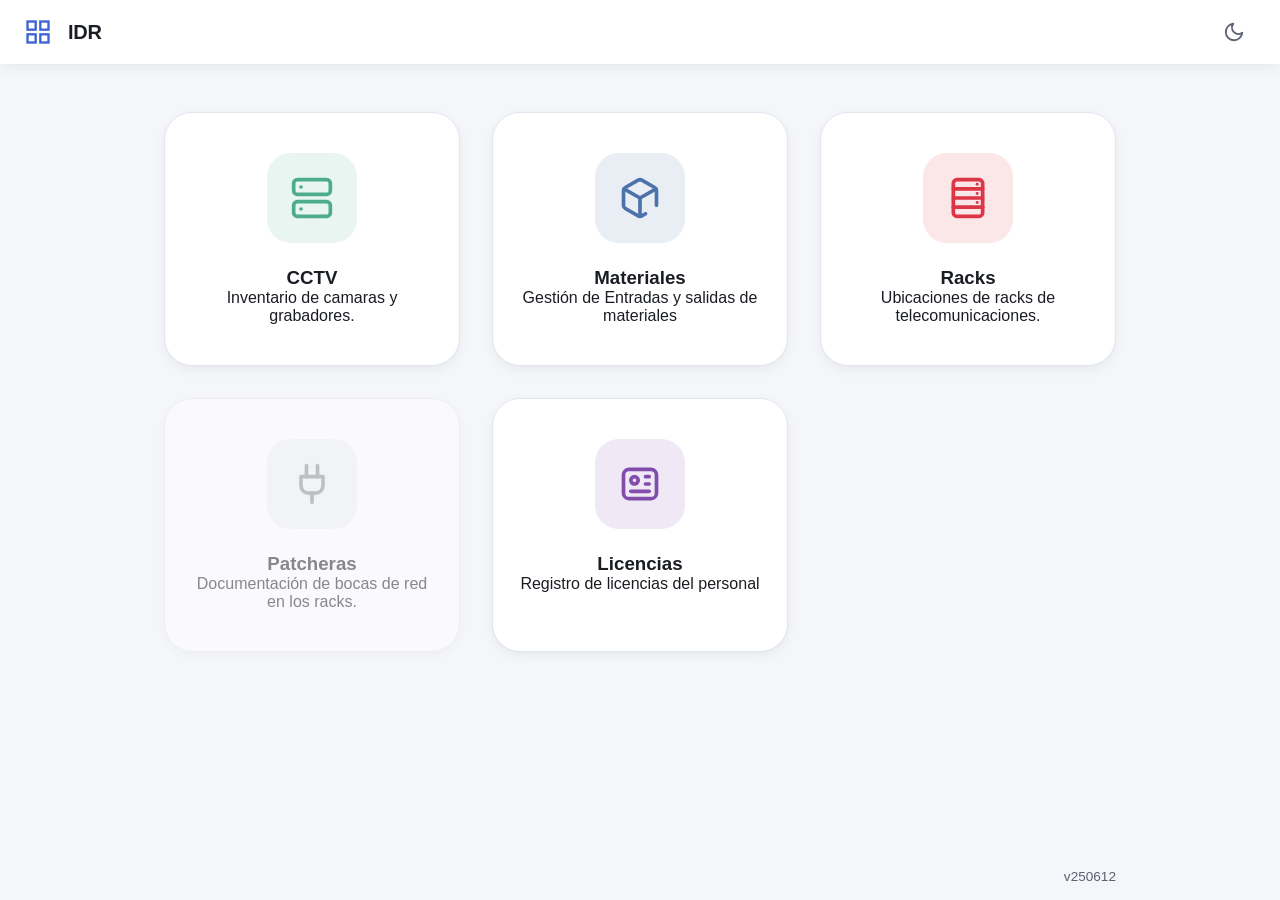
<file: index.html>
<!DOCTYPE html>
<html lang="es">

<head>
    <meta charset="UTF-8">
    <meta name="viewport" content="width=device-width, initial-scale=1.0">
    <meta http-equiv="Content-Security-Policy"
        content="default-src 'self'; script-src 'self'; style-src 'self'; img-src 'self' data:; font-src 'self' data:; object-src 'none'; base-uri 'none'; frame-ancestors 'none'; upgrade-insecure-requests;">
    <meta name="referrer" content="no-referrer">
    <meta name="mobile-web-app-capable" content="yes">
    <meta name="apple-mobile-web-app-capable" content="yes">
    <meta name="apple-mobile-web-app-status-bar-style" content="default">
    <script src="./flash.js"></script>
    <link rel="stylesheet" href="./styles.css">
    <link rel="icon" type="image/svg+xml" href="./icon.svg">
    <link rel="manifest" href="./manifest.json">
    <script src="./app.js" defer></script>
    <title>IDR launcher | Inicio</title>
</head>

<body>
    <svg xmlns="http://www.w3.org/2000/svg" class="svg-sprites" width="0" height="0">
        <defs>
            <symbol id="icon-moon" viewBox="0 0 24 24" fill="none" stroke="currentColor" stroke-width="2"
                stroke-linecap="round" stroke-linejoin="round">
                <path d="M21 12.79A9 9 0 1111.21 3 7 7 0 0021 12.79z" />
            </symbol>
            <symbol id="icon-sun" viewBox="0 0 24 24" fill="none" stroke="currentColor" stroke-width="2"
                stroke-linecap="round" stroke-linejoin="round">
                <circle cx="12" cy="12" r="5"></circle>
                <line x1="12" y1="1" x2="12" y2="3"></line>
                <line x1="12" y1="21" x2="12" y2="23"></line>
                <line x1="4.22" y1="4.22" x2="5.64" y2="5.64"></line>
                <line x1="18.36" y1="18.36" x2="19.78" y2="19.78"></line>
                <line x1="1" y1="12" x2="3" y2="12"></line>
                <line x1="21" y1="12" x2="23" y2="12"></line>
                <line x1="4.22" y1="19.78" x2="5.64" y2="18.36"></line>
                <line x1="18.36" y1="5.64" x2="19.78" y2="4.22"></line>
            </symbol>
            <symbol id="icon-install" viewBox="0 0 24 24" fill="none" stroke="currentColor" stroke-width="2"
                stroke-linecap="round" stroke-linejoin="round">
                <rect x="3" y="3" width="18" height="14" rx="2" ry="2"></rect>
                <line x1="8" y1="21" x2="16" y2="21"></line>
                <line x1="12" y1="17" x2="12" y2="21"></line>
                <polyline points="9 10 12 13 15 10"></polyline>
                <line x1="12" y1="6" x2="12" y2="13"></line>
            </symbol>
            <symbol id="icon-box" viewBox="0 0 24 24" fill="none" stroke="currentColor" stroke-width="2"
                stroke-linecap="round" stroke-linejoin="round">
                <path
                    d="M21 16V8a2 2 0 0 0-1-1.73l-7-4a2 2 0 0 0-2 0l-7 4A2 2 0 0 0 3 8v8a2 2 0 0 0 1 1.73l7 4a2 2 0 0 0 2 0l2-1.14" />
                <polyline points="3.29 7 12 12 20.71 7" />
                <line x1="12" y1="22" x2="12" y2="12" />
            </symbol>
            <symbol id="icon-camera" viewBox="0 0 24 24">
            <path d="M23 7l-7 5 7 5V7z" />
            <rect x="1" y="5" width="15" height="14" rx="2" />
        </symbol>
            <symbol id="icon-id" viewBox="0 0 24 24" fill="none" stroke="currentColor" stroke-width="2"
                stroke-linecap="round" stroke-linejoin="round">
                <rect x="3" y="4" width="18" height="16" rx="3" ry="3" />
                <circle cx="9" cy="10" r="2" />
                <line x1="15" y1="8" x2="17" y2="8" />
                <line x1="15" y1="12" x2="17" y2="12" />
                <line x1="7" y1="16" x2="17" y2="16" />
            </symbol>
            <symbol id="icon-server" viewBox="0 0 24 24" fill="none" stroke="currentColor" stroke-width="2"
                stroke-linecap="round" stroke-linejoin="round">
                <rect x="2" y="2" width="20" height="8" rx="2" ry="2"></rect>
                <rect x="2" y="14" width="20" height="8" rx="2" ry="2"></rect>
                <line x1="6" y1="6" x2="6.01" y2="6"></line>
                <line x1="6" y1="18" x2="6.01" y2="18"></line>
            </symbol>
            <symbol id="icon-rack" viewBox="0 0 24 24" fill="none" stroke="currentColor" stroke-width="2"
                stroke-linecap="round" stroke-linejoin="round">
                <rect x="4" y="2" width="16" height="20" rx="2" ry="2"></rect>
                <line x1="4" y1="7" x2="20" y2="7"></line>
                <line x1="4" y1="12" x2="20" y2="12"></line>
                <line x1="4" y1="17" x2="20" y2="17"></line>
                <circle cx="17" cy="4.5" r="0.8" fill="currentColor" stroke="none"></circle>
                <circle cx="17" cy="9.5" r="0.8" fill="currentColor" stroke="none"></circle>
                <circle cx="17" cy="14.5" r="0.8" fill="currentColor" stroke="none"></circle>
            </symbol>
            <symbol id="icon-logo" viewBox="0 0 24 24" fill="none" stroke="currentColor" stroke-width="2">
                <rect x="3" y="3" width="7" height="7"></rect>
                <rect x="14" y="3" width="7" height="7"></rect>
                <rect x="14" y="14" width="7" height="7"></rect>
                <rect x="3" y="14" width="7" height="7"></rect>
            </symbol>
            <symbol id="icon-plug" viewBox="0 0 24 24" fill="none" stroke="currentColor" stroke-width="2"
                stroke-linecap="round" stroke-linejoin="round">
                <path d="M12 22v-5" />
                <path d="M9 8V2" />
                <path d="M15 8V2" />
                <path d="M18 8v5a4 4 0 0 1-4 4h-4a4 4 0 0 1-4-4V8Z" />
            </symbol>
        </defs>
    </svg>

    <header class="header">
        <div class="header-logo">
            <svg class="svg-icon">
                <use href="#icon-logo" />
            </svg>
        </div>
        <h1 class="header-main-title">IDR</h1>
        <div class="header-actions">
            <button class="icon-btn" id="btn-install-app" title="Instalar Aplicación">
                <svg class="svg-icon">
                    <use href="#icon-install" />
                </svg>
            </button>
            <button class="icon-btn" id="btn-dark-mode" title="Alternar modo oscuro" aria-label="Modo oscuro">
                <svg class="svg-icon">
                    <use id="icon-theme-use" href="#icon-moon" />
                </svg>
            </button>
        </div>
    </header>

    <main class="container">


    
        <div class="app-grid">
            <!-- SGC (CCTV) -->
            <a href="./SGC/index.html" class="app-card card-green" rel="noopener noreferrer">
                <div class="app-icon-wrapper">
                    <svg class="app-icon">
                        <use href="#icon-server" />
                    </svg>
                </div>
                <div class="app-info">
                    <h3>CCTV</h3>
                    <p>Inventario de camaras y grabadores.</p>
                </div>
            </a>

            <!-- SGI (Materiales) -->
            <a href="./SGI/index.html" class="app-card card-blue" rel="noopener noreferrer">
                <div class="app-icon-wrapper">
                    <svg class="app-icon">
                        <use href="#icon-box" />
                    </svg>
                </div>
                <div class="app-info">
                    <h3>Materiales</h3>
                    <p>Gestión de Entradas y salidas de materiales</p>
                </div>
            </a>

            <!-- SGR (Racks) -->
            <a href="./SGR/index.html" class="app-card card-red" rel="noopener noreferrer">
                <div class="app-icon-wrapper">
                    <svg class="app-icon">
                        <use href="#icon-rack" />
                    </svg>
                </div>
                <div class="app-info">
                    <h3>Racks</h3>
                    <p>Ubicaciones de racks de telecomunicaciones.</p>
                </div>
            </a>

            <!-- SGP (Patcheras) --> 
            <a href="./SGP/index.html" class="app-card card-orange disabled" rel="noopener noreferrer">
                <div class="app-icon-wrapper">
                    <svg class="app-icon">
                        <use href="#icon-plug" />
                    </svg>
                </div>
                <div class="app-info">
                    <h3>Patcheras</h3>
                    <p>Documentación de bocas de red en los racks.</p>
                </div>
            </a>

            <!-- SGL (Licencias) -->
            <a href="./SGL/index.html" class="app-card card-purple" rel="noopener noreferrer">
                <div class="app-icon-wrapper">
                    <svg class="app-icon">
                        <use href="#icon-id" />
                    </svg>
                </div>
                <div class="app-info">
                    <h3>Licencias</h3>
                    <p>Registro de licencias del personal</p>
                </div>
            </a>
        </div>
    </main>
    <footer class="footer">
        <div class="app-version">v250612</div>
    </footer>
</body>

</html>
</file>
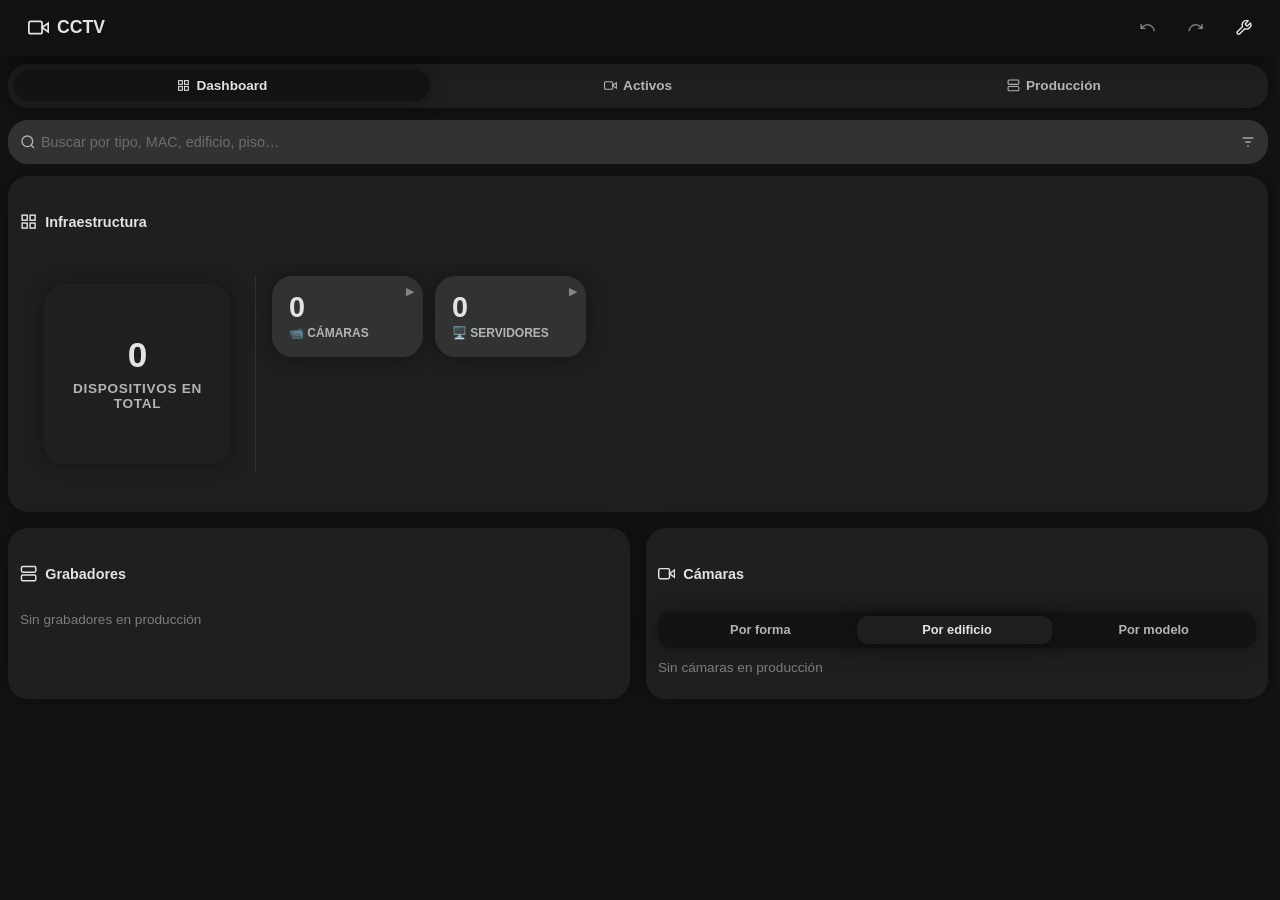
<file: SGC/index.html>
<!DOCTYPE html>
<html lang="es">

<head>
    <meta charset="UTF-8">
    <meta name="viewport" content="width=device-width, initial-scale=1.0">
    <meta http-equiv="Content-Security-Policy" content="default-src 'self';
        script-src 'self';
        style-src 'self';
        img-src 'self' data: blob:;
        font-src 'self' data:;
        connect-src 'self' https://api.github.com; 
        object-src 'none';
        base-uri 'none';
        form-action 'none';
        frame-ancestors 'none';
        upgrade-insecure-requests;">
    <meta name="referrer" content="no-referrer">
    <meta name="mobile-web-app-capable" content="yes">
    <meta name="apple-mobile-web-app-capable" content="yes">
    <meta name="apple-mobile-web-app-status-bar-style" content="default">
    <link rel="manifest" href="manifest.json">
    <link rel="icon" type="image/svg+xml" href="./icon.svg">
    <script src="./flash.js"></script>
    <link rel="stylesheet" href="./styles.css">
    <script src="./app.js" defer></script>

    <title>SGC</title>

</head>

<body>

    <svg class="svg-sprite">
        <symbol id="icon-camera" viewBox="0 0 24 24">
            <path d="M23 7l-7 5 7 5V7z" />
            <rect x="1" y="5" width="15" height="14" rx="2" />
        </symbol>
        <symbol id="icon-server" viewBox="0 0 24 24">
            <rect x="2" y="2" width="20" height="8" rx="2" />
            <rect x="2" y="14" width="20" height="8" rx="2" />
            <line x1="6" y1="6" x2="6.01" y2="6" />
            <line x1="6" y1="18" x2="6.01" y2="18" />
        </symbol>
        <symbol id="icon-grid" viewBox="0 0 24 24">
            <rect x="3" y="3" width="7" height="7" />
            <rect x="14" y="3" width="7" height="7" />
            <rect x="14" y="14" width="7" height="7" />
            <rect x="3" y="14" width="7" height="7" />
        </symbol>
        <symbol id="icon-plus" viewBox="0 0 24 24">
            <line x1="12" y1="5" x2="12" y2="19" />
            <line x1="5" y1="12" x2="19" y2="12" />
        </symbol>
        <symbol id="icon-edit" viewBox="0 0 24 24">
            <path d="M11 4H4a2 2 0 0 0-2 2v14a2 2 0 0 0 2 2h14a2 2 0 0 0 2-2v-7" />
            <path d="M18.5 2.5a2.121 2.121 0 0 1 3 3L12 15l-4 1 1-4 9.5-9.5z" />
        </symbol>
        <symbol id="icon-trash" viewBox="0 0 24 24">
            <polyline points="3 6 5 6 21 6" />
            <path d="M19 6l-1 14a2 2 0 0 1-2 2H8a2 2 0 0 1-2-2L5 6" />
            <path d="M10 11v6" />
            <path d="M14 11v6" />
            <path d="M9 6V4a1 1 0 0 1 1-1h4a1 1 0 0 1 1 1v2" />
        </symbol>

        <symbol id="icon-undo" viewBox="0 0 24 24">
            <path d="M3 7v6h6" class="icon-line" stroke="currentColor"></path>
            <path d="M21 17a9 9 0 00-9-9 9 9 0 00-6 2.3L3 13" class="icon-line" stroke="currentColor"></path>
        </symbol>
        <symbol id="icon-redo" viewBox="0 0 24 24">
            <path d="M21 7v6h-6" class="icon-line" stroke="currentColor"></path>
            <path d="M3 17a9 9 0 019-9 9 9 0 016 2.3L21 13" class="icon-line" stroke="currentColor"></path>
        </symbol>
        <symbol id="icon-sun" viewBox="0 0 24 24">
            <circle cx="12" cy="12" r="5" />
            <line x1="12" y1="1" x2="12" y2="3" />
            <line x1="12" y1="21" x2="12" y2="23" />
            <line x1="4.22" y1="4.22" x2="5.64" y2="5.64" />
            <line x1="18.36" y1="18.36" x2="19.78" y2="19.78" />
            <line x1="1" y1="12" x2="3" y2="12" />
            <line x1="21" y1="12" x2="23" y2="12" />
            <line x1="4.22" y1="19.78" x2="5.64" y2="18.36" />
            <line x1="18.36" y1="5.64" x2="19.78" y2="4.22" />
        </symbol>
        <symbol id="icon-moon" viewBox="0 0 24 24">
            <path d="M21 12.79A9 9 0 1 1 11.21 3 7 7 0 0 0 21 12.79z" />
        </symbol>
        <symbol id="icon-download" viewBox="0 0 24 24">
            <path d="M21 15v4a2 2 0 0 1-2 2H5a2 2 0 0 1-2-2v-4" />
            <polyline points="7 10 12 15 17 10" />
            <line x1="12" y1="15" x2="12" y2="3" />
        </symbol>
        <symbol id="icon-upload" viewBox="0 0 24 24">
            <path d="M21 15v4a2 2 0 0 1-2 2H5a2 2 0 0 1-2-2v-4" />
            <polyline points="17 8 12 3 7 8" />
            <line x1="12" y1="3" x2="12" y2="15" />
        </symbol>
        <symbol id="icon-alert" viewBox="0 0 24 24">
            <path d="M10.29 3.86L1.82 18a2 2 0 0 0 1.71 3h16.94a2 2 0 0 0 1.71-3L13.71 3.86a2 2 0 0 0-3.42 0z" />
            <line x1="12" y1="9" x2="12" y2="13" />
            <line x1="12" y1="17" x2="12.01" y2="17" />
        </symbol>
        <symbol id="icon-save" viewBox="0 0 24 24">
            <path d="M19 21H5a2 2 0 0 1-2-2V5a2 2 0 0 1 2-2h11l5 5v11a2 2 0 0 1-2 2z" class="icon-line"
                stroke="currentColor"></path>
            <polyline points="17 21 17 13 7 13 7 21" class="icon-line" stroke="currentColor"></polyline>
            <polyline points="7 3 7 8 15 8" class="icon-line" stroke="currentColor"></polyline>
        </symbol>
        <symbol id="icon-link" viewBox="0 0 24 24">
            <path d="M10 13a5 5 0 0 0 7.54.54l3-3a5 5 0 0 0-7.07-7.07l-1.72 1.71" />
            <path d="M14 11a5 5 0 0 0-7.54-.54l-3 3a5 5 0 0 0 7.07 7.07l1.71-1.71" />
        </symbol>
        <symbol id="icon-settings" viewBox="0 0 24 24" fill="none" stroke="currentColor" stroke-width="2"
            stroke-linecap="round" stroke-linejoin="round">
            <path
                d="M14.7 6.3a1 1 0 0 0 0 1.4l1.6 1.6a1 1 0 0 0 1.4 0l3.77-3.77a6 6 0 0 1-7.94 7.94l-6.91 6.91a2.12 2.12 0 0 1-3-3l6.91-6.91a6 6 0 0 1 7.94-7.94l-3.76 3.76z">
            </path>
        </symbol>
        <symbol id="icon-cancelar" viewBox="0 0 24 24">
            <line x1="18" y1="6" x2="6" y2="18" class="icon-line" stroke="currentColor"></line>
            <line x1="6" y1="6" x2="18" y2="18" class="icon-line" stroke="currentColor"></line>
        </symbol>
        <symbol id="icon-sliders" viewBox="0 0 24 24">
            <line x1="4" y1="21" x2="4" y2="14" class="icon-line" stroke="currentColor"></line>
            <line x1="4" y1="10" x2="4" y2="3" class="icon-line" stroke="currentColor"></line>
            <line x1="12" y1="21" x2="12" y2="12" class="icon-line" stroke="currentColor"></line>
            <line x1="12" y1="8" x2="12" y2="3" class="icon-line" stroke="currentColor"></line>
            <line x1="20" y1="21" x2="20" y2="16" class="icon-line" stroke="currentColor"></line>
            <line x1="20" y1="12" x2="20" y2="3" class="icon-line" stroke="currentColor"></line>
            <line x1="1" y1="14" x2="7" y2="14" class="icon-line" stroke="currentColor"></line>
            <line x1="9" y1="8" x2="15" y2="8" class="icon-line" stroke="currentColor"></line>
            <line x1="17" y1="16" x2="23" y2="16" class="icon-line" stroke="currentColor"></line>
        </symbol>
        <symbol id="icon-building" viewBox="0 0 24 24" fill="none" stroke="currentColor" stroke-width="2"
            stroke-linecap="round" stroke-linejoin="round">
            <rect x="3" y="3" width="18" height="18" rx="2" />
            <path d="M9 3v18" />
            <path d="M3 9h6" />
            <path d="M3 15h6" />
            <path d="M15 8h2" />
            <path d="M15 12h2" />
            <path d="M15 16h2" />
        </symbol>
        <symbol id="icon-external-link" viewBox="0 0 24 24">
            <path d="M18 13v6a2 2 0 0 1-2 2H5a2 2 0 0 1-2-2V8a2 2 0 0 1 2-2h6" fill="none" stroke="currentColor"
                stroke-width="2" stroke-linecap="round" stroke-linejoin="round"></path>
            <polyline points="15 3 21 3 21 9" fill="none" stroke="currentColor" stroke-width="2" stroke-linecap="round"
                stroke-linejoin="round"></polyline>
            <line x1="10" y1="14" x2="21" y2="3" fill="none" stroke="currentColor" stroke-width="2"
                stroke-linecap="round" stroke-linejoin="round"></line>
        </symbol>
        <symbol id="icon-search" viewBox="0 0 24 24">
            <circle cx="11" cy="11" r="8" />
            <line x1="21" y1="21" x2="16.65" y2="16.65" />
        </symbol>
        <symbol id="icon-filter" viewBox="0 0 24 24">
            <line x1="4" y1="6" x2="20" y2="6" />
            <line x1="8" y1="12" x2="16" y2="12" />
            <line x1="11" y1="18" x2="13" y2="18" />
        </symbol>
        <symbol id="icon-chevron-up" viewBox="0 0 24 24">
            <polyline points="18 15 12 9 6 15" />
        </symbol>
        <symbol id="icon-chevron-down" viewBox="0 0 24 24">
            <polyline points="6 9 12 15 18 9" />
        </symbol>
        <symbol id="icon-chevron-right" viewBox="0 0 24 24">
            <polyline points="9 18 15 12 9 6" />
        </symbol>
        <symbol id="icon-report" viewBox="0 0 24 24" fill="none" stroke="currentColor" stroke-width="2"
            stroke-linecap="round" stroke-linejoin="round">
            <path d="M14 2H6a2 2 0 0 0-2 2v16a2 2 0 0 0 2 2h12a2 2 0 0 0 2-2V8z" />
            <polyline points="14 2 14 8 20 8" />
            <line x1="16" y1="13" x2="8" y2="13" />
            <line x1="16" y1="17" x2="8" y2="17" />
            <polyline points="10 9 9 9 8 9" />
        </symbol>

        <symbol id="icon-cloud-up" viewBox="0 0 24 24" fill="none" stroke="currentColor" stroke-width="2"
            stroke-linecap="round" stroke-linejoin="round">
            <polyline points="16 16 12 12 8 16" />
            <line x1="12" y1="12" x2="12" y2="21" />
            <path d="M20.39 18.39A5 5 0 0 0 18 9h-1.26A8 8 0 1 0 3 16.3" />
        </symbol>
        <symbol id="icon-cloud-down" viewBox="0 0 24 24" fill="none" stroke="currentColor" stroke-width="2"
            stroke-linecap="round" stroke-linejoin="round">
            <polyline points="8 16 12 20 16 16" />
            <line x1="12" y1="20" x2="12" y2="11" />
            <path d="M20.39 18.39A5 5 0 0 0 18 9h-1.26A8 8 0 1 0 3 16.3" />
        </symbol>
        <symbol id="icon-eye" viewBox="0 0 24 24" fill="none" stroke="currentColor" stroke-width="2"
            stroke-linecap="round" stroke-linejoin="round">
            <path d="M1 12s4-8 11-8 11 8 11 8-4 8-11 8-11-8-11-8z" />
            <circle cx="12" cy="12" r="3" />
        </symbol>
        <symbol id="icon-eye-off" viewBox="0 0 24 24" fill="none" stroke="currentColor" stroke-width="2"
            stroke-linecap="round" stroke-linejoin="round">
            <path
                d="M17.94 17.94A10.07 10.07 0 0 1 12 20c-7 0-11-8-11-8a18.45 18.45 0 0 1 5.06-5.94M9.9 4.24A9.12 9.12 0 0 1 12 4c7 0 11 8 11 8a18.5 18.5 0 0 1-2.16 3.19m-6.72-1.07a3 3 0 1 1-4.24-4.24" />
            <line x1="1" y1="1" x2="23" y2="23" />
        </symbol>
        <symbol id="icon-gist" viewBox="0 0 24 24">
            <path
                d="M12 2C6.477 2 2 6.484 2 12.021c0 4.428 2.865 8.184 6.839 9.504.5.092.682-.217.682-.483 0-.237-.009-.868-.013-1.703-2.782.605-3.369-1.343-3.369-1.343-.454-1.158-1.11-1.466-1.11-1.466-.908-.62.069-.608.069-.608 1.003.07 1.531 1.032 1.531 1.032.892 1.53 2.341 1.088 2.91.832.092-.647.35-1.088.636-1.338-2.22-.253-4.555-1.113-4.555-4.951 0-1.093.39-1.988 1.029-2.688-.103-.253-.446-1.272.098-2.65 0 0 .84-.27 2.75 1.026A9.564 9.564 0 0 1 12 6.844a9.59 9.59 0 0 1 2.504.337c1.909-1.296 2.747-1.027 2.747-1.027.546 1.379.202 2.398.1 2.651.64.7 1.028 1.595 1.028 2.688 0 3.848-2.339 4.695-4.566 4.943.359.309.678.92.678 1.855 0 1.338-.012 2.419-.012 2.747 0 .268.18.58.688.482A10.02 10.02 0 0 0 22 12.021C22 6.484 17.522 2 12 2z" />
        </symbol>
        <symbol id="icon-install-app" viewBox="0 0 24 24" fill="none" stroke="currentColor" stroke-width="2"
            stroke-linecap="round" stroke-linejoin="round">
            <rect x="3" y="3" width="18" height="14" rx="2" ry="2"></rect>
            <line x1="8" y1="21" x2="16" y2="21"></line>
            <line x1="12" y1="17" x2="12" y2="21"></line>
            <polyline points="9 10 12 13 15 10"></polyline>
            <line x1="12" y1="6" x2="12" y2="13"></line>
        </symbol>
        <symbol id="icon-lock" viewBox="0 0 24 24" fill="none" stroke="currentColor" stroke-width="2"
            stroke-linecap="round" stroke-linejoin="round">
            <rect x="3" y="11" width="18" height="11" rx="2" ry="2"></rect>
            <path class="icon-lock-shackle" d="M7 11V7a5 5 0 0 1 10 0v4"></path>
        </symbol>
        <symbol id="icon-expand-all" viewBox="0 0 24 24" fill="none" stroke="currentColor" stroke-width="2"
            stroke-linecap="round" stroke-linejoin="round">
            <polyline points="7 4 4 4 4 7"></polyline>
            <polyline points="17 4 20 4 20 7"></polyline>
            <polyline points="7 20 4 20 4 17"></polyline>
            <polyline points="17 20 20 20 20 17"></polyline>
        </symbol>
        <symbol id="icon-collapse-all" viewBox="0 0 24 24" fill="none" stroke="currentColor" stroke-width="2"
            stroke-linecap="round" stroke-linejoin="round">
            <polyline points="4 9 4 4 9 4"></polyline>
            <polyline points="20 9 20 4 15 4"></polyline>
            <polyline points="4 15 4 20 9 20"></polyline>
            <polyline points="20 15 20 20 15 20"></polyline>
        </symbol>
        <symbol id="icon-collapse-floors" viewBox="0 0 24 24" fill="none" stroke="currentColor" stroke-width="2"
            stroke-linecap="round" stroke-linejoin="round">
            <polyline points="4 9 4 4 9 4"></polyline>
            <polyline points="20 9 20 4 15 4"></polyline>
            <line x1="4" y1="20" x2="20" y2="20"></line>
            <line x1="4" y1="15" x2="20" y2="15"></line>
        </symbol>
        <symbol id="icon-combine" viewBox="0 0 24 24" fill="none" stroke="currentColor" stroke-width="2"
            stroke-linecap="round" stroke-linejoin="round">
            <path d="M4 6h4l4 6h8" class="icon-line"></path>
            <path d="M4 18h4l4-6" class="icon-line"></path>
        </symbol>
        <symbol id="icon-replace-swap" viewBox="0 0 24 24" fill="none" stroke="currentColor" stroke-width="2"
            stroke-linecap="round" stroke-linejoin="round">
            <polyline points="17 4 21 8 17 12"></polyline>
            <line x1="3" y1="8" x2="21" y2="8"></line>
            <polyline points="7 20 3 16 7 12"></polyline>
            <line x1="21" y1="16" x2="3" y2="16"></line>
        </symbol>
        <symbol id="icon-cpu" viewBox="0 0 24 24" fill="none" stroke="currentColor" stroke-width="2"
            stroke-linecap="round" stroke-linejoin="round">
            <rect x="9" y="9" width="6" height="6"></rect>
            <rect x="2" y="2" width="20" height="20" rx="2" ry="2"></rect>
            <line x1="9" y1="2" x2="9" y2="9"></line>
            <line x1="15" y1="2" x2="15" y2="9"></line>
            <line x1="9" y1="15" x2="9" y2="22"></line>
            <line x1="15" y1="15" x2="15" y2="22"></line>
            <line x1="2" y1="9" x2="9" y2="9"></line>
            <line x1="2" y1="15" x2="9" y2="15"></line>
            <line x1="15" y1="9" x2="22" y2="9"></line>
            <line x1="15" y1="15" x2="22" y2="15"></line>
        </symbol>
    </svg>

    <header class="header">
        <h1 id="btn-inicio" class="clickable" title="Ir a la página principal">
            <svg class="icon icon-line">
                <use href="#icon-camera" />
            </svg>
            CCTV
        </h1>
        <span id="header-tab-titulo"></span>
        <div class="header-buttons">
            <button class="icon-btn hidden" id="btn-install-app" title="Instalar Aplicación">
                <svg class="icon icon-line">
                    <use href="#icon-download" />
                </svg>
            </button>

            <button class="icon-btn icon-trans" id="btn-undo" title="Deshacer (Ctrl+Z)" disabled>
                <svg class="icon icon-line">
                    <use href="#icon-undo" />
                </svg>
            </button>
            <button class="icon-btn icon-trans" id="btn-redo" title="Rehacer (Ctrl+Y)" disabled>
                <svg class="icon icon-line">
                    <use href="#icon-redo" />
                </svg>
            </button>

            <button class="icon-btn icon-trans" title="Ajustes">
                <svg class="icon icon-line">
                    <use href="#icon-settings" />
                </svg>
            </button>
        </div>
    </header>

    <div class="container">

        <div class="tabs">
            <button class="tab-btn activa" id="tab-dashboard">
                <svg class="icon icon-line tab-icon">
                    <use href="#icon-grid" />
                </svg>
                Dashboard
            </button>
            <button class="tab-btn" id="tab-activos">
                <svg class="icon icon-line tab-icon">
                    <use href="#icon-camera" />
                </svg>
                Activos
            </button>
            <button class="tab-btn" id="tab-produccion">
                <svg class="icon icon-line tab-icon">
                    <use href="#icon-server" />
                </svg>
                Producción
            </button>
        </div>

        <div class="search-actions-bar">
            <div id="barra-busqueda" class="search-inner">
                <input type="text" id="input-busqueda" placeholder="Buscar por tipo, MAC, edificio, piso…">
                <svg class="icon icon-line icon-search-lupa">
                    <use href="#icon-search" />
                </svg>
                <button id="btn-limpiar-busqueda" class="hidden">
                    <svg class="icon icon-line">
                        <use href="#icon-cancelar" />
                    </svg>
                </button>

                <div id="btn-filtros-wrap" class="filtros-wrap">
                    <button id="btn-filtros-busqueda" title="Personalizar búsqueda">
                        <svg class="icon icon-line">
                            <use href="#icon-filter" />
                        </svg>
                    </button>
                    <div id="dropdown-filtros" class="combobox-dropdown hidden">
                        <div class="filtro-dropdown-header">
                            <span class="filtro-dropdown-title">Campos</span>
                            <button id="btn-toggle-all-filtros" class="filtro-dropdown-desactivar">Desactivar
                                todo</button>
                        </div>
                        <div id="filtros-busqueda-lista"></div>
                    </div>
                </div>
            </div>
        </div>

        <div id="panel-dashboard" class="tab-panel">

            <div class="card" id="card-resumen-general">
                <h2 class="card-header-toggle">
                    <span class="titulo-fijo">
                        <svg class="icon icon-line">
                            <use href="#icon-grid" />
                        </svg> Infraestructura
                    </span>
                    <div id="dash-l2-vista-toggle" class="dash-l2-vista-toggle hidden">
                        <button class="dash-l2-vista-btn activa" data-action="l2-vista"
                            data-vista="forma">Forma</button>
                        <button class="dash-l2-vista-btn" data-action="l2-vista"
                            data-vista="edificio">Edificios</button>
                    </div>
                </h2>
                <div id="dash-disp-tree"></div>
            </div>

            <div class="dash-2col">

                <div class="dash-col-left">
                    <div class="card">
                        <h2><svg class="icon icon-line">
                                <use href="#icon-server" />
                            </svg> Grabadores</h2>
                        <div id="dash-grabadores"></div>
                    </div>
                </div>

                <div class="dash-col-right">
                    <div class="card">
                        <h2><svg class="icon icon-line">
                                <use href="#icon-camera" />
                            </svg> Cámaras</h2>

                        <div class="mini-tabs">
                            <button id="mini-tab-forma" class="mini-tab-btn activa" data-target="forma">
                                Por forma
                            </button>
                            <button id="mini-tab-edificio" class="mini-tab-btn" data-target="edificio">
                                Por edificio
                            </button>
                            <button id="mini-tab-modelo" class="mini-tab-btn" data-target="modelo">
                                Por modelo
                            </button>
                        </div>
                        <div id="dash-camaras" class="dash-camaras-container"></div>
                    </div>
                </div>
            </div>
        </div>

        <div id="panel-activos" class="tab-panel">
            <div class="card">
                <h2 class="card-h2--toolbar">
                    <span class="card-h2-titulo">
                        <svg class="icon icon-line">
                            <use href="#icon-camera" />
                        </svg>
                        Dispositivos
                        <span id="contador-dispositivos" class="contador-badge"></span>
                    </span>

                    <span class="card-h2-acciones">
                        <button id="btn-expandir-todo" class="icon-btn btn-inline" title="Expandir todo">
                            <svg class="icon icon-line">
                                <use href="#icon-expand-all" />
                            </svg>
                        </button>
                        <div id="btn-vista-activos-wrap">
                            <button class="icon-btn btn-inline" title="Opciones de vista">
                                <svg class="icon icon-line">
                                    <use href="#icon-sliders" />
                                </svg>
                            </button>
                            <div id="dropdown-vista-activos" class="combobox-dropdown hidden">
                                <div class="filtro-dropdown-header">
                                    <span class="filtro-dropdown-title">Agrupar por</span>
                                </div>
                                <div class="canal-disp-item" data-orden="edificio-piso">Edificio /
                                    Piso</div>
                                <div class="canal-disp-item" data-orden="estado">Estado</div>
                                <div class="canal-disp-item" data-orden="marca">Marca</div>
                                <div class="canal-disp-item" data-orden="modelo">Modelo</div>
                                <div class="canal-disp-item" data-orden="modelo-firmware">Firmware / Modelo</div>
                                <div class="canal-disp-item" data-orden="patrimonio">Patrimonio</div>
                                <div class="canal-disp-item" data-orden="forma">Tipo / Forma</div>
                            </div>
                        </div>
                        <button id="btn-reporte-agrupamiento" class="icon-btn btn-inline" title="Generar reporte">
                            <svg class="icon icon-line">
                                <use href="#icon-report" />
                            </svg>
                        </button>

                        <button class="icon-btn btn-edit btn-inline" title="Agregar dispositivo">
                            <svg class="icon icon-line">
                                <use href="#icon-plus" />
                            </svg>
                        </button>
                    </span>
                </h2>
                <div id="lista-dispositivos"></div>
            </div>
        </div>

        <div id="panel-produccion" class="tab-panel">
            <div class="card">
                <h2>
                    <svg class="icon icon-line">
                        <use href="#icon-server" />
                    </svg>
                    Grabadores (NVR / DVR)
                    <button class="icon-btn btn-edit btn-inline" title="Agregar grabador">
                        <svg class="icon icon-line">
                            <use href="#icon-plus" />
                        </svg>
                    </button>
                </h2>
                <div id="lista-grabadores"></div>
            </div>

            <div class="card panel-produccion--card-mt">
                <h2>
                    <svg class="icon icon-line">
                        <use href="#icon-grid" />
                    </svg> Otros dispositivos
                    <button class="icon-btn btn-edit btn-inline" title="Agregar dispositivo">
                        <svg class="icon icon-line">
                            <use href="#icon-plus" />
                        </svg>
                    </button>
                </h2>
                <div id="lista-otros-prod"></div>
            </div>
        </div>

    </div>

    <div class="modal" id="modal-ajustes">
        <div class="modal-content modal-content--flex sm2">
            <div class="modal-header modal-sticky-header">
                <h3>
                    <svg class="icon icon-line">
                        <use href="#icon-settings" />
                    </svg>
                    Ajustes
                </h3>
                <span class="modal-header-version">260625</span>
            </div>

            <div class="modal-scroll-body">

                <div class="ajustes-section">
                    <div class="section-label">Infraestructura</div>
                    <div class="btn-group">
                        <button class="btn-ajustes">
                            <svg class="icon icon-line">
                                <use href="#icon-grid" />
                            </svg>
                            Dispositivos
                            <svg class="icon icon-line btn-ajustes-chevron">
                                <use href="#icon-chevron-right" />
                            </svg>
                        </button>
                        <button class="btn-ajustes">
                            <svg class="icon icon-line">
                                <use href="#icon-building" />
                            </svg>
                            Edificios
                            <svg class="icon icon-line btn-ajustes-chevron">
                                <use href="#icon-chevron-right" />
                            </svg>
                        </button>
                    </div>
                </div>
                <div class="ajustes-section">
                    <div class="section-label">Interfaz</div>
                    <div class="gist-autosync-row" id="label-recordar-grupos">
                        <span class="gist-autosync-text">
                            <span class="gist-autosync-title">Recordar grupos colapsados</span>
                        </span>
                        <div class="toggle-switch" id="toggle-recordar-grupos">
                            <div class="toggle-thumb"></div>
                        </div>
                    </div>
                </div>
                <div class="ajustes-section">
                    <div class="section-label">Herramientas</div>
                    <div class="btn-group btn-group--no-mt">
                        <button class="btn-ajustes" id="btn-ajustes-parseador">
                            <svg class="icon icon-line">
                                <use href="#icon-sliders" />
                            </svg>
                            Parseador de canales
                            <svg class="icon icon-line btn-ajustes-chevron">
                                <use href="#icon-chevron-right" />
                            </svg>
                        </button>
                        <button class="btn-ajustes" id="btn-ajustes-parseador-datos">
                            <svg class="icon icon-line">
                                <use href="#icon-cpu" />
                            </svg>
                            Parseador de datos
                            <svg class="icon icon-line btn-ajustes-chevron">
                                <use href="#icon-chevron-right" />
                            </svg>
                        </button>
                    </div>
                </div>
                <div class="ajustes-section">
                    <div class="section-label">Sincronización</div>
                    <div class="gist-sync-row">
                        <button class="btn-ajustes flex-1">
                            <svg class="icon icon-line">
                                <use href="#icon-gist" />
                            </svg>
                            GitHub Gist
                            <svg class="icon icon-line btn-ajustes-chevron">
                                <use href="#icon-chevron-right" />
                            </svg>
                        </button>
                        <button id="btn-ajustes-gist-subir" class="icon-btn btn-gist-action" title="Subir a Gist"
                            class="hidden">
                            <svg class="icon icon-line">
                                <use href="#icon-cloud-up" />
                            </svg>
                        </button>
                        <button id="btn-ajustes-gist-bajar" class="icon-btn btn-gist-action" title="Bajar de Gist"
                            class="hidden">
                            <svg class="icon icon-line">
                                <use href="#icon-cloud-down" />
                            </svg>
                        </button>
                    </div>
                </div>
                <div class="ajustes-section">
                    <div class="section-label">Datos Locales</div>
                    <div class="btn-group btn-group--no-mt">
                        <button class="btn-ajustes">
                            <svg class="icon icon-line">
                                <use href="#icon-download" />
                            </svg>
                            Respaldar
                            <svg class="icon icon-line btn-ajustes-chevron">
                                <use href="#icon-chevron-right" />
                            </svg>
                        </button>
                        <button class="btn-ajustes">
                            <svg class="icon icon-line">
                                <use href="#icon-upload" />
                            </svg>
                            Restaurar
                            <svg class="icon icon-line btn-ajustes-chevron">
                                <use href="#icon-chevron-right" />
                            </svg>
                        </button>
                        <button class="btn-ajustes">
                            <svg class="icon icon-line">
                                <use href="#icon-trash" />
                            </svg>
                            Restablecer
                            <svg class="icon icon-line btn-ajustes-chevron">
                                <use href="#icon-chevron-right" />
                            </svg>
                        </button>
                    </div>
                </div>
            </div>
            <div class="modal-sticky-footer">
                <div class="btn-group btn-group--no-mt">
                    <button class="btn-cancel">
                        <svg class="icon icon-line">
                            <use href="#icon-cancelar" />
                        </svg>Cerrar</button>
                    <button class="icon-btn" id="btn-alternar-tema" title="Alternar tema">
                        <svg class="icon icon-line" id="icono-tema">
                            <use href="#icon-moon" />
                        </svg>
                    </button>
                </div>
            </div>
        </div>
    </div>

    <div class="modal" id="modal-reporte-agrupamiento">
        <div class="modal-content modal-content--flex sm2">
            <div class="modal-header modal-sticky-header">
                <h3>
                    <svg class="icon icon-line">
                        <use href="#icon-report" />
                    </svg>
                    Generar reporte
                </h3>
            </div>

            <div class="modal-scroll-body">
                <div class="d-flex-between section-label section-label--mb">
                    <span>Grupos de la vista a incluir</span>
                    <span id="btn-toggle-chk-reporte" class="btn-text-action">Deseleccionar todo</span>
                </div>
                <div id="reporte-agrupamiento-lista" class="reporte-opciones-lista">
                </div>
            </div>

            <div class="modal-sticky-footer">
                <div class="btn-group btn-group--no-mt">
                    <button class="btn-edit btn-flex" id="btn-generar-reporte-agrupamiento">
                        <svg class="icon icon-line">
                            <use href="#icon-download" />
                        </svg>
                        Descargar
                    </button>
                    <button class="btn-cancel btn-flex">Cancelar</button>
                </div>
            </div>
        </div>
    </div>

    <div class="modal" id="modal-tipos-dispositivo">
        <div class="modal-content modal-content--flex sm2">
            <h3 class="modal-sticky-header">
                <svg class="icon icon-line">
                    <use href="#icon-grid" />
                </svg>
                Dispositivos
            </h3>

            <div class="modal-scroll-body">
                <div id="lista-tipos-custom"></div>
            </div>

            <div class="modal-sticky-footer">
                <div class="input-flex-row">
                    <input type="text" id="nuevo-tipo-label" placeholder="Ej: Router, PC, Joystick…" maxlength="100"
                        class="flex-1">
                    <button class="icon-btn btn-edit" title="Agregar tipo">
                        <svg class="icon icon-line">
                            <use href="#icon-plus" />
                        </svg>
                    </button>
                </div>
                <div class="btn-group btn-group--no-mt">
                    <button class="btn-cancel">
                        <svg class="icon icon-line">
                            <use href="#icon-undo" />
                        </svg> Volver
                    </button>
                </div>
            </div>
        </div>
    </div>

    <div class="modal" id="modal-edificios">
        <div class="modal-content modal-content--flex sm2">
            <h3 class="modal-sticky-header">
                <svg class="icon icon-line">
                    <use href="#icon-building" />
                </svg>
                Edificios
            </h3>

            <div class="modal-scroll-body">
                <div id="lista-edificios"></div>
            </div>

            <div class="modal-sticky-footer">
                <div class="input-flex-row">
                    <input type="text" id="nuevo-edificio-nombre" placeholder="Ej: Torre A, Edificio Central…"
                        maxlength="100" class="flex-1">
                    <button class="icon-btn btn-edit" title="Agregar edificio">
                        <svg class="icon icon-line">
                            <use href="#icon-plus" />
                        </svg>
                    </button>
                </div>
                <div class="btn-group btn-group--no-mt">
                    <button class="btn-cancel">
                        <svg class="icon icon-line">
                            <use href="#icon-undo" />
                        </svg> Volver
                    </button>
                </div>
            </div>
        </div>
    </div>

    <div class="modal" id="modal-gist">
        <div class="modal-content modal-content--flex">
            <h3 class="modal-sticky-header">
                <svg class="icon icon-line">
                    <use href="#icon-gist" />
                </svg>
                GitHub Gist
            </h3>

            <div class="modal-scroll-body">

                <div class="form-group">
                    <label>Personal Access Token</label>
                    <div class="gist-input-row">
                        <input type="password" id="gist-token" placeholder="ghp_xxxxxxxxxxxxxxxxxxxx" autocomplete="off"
                            spellcheck="false">
                        <button class="icon-btn gist-eye-btn" id="gist-token-eye" title="Mostrar/ocultar">
                            <svg class="icon icon-line icon--md">
                                <use href="#icon-eye" id="gist-eye-icon" />
                            </svg>
                        </button>
                        <a class="icon-btn gist-eye-btn icon-link"
                            href="https://github.com/settings/tokens/new?description=CCTV+Sync&scopes=gist"
                            target="_blank" title="Crear token en GitHub">
                            <svg class="icon icon-line icon--md">
                                <use href="#icon-plus" />
                            </svg>
                        </a>
                    </div>
                </div>

                <div class="form-group">
                    <label>Gist ID</label>
                    <div class="gist-input-row">
                        <input type="text" id="gist-id" placeholder="Dejar vacío para crear uno nuevo"
                            autocomplete="off" spellcheck="false">
                        <a id="gist-link-btn" class="icon-btn gist-eye-btn icon-link hidden" target="_blank"
                            title="Abrir en GitHub">
                            <svg class="icon icon-line icon--md">
                                <use href="#icon-external-link" />
                            </svg>
                        </a>
                    </div>
                </div>

                <div class="section-label section-label--mt">Acciones</div>
                <div class="btn-group btn-group--no-mt btn-group--mb">
                    <button class="btn-cancel" id="btn-gist-subir">
                        <svg class="icon icon-line">
                            <use href="#icon-cloud-up" />
                        </svg> Subir
                    </button>
                    <button class="btn-cancel" id="btn-gist-bajar">
                        <svg class="icon icon-line">
                            <use href="#icon-cloud-down" />
                        </svg> Bajar
                    </button>
                </div>

                <label class="gist-autosync-row" id="gist-autosync-label">
                    <span class="gist-autosync-text">
                        <span class="gist-autosync-title">Sincronización automática</span>
                        <span class="dash-empty-text">Sube y comprueba cambios al iniciar</span>
                    </span>
                    <div class="toggle-switch" id="gist-autosync-toggle">
                        <div class="toggle-thumb"></div>
                    </div>
                </label>

                <div class="gist-privacy-note">
                    🔒 <strong>Datos sensibles:</strong> El Gist contiene IPs, MACs y ubicaciones de tu infraestructura.
                    Asegurate de que esté configurado como <strong>secreto</strong> en GitHub y de no compartir el link.
                    El scope del token tiene que tener habilitado solamente el apartado <strong>gist.</strong>
                </div>

                <p id="gist-sync-status" class="gist-sync-status"></p>
            </div>

            <div class="modal-sticky-footer modal-sticky-footer--col">
                <div class="btn-group btn-group--no-mt">
                    <button class="btn-edit">
                        <svg class="icon icon-line">
                            <use href="#icon-save" />
                        </svg> Guardar
                    </button>
                    <button class="btn-cancel">
                        <svg class="icon icon-line">
                            <use href="#icon-undo" />
                        </svg> Volver
                    </button>
                </div>
            </div>
        </div>
    </div>

    <div class="modal" id="modal-gist-novedades">
        <div class="modal-content">
            <h3>
                <svg class="icon icon-line">
                    <use href="#icon-cloud-down" />
                </svg>
                Novedades en GitHub
            </h3>
            <p class="gist-novedades-desc">Se encontraron datos en GitHub que difieren de los locales:</p>
            <div id="gist-novedades-detalle" class="gist-novedades-detalle"></div>
            <p class="gist-novedades-pregunta" id="gist-novedades-pregunta">¿Querés agregarlos a tus datos locales?</p>

            <div class="btn-group btn-group--mt-lg">
                <button class="btn-edit" id="gist-novedades-ok">
                    <svg class="icon icon-line">
                        <use href="#icon-combine" />
                    </svg> Combinar
                </button>
                <button class="btn-delete hidden" id="gist-novedades-reemplazar">
                    <svg class="icon icon-line">
                        <use href="#icon-replace-swap" />
                    </svg> Reemplazar
                </button>
                <button class="btn-cancel" id="gist-novedades-ignorar"><svg class="icon icon-line">
                        <use href="#icon-cancelar" />
                    </svg>Ignorar</button>
            </div>
            <div class="btn-group">
                <button class="btn-cancel" id="gist-novedades-ver-detalle">
                    <svg class="icon icon-line">
                        <use href="#icon-report" />
                    </svg> Ver detalles
                </button>
            </div>
        </div>
    </div>

    <div class="modal" id="modal-gist-detalle">
        <div class="modal-content modal-content--flex">
            <h3 class="modal-sticky-header">
                <svg class="icon icon-line">
                    <use href="#icon-report" />
                </svg>
                Detalle del merge
            </h3>
            <div class="modal-scroll-body">
                <div id="gist-detalle-lista"></div>
            </div>
            <div class="modal-sticky-footer">
                <div class="btn-group btn-group--no-mt">
                    <button class="btn-cancel" id="gist-detalle-volver">
                        <svg class="icon icon-line">
                            <use href="#icon-undo" />
                        </svg> Volver
                    </button>
                </div>
            </div>
        </div>
    </div>

    <button id="btn-scroll-top" title="Ir arriba" class="hidden">
        <svg class="icon icon-line icon--scroll-top">
            <use href="#icon-chevron-up" />
        </svg>
    </button>

    <div id="toast" class="toast"></div>

    <div class="modal" id="modal-nuevo-otro-prod">
        <div class="modal-content modal-content--flex">
            <h3 class="modal-sticky-header">
                <svg class="icon icon-line">
                    <use href="#icon-link" />
                </svg> Agregar a Producción
            </h3>
            <div class="modal-scroll-body">
                <div class="form-group">
                    <label>Descripción</label>
                    <input type="text" id="nuevo-otro-prod-descripcion" placeholder="Ej: Monitor Sala de Guardia"
                        maxlength="80">
                </div>
                <div class="form-row">
                    <div class="form-group form-group--flex-row">
                        <div class="form-group--flex-inner">
                            <label>Dispositivo asignado *</label>
                            <div class="combobox-wrap">
                                <input type="text" id="nuevo-otro-prod-disp-input" placeholder="Buscar por MAC, modelo…"
                                    maxlength="100" autocomplete="off" spellcheck="false">
                                <input type="hidden" id="sel-nuevo-otro-prod-dispositivo">
                                <div id="nuevo-otro-prod-disp-dropdown" class="combobox-dropdown"></div>
                            </div>
                        </div>
                    </div>
                    <div class="form-group">
                        <label>IP</label>
                        <input type="text" id="nuevo-otro-prod-ip" placeholder="Ej: 192.168.1.50" maxlength="46">
                    </div>
                </div>
                <div class="form-row">
                    <div class="form-group">
                        <label>Edificio</label>
                        <select id="nuevo-otro-prod-edificio"></select>
                    </div>
                    <div class="form-group">
                        <label>Piso</label>
                        <input type="text" id="nuevo-otro-prod-piso" placeholder="Ej: PB, 3" maxlength="4">
                    </div>
                </div>
                <div class="form-row">
                    <div class="form-group">
                        <label>Rack</label>
                        <input type="text" id="nuevo-otro-prod-rack" placeholder="Ej: Rack-02" maxlength="40">
                    </div>
                    <div class="form-group">
                        <label>Puerto</label>
                        <input type="text" id="nuevo-otro-prod-puerto" placeholder="Ej: 80" maxlength="10">
                    </div>
                </div>
                <div class="form-group">
                    <label>Comentarios</label>
                    <textarea id="nuevo-otro-prod-comentarios" class="textarea-modal" placeholder="Notas adicionales…"
                        rows="2" maxlength="300"></textarea>
                </div>
            </div>
            <div class="modal-sticky-footer">
                <div class="btn-group btn-group--no-mt">
                    <button class="btn-edit"><svg class="icon icon-line">
                            <use href="#icon-save" />
                        </svg> Guardar</button>
                    <button class="btn-cancel">Cancelar</button>
                </div>
            </div>
        </div>
    </div>

    <div class="modal" id="modal-editar-otro-prod">
        <div class="modal-content modal-content--flex">
            <h3 class="modal-sticky-header">
                <svg class="icon icon-line">
                    <use href="#icon-edit" />
                </svg> Editar Dispositivo
            </h3>
            <div class="modal-scroll-body">
                <div class="form-group">
                    <label>Descripción</label>
                    <input type="text" id="editar-otro-prod-descripcion" placeholder="Ej: Monitor Sala de Guardia"
                        maxlength="80">
                </div>
                <div class="form-row">
                    <div class="form-group form-group--flex-row">
                        <div class="form-group--flex-inner">
                            <label>Dispositivo asignado *</label>
                            <div class="combobox-wrap">
                                <input type="text" id="editar-otro-prod-disp-input"
                                    placeholder="Buscar por MAC, modelo…" maxlength="100" autocomplete="off"
                                    spellcheck="false">
                                <input type="hidden" id="sel-editar-otro-prod-dispositivo">
                                <div id="editar-otro-prod-disp-dropdown" class="combobox-dropdown"></div>
                            </div>
                        </div>
                        <button id="btn-ver-activo-otro-prod" class="icon-btn btn-backup btn-ver-activo hidden"
                            title="Ver activo">
                            <svg class="icon icon-line">
                                <use href="#icon-external-link" />
                            </svg>
                        </button>
                    </div>
                    <div class="form-group">
                        <label>IP</label>
                        <input type="text" id="editar-otro-prod-ip" placeholder="Ej: 192.168.1.50" maxlength="46">
                    </div>
                </div>
                <div class="form-row">
                    <div class="form-group">
                        <label>Edificio</label>
                        <select id="editar-otro-prod-edificio"></select>
                    </div>
                    <div class="form-group">
                        <label>Piso</label>
                        <input type="text" id="editar-otro-prod-piso" placeholder="Ej: PB, 3" maxlength="4">
                    </div>
                </div>
                <div class="form-row">
                    <div class="form-group">
                        <label>Rack</label>
                        <input type="text" id="editar-otro-prod-rack" placeholder="Ej: Rack-02" maxlength="40">
                    </div>
                    <div class="form-group">
                        <label>Puerto</label>
                        <input type="text" id="editar-otro-prod-puerto" placeholder="Ej: 80" maxlength="10">
                    </div>
                </div>
                <div class="form-group">
                    <label>Comentarios</label>
                    <textarea id="editar-otro-prod-comentarios" class="textarea-modal" placeholder="Notas adicionales…"
                        rows="2" maxlength="300"></textarea>
                </div>
            </div>
            <div class="modal-sticky-footer modal-sticky-footer--col">
                <div class="btn-group btn-group--no-mt">
                    <button class="btn-edit"><svg class="icon icon-line">
                            <use href="#icon-save" />
                        </svg> Guardar</button>
                    <button class="btn-delete"><svg class="icon icon-line">
                            <use href="#icon-trash" />
                        </svg> Eliminar</button>
                </div>
                <div class="btn-group btn-group--no-mt">
                    <button class="btn-cancel btn-flex">Cancelar</button>
                    <button class="icon-btn btn-lock-modal" id="btn-lock-editar-otro-prod" title="Desbloquear edición">
                        <svg class="icon icon-line">
                            <use href="#icon-lock" />
                        </svg>
                    </button>
                </div>
            </div>
        </div>
    </div>

    <div class="modal" id="modal-nuevo-disp">
        <div class="modal-content modal-content--flex">
            <h3 class="modal-sticky-header"><svg class="icon icon-line">
                    <use href="#icon-camera" />
                </svg> Nuevo dispositivo</h3>

            <div class="modal-scroll-body">
                <div class="form-row">
                    <div class="form-group">
                        <label>Tipo *</label>
                        <select id="nuevo-disp-tipo">
                            <option value="">Seleccionar…</option>
                        </select>
                    </div>
                    <div class="form-group hidden" id="nuevo-disp-forma-group">
                        <label>Forma</label>
                        <select id="nuevo-disp-forma">
                            <option value="">Seleccionar…</option>
                            <option value="domo">Domo</option>
                            <option value="bullet">Bullet</option>
                            <option value="turret">Turret</option>
                            <option value="minidomo">Mini domo</option>
                            <option value="minibullet">Mini bullet</option>
                            <option value="domo-ptz">Domo PTZ</option>
                        </select>
                    </div>
                    <div class="form-group hidden" id="nuevo-disp-canales-group">
                        <label>Cantidad de canales *</label>
                        <input type="number" id="nuevo-disp-canales" placeholder="Ej: 16" min="1" max="256" value="16">
                    </div>
                </div>

                <div class="form-row">
                    <div class="form-group">
                        <label>Modelo</label>
                        <input type="text" id="nuevo-disp-modelo" placeholder="Ej: DS-2CD2143G2" maxlength="60">
                    </div>
                    <div class="form-group">
                        <label>Marca</label>
                        <input type="text" id="nuevo-disp-marca" placeholder="Ej: Hikvision" maxlength="50">
                    </div>
                </div>

                <div class="form-row">
                    <div class="form-group">
                        <label>MAC</label>
                        <input type="text" id="nuevo-disp-mac" placeholder="Ej: AA:BB:CC:DD:EE:FF, 11:22:33:44:55:66"
                            maxlength="500">
                    </div>
                    <div class="form-group">
                        <label>Serial</label>
                        <input type="text" id="nuevo-disp-serial" placeholder="Ej: DS2CD2143-20241001" maxlength="80">
                    </div>
                </div>
                <div class="form-row">
                    <div class="form-group">
                        <label>Patrimonio</label>
                        <input type="text" id="nuevo-disp-patrimonio" placeholder="Ej: PAT-00123" maxlength="60">
                    </div>

                    <div class="form-group">
                        <label>Firmware</label>
                        <input type="text" id="nuevo-disp-firmware" placeholder="Ej: V5.7.15 build 230928"
                            maxlength="80">
                    </div>
                </div>
                <div class="form-group">
                    <label>Comentario</label>
                    <textarea id="nuevo-disp-comentario" class="textarea-modal" placeholder="Notas sobre el activo…"
                        rows="2" maxlength="300"></textarea>
                </div>
            </div>

            <div class="modal-sticky-footer">
                <div class="btn-group btn-group--no-mt">
                    <button class="btn-edit">
                        <svg class="icon icon-line">
                            <use href="#icon-save" />
                        </svg> Guardar
                    </button>
                    <button class="btn-cancel">
                        <svg class="icon icon-line">
                            <use href="#icon-cancelar" />
                        </svg>Cancelar
                    </button>
                </div>
            </div>
        </div>
    </div>

    <div class="modal" id="modal-editar-disp">
        <div class="modal-content modal-content--flex">
            <h3 class="modal-sticky-header modal-sticky-header--with-select">
                <span class="modal-header-title">
                    <svg class="icon icon-line">
                        <use href="#icon-edit" />
                    </svg> Activo
                </span>
                <div class="estado-disp-wrap">
                    <button id="btn-estado-disp" class="btn-estado-disp" type="button">
                        <span class="estado-disp-dot" id="estado-disp-dot"></span>
                        <span id="estado-disp-label">Normal</span>
                        <svg class="icon icon-line estado-disp-chevron">
                            <use href="#icon-chevron-down" />
                        </svg>
                    </button>
                    <div id="dropdown-estado-disp" class="combobox-dropdown hidden">
                        <div class="canal-disp-item" data-estado="">
                            <span class="estado-disp-dot estado-disp-dot--normal"></span> Normal
                        </div>
                        <div class="canal-disp-item" data-estado="averiado">
                            <span class="estado-disp-dot estado-disp-dot--averiado"></span> Averiado
                        </div>
                        <div class="canal-disp-item" data-estado="desafectado">
                            <span class="estado-disp-dot estado-disp-dot--desafectado"></span> Desafectado
                        </div>
                        <div class="canal-disp-item" data-estado="descontinuado">
                            <span class="estado-disp-dot estado-disp-dot--descontinuado"></span> Descontinuado
                        </div>
                        <div class="canal-disp-item" data-estado="revisar">
                            <span class="estado-disp-dot estado-disp-dot--revisar"></span> En revisión
                        </div>
                        <div class="canal-disp-item" data-estado="perdido">
                            <span class="estado-disp-dot estado-disp-dot--perdido"></span> Perdido
                        </div>
                    </div>
                </div>
            </h3>

            <div class="modal-scroll-body">
                <div class="form-row">
                    <div class="form-group">
                        <label>Tipo *</label>
                        <select id="editar-disp-tipo">
                            <option value="">Seleccionar…</option>
                        </select>
                    </div>
                    <div class="form-group hidden" id="editar-disp-forma-group">
                        <label>Forma</label>
                        <select id="editar-disp-forma">
                            <option value="">Seleccionar…</option>
                            <option value="domo">Domo</option>
                            <option value="bullet">Bullet</option>
                            <option value="turret">Turret</option>
                            <option value="minidomo">Mini domo</option>
                            <option value="minibullet">Mini bullet</option>
                            <option value="domo-ptz">Domo PTZ</option>
                        </select>
                    </div>
                    <div class="form-group hidden" id="editar-disp-canales-group">
                        <label>Cantidad de canales *</label>
                        <input type="number" id="editar-disp-canales" placeholder="Ej: 16" min="1" max="256" value="16">
                    </div>
                </div>

                <div class="form-row">
                    <div class="form-group">
                        <label>Modelo</label>
                        <input type="text" id="editar-disp-modelo" placeholder="Ej: DS-2CD2143G2" maxlength="60">
                    </div>
                    <div class="form-group">
                        <label>Marca</label>
                        <input type="text" id="editar-disp-marca" placeholder="Ej: Hikvision" maxlength="50">
                    </div>
                </div>

                <div class="form-row">
                    <div class="form-group form-group--flex-row">
                        <div class="form-group--flex-inner">
                            <label>MAC</label>
                            <input type="text" id="editar-disp-mac" placeholder="Ej: AA:BB:CC:DD:EE:FF" maxlength="17">
                        </div>
                        <button id="btn-editar-asignacion" class="icon-btn btn-backup btn-ver-activo hidden"
                            title="Ver asignación">
                            <svg class="icon icon-line">
                                <use href="#icon-external-link" />
                            </svg>
                        </button>
                    </div>
                    <div class="form-group">
                        <label>Serial</label>
                        <input type="text" id="editar-disp-serial" placeholder="Ej: DS2CD2143-20241001" maxlength="80">
                    </div>
                </div>
                <div class="form-row">
                    <div class="form-group">
                        <label>Patrimonio</label>
                        <input type="text" id="editar-disp-patrimonio" placeholder="Ej: PAT-00123" maxlength="60">
                    </div>

                    <div class="form-group">
                        <label>Firmware</label>
                        <input type="text" id="editar-disp-firmware" placeholder="Ej: V5.7.15 build 230928"
                            maxlength="80">
                    </div>
                </div>
                <div class="form-group">
                    <label>Comentario</label>
                    <textarea id="editar-disp-comentario" class="textarea-modal" placeholder="Notas sobre el activo…"
                        rows="2" maxlength="300"></textarea>
                </div>
            </div>

            <div class="modal-sticky-footer modal-sticky-footer--col">
                <div class="btn-group btn-group--no-mt">
                    <button class="btn-edit">
                        <svg class="icon icon-line">
                            <use href="#icon-save" />
                        </svg> Guardar
                    </button>
                    <button class="btn-delete">
                        <svg class="icon icon-line">
                            <use href="#icon-trash" />
                        </svg> Eliminar
                    </button>
                </div>
                <div class="btn-group btn-group--no-mt">
                    <button class="btn-cancel btn-flex">Cancelar</button>
                    <button class="icon-btn btn-lock-modal" id="btn-lock-editar-disp" title="Desbloquear edición">
                        <svg class="icon icon-line">
                            <use href="#icon-lock" />
                        </svg>
                    </button>
                </div>
            </div>
        </div>
    </div>

    <div class="modal" id="modal-nuevo-grab">
        <div class="modal-content modal-content--flex">
            <h3 class="modal-sticky-header"><svg class="icon icon-line">
                    <use href="#icon-server" />
                </svg> Nuevo grabador</h3>

            <div class="modal-scroll-body">
                <div class="form-group">
                    <label>Descripción *</label>
                    <input type="text" id="nuevo-grab-nombre" placeholder="Ej: NVR-Planta Baja" maxlength="80">
                </div>

                <div class="form-group">
                    <label>Dispositivo (NVR / DVR) *</label>
                    <select id="nuevo-grab-dispositivo-id">
                        <option value="">Seleccionar…</option>
                    </select>
                </div>
                <div class="form-row">
                    <div class="form-group">
                        <label>Rack</label>
                        <input type="text" id="nuevo-grab-rack" placeholder="Ej: Rack Principal" maxlength="40">
                    </div>
                    <div class="form-group">
                        <label>Puerto</label>
                        <input type="text" id="nuevo-grab-puerto" placeholder="Ej: 8000" maxlength="10">
                    </div>
                </div>
                <div class="form-row">
                    <div class="form-group">
                        <label>Edificio</label>
                        <select id="nuevo-grab-edificio"></select>
                    </div>
                    <div class="form-group">
                        <label>Piso</label>
                        <input type="text" id="nuevo-grab-piso" placeholder="Ej: PB, 1, EP" maxlength="4">
                    </div>
                </div>
                <div class="form-group">
                    <label>IP</label>
                    <input type="text" id="nuevo-grab-ip" placeholder="Ej: 192.168.1.10 o 2001:db8::1" maxlength="46">
                </div>

                <div class="form-group">
                    <label>Comentarios</label>
                    <textarea id="nuevo-grab-comentarios" class="textarea-modal" placeholder="Notas adicionales…"
                        rows="2" maxlength="300"></textarea>
                </div>
            </div>
            <div class="modal-sticky-footer">
                <div class="btn-group btn-group--no-mt">
                    <button class="btn-edit">
                        <svg class="icon icon-line">
                            <use href="#icon-save" />
                        </svg> Guardar
                    </button>
                    <button class="btn-cancel">Cancelar</button>
                </div>
            </div>
        </div>
    </div>

    <div class="modal" id="modal-editar-grab">
        <div class="modal-content modal-content--flex">
            <h3 class="modal-sticky-header"><svg class="icon icon-line">
                    <use href="#icon-edit" />
                </svg> Editar grabador</h3>

            <div class="modal-scroll-body">
                <div class="form-group">
                    <label>Descripción *</label>
                    <input type="text" id="editar-grab-nombre" placeholder="Ej: NVR-Planta Baja" maxlength="80">
                </div>
                <div class="form-group form-group--flex-row">
                    <div class="form-group--flex-inner">
                        <label>Dispositivo (NVR / DVR) *</label>
                        <select id="editar-grab-dispositivo-id">
                            <option value="">Seleccionar…</option>
                        </select>
                    </div>
                    <button id="btn-ver-activo-grab" class="icon-btn btn-backup btn-ver-activo" title="Ver activo"
                        class="hidden">
                        <svg class="icon icon-line">
                            <use href="#icon-external-link" />
                        </svg>
                    </button>
                </div>
                <div class="form-row">
                    <div class="form-group">
                        <label>Rack</label>
                        <input type="text" id="editar-grab-rack" placeholder="Ej: Rack Principal" maxlength="40">
                    </div>
                    <div class="form-group">
                        <label>Puerto</label>
                        <input type="text" id="editar-grab-puerto" placeholder="Ej: 8000" maxlength="10">
                    </div>
                </div>
                <div class="form-row">
                    <div class="form-group">
                        <label>Edificio</label>
                        <select id="editar-grab-edificio"></select>
                    </div>
                    <div class="form-group">
                        <label>Piso</label>
                        <input type="text" id="editar-grab-piso" placeholder="Ej: PB, 1, EP" maxlength="4">
                    </div>
                </div>
                <div class="form-group">
                    <label>IP</label>
                    <input type="text" id="editar-grab-ip" placeholder="Ej: 192.168.1.10 o 2001:db8::1" maxlength="46">
                </div>

                <div class="form-group">
                    <label>Comentarios</label>
                    <textarea id="editar-grab-comentarios" class="textarea-modal" placeholder="Notas adicionales…"
                        rows="2" maxlength="300"></textarea>
                </div>
            </div>

            <div class="modal-sticky-footer modal-sticky-footer--col">
                <div class="btn-group btn-group--no-mt">
                    <button class="btn-edit">
                        <svg class="icon icon-line">
                            <use href="#icon-save" />
                        </svg> Guardar
                    </button>
                    <button class="btn-delete">
                        <svg class="icon icon-line">
                            <use href="#icon-trash" />
                        </svg> Eliminar
                    </button>
                </div>
                <div class="btn-group btn-group--no-mt">
                    <button class="btn-cancel btn-flex">Cancelar</button>
                    <button class="icon-btn btn-lock-modal" id="btn-lock-editar-grab" title="Desbloquear edición">
                        <svg class="icon icon-line">
                            <use href="#icon-lock" />
                        </svg>
                    </button>
                </div>
            </div>
        </div>
    </div>

    <div class="modal" id="modal-canal">
        <div class="modal-content modal-content--flex">
            <h3 class="modal-sticky-header">
                <svg class="icon icon-line">
                    <use href="#icon-link" />
                </svg>
                <span id="modal-canal-titulo">Canal 1</span>
            </h3>

            <div class="modal-scroll-body">
                <div class="form-group">
                    <label>Descripción</label>
                    <input type="text" id="canal-descripcion" placeholder="Ej: Cámara entrada principal" maxlength="80">
                </div>

                <div class="form-row">
                    <div class="form-group form-group--flex-row">
                        <div class="form-group--flex-inner">
                            <label>Dispositivo asignado</label>
                            <div id="canal-disp-combobox" class="combobox-wrap">
                                <input type="text" id="canal-disp-input" placeholder="Buscar por MAC, modelo…"
                                    maxlength="100" autocomplete="off" spellcheck="false">
                                <input type="hidden" id="sel-canal-dispositivo">
                                <div id="canal-disp-dropdown" class="combobox-dropdown"></div>
                            </div>
                        </div>
                        <button id="btn-ver-activo-canal" class="icon-btn btn-backup btn-ver-activo" title="Ver activo"
                            class="hidden">
                            <svg class="icon icon-line">
                                <use href="#icon-external-link" />
                            </svg>
                        </button>
                    </div>
                    <div class="form-group">
                        <label>IP</label>
                        <input type="text" id="canal-ip" placeholder="Ej: 192.168.1.50 o 2001:db8::1" maxlength="46">
                    </div>
                </div>

                <div class="form-row">
                    <div class="form-group">
                        <label>Edificio</label>
                        <select id="canal-edificio"></select>
                    </div>
                    <div class="form-group">
                        <label>Piso</label>
                        <input type="text" id="canal-piso" placeholder="Ej: PB, 3, -1, EP2" maxlength="4">
                    </div>
                </div>

                <div class="form-row">
                    <div class="form-group">
                        <label>Rack</label>
                        <input type="text" id="canal-rack" placeholder="Ej: Rack-02" maxlength="40">
                    </div>
                    <div class="form-group">
                        <label>Puerto</label>
                        <input type="text" id="canal-puerto" placeholder="Ej: 554" maxlength="10">
                    </div>
                </div>

                <div class="form-group">
                    <label>Comentarios</label>
                    <textarea id="canal-comentarios" class="textarea-modal" placeholder="Notas adicionales…" rows="2"
                        maxlength="300"></textarea>
                </div>
            </div>

            <div class="modal-sticky-footer modal-sticky-footer--col">
                <div class="btn-group btn-group--no-mt">
                    <button class="btn-edit">
                        <svg class="icon icon-line">
                            <use href="#icon-save" />
                        </svg> Guardar
                    </button>
                    <button class="btn-delete">
                        <svg class="icon icon-line">
                            <use href="#icon-trash" />
                        </svg> Limpiar
                    </button>
                </div>
                <div class="btn-group btn-group--no-mt">
                    <button id="btn-canal-cancelar" class="btn-cancel btn-flex">Cancelar</button>
                    <button class="icon-btn btn-lock-modal" id="btn-lock-canal" title="Desbloquear edición">
                        <svg class="icon icon-line">
                            <use href="#icon-lock" />
                        </svg>
                    </button>
                </div>
            </div>
        </div>
    </div>

    <div class="modal" id="modal-importar">
        <div class="modal-content">
            <h3><svg class="icon icon-line">
                    <use href="#icon-upload" />
                </svg> Restaurar datos</h3>

            <div id="importar-dropzone" class="importar-dropzone">
                <svg class="icon icon-line dropzone-icon">
                    <use href="#icon-cloud-up" />
                </svg>
                <p id="importar-dropzone-label" class="dropzone-label">Seleccioná o arrastrá un archivo .json</p>
            </div>
            <input type="file" id="file-import" accept=".json,application/json" class="hidden">

            <div class="importar-actions">
                <div class="btn-group btn-group--no-mt">
                    <button id="btn-reemplazar" class="btn-edit btn-flex" disabled>
                        <svg class="icon icon-line">
                            <use href="#icon-replace-swap" />
                        </svg> Reemplazar
                    </button>
                    <button id="btn-combinar" class="btn-backup btn-flex" disabled>
                        <svg class="icon icon-line">
                            <use href="#icon-combine" />
                        </svg> Combinar
                    </button>
                </div>
                <button class="btn-cancel">
                    <svg class="icon icon-line">
                        <use href="#icon-undo" />
                    </svg> Volver
                </button>
            </div>
        </div>
    </div>

    <div class="modal" id="modal-confirmar">
        <div class="modal-content sm">
            <h3><svg class="icon icon-line">
                    <use href="#icon-alert" />
                </svg> Confirmar</h3>
            <p id="modal-confirmar-texto" class="modal-confirmar-texto"></p>
            <div class="btn-group">
                <button class="btn-delete" id="modal-confirmar-ok">
                    <svg class="icon icon-line" id="modal-confirmar-icono">
                        <use href="#icon-trash" />
                    </svg>
                    <span id="modal-confirmar-label">Confirmar</span>
                </button>
                <button class="btn-cancel" id="modal-confirmar-cancel">Cancelar</button>
            </div>
        </div>
    </div>

    <div class="modal" id="modal-picker">
        <div class="modal-content sm">
            <h3 id="modal-picker-titulo"></h3>
            <div id="modal-picker-opciones" class="btn-group btn-group--col"></div>
            <div class="btn-group mt-sp3">
                <button class="btn-cancel" id="modal-picker-cancel">Cancelar</button>
            </div>
        </div>
    </div>

    <!-- Modal: dispositivos sin match detectados por el parseador -->
    <div class="modal" id="modal-parseador-nuevos-disp">
        <div class="modal-content modal-content--flex sm2">
            <div class="modal-header modal-sticky-header">
                <h3>
                    <svg class="icon icon-line">
                        <use href="#icon-alert-triangle" />
                    </svg>
                    Dispositivos no encontrados en activos
                </h3>
            </div>
            <div class="modal-scroll-body">
                <p class="parseador-hint">
                    Las siguientes c&#225;maras tienen MAC registrada en el archivo pero
                    <strong>no existen como dispositivos en la aplicaci&#243;n</strong>.
                    Selecci&#243;n&#225; las que quer&#233;s agregar a activos.
                </p>
                <div id="parseador-nuevos-disp-lista"></div>
            </div>
            <div class="modal-sticky-footer modal-sticky-footer--col">
                <div class="btn-group btn-group--no-mt">
                    <button class="btn-edit btn-flex" id="btn-parseador-nuevos-agregar">
                        <svg class="icon icon-line">
                            <use href="#icon-plus" />
                        </svg>
                        Agregar seleccionados
                    </button>
                </div>
                <div class="btn-group btn-group--no-mt">
                    <button class="btn-cancel btn-flex" id="btn-parseador-nuevos-todos">Deseleccionar todos</button>
                    <button class="btn-cancel btn-flex" id="btn-parseador-nuevos-cerrar">
                        <svg class="icon icon-line">
                            <use href="#icon-x" />
                        </svg>
                        Cerrar
                    </button>
                </div>
            </div>
        </div>
    </div>

    <div class="modal" id="modal-parseador-datos">
        <div class="modal-content modal-content--flex sm2">

            <div class="modal-header modal-sticky-header">
                <h3>
                    <svg class="icon icon-line">
                        <use href="#icon-cpu" />
                    </svg>
                    Parseador de datos
                </h3>
                <span class="modal-header-version" id="parseador-datos-step-label">1 / 2</span>
            </div>

            <div class="modal-scroll-body">

                <!-- Paso 1: Upload -->
                <div id="parseador-datos-step-upload">
                    <div id="parseador-datos-dropzone" class="importar-dropzone">
                        <svg class="icon icon-line dropzone-icon">
                            <use href="#icon-cloud-up" />
                        </svg>
                        <p id="parseador-datos-dropzone-label" class="dropzone-label">
                            Seleccioná o arrastrá el archivo <strong>cctv_online.json</strong>
                        </p>
                    </div>
                    <input type="file" id="file-parseador-datos" accept=".json,application/json" class="hidden">
                </div>

                <!-- Paso 2: Preview de cambios -->
                <div id="parseador-datos-step-preview" class="hidden">
                    <p class="parseador-hint">
                        Se actualizarán los campos <strong>serial</strong>,
                        <strong>firmware</strong> y <strong>modelo</strong> de los
                        dispositivos que tengan coincidencia por MAC. Los dispositivos
                        que no existan en activos serán agregados automáticamente.
                    </p>
                    <div id="parseador-datos-preview-contenido"></div>
                </div>

            </div>

            <div class="modal-sticky-footer">
                <div class="btn-group btn-group--no-mt">
                    <button id="btn-parseador-datos-continuar" class="btn-edit btn-flex hidden">
                        <svg class="icon icon-line">
                            <use href="#icon-chevron-right" />
                        </svg>
                        Continuar
                    </button>

                    <button class="btn-edit btn-flex hidden" id="btn-parseador-datos-aplicar">
                        <svg class="icon icon-line">
                            <use href="#icon-save" />
                        </svg>
                        Aplicar
                    </button>
                    <button class="btn-cancel btn-flex" id="btn-parseador-datos-cancelar">
                        <svg class="icon icon-line">
                            <use href="#icon-undo" />
                        </svg>
                        Volver
                    </button>
                </div>
            </div>

        </div>
    </div>

    <div class="modal" id="modal-parseador-canales">
        <div class="modal-content modal-content--flex sm2">

            <div class="modal-header modal-sticky-header">
                <h3>
                    <svg class="icon icon-line">
                        <use href="#icon-sliders" />
                    </svg>
                    Parseador de canales
                </h3>
                <span class="modal-header-version" id="parseador-step-label">1 / 3</span>
            </div>

            <div class="modal-scroll-body">

                <!-- Paso 1: Upload -->
                <div id="parseador-step-upload">
                    <div id="parseador-dropzone" class="importar-dropzone">
                        <svg class="icon icon-line dropzone-icon">
                            <use href="#icon-cloud-up" />
                        </svg>
                        <p id="parseador-dropzone-label" class="dropzone-label">
                            Seleccioná o arrastrá el archivo <strong>cctv_online.json</strong>
                        </p>
                    </div>
                    <input type="file" id="file-parseador" accept=".json,application/json" class="hidden">
                </div>

                <!-- Paso 2: Mapeo NVR → Grabador -->
                <div id="parseador-step-mapping" class="hidden">
                    <p class="parseador-hint">
                        Asociá cada NVR del archivo con el grabador declarado en la aplicación.
                        Los NVRs con IP coincidente se pre-seleccionan automáticamente.
                    </p>
                    <div id="parseador-nvr-lista"></div>
                </div>

                <!-- Paso 3: Preview de cambios -->
                <div id="parseador-step-preview" class="hidden">
                    <p class="parseador-hint">
                        Se actualizarán los campos <strong>descripción</strong>,
                        <strong>IP</strong> y <strong>dispositivo asignado</strong>
                        de los canales listados. Los canales sin datos en el archivo no se tocan.
                    </p>
                    <div id="parseador-preview-contenido"></div>
                </div>

            </div>

            <div class="modal-sticky-footer">
                <div class="btn-group btn-group--no-mt">
                    <button id="btn-parseador-continuar" class="btn-edit btn-flex hidden">
                        <svg class="icon icon-line">
                            <use href="#icon-chevron-right" />
                        </svg>
                        Continuar
                    </button>

                    <button class="btn-edit btn-flex hidden" id="btn-parseador-ver-cambios">
                        <svg class="icon icon-line">
                            <use href="#icon-eye" />
                        </svg>
                        Ver cambios
                    </button>
                    <button class="btn-edit btn-flex hidden" id="btn-parseador-aplicar">
                        <svg class="icon icon-line">
                            <use href="#icon-save" />
                        </svg>
                        Aplicar
                    </button>
                    <button class="btn-cancel btn-flex" id="btn-parseador-cancelar">
                        <svg class="icon icon-line">
                            <use href="#icon-undo" />
                        </svg>
                        Volver
                    </button>
                </div>
            </div>

        </div>
    </div>

</body>

<!-- lushibosca-->

</html>
</file>
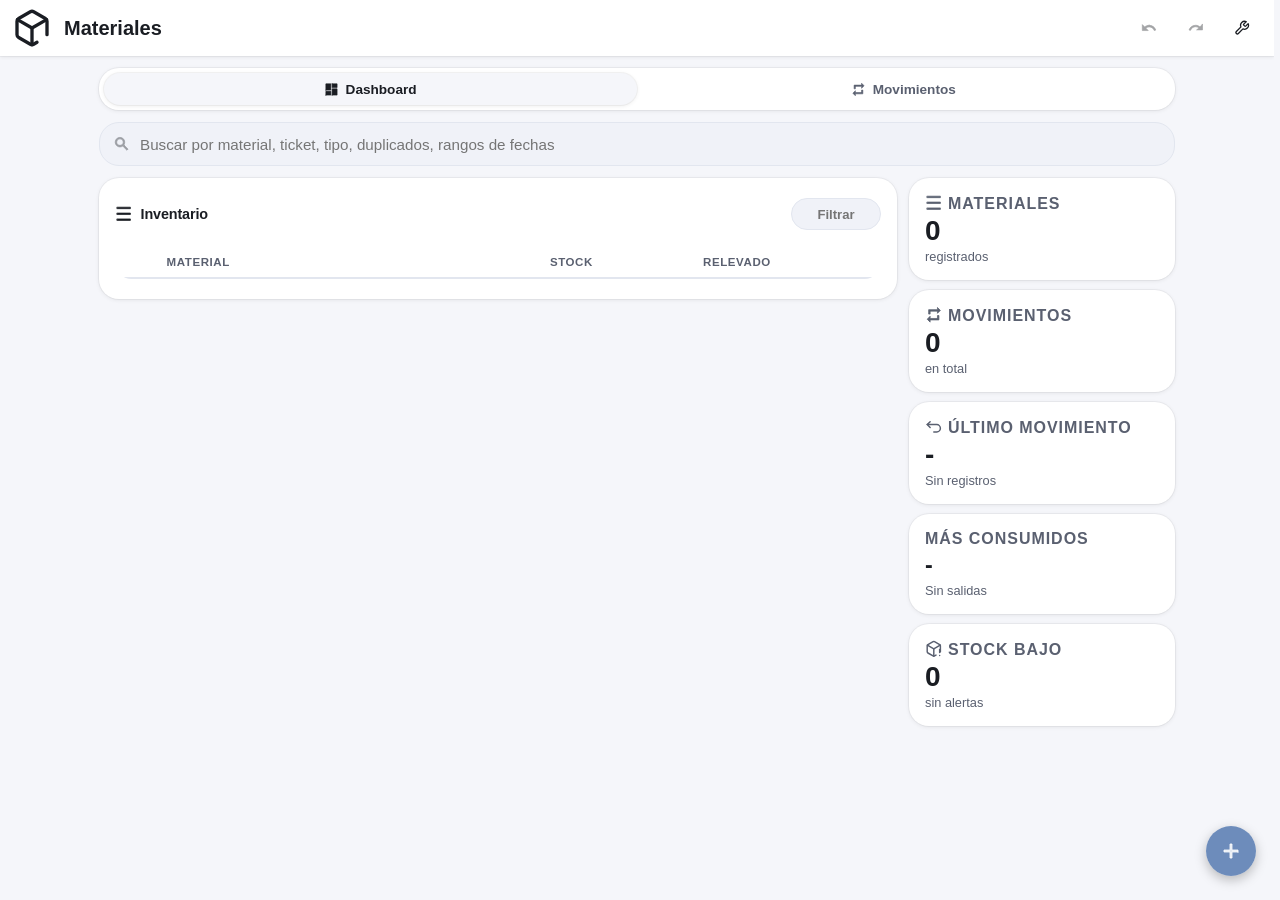
<file: SGI/index.html>
<!DOCTYPE html>
<html lang="es">

<head>
    <meta charset="UTF-8">
    <meta name="viewport" content="width=device-width, initial-scale=1.0">
    <meta http-equiv="Content-Security-Policy" content="default-src 'self';
         script-src 'self'; 
         style-src 'self';
         img-src 'self' data: blob:; 
         font-src 'self' data:; 
         connect-src 'self' https://api.github.com; 
         object-src 'none'; 
         base-uri 'none'; 
         form-action 'none'; 
         frame-ancestors 'none'; 
         upgrade-insecure-requests;">
    <meta name="referrer" content="no-referrer">
    <meta name="mobile-web-app-capable" content="yes">
    <meta name="apple-mobile-web-app-status-bar-style" content="default">
    <link rel="manifest" href="manifest.json">
    <link rel="icon" type="image/svg+xml" href="./icon.svg">
    <script src="./flash.js"></script>
    <link rel="stylesheet" href="./styles.css">
    <script src="./app.js" defer></script>
    <title>Materiales</title>
</head>

<body>
    <!-- ════════════════════════════════════════════════════════
         SVG SPRITES
         ════════════════════════════════════════════════════════ -->
    <svg xmlns="http://www.w3.org/2000/svg" class="svg-sprites">
        <defs>
            <!-- Logo: Materiales Apilados -->
            <symbol id="icon-logo" viewBox="0 0 24 24" fill="none" stroke="currentColor" stroke-width="2"
                stroke-linecap="round" stroke-linejoin="round">
                <path
                    d="M21 16V8a2 2 0 0 0-1-1.73l-7-4a2 2 0 0 0-2 0l-7 4A2 2 0 0 0 3 8v8a2 2 0 0 0 1 1.73l7 4a2 2 0 0 0 2 0l2-1.14" />
                <polyline points="3.29 7 12 12 20.71 7" />
                <line x1="12" y1="22" x2="12" y2="12" />
            </symbol>
            <!-- herramienta (ajustes) -->
            <symbol id="icon-settings" viewBox="0 0 24 24" fill="none" stroke="currentColor" stroke-width="2"
                stroke-linecap="round" stroke-linejoin="round">
                <path
                    d="M14.7 6.3a1 1 0 0 0 0 1.4l1.6 1.6a1 1 0 0 0 1.4 0l3.77-3.77a6 6 0 0 1-7.94 7.94l-6.91 6.91a2.12 2.12 0 0 1-3-3l6.91-6.91a6 6 0 0 1 7.94-7.94l-3.76 3.76z">
                </path>
            </symbol>
            <!-- Grid (tab Dashboard) -->
            <symbol id="icon-dashboard" viewBox="0 0 24 24">
                <path d="M3 13h8V3H3v10zm0 8h8v-6H3v6zm10 0h8V11h-8v10zm0-18v6h8V3h-8z" />
            </symbol>
            <!-- Flechas intercambio (tab Movimientos) -->
            <symbol id="icon-movements" viewBox="0 0 24 24">
                <path d="M7 7h10v3l4-4-4-4v3H5v6h2V7zm10 10H7v-3l-4 4 4 4v-3h12v-6h-2v4z" />
            </symbol>
            <!-- Lupa (búsqueda) -->
            <symbol id="icon-search" viewBox="0 0 24 24">
                <path
                    d="M15.5 14h-.79l-.28-.27A6.47 6.47 0 0016 9.5 6.5 6.5 0 109.5 16c1.61 0 3.09-.59 4.23-1.57l.27.28v.79l5 4.99L20.49 19l-4.99-5zm-6 0C7.01 14 5 11.99 5 9.5S7.01 5 9.5 5 14 7.01 14 9.5 11.99 14 9.5 14z" />
            </symbol>
            <!-- X (cerrar / limpiar) — stroke -->
            <symbol id="icon-close" viewBox="0 0 24 24">
                <path
                    d="M19 6.41L17.59 5 12 10.59 6.41 5 5 6.41 10.59 12 5 17.59 6.41 19 12 13.41 17.59 19 19 17.59 13.41 12z" />
            </symbol>
            <!-- + (agregar) -->
            <symbol id="icon-add" viewBox="0 0 24 24">
                <path d="M19 13h-6v6h-2v-6H5v-2h6V5h2v6h6v2z" />
            </symbol>
            <!-- — (restar / salida) -->
            <symbol id="icon-minus" viewBox="0 0 24 24">
                <path d="M19 13H5v-2h14v2z" />
            </symbol>
            <!-- Líneas horizontales (card header / historial) -->
            <symbol id="icon-list" viewBox="0 0 24 24">
                <path d="M3 18h18v-2H3v2zm0-5h18v-2H3v2zm0-7v2h18V6H3z" />
            </symbol>
            <!-- Líneas tabla (card materiales) -->
            <symbol id="icon-table" viewBox="0 0 24 24">
                <path d="M3 3h18v2H3zm0 8h18v2H3zm0 8h18v2H3z" />
            </symbol>
            <!-- Embudo (filtros) -->
            <symbol id="icon-filter" viewBox="0 0 24 24">
                <path d="M10 18h4v-2h-4v2zM3 6v2h18V6H3zm3 7h12v-2H6v2z" />
            </symbol>
            <!-- Columnas dobles (categorías) -->
            <symbol id="icon-categories" viewBox="0 0 24 24">
                <path d="M3 7h7v2H3zm0 4h7v2H3zm0 4h7v2H3zm11-8h7v2h-7zm0 4h7v2h-7zm0 4h7v2h-7z" />
            </symbol>
            <symbol id="icon-cancelar" viewBox="0 0 24 24">
                <line x1="18" y1="6" x2="6" y2="18" class="icon-line" stroke="currentColor"></line>
                <line x1="6" y1="6" x2="18" y2="18" class="icon-line" stroke="currentColor"></line>
            </symbol>
            <!-- Floppy disk (guardar) -->
            <symbol id="icon-save" viewBox="0 0 24 24">
                <path
                    d="M17 3H5a2 2 0 00-2 2v14a2 2 0 002 2h14c1.1 0 2-.9 2-2V7l-4-4zm-5 16c-1.66 0-3-1.34-3-3s1.34-3 3-3 3 1.34 3 3-1.34 3-3 3zm3-10H5V5h10v4z" />
            </symbol>
            <!-- Tacho de basura (eliminar) — stroke -->
            <symbol id="icon-trash" viewBox="0 0 24 24" fill="none" stroke="currentColor" stroke-width="2"
                stroke-linecap="round" stroke-linejoin="round">
                <polyline points="3 6 5 6 21 6" />
                <path d="M19 6l-1 14H6L5 6" />
                <path d="M10 11v6M14 11v6" />
                <path d="M9 6V4h6v2" />
            </symbol>
            <!-- Lápiz (editar) — stroke -->
            <symbol id="icon-edit" viewBox="0 0 24 24" fill="none" stroke="currentColor" stroke-width="2"
                stroke-linecap="round" stroke-linejoin="round">
                <path d="M11 4H4a2 2 0 00-2 2v14a2 2 0 002 2h14a2 2 0 002-2v-7" />
                <path d="M18.5 2.5a2.121 2.121 0 013 3L12 15l-4 1 1-4 9.5-9.5z" />
            </symbol>
            <!-- Luna (dark mode) — stroke -->
            <symbol id="icon-moon" viewBox="0 0 24 24" fill="none" stroke="currentColor" stroke-width="2"
                stroke-linecap="round" stroke-linejoin="round">
                <path d="M21 12.79A9 9 0 1111.21 3 7 7 0 0021 12.79z" />
            </symbol>
            <!-- Sol (light mode) — stroke -->
            <symbol id="icon-sun" viewBox="0 0 24 24" fill="none" stroke="currentColor" stroke-width="2"
                stroke-linecap="round" stroke-linejoin="round">
                <circle cx="12" cy="12" r="5"></circle>
                <line x1="12" y1="1" x2="12" y2="3"></line>
                <line x1="12" y1="21" x2="12" y2="23"></line>
                <line x1="4.22" y1="4.22" x2="5.64" y2="5.64"></line>
                <line x1="18.36" y1="18.36" x2="19.78" y2="19.78"></line>
                <line x1="1" y1="12" x2="3" y2="12"></line>
                <line x1="21" y1="12" x2="23" y2="12"></line>
                <line x1="4.22" y1="19.78" x2="5.64" y2="18.36"></line>
                <line x1="18.36" y1="5.64" x2="19.78" y2="4.22"></line>
            </symbol>
            <!-- Descargar (exportar) — stroke -->
            <symbol id="icon-download" viewBox="0 0 24 24" fill="none" stroke="currentColor" stroke-width="2"
                stroke-linecap="round" stroke-linejoin="round">
                <path d="M21 15v4a2 2 0 01-2 2H5a2 2 0 01-2-2v-4" />
                <polyline points="7 10 12 15 17 10" />
                <line x1="12" y1="15" x2="12" y2="3" />
            </symbol>
            <!-- Subir (importar) — stroke -->
            <symbol id="icon-upload" viewBox="0 0 24 24" fill="none" stroke="currentColor" stroke-width="2"
                stroke-linecap="round" stroke-linejoin="round">
                <path d="M21 15v4a2 2 0 01-2 2H5a2 2 0 01-2-2v-4" />
                <polyline points="17 8 12 3 7 8" />
                <line x1="12" y1="3" x2="12" y2="15" />
            </symbol>
            <!-- Volver (back) — stroke -->
            <symbol id="icon-back" viewBox="0 0 24 24" fill="none" stroke="currentColor" stroke-width="2"
                stroke-linecap="round" stroke-linejoin="round">
                <path d="M3 9l4-4m-4 4l4 4" />
                <path d="M3 9h13a5 5 0 010 10h-4" />
            </symbol>
            <!-- Chevron derecha (year group arrow) -->
            <symbol id="icon-chevron-right" viewBox="0 0 24 24">
                <path d="M8.59 16.59L13.17 12 8.59 7.41 10 6l6 6-6 6-1.41-1.41z" />
            </symbol>
            <!-- Chevron arriba (sort asc) -->
            <symbol id="icon-chevron-up" viewBox="0 0 24 24">
                <path d="M7 14l5-5 5 5z" />
            </symbol>
            <!-- Chevron abajo (sort desc) -->
            <symbol id="icon-chevron-down" viewBox="0 0 24 24">
                <path d="M7 10l5 5 5-5z" />
            </symbol>
            <!-- Flecha arriba (scroll top) -->
            <symbol id="icon-arrow-up" viewBox="0 0 24 24">
                <path d="M4 12l1.41 1.41L11 7.83V20h2V7.83l5.58 5.59L20 12l-8-8-8 8z" />
            </symbol>
            <!-- X lineal (cerrar/quitar línea) — stroke -->
            <symbol id="icon-x" viewBox="0 0 24 24" fill="none" stroke="currentColor" stroke-width="2"
                stroke-linecap="round" stroke-linejoin="round">
                <line x1="18" y1="6" x2="6" y2="18" />
                <line x1="6" y1="6" x2="18" y2="18" />
            </symbol>
            <!-- Keyboard / shortcuts -->
            <symbol id="icon-keyboard" viewBox="0 0 24 24" fill="none" stroke="currentColor" stroke-width="2"
                stroke-linecap="round" stroke-linejoin="round">
                <rect x="2" y="6" width="20" height="13" rx="2" />
                <path d="M6 10h.01M10 10h.01M14 10h.01M18 10h.01M8 14h8" />
            </symbol>
            <symbol id="icon-cloud-up" viewBox="0 0 24 24" fill="none" stroke="currentColor" stroke-width="2"
                stroke-linecap="round" stroke-linejoin="round">
                <polyline points="16 16 12 12 8 16" />
                <line x1="12" y1="12" x2="12" y2="21" />
                <path d="M20.39 18.39A5 5 0 0 0 18 9h-1.26A8 8 0 1 0 3 16.3" />
            </symbol>
            <!-- Cloud sync down -->
            <symbol id="icon-cloud-down" viewBox="0 0 24 24" fill="none" stroke="currentColor" stroke-width="2"
                stroke-linecap="round" stroke-linejoin="round">
                <polyline points="8 16 12 20 16 16" />
                <line x1="12" y1="20" x2="12" y2="11" />
                <path d="M20.39 18.39A5 5 0 0 0 18 9h-1.26A8 8 0 1 0 3 16.3" />
            </symbol>
            <!-- Eye (mostrar token) -->
            <symbol id="icon-eye" viewBox="0 0 24 24" fill="none" stroke="currentColor" stroke-width="2"
                stroke-linecap="round" stroke-linejoin="round">
                <path d="M1 12s4-8 11-8 11 8 11 8-4 8-11 8-11-8-11-8z" />
                <circle cx="12" cy="12" r="3" />
            </symbol>
            <!-- Eye-off (ocultar token) -->
            <symbol id="icon-eye-off" viewBox="0 0 24 24" fill="none" stroke="currentColor" stroke-width="2"
                stroke-linecap="round" stroke-linejoin="round">
                <path
                    d="M17.94 17.94A10.07 10.07 0 0 1 12 20c-7 0-11-8-11-8a18.45 18.45 0 0 1 5.06-5.94M9.9 4.24A9.12 9.12 0 0 1 12 4c7 0 11 8 11 8a18.5 18.5 0 0 1-2.16 3.19m-6.72-1.07a3 3 0 1 1-4.24-4.24" />
                <line x1="1" y1="1" x2="23" y2="23" />
            </symbol>
            <!-- GitHub / Gist -->
            <symbol id="icon-gist" viewBox="0 0 24 24">
                <path
                    d="M12 2C6.477 2 2 6.484 2 12.021c0 4.428 2.865 8.184 6.839 9.504.5.092.682-.217.682-.483 0-.237-.009-.868-.013-1.703-2.782.605-3.369-1.343-3.369-1.343-.454-1.158-1.11-1.466-1.11-1.466-.908-.62.069-.608.069-.608 1.003.07 1.531 1.032 1.531 1.032.892 1.53 2.341 1.088 2.91.832.092-.647.35-1.088.636-1.338-2.22-.253-4.555-1.113-4.555-4.951 0-1.093.39-1.988 1.029-2.688-.103-.253-.446-1.272.098-2.65 0 0 .84-.27 2.75 1.026A9.564 9.564 0 0 1 12 6.844a9.59 9.59 0 0 1 2.504.337c1.909-1.296 2.747-1.027 2.747-1.027.546 1.379.202 2.398.1 2.651.64.7 1.028 1.595 1.028 2.688 0 3.848-2.339 4.695-4.566 4.943.359.309.678.92.678 1.855 0 1.338-.012 2.419-.012 2.747 0 .268.18.58.688.482A10.02 10.02 0 0 0 22 12.021C22 6.484 17.522 2 12 2z" />
            </symbol>
            <!-- Undo -->
            <symbol id="icon-undo" viewBox="0 0 24 24">
                <path
                    d="M12.5 8c-2.65 0-5.05.99-6.9 2.6L2 7v9h9l-3.62-3.62c1.39-1.16 3.16-1.88 5.12-1.88 3.54 0 6.55 2.31 7.6 5.5l2.37-.78C21.08 11.03 17.15 8 12.5 8z" />
            </symbol>
            <!-- Redo -->
            <symbol id="icon-redo" viewBox="0 0 24 24">
                <path
                    d="M18.4 10.6C16.55 8.99 14.15 8 11.5 8c-4.65 0-8.58 3.03-9.96 7.22L3.9 15.7c1.05-3.19 4.06-5.5 7.6-5.5 1.95 0 3.73.72 5.12 1.88L13 15h9V6l-3.6 4.6z" />
            </symbol>
            <symbol id="icon-combine" viewBox="0 0 24 24" fill="none" stroke="currentColor" stroke-width="2"
                stroke-linecap="round" stroke-linejoin="round">
                <path d="M4 6h4l4 6h8" class="icon-line"></path>
                <path d="M4 18h4l4-6" class="icon-line"></path>
            </symbol>
            <symbol id="icon-replace-swap" viewBox="0 0 24 24" fill="none" stroke="currentColor" stroke-width="2"
                stroke-linecap="round" stroke-linejoin="round">
                <polyline points="17 4 21 8 17 12"></polyline>
                <line x1="3" y1="8" x2="21" y2="8"></line>
                <polyline points="7 20 3 16 7 12"></polyline>
                <line x1="21" y1="16" x2="3" y2="16"></line>
            </symbol>
            <!-- Reporte (documento con líneas) -->
            <symbol id="icon-report" viewBox="0 0 24 24" fill="none" stroke="currentColor" stroke-width="2"
                stroke-linecap="round" stroke-linejoin="round">
                <path d="M14 2H6a2 2 0 0 0-2 2v16a2 2 0 0 0 2 2h12a2 2 0 0 0 2-2V8z" />
                <polyline points="14 2 14 8 20 8" />
                <line x1="16" y1="13" x2="8" y2="13" />
                <line x1="16" y1="17" x2="8" y2="17" />
                <polyline points="10 9 9 9 8 9" />
            </symbol>
            <symbol id="icon-external-link" viewBox="0 0 24 24">
                <path d="M18 13v6a2 2 0 0 1-2 2H5a2 2 0 0 1-2-2V8a2 2 0 0 1 2-2h6" fill="none" stroke="currentColor"
                    stroke-width="2" stroke-linecap="round" stroke-linejoin="round"></path>
                <polyline points="15 3 21 3 21 9" fill="none" stroke="currentColor" stroke-width="2"
                    stroke-linecap="round" stroke-linejoin="round"></polyline>
                <line x1="10" y1="14" x2="21" y2="3" fill="none" stroke="currentColor" stroke-width="2"
                    stroke-linecap="round" stroke-linejoin="round"></line>
            </symbol>
            <symbol id="icon-umbral" viewBox="0 0 24 24" fill="none" stroke="currentColor" stroke-width="2"
                stroke-linecap="round" stroke-linejoin="round">
                <path
                    d="M21 16V8a2 2 0 0 0-1-1.73l-7-4a2 2 0 0 0-2 0l-7 4A2 2 0 0 0 3 8v8a2 2 0 0 0 1 1.73l7 4a2 2 0 0 0 2 0l2-1.14" />
                <polyline points="3.29 7 12 12 20.71 7" />
                <line x1="12" y1="22" x2="12" y2="12" />
                <line x1="20" y1="13" x2="20" y2="17" />
                <line x1="20" y1="21" x2="20.01" y2="21" />
            </symbol>
            <!-- Llave/Martillo (herramientas) — stroke -->
            <symbol id="icon-wrench" viewBox="0 0 24 24" fill="none" stroke="currentColor" stroke-width="2"
                stroke-linecap="round" stroke-linejoin="round">
                <path
                    d="M14.7 6.3a1 1 0 0 0 0 1.4l1.6 1.6a1 1 0 0 0 1.4 0l3.77-3.77a6 6 0 0 1-7.94 7.94l-6.91 6.91a2.12 2.12 0 0 1-3-3l6.91-6.91a6 6 0 0 1 7.94-7.94l-3.76 3.76z" />
            </symbol>
            <!-- Instalar App (Caja de app con flecha) -->
            <symbol id="icon-install-app" viewBox="0 0 24 24" fill="none" stroke="currentColor" stroke-width="2"
                stroke-linecap="round" stroke-linejoin="round">
                <rect x="3" y="3" width="18" height="14" rx="2" ry="2"></rect>
                <line x1="8" y1="21" x2="16" y2="21"></line>
                <line x1="12" y1="17" x2="12" y2="21"></line>
                <polyline points="9 10 12 13 15 10"></polyline>
                <line x1="12" y1="6" x2="12" y2="13"></line>
            </symbol>
            <symbol id="icon-lock" viewBox="0 0 24 24" fill="none" stroke="currentColor" stroke-width="2"
                stroke-linecap="round" stroke-linejoin="round">
                <rect x="3" y="11" width="18" height="11" rx="2" ry="2" />
                <path d="M7 11V7a5 5 0 0 1 10 0v4" />
            </symbol>
            <symbol id="icon-unlock" viewBox="0 0 24 24" fill="none" stroke="currentColor" stroke-width="2"
                stroke-linecap="round" stroke-linejoin="round">
                <rect x="3" y="11" width="18" height="11" rx="2" ry="2" />
                <path d="M7 11V7a5 5 0 0 1 9.9-1" />
            </symbol>
        </defs>
    </svg>

    <!-- ════════════ HEADER ════════════ -->
    <header class="header" id="main-header">
        <div class="header-logo clickable" id="btn-inicio-logo" title="Ir a la página principal">
            <svg>
                <use href="#icon-logo" />
            </svg>
        </div>
        
        <h1 class="header-main-title clickable" id="btn-inicio-titulo" title="Ir a la página principal">Materiales</h1>
        
        <div class="header-tab-title" id="header-tab-title">
            <svg class="svg-icon"><use href="#icon-dashboard" /></svg> Dashboard
        </div>

        <div class="header-actions">
            <button class="icon-btn" id="btn-install-app" title="Instalar Aplicación">
                <svg class="svg-icon"><use href="#icon-install-app" /></svg>
            </button>
            <button class="icon-btn" id="btn-undo" title="Deshacer (Ctrl+Z)" aria-label="Deshacer" disabled>
                <svg class="svg-icon"><use href="#icon-undo" /></svg>
            </button>
            <button class="icon-btn" id="btn-redo" title="Rehacer (Ctrl+Y)" aria-label="Rehacer" disabled>
                <svg class="svg-icon"><use href="#icon-redo" /></svg>
            </button>
            <button class="icon-btn" id="btn-ajustes" title="Ajustes" aria-label="Ajustes">
                <svg class="svg-icon"><use href="#icon-settings" /></svg>
            </button>
        </div>
    </header>

    <!-- ════════════ BODY ════════════ -->
    <div class="container">

        <!-- TABS -->
        <div class="tabs">
            <button class="tab-btn activa" id="tab-dashboard">
                <svg class="svg-icon">
                    <use href="#icon-dashboard" />
                </svg>
                Dashboard
            </button>
            <button class="tab-btn" id="tab-movimientos">
                <svg class="svg-icon">
                    <use href="#icon-movements" />
                </svg>
                Movimientos
            </button>
        </div>

        <!-- BÚSQUEDA + ACCIONES -->
        <div class="search-actions-bar">
            <div class="search-bar">
                <svg class="svg-icon search-icon">
                    <use href="#icon-search" />
                </svg>
                <input type="text" id="busq-global"
                    placeholder="Buscar por material, ticket, tipo, duplicados, rangos de fechas" autocomplete="off">
                <button id="busq-clear-btn" title="Limpiar">
                    <svg class="svg-icon">
                        <use href="#icon-close" />
                    </svg>
                </button>
            </div>            
        </div>

        <!-- ═══ PANEL DASHBOARD ═══ -->
        <div class="tab-panel activa" id="panel-dashboard">
            <div class="dash-layout">

                <!-- COLUMNA IZQUIERDA 75% — Tabla de materiales -->
                <div class="card card-no-mb">
                    <div class="card-header">
                        <svg class="svg-icon">
                            <use href="#icon-table" />
                        </svg>
                        <h2>Inventario</h2>
                        <div class="anio-filter-wrap">
                            <div class="combobox-wrap anio-filter-combo">
                                <input type="text" id="input-anio-filtro" class="anio-filter-input"
                                    placeholder="Filtrar" autocomplete="off" readonly title="Filtrar por año">
                                <div class="suggestions-list" id="anio-sugg"></div>
                            </div>
                        </div>
                    </div>
                    <div class="table-wrap">
                        <table>
                            <thead>
                                <tr>
                                    <th id="th-indicador" class="th-sortable" title="Ordenar por estado de umbral"></th>
                                    <th id="th-nombre" class="th-sortable">
                                        Material</th>
                                    <th id="th-stock" class="th-sortable">Stock
                                    </th>
                                    <th id="th-relevado" class="th-sortable">
                                        Relevado</th>
                                </tr>
                            </thead>
                            <tbody id="tabla-materiales"></tbody>
                        </table>
                    </div>
                    <div id="materiales-empty" class="empty-state empty-state-hidden">
                        <div class="empty-icon">📦</div>
                        <p>Todavía no hay materiales registrados.</p>
                    </div>
                </div>

                <!-- COLUMNA DERECHA 25% — Chips de resumen -->
                <div class="dash-sidebar" id="stats-grid"></div>

            </div>
        </div>

        <!-- ═══ PANEL MOVIMIENTOS ═══ -->
        <div class="tab-panel" id="panel-movimientos">

            <div class="card">
                <div class="card-header">
                    <svg class="svg-icon">
                        <use href="#icon-list" />
                    </svg>
                    <h2>Historial</h2>
                    <div class="flex-row">
                        <span id="mov-count" class="badge badge-gray">0</span>
                    </div>
                </div>
                <div id="lista-movimientos"></div>
                <div id="movimientos-empty" class="empty-state empty-state-hidden">
                    <div class="empty-icon">🔄</div>
                    <p>No hay movimientos registrados.</p>
                </div>
            </div>
        </div>
    </div>

    <!-- ════ MODAL NUEVO MATERIAL ════ -->
    <div class="modal" id="modal-material-nuevo">
        <div class="modal-content">
            <div class="modal-header">
                <h3><svg class="svg-icon ">
                        <use href="#icon-add" />
                    </svg> Agregar material</h3>
            </div>
            <div class="modal-body">
                <div class="form-group">
                    <label>Nombre del material</label>
                    <input type="text" id="mat-nombre-nuevo" placeholder="Ej: mouse, teclado, monitor..."
                        autocomplete="off" maxlength="500">
                </div>
                <div class="form-group">
                    <label>Categoría</label>
                    <select id="mat-categoria-nuevo">
                        <option value="">Sin categoría</option>
                    </select>
                </div>
                <div class="form-group">
                    <label>Unidad</label>
                    <select id="mat-unidad-nuevo">
                        <option value="u">Unidad (u)</option>
                        <option value="m">Metro (m)</option>
                        <option value="kg">Kilogramo (kg)</option>
                        <option value="l">Litro (l)</option>
                        <option value="caja">Caja</option>
                        <option value="rollo">Rollo</option>
                        <option value="par">Par</option>
                    </select>
                </div>
                <div class="form-group">
                    <label>Umbrales de stock (opcional)</label>
                    <div class="form-row">
                        <div>
                            <p class="mov-readonly-note">Bajo</p>
                            <input type="number" id="mat-umbral-bajo-nuevo" placeholder="Ej: 5" min="0" max="9999"
                                autocomplete="off" class="input-umbral-max4">
                        </div>
                        <div>
                            <p class="mov-readonly-note">Alto</p>
                            <input type="number" id="mat-umbral-alto-nuevo" placeholder="Ej: 20" min="0" max="9999"
                                autocomplete="off" class="input-umbral-max4">
                        </div>
                    </div>
                </div>
            </div>
            <div class="modal-footer">
                <button class="btn-primary btn-flex" id="mat-nuevo-guardar-btn">
                    <svg class="svg-icon">
                        <use href="#icon-save" />
                    </svg>
                    Guardar
                </button>
                <button class="btn-flex" id="mat-nuevo-cancelar-btn"><svg class="svg-icon">
                        <use href="#icon-cancelar" />
                    </svg>Cancelar</button>
            </div>
        </div>
    </div>

    <!-- ════ MODAL EDITAR MATERIAL ════ -->
    <div class="modal" id="modal-material-editar">
        <div class="modal-content">
            <div class="modal-header">
                <h3><svg class="svg-icon ">
                        <use href="#icon-edit" />
                    </svg> Editar material</h3>
            </div>
            <div class="modal-body">
                <div class="form-group">
                    <label>Nombre del material</label>
                    <div class="gist-input-row">
                        <input type="text" id="mat-nombre-editar" placeholder="Ej: mouse, teclado, monitor..."
                            autocomplete="off" maxlength="50">
                        <button class="icon-btn gist-eye-btn" id="mat-editar-buscar-btn"
                            title="Buscar movimientos de este material">
                            <svg class="svg-icon">
                                <use href="#icon-search" />
                            </svg>
                        </button>
                    </div>
                </div>
                <div class="form-group">
                    <label>Categoría</label>
                    <select id="mat-categoria-editar">
                        <option value="">Sin categoría</option>
                    </select>
                </div>
                <div class="form-group">
                    <label>Unidad</label>
                    <select id="mat-unidad-editar">
                        <option value="u">Unidad (u)</option>
                        <option value="m">Metro (m)</option>
                        <option value="kg">Kilogramo (kg)</option>
                        <option value="l">Litro (l)</option>
                        <option value="caja">Caja</option>
                        <option value="rollo">Rollo</option>
                        <option value="par">Par</option>
                    </select>
                </div>
                <div class="form-group">
                    <label>Umbrales de stock (opcional)</label>
                    <div class="form-row">
                        <div>
                            <p class="mov-readonly-note">Bajo</p>
                            <input type="number" id="mat-umbral-bajo-editar" placeholder="Ej: 5" min="0" max="9999"
                                autocomplete="off" class="input-umbral-max4">
                        </div>
                        <div>
                            <p class="mov-readonly-note">alto</p>
                            <input type="number" id="mat-umbral-alto-editar" placeholder="Ej: 20" min="0" max="9999"
                                autocomplete="off" class="input-umbral-max4">
                        </div>
                    </div>
                </div>
            </div>
            <div class="modal-footer modal-footer-col">
                <div class="flex-row-gap">
                    <button class="btn-primary btn-flex" id="mat-editar-guardar-btn">
                        <svg class="svg-icon">
                            <use href="#icon-save" />
                        </svg>
                        Guardar
                    </button>
                    <button class="btn-danger btn-flex" id="mat-editar-eliminar-btn">
                        <svg class="svg-icon">
                            <use href="#icon-trash" />
                        </svg>
                        Eliminar
                    </button>
                </div>
                <div class="flex-row-gap">
                    <button class="btn-full btn-flex" id="mat-editar-cancelar-btn"><svg class="svg-icon">
                            <use href="#icon-cancelar" />
                        </svg>Cancelar</button>
                    <button class="btn-input-side btn-input-side--baja btn-icon-only" id="mat-editar-lock-btn" title="Desbloquear edición">
                        <svg class="svg-icon"><use href="#icon-lock" /></svg>
                    </button>
                </div>
            </div>
        </div>
    </div>

    <!-- ════ MODAL ENTRADA ════ -->
    <div class="modal" id="modal-entrada">
        <div class="modal-content">
            <div class="modal-header">
                <h3><svg class="svg-icon">
                        <use href="#icon-add" />
                    </svg>
                    Entrada de materiales
                </h3>
            </div>
            <div class="modal-body">
                <div class="mov-fields">
                    <div>
                        <label>Fecha</label>
                        <input type="date" id="entrada-fecha">
                    </div>
                    <div>
                        <label>Nº Ticket</label>
                        <input type="text" id="entrada-ticket" list="sugerencias-ticket" placeholder="Ej: TKT-0042"
                            autocomplete="off" maxlength="30">
                    </div>
                </div>
                <div>
                    <label>Materiales</label>
                    <div id="lineas-container-entrada"></div>
                </div>
                <div>
                    <label for="entrada-comentarios">Comentarios <span class="label-opcional">(opcional)</span></label>
                    <textarea id="entrada-comentarios" class="mov-comentarios-input" rows="2" maxlength="300" placeholder="Nota adicional…" autocomplete="off"></textarea>
                </div>
            </div>
            <div class="modal-add-linea">
                <button class="btn-add-linea" id="btn-add-linea-entrada">
                    <svg class="svg-icon">
                        <use href="#icon-add" />
                    </svg>
                    Agregar material
                </button>
            </div>
            <div class="modal-footer">
                <button class="btn-success" id="entrada-guardar-btn">
                    <svg class="svg-icon">
                        <use href="#icon-save" />
                    </svg>
                    Guardar
                </button>
                <button id="entrada-cancelar-btn"><svg class="svg-icon">
                        <use href="#icon-cancelar" />
                    </svg>Cancelar</button>
            </div>
        </div>
    </div>

    <!-- ════ MODAL EDITAR MOVIMIENTO ════ -->
    <div class="modal" id="modal-editar-mov">
        <div class="modal-content">
            <div class="modal-header">
                <h3>
                    <svg class="svg-icon">
                        <use href="#icon-edit" />
                    </svg> Movimiento
                </h3>
            </div>
            <div class="modal-body">
                <input type="hidden" id="edit-mov-id">

                <div class="mov-fields">
                    <div>
                        <label>Fecha</label>
                        <input type="date" id="edit-mov-fecha">
                    </div>
                    <div>
                        <label>Nº Ticket</label>
                        <input type="text" id="edit-mov-ticket" list="sugerencias-ticket" maxlength="30"
                            autocomplete="off">
                    </div>
                    <div>
                        <label>Materiales
                            (Solo lectura)</label>
                        <div id="edit-mov-lines" class="mov-lines-readonly">
                            <!-- Se inyectan por JS -->
                        </div>
                        <p class="mov-readonly-note">Para modificar
                            cantidades o ítems, eliminá el movimiento y volvé a crearlo.</p>
                    </div>
                    <div>
                        <label for="edit-mov-comentarios">Comentarios <span class="label-opcional">(opcional)</span></label>
                        <textarea id="edit-mov-comentarios" class="mov-comentarios-input" rows="2" maxlength="300" placeholder="Nota adicional…" autocomplete="off"></textarea>
                    </div>
                </div>
            </div>
            <div class="modal-footer modal-footer-editar-mov">
                <div class="flex-row-full">
                    <button class="btn-primary btn-flex" id="editar-mov-guardar-btn"><svg class="svg-icon">
                            <use href="#icon-save" />
                        </svg>Guardar</button>
                    <button class="btn-danger btn-danger" id="editar-mov-eliminar-btn">
                        <svg class="svg-icon">
                            <use href="#icon-trash" />
                        </svg>
                        Eliminar
                    </button>
                </div>
                <div class="flex-row-gap">
                    <button class="btn-full btn-flex" id="editar-mov-cancelar-btn"><svg class="svg-icon">
                            <use href="#icon-cancelar" />
                        </svg>Cancelar</button>
                    <button class="btn-input-side btn-input-side--baja btn-icon-only" id="editar-mov-lock-btn" title="Desbloquear edición">
                        <svg class="svg-icon"><use href="#icon-lock" /></svg>
                    </button>
                </div>
            </div>
        </div>
    </div>

    <!-- ════ MODAL SALIDA ════ -->
    <div class="modal" id="modal-salida">
        <div class="modal-content">
            <div class="modal-header">
                <h3><svg class="svg-icon">
                        <use href="#icon-minus" />
                    </svg>
                    Salida de materiales
                </h3>
            </div>
            <div class="modal-body">
                <div class="mov-fields">
                    <div>
                        <label>Fecha</label>
                        <input type="date" id="salida-fecha">
                    </div>
                    <div>
                        <label>Nº Ticket</label>
                        <input type="text" id="salida-ticket" list="sugerencias-ticket" placeholder="Ej: TKT-0042"
                            autocomplete="off" maxlength="30">
                    </div>
                </div>

                <div>
                    <label>Materiales</label>
                    <div id="lineas-container-salida"></div>
                </div>
                <div>
                    <label for="salida-comentarios">Comentarios <span class="label-opcional">(opcional)</span></label>
                    <textarea id="salida-comentarios" class="mov-comentarios-input" rows="2" maxlength="300" placeholder="Nota adicional…" autocomplete="off"></textarea>
                </div>
            </div>
            <div class="modal-add-linea">
                <button class="btn-add-linea" id="btn-add-linea-salida">
                    <svg class="svg-icon">
                        <use href="#icon-add" />
                    </svg>
                    Agregar material
                </button>
            </div>
            <div class="modal-footer">
                <button class="btn-danger" id="salida-guardar-btn">
                    <svg class="svg-icon">
                        <use href="#icon-save" />
                    </svg>
                    Guardar
                </button>
                <button id="salida-cancelar-btn"><svg class="svg-icon">
                        <use href="#icon-cancelar" />
                    </svg>Cancelar</button>
            </div>
        </div>
    </div>

    <!-- ════ MODAL AJUSTES ════ -->
    <div class="modal" id="modal-ajustes">
        <div class="modal-content">
            <div class="modal-header">
                <h3>
                    <svg class="svg-icon">
                        <use href="#icon-settings" />
                    </svg>
                    Ajustes
                </h3>
                <span class="modal-header-version">v260610</span>
            </div>
            <div class="modal-body modal-body-pb">
                <!-- Sección inventario -->
                <p class="ajustes-section-label">Inventario</p>                
                <button class="ajustes-row" id="ajustes-btn-reporte">
                    <svg class="svg-icon">
                        <use href="#icon-report" />
                    </svg>
                    <span>Reporte de inventario</span>
                    <span class="ajustes-arrow">›</span>
                </button>
                <button class="ajustes-row" id="ajustes-btn-categorias">
                    <svg class="svg-icon">
                        <use href="#icon-categories" />
                    </svg>
                    <span>Categorías de materiales</span>
                    <span class="ajustes-arrow">›</span>
                </button>
                <button class="ajustes-row" id="ajustes-btn-herramientas">
                    <svg class="svg-icon svg-icon-line">
                        <use href="#icon-wrench" />
                    </svg>
                    <span>Herramientas</span>
                    <span class="ajustes-arrow">›</span>
                </button>
                <!-- Sección sincronización -->
                <p class="ajustes-section-label ajustes-section-label-mt">Sincronización</p>
                <div class="ajustes-gist-group">
                    <button class="ajustes-row ajustes-gist-main" id="ajustes-btn-gist">
                        <svg class="svg-icon">
                            <use href="#icon-gist" />
                        </svg>
                        <span>GitHub Gist</span>
                        <span class="ajustes-arrow">›</span>
                    </button>
                    <button class="ajustes-gist-quick-btn" id="btn-ajustes-gist-subir" title="Subir a Gist">
                        <svg class="svg-icon">
                            <use href="#icon-cloud-up" />
                        </svg>
                    </button>
                    <button class="ajustes-gist-quick-btn" id="btn-ajustes-gist-bajar" title="Bajar de Gist">
                        <svg class="svg-icon">
                            <use href="#icon-cloud-down" />
                        </svg>
                    </button>
                </div>
                <!-- Sección datos -->
                <p class="ajustes-section-label ajustes-section-label-mt">General</p>
                <button class="ajustes-row" id="ajustes-btn-shortcuts">
                    <svg class="svg-icon svg-icon-line">
                        <use href="#icon-keyboard" />
                    </svg>
                    <span>Atajos de teclado</span>
                    <span class="ajustes-arrow">›</span>
                </button>
                <p class="ajustes-section-label ajustes-section-label-mt">Datos</p>
                <button class="ajustes-row" id="ajustes-btn-exportar">
                    <svg class="svg-icon">
                        <use href="#icon-download" />
                    </svg>
                    <span>Respaldar</span>
                    <span class="ajustes-arrow">›</span>
                </button>
                <button class="ajustes-row" id="ajustes-btn-importar">
                    <svg class="svg-icon">
                        <use href="#icon-upload" />
                    </svg>
                    <span>Restaurar</span>
                    <span class="ajustes-arrow">›</span>
                </button>
                <button class="ajustes-row" id="ajustes-btn-restablecer">
                    <svg class="svg-icon">
                        <use href="#icon-trash" />
                    </svg>
                    <span>Restablecer</span>
                    <span class="ajustes-arrow">›</span>
                </button>
            </div>
            <div class="modal-footer">
                <!-- Botón de Modo Oscuro limpio -->
                <button class="btn-full" id="ajustes-btn-cerrar">
                    <svg class="svg-icon">
                        <use href="#icon-cancelar" />
                    </svg>
                    Cerrar
                </button>
                <button class="icon-btn btn-footer-icon" id="btn-dark-mode" title="Modo oscuro">
                    <svg class="svg-icon">
                        <use href="#icon-moon" />
                    </svg>
                </button>
            </div>
        </div>
    </div>

    <!-- ════ MODAL HERRAMIENTAS ════ -->
    <div class="modal" id="modal-herramientas">
        <div class="modal-content modal-content-lg">
            <div class="modal-header modal-header-sticky">
                <svg class="svg-icon svg-icon-line">
                    <use href="#icon-wrench" />
                </svg>
                <h3>Herramientas</h3>
            </div>
            <div class="modal-body modal-body-pb modal-body-scroll">
                <div id="lista-herramientas"></div>
                <div id="herramientas-empty" class="empty-state empty-state-hidden cat-empty">
                    <div class="empty-icon">🔧</div>
                    <p>No hay herramientas registradas.</p>
                </div>
            </div>
            <div class="modal-footer modal-footer-col">
                <button class="btn-primary btn-full" id="herr-abrir-nuevo-btn">
                    <svg class="svg-icon">
                        <use href="#icon-add" />
                    </svg>
                    Nueva herramienta
                </button>
                <button class="btn-full" id="herr-cerrar-btn">
                    <svg class="svg-icon svg-icon-line">
                        <use href="#icon-back" />
                    </svg>
                    Volver
                </button>
            </div>
        </div>
    </div>

    <!-- ════ MODAL AGREGAR HERRAMIENTAS ════ -->
    <div class="modal" id="modal-herramienta-nuevo">
        <div class="modal-content">
            <div class="modal-header">
                <h3>
                    <svg class="svg-icon">
                        <use href="#icon-add" />
                    </svg>
                    Agregar herramientas
                </h3>
            </div>
            <div class="modal-body">
                <div class="form-group">
                    <label>Fecha</label>
                    <input type="date" id="herr-fecha-input" autocomplete="off">
                </div>
                <div>
                    <label>Herramientas</label>
                    <div id="lineas-container-herramienta"></div>
                </div>
            </div>
            <div class="modal-add-linea">
                <button class="btn-add-linea" id="btn-add-linea-herramienta">
                    <svg class="svg-icon">
                        <use href="#icon-add" />
                    </svg>
                    Agregar herramienta
                </button>
            </div>
            <div class="modal-footer">
                <button class="btn-primary btn-flex" id="herr-guardar-btn">
                    <svg class="svg-icon">
                        <use href="#icon-save" />
                    </svg>
                    Guardar
                </button>
                <button class="btn-flex" id="herr-nuevo-cancelar-btn">
                    <svg class="svg-icon">
                        <use href="#icon-cancelar" />
                    </svg>
                    Cancelar
                </button>
            </div>
        </div>
    </div>

    <!-- ════ MODAL CATEGORÍAS ════ -->
    <div class="modal" id="modal-categorias">
        <div class="modal-content">
            <div class="modal-header">
                <h3>
                    <svg class="svg-icon">
                        <use href="#icon-categories" />
                    </svg>
                    Categorías
                </h3>
            </div>
            <div class="modal-body">
                <div class="cat-input-row">
                    <input type="text" id="cat-nueva-input" placeholder="Nueva categoría…" autocomplete="off"
                        class="input-flex">
                    <button class="icon-btn" id="cat-agregar-btn">
                        <svg class="svg-icon">
                            <use href="#icon-add" />
                        </svg>
                    </button>
                </div>
                <div id="lista-categorias"></div>
                <div id="categorias-empty" class="empty-state empty-state-hidden cat-empty">
                    <div class="empty-icon">🏷️</div>
                    <p>No hay categorías declaradas.</p>
                </div>
            </div>
            <div class="modal-footer">
                <button class="btn-full" id="cat-cerrar-btn">
                    <svg class="svg-icon">
                        <use href="#icon-back" />
                    </svg>
                    Volver
                </button>
            </div>
        </div>
    </div>

    <!-- ════ MODAL IMPORTAR ════ -->
    <div class="modal" id="modal-importar">
        <div class="modal-content modal-content-lg">
            <div class="modal-header">
                <h3>
                    <svg class="svg-icon">
                        <use href="#icon-upload" />
                    </svg>
                    Restaurar Datos
                </h3>
            </div>
            <div class="modal-body">

                <!-- Drop zone -->
                <div id="importar-dropzone" class="importar-dropzone">
                    <svg class="svg-icon dropzone-icon">
                        <use href="#icon-cloud-up" />
                    </svg>
                    <p id="importar-dropzone-label" class="dropzone-label">Seleccioná o arrastrá un archivo .json</p>
                </div>
                <input type="file" id="importar-file-input" accept=".json,application/json" class="hidden">
            </div>

            <div class="modal-footer modal-footer-col">
                <div class="flex-row-gap">
                    <button class="btn-primary btn-flex" id="importar-confirmar-btn" disabled>
                        <svg class="svg-icon">
                            <use href="#icon-replace-swap" />
                        </svg>
                        Reemplazar
                    </button>
                    <button class="btn-flex" id="importar-combinar-btn" disabled>
                        <svg class="svg-icon">
                            <use href="#icon-combine" />
                        </svg>
                        Combinar
                    </button>
                </div>
                <button class="btn-full" id="importar-cerrar-btn"><svg class="svg-icon">
                        <use href="#icon-back" />
                    </svg>Volver</button>
            </div>
        </div>
    </div>

    <!-- ════ MODAL GIST SYNC ════ -->
    <div class="modal" id="modal-gist">
        <div class="modal-content">
            <div class="modal-header">
                <h3>
                    <svg class="svg-icon">
                        <use href="#icon-gist" />
                    </svg>
                    GitHub Gist
                </h3>
            </div>
            <div class="modal-body modal-body-pb">

                <!-- Token -->
                <div class="form-group">
                    <label>Personal Access Token</label>
                    <div class="gist-input-row">
                        <input type="password" id="gist-token" placeholder="ghp_xxxxxxxxxxxxxxxxxxxx" autocomplete="off"
                            spellcheck="false">
                        <button class="icon-btn gist-eye-btn" id="gist-token-eye" title="Mostrar/ocultar">
                            <svg class="svg-icon">
                                <use href="#icon-eye" id="gist-eye-icon" />
                            </svg>
                        </button>
                        <a class="icon-btn gist-eye-btn icon-link"
                            href="https://github.com/settings/tokens/new?description=Horarios+sync&scopes=gist"
                            target="_blank" title="Crear token en GitHub">
                            <svg class="svg-icon">
                                <use href="#icon-add" />
                            </svg>
                        </a>
                    </div>
                </div>

                <!-- Gist ID -->
                <div class="form-group">
                    <label>Gist ID</label>
                    <div class="gist-input-row">
                        <input type="text" id="gist-id" placeholder="Dejar vacío para crear uno nuevo"
                            autocomplete="off" spellcheck="false">
                        <a id="gist-link-btn" class="icon-btn gist-eye-btn icon-link" target="_blank"
                            title="Abrir en GitHub">
                            <svg class="svg-icon">
                                <use href="#icon-external-link" />
                            </svg>
                        </a>
                    </div>
                </div>

                <!-- Acciones -->
                <p class="ajustes-section-label">Acciones</p>
                <div class="gist-actions-row">
                    <button class="btn-gist-action" id="btn-gist-subir">
                        <svg class="svg-icon">
                            <use href="#icon-cloud-up" />
                        </svg>
                        Subir
                    </button>
                    <button class="btn-gist-action" id="btn-gist-bajar">
                        <svg class="svg-icon">
                            <use href="#icon-cloud-down" />
                        </svg>
                        Bajar
                    </button>
                </div>

                <!-- Auto-sync toggle -->
                <label class="gist-autosync-row" id="gist-autosync-label">
                    <span class="gist-autosync-text">
                        <span class="gist-autosync-title">Subir automáticamente y comprobar cambios al cargar la
                            página</span>
                    </span>
                    <div class="toggle-switch" id="gist-autosync-toggle">
                        <div class="toggle-thumb"></div>
                    </div>
                </label>
                <!-- Aviso de confidencialidad -->
                <div class="gist-privacy-note">
                    🔒 <strong>Datos sensibles:</strong> Configrar el gist como <strong>secreto</strong> y con la opcion
                    de <strong>gist</strong> solamente
                    en GitHub y de no compartir el link.
                </div>

                <!-- Estado sync -->
                <p id="gist-sync-status" class="gist-sync-status"></p>

            </div>
            <div class="modal-footer">
                <button class="btn-primary btn-flex" id="gist-guardar-btn">
                    <svg class="svg-icon">
                        <use href="#icon-save" />
                    </svg>
                    Guardar
                </button>
                <button class="btn-flex" id="gist-cerrar-btn">
                    <svg class="svg-icon">
                        <use href="#icon-back" />
                    </svg>
                    Volver
                </button>
            </div>
        </div>
    </div>

    <!-- ════ MODAL GIST NOVEDADES ════ -->
    <div class="modal" id="modal-gist-novedades">
        <div class="modal-content modal-content-md">
            <div class="modal-header">
                <h3>
                    <svg class="svg-icon">
                        <use href="#icon-cloud-down" />
                    </svg>
                    Datos nuevos en Gist
                </h3>
            </div>
            <div class="modal-body">
                <p class="gist-novedades-desc">Se encontraron registros en el Gist que no están en este dispositivo:</p>
                <div id="gist-novedades-detalle" class="gist-novedades-detalle"></div>
                <p class="gist-novedades-pregunta">¿Querés agregarlos a los datos locales?</p>
            </div>
            <div class="modal-footer">
                <button class="btn-primary btn-flex" id="gist-novedades-ok">
                    <svg class="svg-icon">
                        <use href="#icon-add" />
                    </svg>
                    Agregar
                </button>
                <button class="btn-flex" id="gist-novedades-ignorar-btn">Ignorar</button>
            </div>
        </div>
    </div>

    <!-- ════ MODAL SHORTCUTS ════ -->
    <div class="modal" id="modal-shortcuts">
        <div class="modal-content">
            <div class="modal-header">
                <svg class="svg-icon svg-icon-line">
                    <use href="#icon-keyboard" />
                </svg>
                <h3>Atajos de teclado</h3>
            </div>
            <div class="modal-body modal-body-pb">

                <p class="ajustes-section-label">Navegación y Gestos</p>
                <div class="shortcut-list">
                    <div class="shortcut-row">
                        <span class="shortcut-desc">Cambiar pestaña (Dashboard / Historial)</span>
                        <span class="shortcut-keys"><kbd>Alt</kbd> + <kbd>←</kbd> <kbd>→</kbd></span>
                    </div>
                    <div class="shortcut-row">
                        <span class="shortcut-desc">Expandir/colapsar todos los meses del año</span>
                        <span class="shortcut-keys"><kbd>Mantener</kbd> sobre el mes</span>
                    </div>
                    <div class="shortcut-row">
                        <span class="shortcut-desc">Cerrar ventana actual</span>
                        <span class="shortcut-keys"><kbd>Esc</kbd></span>
                    </div>
                </div>

                <p class="ajustes-section-label ajustes-section-label-mt">Movimientos</p>
                <div class="shortcut-list">
                    <div class="shortcut-row">
                        <span class="shortcut-desc">Registrar entrada</span>
                        <span class="shortcut-keys"><kbd>+</kbd></span>
                    </div>
                    <div class="shortcut-row">
                        <span class="shortcut-desc">Registrar salida</span>
                        <span class="shortcut-keys"><kbd>−</kbd></span>
                    </div>
                    <div class="shortcut-row">
                        <span class="shortcut-desc">Confirmar (en modales de movimiento)</span>
                        <span class="shortcut-keys"><kbd>Enter</kbd></span>
                    </div>
                </div>

                <p class="ajustes-section-label ajustes-section-label-mt">Búsqueda</p>
                <div class="shortcut-list">
                    <div class="shortcut-row">
                        <span class="shortcut-desc">Enfocar barra de búsqueda</span>
                        <span class="shortcut-keys">Cualquier tecla</span>
                    </div>
                </div>

                <p class="ajustes-section-label ajustes-section-label-mt">Historial</p>
                <div class="shortcut-list">
                    <div class="shortcut-row">
                        <span class="shortcut-desc">Deshacer</span>
                        <span class="shortcut-keys"><kbd>Ctrl</kbd> + <kbd>Z</kbd></span>
                    </div>
                    <div class="shortcut-row">
                        <span class="shortcut-desc">Rehacer</span>
                        <span class="shortcut-keys"><kbd>Ctrl</kbd> + <kbd>Y</kbd></span>
                    </div>
                </div>

            </div>
            <div class="modal-footer">
                <button class="btn-full" id="shortcuts-cerrar-btn">
                    <svg class="svg-icon svg-icon-line">
                        <use href="#icon-back" />
                    </svg>
                    Volver
                </button>
            </div>
        </div>
    </div>

    <!-- ════ MODAL REPORTE ════ -->
    <div class="modal" id="modal-reporte">
        <div class="modal-content modal-content-md">
            <div class="modal-header">
                <h3>
                    <svg class="svg-icon">
                        <use href="#icon-report" />
                    </svg>
                    Reporte de inventario
                </h3>
            </div>
            <div class="modal-body modal-body-pb">

                <div class="form-group">
                    <label>Período</label>
                    <select id="rpt-anio-select">
                        <!-- Se pobla por JS -->
                    </select>
                </div>

            </div>
            <div class="modal-footer">
                <button class="btn-primary btn-flex" id="rpt-btn-generar">
                    <svg class="svg-icon">
                        <use href="#icon-report" />
                    </svg>
                    Generar
                </button>
                <button class="btn-flex" id="reporte-cerrar-btn">
                    <svg class="svg-icon">
                        <use href="#icon-back" />
                    </svg>
                    Volver
                </button>
            </div>
        </div>
    </div>

    <!-- ════ MODAL CONFIRMAR ════ -->
    <div class="modal" id="modal-confirmar">
        <div class="modal-content modal-content-md">
            <div class="modal-header">
                <h3 id="confirmar-titulo">¿Eliminar?</h3>
            </div>
            <div class="modal-body">
                <p id="confirmar-texto" class="confirmar-texto"></p>
            </div>
            <div class="modal-footer">
                <button class="btn-danger" id="confirmar-ok"><svg class="svg-icon">
                        <use href="#icon-trash" />
                    </svg>Confirmar</button>
                <button id="confirmar-cancelar"><svg class="svg-icon">
                        <use href="#icon-cancelar" />
                    </svg>Cancelar</button>
            </div>
        </div>
    </div>

    <!-- ════ BOTÓN SUBIR ARRIBA ════ -->
    <button id="btn-scroll-top" class="btn-scroll-top" title="Subir">
        <svg class="svg-icon svg-scroll-top">
            <use href="#icon-arrow-up" />
        </svg>
    </button>

    <div class="fab-overlay" id="fab-overlay"></div>
    <!-- ════ BOTÓN AGREGAR VARIOS════ -->
    <div class="fab-container" id="fab-container">
        <div class="fab-menu" id="fab-menu">
            <button class="fab-menu-item" id="fab-btn-material">
                <svg class="svg-icon">
                    <use href="#icon-umbral" />
                </svg> Nuevo material
            </button>
            <button class="fab-menu-item" id="fab-btn-herramienta">
                <svg class="svg-icon">
                    <use href="#icon-wrench" />
                </svg> Agregar herramientas
            </button>
            <button class="fab-menu-item" id="fab-btn-entrada">
                <svg class="svg-icon">
                    <use href="#icon-add" />
                </svg> Entrada de materiales
            </button>
            <button class="fab-menu-item" id="fab-btn-salida">
                <svg class="svg-icon">
                    <use href="#icon-minus" />
                </svg> Salida de materiales
            </button>
        </div>
        <button id="btn-fab-main" class="fab-main-btn" title="Acciones rápidas">
            <svg class="svg-icon">
                <use href="#icon-add" />
            </svg>
        </button>
    </div>

    <!-- ════ TOAST ════ -->
    <div class="toast" id="toast"></div>

    <!-- ════ SUGERENCIAS NATIVAS ════ -->
    <datalist id="sugerencias-ticket">
        <option value="Relevamiento"></option>
    </datalist>

</body>

</html>

<!--// ====================================================================
    //        NOTAS SISTEMA LUSHIBOSCA MATERIALES VERSION 260608.1509
    // ====================================================================
    
     - CAMBIOS 
     1) 

     - BUGS CONOCIDOS:
     1) 

    -->
</file>
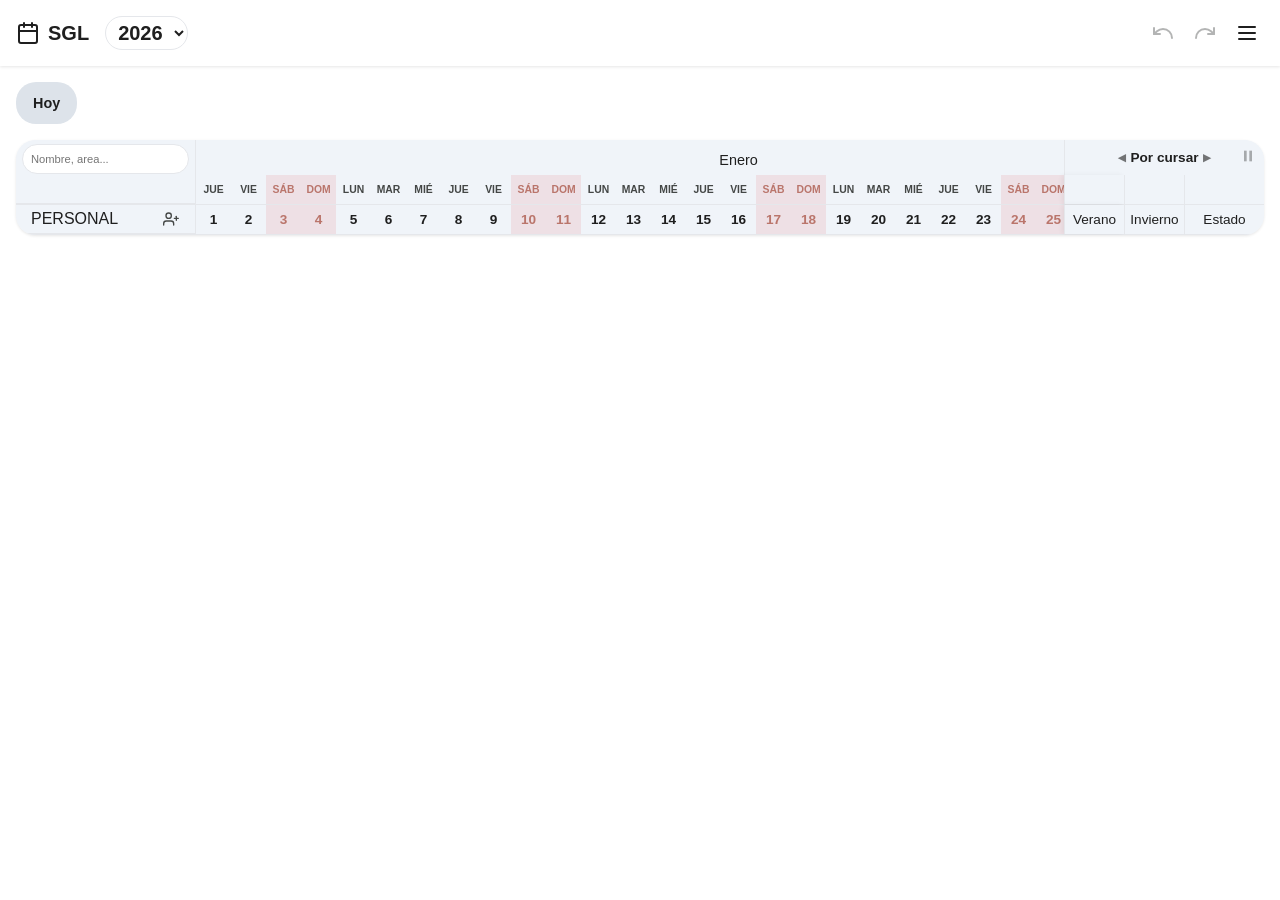
<file: SGL/index.html>
<!DOCTYPE html>
<html lang="es">

<head>
  <meta charset="UTF-8">
  <meta name="viewport" content="width=device-width, initial-scale=1.0">
  <meta http-equiv="Content-Security-Policy" content="default-src 'self';
               script-src 'self';
               style-src 'self';
               img-src 'self';
               font-src 'self';
               connect-src 'self' https://api.github.com https://gist.githubusercontent.com;
               object-src 'none';
               base-uri 'self';
               form-action 'self';
               frame-ancestors 'self';
               upgrade-insecure-requests;">
  <meta name="referrer" content="no-referrer">
  <meta name="mobile-web-app-capable" content="yes">
  <meta name="apple-mobile-web-app-capable" content="yes">
  <meta name="apple-mobile-web-app-status-bar-style" content="default">
  <link rel="manifest" href="manifest.json">
  <link rel="icon" type="image/svg+xml" href="./icon.svg">
  <script src="./flash.js"></script>
  <link rel="stylesheet" href="./styles.css">
  <script src="./app.js" defer></script>

  <title>Licencias</title>

  <svg class="svg-sprite" fill="none" stroke="currentColor" stroke-width="2" stroke-linecap="round"
    stroke-linejoin="round">
    <symbol id="icon-user-plus" viewBox="0 0 24 24">
      <path d="M16 21v-2a4 4 0 0 0-4-4H5a4 4 0 0 0-4 4v2" />
      <circle cx="8.5" cy="7" r="4" />
      <line x1="20" y1="8" x2="20" y2="14" />
      <line x1="23" y1="11" x2="17" y2="11" />
    </symbol>
    <symbol id="icon-holidays" viewBox="0 0 24 24">
      <rect x="3" y="4" width="18" height="18" rx="2" ry="2" />
      <line x1="3" y1="10" x2="21" y2="10" />
      <line x1="8" y1="2" x2="8" y2="6" />
      <line x1="16" y1="2" x2="16" y2="6" />
      <path d="M12 13l1 2.5 2.5.5-2 1.5.5 2.5-2-1.5-2 1.5.5-2.5-2-1.5 2.5-.5z" />
    </symbol>
    <symbol id="icon-menu" viewBox="0 0 24 24">
      <line x1="4" y1="6" x2="20" y2="6" class="icon-line" stroke="currentColor" stroke-width="2"></line>
      <line x1="4" y1="12" x2="20" y2="12" class="icon-line" stroke="currentColor" stroke-width="2"></line>
      <line x1="4" y1="18" x2="20" y2="18" class="icon-line" stroke="currentColor" stroke-width="2"></line>
    </symbol>
    <symbol id="icon-moon" viewBox="0 0 24 24">
      <path d="M21 12.79A9 9 0 1 1 11.21 3 7 7 0 0 0 21 12.79z" />
    </symbol>
    <symbol id="icon-sun" viewBox="0 0 24 24">
      <circle cx="12" cy="12" r="5" />
      <line x1="12" y1="1" x2="12" y2="3" />
      <line x1="12" y1="21" x2="12" y2="23" />
      <line x1="4.22" y1="4.22" x2="5.64" y2="5.64" />
      <line x1="18.36" y1="18.36" x2="19.78" y2="19.78" />
      <line x1="1" y1="12" x2="3" y2="12" />
      <line x1="21" y1="12" x2="23" y2="12" />
      <line x1="4.22" y1="19.78" x2="5.64" y2="18.36" />
      <line x1="18.36" y1="5.64" x2="19.78" y2="4.22" />
    </symbol>
    <symbol id="icon-calendar" viewBox="0 0 24 24">
      <rect x="3" y="4" width="18" height="18" rx="2" ry="2" />
      <line x1="16" y1="2" x2="16" y2="6" />
      <line x1="8" y1="2" x2="8" y2="6" />
      <line x1="3" y1="10" x2="21" y2="10" />
    </symbol>
    <symbol id="icon-save" viewBox="0 0 24 24">
      <path d="M19 21H5a2 2 0 0 1-2-2V5a2 2 0 0 1 2-2h11l5 5v11a2 2 0 0 1-2 2z" />
      <polyline points="17 21 17 13 7 13 7 21" />
      <polyline points="7 3 7 8 15 8" />
    </symbol>
    <symbol id="icon-download" viewBox="0 0 24 24">
      <path d="M21 15v4a2 2 0 0 1-2 2H5a2 2 0 0 1-2-2v-4" />
      <polyline points="7 10 12 15 17 10" />
      <line x1="12" y1="15" x2="12" y2="3" />
    </symbol>
    <symbol id="icon-upload" viewBox="0 0 24 24">
      <path d="M21 15v4a2 2 0 0 1-2 2H5a2 2 0 0 1-2-2v-4" />
      <polyline points="17 8 12 3 7 8" />
      <line x1="12" y1="3" x2="12" y2="15" />
    </symbol>
    <symbol id="icon-edit" viewBox="0 0 24 24">
      <path d="M11 4H4a2 2 0 0 0-2 2v14a2 2 0 0 0 2 2h14a2 2 0 0 0 2-2v-7" />
      <path d="M18.5 2.5a2.121 2.121 0 0 1 3 3L12 15l-4 1 1-4 9.5-9.5z" />
    </symbol>
    <symbol id="icon-close" viewBox="0 0 24 24">
      <line x1="18" y1="6" x2="6" y2="18" />
      <line x1="6" y1="6" x2="18" y2="18" />
    </symbol>
    <symbol id="icon-mouse" viewBox="0 0 24 24">
      <rect x="6" y="3" width="12" height="18" rx="6" ry="6" />
      <path d="M12 3v7M6 10h12" />
    </symbol>
    <symbol id="icon-undo" viewBox="0 0 24 24">
      <path d="M3 7v6h6" />
      <path d="M21 17a9 9 0 00-9-9 9 9 0 00-6 2.3L3 13" />
    </symbol>
    <symbol id="icon-redo" viewBox="0 0 24 24">
      <path d="M21 7v6h-6" />
      <path d="M3 17a9 9 0 019-9 9 9 0 016 2.3L21 13" />
    </symbol>
    <symbol id="icon-combine" viewBox="0 0 24 24">
      <path d="M4 6h4l4 6h8" />
      <path d="M4 18h4l4-6" />
    </symbol>
    <symbol id="icon-replace-swap" viewBox="0 0 24 24">
      <polyline points="17 4 21 8 17 12" />
      <line x1="3" y1="8" x2="21" y2="8" />
      <polyline points="7 20 3 16 7 12" />
      <line x1="21" y1="16" x2="3" y2="16" />
    </symbol>
    <symbol id="icon-trash" viewBox="0 0 24 24">
      <polyline points="3 6 5 6 21 6" />
      <path d="M19 6v14a2 2 0 0 1-2 2H7a2 2 0 0 1-2-2V6m3 0V4a2 2 0 0 1 2-2h4a2 2 0 0 1 2 2v2" />
    </symbol>
    <symbol id="icon-briefcase" viewBox="0 0 24 24">
      <rect x="2" y="7" width="20" height="14" rx="2" ry="2" />
      <path d="M16 21V5a2 2 0 0 0-2-2h-4a2 2 0 0 0-2 2v16" />
    </symbol>
    <symbol id="icon-gist" viewBox="0 0 24 24">
      <path
        d="M9 19c-5 1.5-5-2.5-7-3m14 6v-3.87a3.37 3.37 0 0 0-.94-2.61c3.14-.35 6.44-1.54 6.44-7A5.44 5.44 0 0 0 20 4.77 5.07 5.07 0 0 0 19.91 1S18.73.65 16 2.48a13.38 13.38 0 0 0-7 0C6.27.65 5.09 1 5.09 1A5.07 5.07 0 0 0 5 4.77a5.44 5.44 0 0 0-1.5 3.78c0 5.42 3.3 6.61 6.44 7A3.37 3.37 0 0 0 9 18.13V22" />
    </symbol>
    <symbol id="icon-cloud-up" viewBox="0 0 24 24">
      <polyline points="16 16 12 12 8 16" />
      <line x1="12" y1="12" x2="12" y2="21" />
      <path d="M20.39 18.39A5 5 0 0 0 18 9h-1.26A8 8 0 1 0 3 16.3" />
    </symbol>
    <symbol id="icon-cloud-down" viewBox="0 0 24 24">
      <polyline points="8 17 12 21 16 17" />
      <line x1="12" y1="12" x2="12" y2="21" />
      <path d="M20.88 18.09A5 5 0 0 0 18 9h-1.26A8 8 0 1 0 3 16.29" />
    </symbol>
    <symbol id="icon-eye" viewBox="0 0 24 24">
      <path d="M1 12s4-8 11-8 11 8 11 8-4 8-11 8-11-8-11-8z" />
      <circle cx="12" cy="12" r="3" />
    </symbol>
    <symbol id="icon-eye-off" viewBox="0 0 24 24">
      <path
        d="M17.94 17.94A10.07 10.07 0 0 1 12 20c-7 0-11-8-11-8a18.45 18.45 0 0 1 5.06-5.94M9.9 4.24A9.12 9.12 0 0 1 12 4c7 0 11 8 11 8a18.5 18.5 0 0 1-2.16 3.19m-6.72-1.07a3 3 0 1 1-4.24-4.24" />
      <line x1="1" y1="1" x2="23" y2="23" />
    </symbol>
    <symbol id="icon-external-link" viewBox="0 0 24 24">
      <path d="M18 13v6a2 2 0 0 1-2 2H5a2 2 0 0 1-2-2V8a2 2 0 0 1 2-2h6" />
      <polyline points="15 3 21 3 21 9" />
      <line x1="10" y1="14" x2="21" y2="3" />
    </symbol>
    <symbol id="icon-lock" viewBox="0 0 24 24">
      <rect x="3" y="11" width="18" height="11" rx="2" ry="2" class="icon-line" stroke="currentColor"></rect>
      <path d="M7 11V7a5 5 0 0 1 10 0v4" class="icon-line" stroke="currentColor"></path>
    </symbol>
    <symbol id="icon-users" viewBox="0 0 24 24">
      <path d="M17 21v-2a4 4 0 0 0-4-4H5a4 4 0 0 0-4 4v2" />
      <circle cx="9" cy="7" r="4" />
      <path d="M23 21v-2a4 4 0 0 0-3-3.87" />
      <path d="M16 3.13a4 4 0 0 1 0 7.75" />
    </symbol>
    <symbol id="icon-check-square" viewBox="0 0 24 24">
      <polyline points="9 11 12 14 22 4" />
      <path d="M21 12v7a2 2 0 0 1-2 2H5a2 2 0 0 1-2-2V5a2 2 0 0 1 2-2h11" />
    </symbol>
    <symbol id="icon-lock-open" viewBox="0 0 24 24">
      <rect x="3" y="11" width="18" height="11" rx="2" ry="2" class="icon-line" stroke="currentColor"></rect>
      <path d="M7 11V7a5 5 0 0 1 9.9-1" class="icon-line" stroke="currentColor"></path>
    </symbol>
    <symbol id="icon-plus" viewBox="0 0 24 24">
      <line x1="12" y1="5" x2="12" y2="19"></line>
      <line x1="5" y1="12" x2="19" y2="12"></line>
    </symbol>
    <symbol id="icon-play" viewBox="0 0 24 24" fill="currentColor">
      <polygon points="5 3 19 12 5 21 5 3"></polygon>
    </symbol>
    <symbol id="icon-pause" viewBox="0 0 24 24" fill="currentColor">
      <rect x="6" y="4" width="4" height="16"></rect>
      <rect x="14" y="4" width="4" height="16"></rect>
    </symbol>
    <symbol id="icon-chevron-right" viewBox="0 0 24 24" fill="none" stroke="currentColor" stroke-width="2"
      stroke-linecap="round" stroke-linejoin="round">
      <polyline points="9 18 15 12 9 6"></polyline>
    </symbol>
  </svg>
  <div class="header">
    <div class="header-title-group">
      <h1 id="btn-inicio" class="clickable" title="Ir a la página principal">
        <svg class="icon">
          <use href="#icon-calendar" />
        </svg> SGL
      </h1>
      <select id="year-selector" class="year-selector header-year-selector"></select>
    </div>
    <div class="header-actions">
      <button class="icon-btn" id="btn-undo" title="Deshacer (Ctrl+Z)" disabled><svg class="icon">
          <use href="#icon-undo" />
        </svg></button>
      <button class="icon-btn" id="btn-redo" title="Rehacer (Ctrl+Y)" disabled><svg class="icon">
          <use href="#icon-redo" />
        </svg></button>
      <button class="icon-btn" id="btn-open-config"><svg class="icon">
          <use href="#icon-menu" />
        </svg></button>
    </div>
  </div>

  <div class="container">
    <div class="controls-bar">
      <div class="controls-left">
        <button class="btn-primary btn-today">Hoy</button>
      </div>
    </div>
    <div class="card">
      <div class="gantt-scroll-container custom-scroll" id="gantt-container">
        <div class="gantt-grid" id="gantt-grid"></div>
      </div>
    </div>
  </div>

  <div id="toast" class="toast">Notificación</div>
  <div id="bar-tooltip">
    <div class="tt-name"></div>
    <div class="tt-range"></div>
    <div class="tt-season"></div>
  </div>

  <!-- Menú contextual personas -->
  <div id="ctx-menu">
    <!-- Modo normal -->
    <div id="ctx-mode-normal">
      <div class="ctx-item" id="ctx-item-gantt">
        <svg class="ctx-icon" viewBox="0 0 24 24">
          <use href="#icon-edit" />
        </svg>
        <span id="ctx-gantt-label">Editar Calendario</span>
      </div>
      <div class="ctx-divider"></div>
      <div class="ctx-item" id="ctx-item-select-areas">
        <svg class="ctx-icon" viewBox="0 0 24 24">
          <use href="#icon-check-square" />
        </svg>
        Asignar area
      </div>
      <div class="ctx-divider"></div>
      <div class="ctx-item" id="ctx-item-config">
        <svg class="ctx-icon" viewBox="0 0 24 24">
          <use href="#icon-edit" />
        </svg>
        Ver datos
      </div>
    </div>
    <!-- Modo selección -->
    <div id="ctx-mode-selection" class="d-none">
      <div class="ctx-selection-header">
        <span id="ctx-selection-count">0 seleccionadas</span>
      </div>
      <div class="ctx-divider"></div>
      <div id="ctx-area-list"></div>
      <div class="ctx-item ctx-area-add-new" id="ctx-area-add-new">
        <svg class="ctx-icon">
          <use href="#icon-plus" />
        </svg>
        Nueva área…
      </div>
    </div>
  </div>

  <div class="modal modal-confirm-priority" id="modal-confirm">
    <div class="modal-content modal-content-sm">
      <h3 id="confirm-title">Confirmar</h3>
      <p id="confirm-msg" class="modal-desc"></p>
      <div class="btn-group">
        <button class="btn-primary" id="confirm-ok">Continuar</button>
        <button class="btn-cancel" id="btn-confirm-cancel"><svg class="icon">
            <use href="#icon-close" />
          </svg>Cancelar</button>
      </div>
    </div>
  </div>

  <div class="modal" id="modal-holidays">
    <div class="modal-content">
      <div class="modal-header-row">
        <h3>Feriados</h3>
        <select id="holiday-year-selector" class="year-selector"></select>
      </div>
      <div class="holiday-list" id="holiday-list"></div>
      <div class="holiday-add-row">
        <div class="form-group form-group-flex">
          <label>Fechas</label>
          <input type="text" id="holiday-date-input" placeholder="1/1, 25/12/26, 1/5/2025..." maxlength="200">
        </div>
        <div class="form-group form-group-flex">
          <label>Nombre (opcional)</label>
          <input type="text" id="holiday-name-input" placeholder="Ej: Año Nuevo" maxlength="60">
        </div>
      </div>
      <div class="btn-group btn-group-mt">
        <button class="btn-primary" id="btn-holiday-add">+ Agregar</button>
        <button class="btn-cancel" id="btn-holiday-back"><svg class="icon">
            <use href="#icon-undo" />
          </svg>Volver</button>
      </div>
    </div>
  </div>

  <div class="modal" id="modal-new-person">
    <div class="modal-content">
      <h3>Nueva Persona</h3>
      <div class="form-group"><label>Nombre</label><input type="text" id="p-name"
          placeholder="Nombre o varios separados por coma"></div>
      <div class="form-group">
        <label>Área</label>
        <div class="area-combobox" id="p-area-combobox">
          <div class="area-combobox-row">
            <input type="text" class="area-combobox-input" id="p-area-input" placeholder="Buscar área..."
              autocomplete="off">
          </div>
          <div class="area-combobox-dropdown" id="p-area-dropdown"></div>
        </div>
        <div class="area-chips" id="p-area-chips"></div>
      </div>
      <div class="btn-group">
        <button class="btn-primary" id="btn-new-person-save"><svg class="icon">
            <use href="#icon-user-plus" />
          </svg>Agregar</button>
        <button class="btn-cancel" id="btn-new-person-back"><svg class="icon">
            <use href="#icon-undo" />
          </svg>Volver</button>
      </div>
    </div>
  </div>

  <div class="modal" id="modal-edit-person">
    <div class="modal-content modal-content-md">
      <h3>Editar Persona</h3>
      <div class="modal-two-col">

        <!-- Columna izquierda: datos de la persona + agregar licencia -->
        <div class="modal-col">
          <div class="form-group"><label>Nombre</label><input type="text" id="ep-name" placeholder="Nombre completo">
          </div>
          <div class="form-group">
            <label>Área</label>
            <div class="area-combobox" id="ep-area-combobox">
              <div class="area-combobox-row">
                <input type="text" class="area-combobox-input" id="ep-area-input" placeholder="Buscar área..."
                  autocomplete="off">
              </div>
              <div class="area-combobox-dropdown" id="ep-area-dropdown"></div>
            </div>
            <div class="area-chips" id="ep-area-chips"></div>
          </div>
          <div class="section-mt">
            <div class="section-header-row">
              <label class="label-bold-bare">Configuracion año</label>
              <select id="ep-year-select" class="year-selector year-selector-sm"></select>
            </div>
            <div class="section-header-row">
              <label class="label-sm-bare">Licencias Personalizadas</label>
              <button type="button" id="ep-custom-limits" class="toggle-btn toggle-btn-sm">No</button>
            </div>
            <div id="ep-limits-fields" class="section-fields">
              <div class="range-row range-row-mt">
                <div class="form-group"><label>Verano</label><input type="number" id="ep-summer" min="0"></div>
                <div class="form-group"><label>Invierno</label><input type="number" id="ep-winter" min="0"></div>
                <div class="form-group">
                  <label>Opcional</label>
                  <button type="button" id="ep-unlimited" class="toggle-btn">Libre</button>
                </div>
              </div>
            </div>
            <div class="section-header-row section-header-row-mt">
              <label class="label-sm-bare">Temporada Personalizada</label>
              <button type="button" id="ep-custom-season" class="toggle-btn toggle-btn-sm">No</button>
            </div>
            <div id="ep-season-fields" class="section-fields">
              <div class="range-row">
                <div class="form-group">
                  <label>Inicio verano</label>
                  <select id="ep-sStart" class="select-input">
                    <option value="0">Enero</option>
                    <option value="1">Febrero</option>
                    <option value="2">Marzo</option>
                    <option value="3">Abril</option>
                    <option value="4">Mayo</option>
                    <option value="5">Junio</option>
                    <option value="6">Julio</option>
                    <option value="7">Agosto</option>
                    <option value="8">Septiembre</option>
                    <option value="9">Octubre</option>
                    <option value="10">Noviembre</option>
                    <option value="11">Diciembre</option>
                  </select>
                </div>
                <div class="form-group">
                  <label>Inicio invierno</label>
                  <select id="ep-sEnd" class="select-input">
                    <option value="0">Enero</option>
                    <option value="1">Febrero</option>
                    <option value="2">Marzo</option>
                    <option value="3">Abril</option>
                    <option value="4">Mayo</option>
                    <option value="5">Junio</option>
                    <option value="6">Julio</option>
                    <option value="7">Agosto</option>
                    <option value="8">Septiembre</option>
                    <option value="9">Octubre</option>
                    <option value="10">Noviembre</option>
                    <option value="11">Diciembre</option>
                  </select>
                </div>
              </div>
            </div>
          </div>
          <button id="btn-edit-gantt" class="btn-cancel btn-full-mt"><svg class="icon">
              <use href="#icon-edit" />
            </svg>Editar Calendario</button>
        </div>

        <!-- Columna derecha: licencias asignadas -->
        <div class="modal-col modal-col-right">
          <div id="person-vac-section" class="vac-section-flex">
            <div class="section-mt-sm">
              <label class="label-sm-bare">Agregar Licencia</label>
              <div class="range-row">
                <div class="form-group">
                  <label>Desde</label>
                  <input type="text" id="range-start" placeholder="1/1, 1/1/26..." maxlength="20">
                </div>
                <div class="form-group">
                  <label>Hasta</label>
                  <input type="text" id="range-end" placeholder="1/1, 1/1/26..." maxlength="20">
                </div>
                <button class="icon-btn icon-btn-add" id="btn-add-range">+</button>
              </div>
            </div>
            <div class="vac-list-header">
              <span class="vac-list-title">Licencias asignadas</span>
            </div>
            <div id="person-vac-items" class="vac-list"></div>
          </div>

        </div>
      </div>
      <div class="btn-group btn-group-mt">
        <button class="btn-primary" id="btn-edit-person-save"><svg class="icon">
            <use href="#icon-save" />
          </svg>Guardar</button>
        <button class="btn-danger" id="btn-edit-person-delete"><svg class="icon">
            <use href="#icon-trash" />
          </svg>Eliminar</button>
        <button class="btn-cancel" id="btn-edit-person-close"><svg class="icon">
            <use href="#icon-close" />
          </svg>Cerrar</button>
      </div>
    </div>
  </div>

  <div class="modal" id="modal-areas">
    <div class="modal-content">
      <h3>Areas</h3>
      <div class="area-management-list" id="areas-list"></div>
      <div class="range-row">
        <div class="form-group">
          <label>Nueva área</label>
          <input type="text" id="area-name-input" placeholder="Ej: Sistemas, RRHH, Contabilidad..." maxlength="100">
        </div>
        <button class="btn-primary btn-areas-add" id="btn-areas-add">+
          Agregar</button>
      </div>
      <div class="btn-group btn-group-mt">
        <button class="btn-cancel" id="btn-areas-back"><svg class="icon">
            <use href="#icon-undo" />
          </svg>Volver</button>
      </div>
    </div>
  </div>

  <div class="modal" id="modal-import">
    <div class="modal-content">
      <h3>Restaurar backup</h3>
      <div class="import-dropzone" id="import-dropzone">
        <div id="import-dropzone-text">📂 Tocá para seleccionar un archivo JSON</div>
      </div>
      <input type="file" id="import-file-input" accept=".json,application/json" hidden>
      <div class="import-warning" id="import-warning" hidden>
        <span id="import-warning-text"></span>
        <span class="import-hint">Podés importar
          igual tocando Reemplazar o Combinar.</span>
      </div>
      <div class="import-actions">
        <button class="btn-danger" id="btn-import-replace" disabled><svg class="icon">
            <use href="#icon-replace-swap" />
          </svg>Reemplazar</button>
        <button class="btn-primary" id="btn-import-merge" disabled><svg class="icon">
            <use href="#icon-combine" />
          </svg>Combinar</button>
      </div>
      <div class="btn-group btn-group-mt">
        <button class="btn-cancel" id="btn-import-back"><svg class="icon">
            <use href="#icon-undo" />
          </svg>Volver</button>
      </div>
    </div>
  </div>

  <div class="modal" id="modal-config">
    <div class="modal-content modal-content-lg">
      <h3>Configuración</h3>
      <div class="modal-two-col">

        <!-- Columna izquierda: ajustes -->
        <div class="modal-col">
          <label class="label-section-title"><svg class="icon">
              <use href="#icon-calendar" />
            </svg> Temporada predeterminada</label>
          <div class="range-row">
            <div class="range-col">
              <label class="label-xs">Inicio verano</label>
              <select id="conf-s-start" class="select-input">
                <option value="0">Enero</option>
                <option value="1">Febrero</option>
                <option value="2">Marzo</option>
                <option value="3">Abril</option>
                <option value="4">Mayo</option>
                <option value="5">Junio</option>
                <option value="6">Julio</option>
                <option value="7">Agosto</option>
                <option value="8">Septiembre</option>
                <option value="9">Octubre</option>
                <option value="10">Noviembre</option>
                <option value="11">Diciembre</option>
              </select>
            </div>
            <div class="range-col">
              <label class="label-xs">Inicio invierno</label>
              <select id="conf-s-end" class="select-input">
                <option value="0">Enero</option>
                <option value="1">Febrero</option>
                <option value="2">Marzo</option>
                <option value="3">Abril</option>
                <option value="4">Mayo</option>
                <option value="5">Junio</option>
                <option value="6">Julio</option>
                <option value="7">Agosto</option>
                <option value="8">Septiembre</option>
                <option value="9">Octubre</option>
                <option value="10">Noviembre</option>
                <option value="11">Diciembre</option>
              </select>
            </div>
          </div>
          <div class="section-mt">
            <label class="label-section-title"><svg class="icon">
                <use href="#icon-holidays" />
              </svg> Licencias predeterminadas</label>
            <div class="range-row">
              <div class="form-group"><label>Verano</label><input type="number" id="conf-summer"></div>
              <div class="form-group"><label>Invierno</label><input type="number" id="conf-winter"></div>
            </div>
          </div>
          <div class="btn-group btn-group-mt btn-group-col">
            <button class="btn-cancel" id="btn-config-holidays">
              <svg class="icon">
                <use href="#icon-holidays" />
              </svg>
              <span class="btn-text">Feriados</span>
              <svg class="icon icon-chevron">
                <use href="#icon-chevron-right" />
              </svg>
            </button>
            <button class="btn-cancel" id="btn-config-areas">
              <svg class="icon">
                <use href="#icon-briefcase" />
              </svg>
              <span class="btn-text">Areas</span>
              <svg class="icon icon-chevron">
                <use href="#icon-chevron-right" />
              </svg>
            </button>
            <button class="btn-primary" id="btn-config-new-person">
              <svg class="icon">
                <use href="#icon-user-plus" />
              </svg>
              <span class="btn-text">Nueva Persona</span>
              <svg class="icon icon-chevron">
                <use href="#icon-chevron-right" />
              </svg>
            </button>
          </div>
        </div>

        <!-- Columna derecha: acciones -->
        <div class="modal-col modal-col-right">
          <div class="form-group">
            <label class="label-bold-flex">
              <span><svg class="icon">
                  <use href="#icon-mouse" />
                </svg> Velocidad de scroll</span>
              <span id="conf-scroll-speed-label" class="scroll-speed-value">3</span>
            </label>
            <input type="range" id="conf-scroll-speed" min="1" max="10" step="1" value="3" class="scroll-speed-input">
          </div>
          <button class="btn-cancel" id="btn-export">
            <svg class="icon">
              <use href="#icon-upload" />
            </svg>
            <span class="btn-text">Respaldar</span>
            <svg class="icon icon-chevron">
              <use href="#icon-chevron-right" />
            </svg>
          </button>
          <button class="btn-cancel" id="btn-open-import">
            <svg class="icon">
              <use href="#icon-download" />
            </svg>
            <span class="btn-text">Restaurar</span>
            <svg class="icon icon-chevron">
              <use href="#icon-chevron-right" />
            </svg>
          </button>
          <div class="config-gist-group">
            <button class="btn-cancel config-gist-main" id="btn-open-gist">
              <svg class="icon">
                <use href="#icon-gist" />
              </svg>
              <span class="btn-text">GitHub Gist</span>
              <svg class="icon icon-chevron">
                <use href="#icon-chevron-right" />
              </svg>
            </button>
            <button class="config-gist-quick-btn" id="btn-config-gist-subir" title="Subir a Gist">
              <svg class="icon">
                <use href="#icon-cloud-up" />
              </svg>
            </button>
            <button class="config-gist-quick-btn" id="btn-config-gist-bajar" title="Bajar de Gist">
              <svg class="icon">
                <use href="#icon-cloud-down" />
              </svg>
            </button>
          </div>
          <button class="btn-cancel" id="btn-reset-all">
            <svg class="icon">
              <use href="#icon-trash" />
            </svg>
            <span class="btn-text">Restablecer</span>
            <svg class="icon icon-chevron">
              <use href="#icon-chevron-right" />
            </svg>
          </button>
          <button class="btn-primary" id="btn-toggle-theme">
            <svg class="icon" id="theme-icon">
              <use href="#icon-moon" />
            </svg>
            <span class="btn-text" id="theme-label">Modo oscuro</span>
            <svg class="icon icon-chevron">
              <use href="#icon-chevron-right" />
            </svg>
          </button>
        </div>
      </div>
      <div class="btn-group btn-group-mt-lg">
        <button class="btn-primary" id="btn-save-config"><svg class="icon">
            <use href="#icon-save" />
          </svg>Guardar</button>
        <button class="btn-cancel" id="btn-config-close"><svg class="icon">
            <use href="#icon-close" />
          </svg>Cerrar</button>
      </div>
    </div>
  </div>

  <!-- ════ MODAL GIST SYNC ════ -->
  <div class="modal" id="modal-gist">
    <div class="modal-content">
      <h3><svg class="icon">
          <use href="#icon-gist" />
        </svg> GitHub Gist</h3>

      <!-- Token -->
      <div class="form-group">
        <label>Personal Access Token</label>
        <div class="gist-input-row">
          <input type="password" id="gist-token" placeholder="ghp_xxxxxxxxxxxxxxxxxxxx" autocomplete="off"
            spellcheck="false">
          <button class="icon-btn gist-eye-btn" id="gist-token-eye" title="Mostrar/ocultar">
            <svg class="icon">
              <use href="#icon-eye" id="gist-eye-icon" />
            </svg>
          </button>
          <a class="icon-btn gist-eye-btn icon-link"
            href="https://github.com/settings/tokens/new?description=Licencias+sync&scopes=gist" target="_blank"
            rel="noopener noreferrer" title="Crear token en GitHub">
            <svg class="icon">
              <use href="#icon-external-link" />
            </svg>
          </a>
        </div>
      </div>

      <!-- Gist ID -->
      <div class="form-group">
        <label>Gist ID</label>
        <div class="gist-input-row">
          <input type="text" id="gist-id" placeholder="Dejar vacío para crear uno nuevo" autocomplete="off"
            spellcheck="false">
          <a id="gist-link-btn" class="icon-btn gist-eye-btn icon-link" target="_blank" rel="noopener noreferrer"
            title="Abrir en GitHub">
            <svg class="icon">
              <use href="#icon-external-link" />
            </svg>
          </a>
        </div>
      </div>

      <!-- Acciones -->
      <p class="gist-section-label">Acciones</p>
      <div class="gist-actions-row">
        <button class="btn-gist-action" id="btn-gist-subir">
          <svg class="icon">
            <use href="#icon-cloud-up" />
          </svg>
          Subir
        </button>
        <button class="btn-gist-action" id="btn-gist-bajar">
          <svg class="icon">
            <use href="#icon-cloud-down" />
          </svg>
          Bajar
        </button>
      </div>

      <!-- Auto-sync toggle -->
      <label class="gist-autosync-row" id="gist-autosync-label">
        <span class="gist-autosync-text">
          <span class="gist-autosync-title">Subir automáticamente y comprobar cambios al cargar la página</span>
        </span>
        <div class="toggle-switch" id="gist-autosync-toggle">
          <div class="toggle-thumb"></div>
        </div>
      </label>

      <!-- Aviso de privacidad -->
      <div class="gist-privacy-note">
        🔒 <strong>Datos sensibles:</strong> Configurá el Gist como <strong>secreto</strong> y usá scope mínimo
        <strong>gist</strong> en el token de GitHub.
      </div>

      <!-- Estado sync -->
      <p id="gist-sync-status" class="gist-sync-status"></p>

      <div class="btn-group btn-group-mt-lg">
        <button class="btn-primary btn-flex" id="btn-gist-save">
          <svg class="icon">
            <use href="#icon-save" />
          </svg>
          Guardar
        </button>
        <button class="btn-cancel btn-flex" id="btn-gist-back">
          <svg class="icon">
            <use href="#icon-undo" />
          </svg>
          Volver
        </button>
      </div>
    </div>
  </div>

  <!-- ════ MODAL GIST NOVEDADES ════ -->
  <div class="modal" id="modal-gist-novedades">
    <div class="modal-content modal-content-xs">
      <h3><svg class="icon">
          <use href="#icon-cloud-down" />
        </svg> Datos nuevos en Gist</h3>
      <p class="gist-novedades-desc">Se encontraron registros en el Gist que no están en este dispositivo:</p>
      <div id="gist-novedades-detalle" class="gist-novedades-detalle"></div>
      <p class="gist-novedades-pregunta">¿Querés agregarlos a los datos locales?</p>
      <div class="btn-group btn-group-mt">
        <button class="btn-primary btn-flex" id="gist-novedades-ok">
          <svg class="icon">
            <use href="#icon-combine" />
          </svg>
          Agregar
        </button>
        <button class="btn-cancel btn-flex" id="gist-novedades-ignorar-btn">Ignorar</button>
      </div>
    </div>
  </div>
  </body>

</html>

<!--// ====================================================================
    //                 NOTAS SISTEMA LUSHIBOSCA VERSION 260523.2154
    // ====================================================================
    
     - CAMBIOS:
    1) 

     - BUGS CONOCIDOS:
    1) 

    -->
</file>
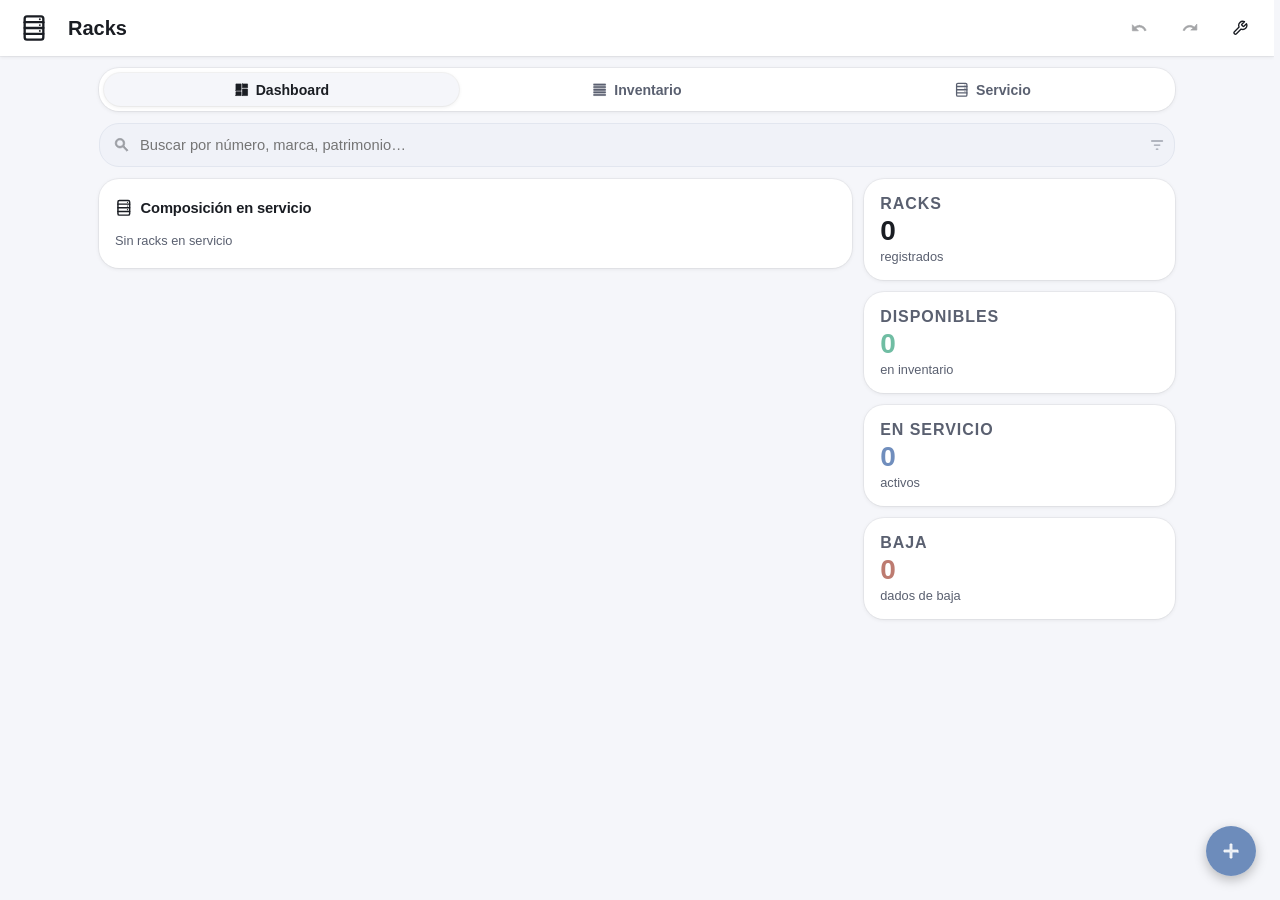
<file: SGR/index.html>
<!DOCTYPE html>
<html lang="es">

<head>
    <meta charset="UTF-8">
    <meta name="viewport" content="width=device-width, initial-scale=1.0">
    <meta http-equiv="Content-Security-Policy" content="default-src 'self';
         script-src 'self'; 
         style-src 'self';
         img-src 'self' data: blob:; 
         font-src 'self' data:; 
         connect-src 'self' https://api.github.com https://raw.githubusercontent.com; 
         object-src 'none'; 
         base-uri 'none'; 
         form-action 'none'; 
         frame-ancestors 'none'; 
         upgrade-insecure-requests;">
    <meta name="referrer" content="no-referrer">
    <meta name="mobile-web-app-capable" content="yes">
    <meta name="apple-mobile-web-app-capable" content="yes">
    <meta name="apple-mobile-web-app-status-bar-style" content="default">
    <link rel="manifest" href="manifest.json">
    <link rel="icon" type="image/svg+xml" href="./icon.svg">
    <script src="./flash.js"></script>
    <link rel="stylesheet" href="./styles.css">
    <script src="./app.js" defer></script>
</head>

<body>

    <!-- SVG SPRITES -->
    <svg xmlns="http://www.w3.org/2000/svg" class="svg-sprites">
        <defs>
            <symbol id="icon-rack" viewBox="0 0 24 24" fill="none" stroke="currentColor" stroke-width="2"
                stroke-linecap="round" stroke-linejoin="round">
                <rect x="4" y="2" width="16" height="20" rx="2" ry="2"></rect>
                <line x1="4" y1="7" x2="20" y2="7"></line>
                <line x1="4" y1="12" x2="20" y2="12"></line>
                <line x1="4" y1="17" x2="20" y2="17"></line>
                <circle cx="17" cy="4.5" r="0.8" fill="currentColor" stroke="none"></circle>
                <circle cx="17" cy="9.5" r="0.8" fill="currentColor" stroke="none"></circle>
                <circle cx="17" cy="14.5" r="0.8" fill="currentColor" stroke="none"></circle>
            </symbol>
            <symbol id="icon-dashboard" viewBox="0 0 24 24">
                <path d="M3 13h8V3H3v10zm0 8h8v-6H3v6zm10 0h8V11h-8v10zm0-18v6h8V3h-8z" />
            </symbol>
            <symbol id="icon-pc" viewBox="0 0 24 24" fill="none" stroke="currentColor" stroke-width="2"
                stroke-linecap="round" stroke-linejoin="round">
                <rect x="2" y="3" width="20" height="14" rx="2" />
                <path d="M8 21h8M12 17v4" />
            </symbol>
            <symbol id="icon-inventory" viewBox="0 0 24 24">
                <path d="M3 3h18v2H3zm0 4h18v2H3zm0 4h18v2H3zm0 4h18v2H3zm0 4h18v2H3z" />
            </symbol>
            <symbol id="icon-add" viewBox="0 0 24 24">
                <path d="M19 13h-6v6h-2v-6H5v-2h6V5h2v6h6v2z" />
            </symbol>
            <symbol id="icon-search" viewBox="0 0 24 24">
                <path
                    d="M15.5 14h-.79l-.28-.27A6.47 6.47 0 0016 9.5 6.5 6.5 0 109.5 16c1.61 0 3.09-.59 4.23-1.57l.27.28v.79l5 4.99L20.49 19l-4.99-5zm-6 0C7.01 14 5 11.99 5 9.5S7.01 5 9.5 5 14 7.01 14 9.5 11.99 14 9.5 14z" />
            </symbol>
            <symbol id="icon-settings" viewBox="0 0 24 24" fill="none" stroke="currentColor" stroke-width="2"
                stroke-linecap="round" stroke-linejoin="round">
                <path
                    d="M14.7 6.3a1 1 0 0 0 0 1.4l1.6 1.6a1 1 0 0 0 1.4 0l3.77-3.77a6 6 0 0 1-7.94 7.94l-6.91 6.91a2.12 2.12 0 0 1-3-3l6.91-6.91a6 6 0 0 1 7.94-7.94l-3.76 3.76z" />
            </symbol>
            <symbol id="icon-edit" viewBox="0 0 24 24" fill="none" stroke="currentColor" stroke-width="2"
                stroke-linecap="round" stroke-linejoin="round">
                <path d="M11 4H4a2 2 0 00-2 2v14a2 2 0 002 2h14a2 2 0 002-2v-7" />
                <path d="M18.5 2.5a2.121 2.121 0 013 3L12 15l-4 1 1-4 9.5-9.5z" />
            </symbol>
            <symbol id="icon-trash" viewBox="0 0 24 24" fill="none" stroke="currentColor" stroke-width="2"
                stroke-linecap="round" stroke-linejoin="round">
                <polyline points="3 6 5 6 21 6" />
                <path d="M19 6l-1 14H6L5 6" />
                <path d="M10 11v6M14 11v6" />
                <path d="M9 6V4h6v2" />
            </symbol>
            <symbol id="icon-cancelar" viewBox="0 0 24 24">
                <line x1="18" y1="6" x2="6" y2="18" stroke="currentColor" />
                <line x1="6" y1="6" x2="18" y2="18" stroke="currentColor" />
            </symbol>
            <symbol id="icon-save" viewBox="0 0 24 24">
                <path
                    d="M17 3H5a2 2 0 00-2 2v14a2 2 0 002 2h14c1.1 0 2-.9 2-2V7l-4-4zm-5 16c-1.66 0-3-1.34-3-3s1.34-3 3-3 3 1.34 3 3-1.34 3-3 3zm3-10H5V5h10v4z" />
            </symbol>
            <symbol id="icon-moon" viewBox="0 0 24 24" fill="none" stroke="currentColor" stroke-width="2"
                stroke-linecap="round" stroke-linejoin="round">
                <path d="M21 12.79A9 9 0 1111.21 3 7 7 0 0021 12.79z" />
            </symbol>
            <symbol id="icon-sun" viewBox="0 0 24 24" fill="none" stroke="currentColor" stroke-width="2"
                stroke-linecap="round" stroke-linejoin="round">
                <circle cx="12" cy="12" r="5" />
                <line x1="12" y1="1" x2="12" y2="3" />
                <line x1="12" y1="21" x2="12" y2="23" />
                <line x1="4.22" y1="4.22" x2="5.64" y2="5.64" />
                <line x1="18.36" y1="18.36" x2="19.78" y2="19.78" />
                <line x1="1" y1="12" x2="3" y2="12" />
                <line x1="21" y1="12" x2="23" y2="12" />
                <line x1="4.22" y1="19.78" x2="5.64" y2="18.36" />
                <line x1="18.36" y1="5.64" x2="19.78" y2="4.22" />
            </symbol>
            <symbol id="icon-download" viewBox="0 0 24 24" fill="none" stroke="currentColor" stroke-width="2"
                stroke-linecap="round" stroke-linejoin="round">
                <path d="M21 15v4a2 2 0 01-2 2H5a2 2 0 01-2-2v-4" />
                <polyline points="7 10 12 15 17 10" />
                <line x1="12" y1="15" x2="12" y2="3" />
            </symbol>
            <symbol id="icon-cloud-up" viewBox="0 0 24 24" fill="none" stroke="currentColor" stroke-width="2"
                stroke-linecap="round" stroke-linejoin="round">
                <polyline points="16 16 12 12 8 16" />
                <line x1="12" y1="12" x2="12" y2="21" />
                <path d="M20.39 18.39A5 5 0 0 0 18 9h-1.26A8 8 0 1 0 3 16.3" />
            </symbol>
            <!-- Cloud sync down -->
            <symbol id="icon-cloud-down" viewBox="0 0 24 24" fill="none" stroke="currentColor" stroke-width="2"
                stroke-linecap="round" stroke-linejoin="round">
                <polyline points="8 16 12 20 16 16" />
                <line x1="12" y1="20" x2="12" y2="11" />
                <path d="M20.39 18.39A5 5 0 0 0 18 9h-1.26A8 8 0 1 0 3 16.3" />
            </symbol>
            <symbol id="icon-upload" viewBox="0 0 24 24" fill="none" stroke="currentColor" stroke-width="2"
                stroke-linecap="round" stroke-linejoin="round">
                <path d="M21 15v4a2 2 0 01-2 2H5a2 2 0 01-2-2v-4" />
                <polyline points="17 8 12 3 7 8" />
                <line x1="12" y1="3" x2="12" y2="15" />
            </symbol>
            <symbol id="icon-back" viewBox="0 0 24 24" fill="none" stroke="currentColor" stroke-width="2"
                stroke-linecap="round" stroke-linejoin="round">
                <path d="M3 9l4-4m-4 4l4 4" />
                <path d="M3 9h13a5 5 0 010 10h-4" />
            </symbol>
            <symbol id="icon-close" viewBox="0 0 24 24">
                <path
                    d="M19 6.41L17.59 5 12 10.59 6.41 5 5 6.41 10.59 12 5 17.59 6.41 19 12 13.41 17.59 19 19 17.59 13.41 12z" />
            </symbol>
            <symbol id="icon-undo" viewBox="0 0 24 24">
                <path
                    d="M12.5 8c-2.65 0-5.05.99-6.9 2.6L2 7v9h9l-3.62-3.62c1.39-1.16 3.16-1.88 5.12-1.88 3.54 0 6.55 2.31 7.6 5.5l2.37-.78C21.08 11.03 17.15 8 12.5 8z" />
            </symbol>
            <symbol id="icon-redo" viewBox="0 0 24 24">
                <path
                    d="M18.4 10.6C16.55 8.99 14.15 8 11.5 8c-4.65 0-8.58 3.03-9.96 7.22L3.9 15.7c1.05-3.19 4.06-5.5 7.6-5.5 1.95 0 3.73.72 5.12 1.88L13 15h9V6l-3.6 4.6z" />
            </symbol>
            <symbol id="icon-gist" viewBox="0 0 24 24">
                <path
                    d="M12 2C6.477 2 2 6.484 2 12.021c0 4.428 2.865 8.184 6.839 9.504.5.092.682-.217.682-.483 0-.237-.009-.868-.013-1.703-2.782.605-3.369-1.343-3.369-1.343-.454-1.158-1.11-1.466-1.11-1.466-.908-.62.069-.608.069-.608 1.003.07 1.531 1.032 1.531 1.032.892 1.53 2.341 1.088 2.91.832.092-.647.35-1.088.636-1.338-2.22-.253-4.555-1.113-4.555-4.951 0-1.093.39-1.988 1.029-2.688-.103-.253-.446-1.272.098-2.65 0 0 .84-.27 2.75 1.026A9.564 9.564 0 0 1 12 6.844a9.59 9.59 0 0 1 2.504.337c1.909-1.296 2.747-1.027 2.747-1.027.546 1.379.202 2.398.1 2.651.64.7 1.028 1.595 1.028 2.688 0 3.848-2.339 4.695-4.566 4.943.359.309.678.92.678 1.855 0 1.338-.012 2.419-.012 2.747 0 .268.18.58.688.482A10.02 10.02 0 0 0 22 12.021C22 6.484 17.522 2 12 2z" />
            </symbol>
            <symbol id="icon-eye" viewBox="0 0 24 24" fill="none" stroke="currentColor" stroke-width="2"
                stroke-linecap="round" stroke-linejoin="round">
                <path d="M1 12s4-8 11-8 11 8 11 8-4 8-11 8-11-8-11-8z" />
                <circle cx="12" cy="12" r="3" />
            </symbol>
            <symbol id="icon-eye-off" viewBox="0 0 24 24" fill="none" stroke="currentColor" stroke-width="2"
                stroke-linecap="round" stroke-linejoin="round">
                <path
                    d="M17.94 17.94A10.07 10.07 0 0 1 12 20c-7 0-11-8-11-8a18.45 18.45 0 0 1 5.06-5.94M9.9 4.24A9.12 9.12 0 0 1 12 4c7 0 11 8 11 8a18.5 18.5 0 0 1-2.16 3.19m-6.72-1.07a3 3 0 1 1-4.24-4.24" />
                <line x1="1" y1="1" x2="23" y2="23" />
            </symbol>
            <symbol id="icon-external-link" viewBox="0 0 24 24">
                <path d="M18 13v6a2 2 0 0 1-2 2H5a2 2 0 0 1-2-2V8a2 2 0 0 1 2-2h6" fill="none" stroke="currentColor"
                    stroke-width="2" stroke-linecap="round" stroke-linejoin="round"></path>
                <polyline points="15 3 21 3 21 9" fill="none" stroke="currentColor" stroke-width="2"
                    stroke-linecap="round" stroke-linejoin="round"></polyline>
                <line x1="10" y1="14" x2="21" y2="3" fill="none" stroke="currentColor" stroke-width="2"
                    stroke-linecap="round" stroke-linejoin="round"></line>
            </symbol>
            <symbol id="icon-combine" viewBox="0 0 24 24" fill="none" stroke="currentColor" stroke-width="2"
                stroke-linecap="round" stroke-linejoin="round">
                <path d="M4 6h4l4 6h8" />
                <path d="M4 18h4l4-6" />
            </symbol>
            <symbol id="icon-replace-swap" viewBox="0 0 24 24" fill="none" stroke="currentColor" stroke-width="2"
                stroke-linecap="round" stroke-linejoin="round">
                <polyline points="17 4 21 8 17 12" />
                <line x1="3" y1="8" x2="21" y2="8" />
                <polyline points="7 20 3 16 7 12" />
                <line x1="21" y1="16" x2="3" y2="16" />
            </symbol>
            <symbol id="icon-arrow-up" viewBox="0 0 24 24">
                <path d="M4 12l1.41 1.41L11 7.83V20h2V7.83l5.58 5.59L20 12l-8-8-8 8z" />
            </symbol>
            <symbol id="icon-table" viewBox="0 0 24 24">
                <path d="M3 3h18v2H3zm0 8h18v2H3zm0 8h18v2H3z" />
            </symbol>
            <symbol id="icon-filter" viewBox="0 0 24 24">
                <path d="M10 18h4v-2h-4v2zM3 6v2h18V6H3zm3 7h12v-2H6v2z" />
            </symbol>
            <symbol id="icon-building" viewBox="0 0 24 24">
                <path d="M12 3L2 9v12h8v-7h4v7h8V9L12 3zm6 16h-4v-7H10v7H6V10l6-3.86L18 10v9z" />
            </symbol>
            <symbol id="icon-chevron-down" viewBox="0 0 24 24" fill="none" stroke="currentColor" stroke-width="2.5"
                stroke-linecap="round" stroke-linejoin="round">
                <polyline points="6 9 12 15 18 9" />
            </symbol>
            <symbol id="icon-plus" viewBox="0 0 24 24">
                <path d="M19 13h-6v6h-2v-6H5v-2h6V5h2v6h6v2z" />
            </symbol>
            <symbol id="icon-baja" viewBox="0 0 24 24" fill="none" stroke="currentColor" stroke-width="2"
                stroke-linecap="round" stroke-linejoin="round">
                <circle cx="12" cy="12" r="10" />
                <line x1="8" y1="12" x2="16" y2="12" />
            </symbol>
            <symbol id="icon-layout" viewBox="0 0 24 24" fill="none" stroke="currentColor" stroke-width="2"
                stroke-linecap="round" stroke-linejoin="round">
                <rect x="3" y="3" width="7" height="7" />
                <rect x="14" y="3" width="7" height="7" />
                <rect x="14" y="14" width="7" height="7" />
                <rect x="3" y="14" width="7" height="7" />
            </symbol>
            <symbol id="icon-report" viewBox="0 0 24 24" fill="none" stroke="currentColor" stroke-width="2"
                stroke-linecap="round" stroke-linejoin="round">
                <path d="M14 2H6a2 2 0 0 0-2 2v16a2 2 0 0 0 2 2h12a2 2 0 0 0 2-2V8z" />
                <polyline points="14 2 14 8 20 8" />
                <line x1="16" y1="13" x2="8" y2="13" />
                <line x1="16" y1="17" x2="8" y2="17" />
                <polyline points="10 9 9 9 8 9" />
            </symbol>
            <symbol id="icon-chevron-right" viewBox="0 0 24 24" fill="none" stroke="currentColor" stroke-width="2.5"
                stroke-linecap="round" stroke-linejoin="round">
                <polyline points="9 18 15 12 9 6" />
            </symbol>
            <symbol id="icon-sliders" viewBox="0 0 24 24">
                <line x1="4" y1="21" x2="4" y2="14" class="icon-line" stroke="currentColor"></line>
                <line x1="4" y1="10" x2="4" y2="3" class="icon-line" stroke="currentColor"></line>
                <line x1="12" y1="21" x2="12" y2="12" class="icon-line" stroke="currentColor"></line>
                <line x1="12" y1="8" x2="12" y2="3" class="icon-line" stroke="currentColor"></line>
                <line x1="20" y1="21" x2="20" y2="16" class="icon-line" stroke="currentColor"></line>
                <line x1="20" y1="12" x2="20" y2="3" class="icon-line" stroke="currentColor"></line>
                <line x1="1" y1="14" x2="7" y2="14" class="icon-line" stroke="currentColor"></line>
                <line x1="9" y1="8" x2="15" y2="8" class="icon-line" stroke="currentColor"></line>
                <line x1="17" y1="16" x2="23" y2="16" class="icon-line" stroke="currentColor"></line>
            </symbol>
            <symbol id="icon-lock" viewBox="0 0 24 24" fill="none" stroke="currentColor" stroke-width="2"
                stroke-linecap="round" stroke-linejoin="round">
                <rect x="3" y="11" width="18" height="11" rx="2" ry="2" />
                <path d="M7 11V7a5 5 0 0 1 10 0v4" />
            </symbol>
            <symbol id="icon-unlock" viewBox="0 0 24 24" fill="none" stroke="currentColor" stroke-width="2"
                stroke-linecap="round" stroke-linejoin="round">
                <rect x="3" y="11" width="18" height="11" rx="2" ry="2" />
                <path d="M7 11V7a5 5 0 0 1 9.9-1" />
            </symbol>
        </defs>
    </svg>

    <!-- HEADER -->
    <header class="header" id="main-header">
        <div class="header-logo clickable" id="btn-inicio-logo" title="Ir a la página principal">
            <svg class="header-logo-icon">
                <use href="#icon-rack" />
            </svg>
        </div>
        <h1 class="header-main-title clickable" id="btn-inicio-titulo" title="Ir a la página principal">Racks</h1>
        <div class="header-tab-title" id="header-tab-title">
            <svg class="svg-icon">
                <use href="#icon-dashboard" />
            </svg> Dashboard
        </div>
        <div class="header-actions">
            <button class="icon-btn icon-btn-trans" id="btn-undo" title="Deshacer (Ctrl+Z)" disabled>
                <svg class="svg-icon">
                    <use href="#icon-undo" />
                </svg>
            </button>
            <button class="icon-btn icon-btn-trans" id="btn-redo" title="Rehacer (Ctrl+Y)" disabled>
                <svg class="svg-icon">
                    <use href="#icon-redo" />
                </svg>
            </button>
            <button class="icon-btn icon-btn-trans" id="btn-ajustes" title="Ajustes">
                <svg class="svg-icon">
                    <use href="#icon-settings" />
                </svg>
            </button>
        </div>
    </header>

    <!-- CONTAINER -->
    <div class="container">

        <!-- TABS -->
        <div class="tabs tabs-3">
            <button class="tab-btn activa" id="tab-dashboard">
                <svg class="svg-icon">
                    <use href="#icon-dashboard" />
                </svg> Dashboard
            </button>
            <button class="tab-btn" id="tab-inventario">
                <svg class="svg-icon">
                    <use href="#icon-inventory" />
                </svg> Inventario
            </button>
            <button class="tab-btn" id="tab-servicio">
                <svg class="svg-icon">
                    <use href="#icon-rack" />
                </svg> Servicio
            </button>
        </div>

        <!-- BÚSQUEDA GLOBAL -->
        <div class="search-actions-bar">
            <div class="search-bar">
                <svg class="svg-icon search-icon">
                    <use href="#icon-search" />
                </svg>
                <input type="text" id="busq-global" placeholder="Buscar por número, marca, patrimonio…"
                    autocomplete="off">
                <button id="busq-clear-btn" title="Limpiar">
                    <svg class="svg-icon">
                        <use href="#icon-close" />
                    </svg>
                </button>
                <button id="busq-filtro-btn" title="Campos de búsqueda" class="busq-filtro-btn">
                    <svg class="svg-icon" viewBox="0 0 24 24" fill="none" stroke="currentColor" stroke-width="2"
                        stroke-linecap="round" stroke-linejoin="round">
                        <line x1="4" y1="6" x2="20" y2="6" />
                        <line x1="8" y1="12" x2="16" y2="12" />
                        <line x1="11" y1="18" x2="13" y2="18" />
                    </svg>
                </button>
            </div>
        </div>

        <!-- ═══ PANEL DASHBOARD ═══ -->
        <div class="tab-panel activa" id="panel-dashboard">
            <div class="dash-layout">
                <!-- Tarjeta resumen por edificio -->
                <div class="card card-no-mb dash-resumen-col" id="card-resumen-edificios">
                    <div class="card-header">
                        <svg class="svg-icon"><use href="#icon-rack" /></svg>
                        <h2>Composición en servicio</h2>
                        <span id="resumen-edificios-subtitulo" class="resumen-edificios-subtitulo" hidden></span>
                    </div>
                    <div id="resumen-edificios-tabla"></div>
                </div>
                <!-- Chips de stats -->
                <div class="dash-chips-col">
                    <div class="dash-stats-grid" id="stats-grid"></div>
                </div>
            </div>
        </div>

        <!-- ═══ PANEL SERVICIO ═══ -->
        <div class="tab-panel" id="panel-servicio">
            <div class="card card-no-mb">
                <div class="card-header">
                    <svg class="svg-icon">
                        <use href="#icon-rack" />
                    </svg>
                    <h2>Racks en Servicio</h2>
                    <span id="servicio-count" class="badge badge-gray">0</span>
                    <div class="card-header-actions">
                        <button class="icon-btn card-action-btn" id="btn-vista-serv" title="Opciones de vista">
                            <svg class="svg-icon">
                                <use href="#icon-sliders" />
                            </svg>
                        </button>
                    </div>
                </div>

                <div id="serv-vista-menu" class="inv-vista-menu"></div>

                <div id="serv-tabla-wrap" class="table-wrap inv-tabla-agrupada">
                    <table class="table-equal-cols table-eq-4">
                        <thead class="inv-thead-sticky">
                            <tr>
                                <th data-sort="numero" class="th-sortable">Rack</th>
                                <th data-sort="edificio" class="th-sortable">Edificio</th>
                                <th data-sort="piso" class="th-sortable">Piso</th>
                                <th data-sort="dependencia" class="th-sortable">Dependencia</th>
                                <th>Patcheras</th>
                            </tr>
                        </thead>
                        <tbody id="tabla-servicio"></tbody>
                    </table>
                </div>
                <div id="serv-grupos-wrap" class="inv-grupos-wrap" hidden></div>
                
                <div id="servicio-empty" class="empty-state empty-state-hidden">
                    <p>No hay racks en servicio.</p>
                </div>
            </div>
        </div>

        <!-- ═══ PANEL INVENTARIO ═══ -->
        <div class="tab-panel" id="panel-inventario">
            <div class="card card-no-mb">
                <div class="card-header">
                    <svg class="svg-icon">
                        <use href="#icon-inventory" />
                    </svg>
                    <h2>Activos</h2>
                    <span id="inventario-count" class="badge badge-gray">0</span>
                    <div class="card-header-actions">
                        <button class="icon-btn card-action-btn" id="btn-reporte-inv" title="Generar reporte">
                            <svg class="svg-icon">
                                <use href="#icon-report" />
                            </svg>
                        </button>
                        <button class="icon-btn card-action-btn" id="btn-vista-inv" title="Opciones de vista">
                            <svg class="svg-icon">
                                <use href="#icon-sliders" />
                            </svg>
                        </button>
                    </div>
                </div>

                <!-- Menú de vista flotante -->
                <div id="inv-vista-menu" class="inv-vista-menu"></div>

                <div id="inv-tabla-wrap" class="table-wrap inv-tabla-agrupada">
                    <table class="table-equal-cols">
                        <thead class="inv-thead-sticky">
                            <tr>
                                <th data-sort="estado" class="th-sortable">Estado</th>
                                <th data-sort="patrimonio" class="th-sortable">Patrimonio</th>
                                <th data-sort="unidades" class="th-sortable">Unidades</th>
                                <th data-sort="marca" class="th-sortable">Marca</th>
                                <th data-sort="identificador" class="th-sortable">Identificador</th>
                            </tr>
                        </thead>
                        <tbody id="tabla-inventario"></tbody>
                    </table>
                </div>
                <div id="inv-grupos-wrap" class="inv-grupos-wrap" hidden></div>
                <div id="inventario-empty" class="empty-state empty-state-hidden">
                    <p>No hay racks que coincidan.</p>
                </div>
            </div>
        </div>

    </div><!-- /container -->

    <!-- FAB con dropdown -->
    <div class="fab-container" id="fab-container">
        <div class="fab-menu" id="fab-menu">
            <button class="fab-menu-item" id="fab-nuevo-rack">
                <svg class="svg-icon">
                    <use href="#icon-plus" />
                </svg>
                <span>Ingreso de rack</span>
            </button>
            <button class="fab-menu-item" id="fab-rack-servicio">
                <svg class="svg-icon">
                    <use href="#icon-rack" />
                </svg>
                <span>Rack en servicio</span>
            </button>
        </div>
        <button id="btn-fab-main" class="fab-main-btn" title="Agregar">
            <svg class="svg-icon">
                <use href="#icon-add" />
            </svg>
        </button>
    </div>

    <button id="btn-scroll-top" class="btn-scroll-top" title="Subir">
        <svg class="svg-icon svg-scroll-top">
            <use href="#icon-arrow-up" />
        </svg>
    </button>

    <!-- ════════ MODALES ════════ -->

    <!-- MODAL PONER EN SERVICIO -->
    <div class="modal" id="modal-rack-servicio">
        <div class="modal-content modal-content-md">
            <div class="modal-header">
                <h3><svg class="svg-icon">
                        <use href="#icon-rack" />
                    </svg> Poner en servicio</h3>
            </div>
            <div class="modal-body modal-body-pb">
                <div class="form-group">
                    <label>Rack <span class="required">*</span></label>
                    <select id="servicio-rack-select">
                        <option value="">— Seleccioná un rack disponible —</option>
                    </select>
                </div>
                <div class="form-group">
                    <label>Número de Rack <span class="required">*</span></label>
                    <input type="text" id="servicio-numero" placeholder="ej: 0001" maxlength="20" autocomplete="off">
                </div>
                <div class="form-row">
                    <div class="form-group">
                        <label>Edificio</label>
                        <select id="servicio-edificio"></select>
                    </div>
                    <div class="form-group">
                        <label>Piso</label>
                        <input type="text" id="servicio-piso" placeholder="ej: PB" maxlength="30" autocomplete="off">
                    </div>
                </div>
                <div class="form-group">
                    <label>Dependencia</label>
                    <input type="text" id="servicio-dependencia" placeholder="ej: Sala de servidores" maxlength="100"
                        autocomplete="off">
                </div>
            </div>
            <div class="modal-footer">
                <button class="btn-primary btn-flex" id="servicio-confirmar-btn">
                    <svg class="svg-icon">
                        <use href="#icon-save" />
                    </svg> Confirmar
                </button>
                <button class="btn-flex" id="servicio-cancelar-btn">
                    <svg class="svg-icon">
                        <use href="#icon-cancelar" />
                    </svg> Cancelar
                </button>
            </div>
        </div>
    </div>

    <!-- MODAL NUEVO RACK -->
    <div class="modal" id="modal-rack-nuevo">
        <div class="modal-content modal-content-md">
            <div class="modal-header">
                <h3><svg class="svg-icon">
                        <use href="#icon-plus" />
                    </svg> Ingreso de rack</h3>
            </div>
            <div class="modal-body modal-body-pb">
                <div class="form-row">
                    <div class="form-group">
                        <label>Patrimonio</label>
                        <input type="text" id="rack-patrimonio-nuevo" placeholder="ej: 48491" maxlength="30"
                            autocomplete="off">
                    </div>
                    <div class="form-group">
                        <label>Unidades (U) <span class="required">*</span></label>
                        <input type="number" id="rack-unidades-nuevo" placeholder="ej: 42" min="1" max="999">
                    </div>
                </div>
                <div class="form-row">
                    <div class="form-group">
                        <label>Marca</label>
                        <input type="text" id="rack-marca-nuevo" placeholder="ej: Fayser" maxlength="50"
                            autocomplete="off">
                    </div>
                    <div class="form-group">
                        <label>Modelo</label>
                        <input type="text" id="rack-modelo-nuevo" placeholder="ej: FR-42U" maxlength="50"
                            autocomplete="off">
                    </div>
                </div>
                <div class="form-group">
                    <label>Notas</label>
                    <input type="text" id="rack-notas-nuevo" placeholder="Observaciones.." maxlength="200"
                        autocomplete="off">
                </div>
            </div>
            <div class="modal-footer">
                <button class="btn-primary btn-flex" id="rack-nuevo-guardar-btn">
                    <svg class="svg-icon">
                        <use href="#icon-save" />
                    </svg> Guardar
                </button>
                <button class="btn-flex" id="rack-nuevo-cancelar-btn">
                    <svg class="svg-icon">
                        <use href="#icon-cancelar" />
                    </svg> Cancelar
                </button>
            </div>
        </div>
    </div>

    <div class="modal" id="modal-rack-editar-servicio">
        <div class="modal-content modal-content-md">
            <div class="modal-header">
                <h3><svg class="svg-icon">
                        <use href="#icon-rack" />
                    </svg> Editar Servicio</h3>
            </div>
            <div class="modal-body modal-body-pb">
                <div class="form-group servicio-info-rack">
                    <p id="editar-servicio-info" class="td-muted td-sm"></p>
                </div>
                <div class="form-group">
                    <label>Número de Rack <span class="required">*</span></label>
                    <input type="text" id="editar-servicio-numero" placeholder="ej: 0001" maxlength="20"
                        autocomplete="off">
                </div>
                <div class="form-row">
                    <div class="form-group">
                        <label>Edificio</label>
                        <select id="editar-servicio-edificio"></select>
                    </div>
                    <div class="form-group">
                        <label>Piso</label>
                        <input type="text" id="editar-servicio-piso" placeholder="ej: PB" maxlength="30"
                            autocomplete="off">
                    </div>
                </div>
                <div class="form-group">
                    <label>Dependencia</label>
                    <input type="text" id="editar-servicio-dependencia" placeholder="ej: Sala de servidores"
                        maxlength="100" autocomplete="off">
                </div>
                <div class="form-group">
                    <label>Identificador</label>
                    <div class="input-with-btn">
                        <input type="text" id="editar-servicio-identificador" readonly
                            title="El identificador se genera automáticamente">
                        <button class="btn-input-side" id="editar-servicio-ir-rack-btn" title="Ver activo">
                            <svg class="svg-icon">
                                <use href="#icon-external-link" />
                            </svg>
                        </button>
                    </div>
                </div>
            </div>
            <div class="modal-footer modal-footer-col">
                <div class="flex-row-gap">
                    <button class="btn-primary btn-flex" id="editar-servicio-guardar-btn">
                        <svg class="svg-icon">
                            <use href="#icon-save" />
                        </svg> Guardar
                    </button>
                    <button class="btn-danger btn-flex" id="editar-servicio-quitar-btn">
                        <svg class="svg-icon">
                            <use href="#icon-trash" />
                        </svg> Quitar
                    </button>
                </div>
                <div class="flex-row-gap">
                    <button class="btn-flex" id="editar-servicio-cancelar-btn">
                        <svg class="svg-icon">
                            <use href="#icon-cancelar" />
                        </svg> Cancelar
                    </button>
                    <button class="btn-input-side btn-input-side--baja btn-icon-only" id="editar-servicio-lock-btn" title="Desbloquear edición">
                        <svg class="svg-icon">
                            <use href="#icon-lock" />
                        </svg>
                    </button>
                </div>
            </div>
        </div>
    </div>

    <!-- MODAL EDITAR RACK -->
    <div class="modal" id="modal-rack-editar">
        <div class="modal-content modal-content-md">
            <div class="modal-header">
                <h3><svg class="svg-icon">
                        <use href="#icon-edit" />
                    </svg> Editar Rack</h3>
            </div>
            <div class="modal-body modal-body-pb">
                <div class="form-row">
                    <div class="form-group">
                        <label>Patrimonio <span class="required">*</span></label>
                        <input type="text" id="rack-patrimonio-editar" placeholder="ej: 48491" maxlength="30"
                            autocomplete="off">
                    </div>
                    <div class="form-group">
                        <label>Unidades (U) <span class="required">*</span></label>
                        <input type="number" id="rack-unidades-editar" placeholder="ej: 42" min="1" max="999">
                    </div>
                </div>
                <div class="form-row">
                    <div class="form-group">
                        <label>Marca</label>
                        <input type="text" id="rack-marca-editar" placeholder="ej: Fayser" maxlength="50"
                            autocomplete="off">
                    </div>
                    <div class="form-group">
                        <label>Modelo</label>
                        <input type="text" id="rack-modelo-editar" placeholder="ej: FR-42U" maxlength="50"
                            autocomplete="off">
                    </div>
                </div>
                <div class="form-group">
                    <label>Notas</label>
                    <input type="text" id="rack-notas-editar" placeholder="Observaciones opcionales…" maxlength="200"
                        autocomplete="off">
                </div>
                <div class="form-group">
                    <label>Identificador</label>
                    <div class="input-with-btn">
                        <input type="text" id="rack-identificador-editar" readonly
                            title="El identificador se genera automáticamente">
                        <button class="btn-input-side btn-input-side--baja" id="rack-editar-baja-btn" title="Dar de baja">
                            <svg class="svg-icon">
                                <use href="#icon-baja" />
                            </svg>
                        </button>
                            <button class="btn-input-side" id="rack-editar-ir-servicio-btn" title="Ver en servicio" hidden>
                            <svg class="svg-icon">
                                <use href="#icon-external-link" />
                            </svg>
                        </button>
                    </div>
                </div>
            </div>
            <div class="modal-footer modal-footer-col">
                <div class="flex-row-gap">
                    <button class="btn-primary btn-flex" id="rack-editar-guardar-btn">
                        <svg class="svg-icon">
                            <use href="#icon-save" />
                        </svg> Guardar
                    </button>
                    <button class="btn-danger btn-flex" id="rack-editar-eliminar-btn">
                        <svg class="svg-icon">
                            <use href="#icon-trash" />
                        </svg> Eliminar
                    </button>
                </div>
                <div class="flex-row-gap">
                    <button class="btn-flex" id="rack-editar-cancelar-btn">
                        <svg class="svg-icon">
                            <use href="#icon-cancelar" />
                        </svg> Cancelar
                    </button>
                    <button class="btn-input-side btn-input-side--baja btn-icon-only" id="rack-editar-lock-btn" title="Desbloquear edición">
                        <svg class="svg-icon">
                            <use href="#icon-lock" />
                        </svg>
                    </button>
                </div>
            </div>
        </div>
    </div>

    <!-- MODAL AJUSTES -->
    <div class="modal" id="modal-ajustes">
        <div class="modal-content modal-content-md">
            <div class="modal-header">
                <h3><svg class="svg-icon">
                        <use href="#icon-settings" />
                    </svg> Ajustes</h3>
                <span class="modal-header-version">v260612</span>
            </div>
            <div class="modal-body modal-body-pb">
                <p class="ajustes-section-label">Sincronización</p>
                <div class="ajustes-gist-group">
                    <button class="ajustes-row ajustes-gist-main" id="ajustes-gist-main-btn">
                        <svg class="svg-icon">
                            <use href="#icon-gist" />
                        </svg>
                        <span>Github Gist</span>
                        <span class="ajustes-arrow">›</span>
                    </button>
                    <button class="ajustes-gist-quick-btn gist-quick-hidden" id="btn-ajustes-gist-subir" title="Subir">
                        <svg class="svg-icon">
                            <use href="#icon-cloud-up" />
                        </svg>
                    </button>
                    <button class="ajustes-gist-quick-btn gist-quick-hidden" id="btn-ajustes-gist-bajar" title="Bajar">
                        <svg class="svg-icon">
                            <use href="#icon-cloud-down" />
                        </svg>
                    </button>
                </div>
                <p class="ajustes-section-label ajustes-section-label-mt">Configuración</p>
                <button class="ajustes-row" id="ajustes-edificios-btn">
                    <svg class="svg-icon">
                        <use href="#icon-building" />
                    </svg>
                    <span>Edificios</span>
                    <span class="ajustes-arrow">›</span>
                </button>
                <p class="ajustes-section-label ajustes-section-label-mt">Datos</p>
                <button class="ajustes-row" id="ajustes-exportar-btn">
                    <svg class="svg-icon">
                        <use href="#icon-download" />
                    </svg>
                    <span>Respaldar</span>
                    <span class="ajustes-arrow">›</span>
                </button>
                <button class="ajustes-row" id="ajustes-importar-btn">
                    <svg class="svg-icon">
                        <use href="#icon-upload" />
                    </svg>
                    <span>Restaurar</span>
                    <span class="ajustes-arrow">›</span>
                </button>
                <button class="ajustes-row" id="ajustes-restablecer-btn">
                    <svg class="svg-icon">
                        <use href="#icon-trash" />
                    </svg>
                    <span>Restablecer</span>
                    <span class="ajustes-arrow">›</span>
                </button>
            </div>
            <div class="modal-footer">
                <button class="btn-full" id="ajustes-cerrar-btn">
                    <svg class="svg-icon">
                        <use href="#icon-cancelar" />
                    </svg> Cerrar
                </button>
                <button class="btn-dark-mode-modal" id="btn-dark-mode" title="Modo oscuro">
                    <svg class="svg-icon">
                        <use href="#icon-moon" id="dark-icon-use" />
                    </svg>
                </button>
            </div>
        </div>
    </div>

    <!-- MODAL EDIFICIOS -->
    <div class="modal" id="modal-edificios">
        <div class="modal-content modal-content-md">
            <div class="modal-header">
                <h3><svg class="svg-icon">
                        <use href="#icon-building" />
                    </svg> Edificios</h3>
            </div>
            <div class="modal-body modal-body-pb">
                <p class="ajustes-section-label">Lista</p>
                <ul class="edificios-lista" id="edificios-lista">
                    <!-- poblado por JS -->
                </ul>
                <p class="edificios-empty td-muted td-sm hidden" id="edificios-empty">No hay edificios registrados.</p>
            </div>
            <div class="modal-footer modal-footer-col">
                <div class="edificios-add-row">
                    <input type="text" id="edificios-nuevo-input" placeholder="Nombre del edificio…" maxlength="80"
                        autocomplete="off">
                    <button class="btn-primary btn-icon-only" id="edificios-agregar-btn" title="Agregar">
                        <svg class="svg-icon">
                            <use href="#icon-add" />
                        </svg>
                    </button>
                </div>
                <div class="flex-row-gap">
                    <button class="btn-flex" id="edificios-cerrar-btn">
                        <svg class="svg-icon">
                            <use href="#icon-back" />
                        </svg> Volver
                    </button>
                    <button class="btn-input-side btn-input-side--baja btn-icon-only" id="edificios-lock-btn" title="Desbloquear edición">
                        <svg class="svg-icon">
                            <use href="#icon-lock" />
                        </svg>
                    </button>
                </div>
            </div>
        </div>
    </div>

    <!-- MODAL GIST -->
    <div class="modal" id="modal-gist">
        <div class="modal-content">
            <div class="modal-header">
                <h3>
                    <svg class="svg-icon">
                        <use href="#icon-gist" />
                    </svg>
                    GitHub Gist
                </h3>
            </div>
            <div class="modal-body modal-body-pb">

                <!-- Token -->
                <div class="form-group">
                    <label>Personal Access Token</label>
                    <div class="gist-input-row">
                        <input type="password" id="gist-token" placeholder="ghp_xxxxxxxxxxxxxxxxxxxx" autocomplete="off"
                            spellcheck="false">
                        <button class="icon-btn gist-eye-btn" id="gist-token-eye" title="Mostrar/ocultar">
                            <svg class="svg-icon">
                                <use href="#icon-eye" id="gist-eye-icon" />
                            </svg>
                        </button>
                        <a class="icon-btn gist-eye-btn icon-link"
                            href="https://github.com/settings/tokens/new?description=Racks+sync&scopes=gist"
                            target="_blank" rel="noopener" title="Crear token en GitHub">
                            <svg class="svg-icon">
                                <use href="#icon-add" />
                            </svg>
                        </a>
                    </div>
                </div>

                <!-- Gist ID -->
                <div class="form-group">
                    <label>Gist ID</label>
                    <div class="gist-input-row">
                        <input type="text" id="gist-id" placeholder="Dejar vacío para crear uno nuevo"
                            autocomplete="off" spellcheck="false">
                        <a id="gist-link-btn" class="icon-btn gist-eye-btn icon-link" target="_blank" rel="noopener"
                            title="Abrir en GitHub">
                            <svg class="svg-icon">
                                <use href="#icon-external-link" />
                            </svg>
                        </a>
                    </div>
                </div>

                <!-- Acciones -->
                <p class="ajustes-section-label">Acciones</p>
                <div class="gist-actions-row">
                    <button class="btn-gist-action" id="btn-gist-subir">
                        <svg class="svg-icon">
                            <use href="#icon-cloud-up" />
                        </svg>
                        Subir
                    </button>
                    <button class="btn-gist-action" id="btn-gist-bajar">
                        <svg class="svg-icon">
                            <use href="#icon-cloud-down" />
                        </svg>
                        Bajar
                    </button>
                </div>

                <!-- Auto-sync toggle -->
                <label class="gist-autosync-row" id="gist-autosync-label">
                    <span class="gist-autosync-text">
                        <span class="gist-autosync-title">Subir automáticamente y comprobar cambios al cargar la
                            página</span>
                    </span>
                    <div class="toggle-switch" id="gist-autosync-toggle">
                        <div class="toggle-thumb"></div>
                    </div>
                </label>

                <!-- Aviso de confidencialidad -->
                <div class="gist-privacy-note">
                    🔒 <strong>Datos sensibles:</strong> Configurar el gist como <strong>secreto</strong> y con el
                    permiso de <strong>gist</strong> solamente en GitHub. No compartir el link.
                </div>

                <!-- Estado sync -->
                <p id="gist-sync-status" class="gist-sync-status"></p>

            </div>
            <div class="modal-footer">
                <button class="btn-primary btn-flex" id="gist-guardar-config-btn">
                    <svg class="svg-icon">
                        <use href="#icon-save" />
                    </svg>
                    Guardar
                </button>
                <button class="btn-flex" id="gist-cerrar-btn">
                    <svg class="svg-icon">
                        <use href="#icon-back" />
                    </svg>
                    Volver
                </button>
            </div>
        </div>
    </div>

    <!-- MODAL IMPORTAR -->
    <div class="modal" id="modal-importar">
        <div class="modal-content modal-content-md">
            <div class="modal-header">
                <h3><svg class="svg-icon">
                        <use href="#icon-upload" />
                    </svg> Importar datos</h3>
            </div>
            <div class="modal-body modal-body-pb">
                <div class="import-dropzone" id="importar-dropzone">
                    <svg class="svg-icon dropzone-icon">
                        <use href="#icon-upload" />
                    </svg>
                    <br>
                    <span id="importar-dropzone-label">Seleccioná o arrastrá un archivo .json</span>
                </div>
                <input type="file" id="importar-file-input" accept=".json" class="input-hidden">
            </div>
            <div class="modal-footer modal-footer-col">
                <div class="flex-row-gap">
                    <button class="btn-primary btn-flex" id="importar-combinar-btn" disabled>
                        <svg class="svg-icon">
                            <use href="#icon-combine" />
                        </svg> Combinar
                    </button>
                    <button class="btn-danger btn-flex" id="importar-confirmar-btn" disabled>
                        <svg class="svg-icon">
                            <use href="#icon-replace-swap" />
                        </svg> Reemplazar
                    </button>
                </div>
                <button class="btn-flex" id="importar-cerrar-btn">
                    <svg class="svg-icon">
                        <use href="#icon-back" />
                    </svg> Volver
                </button>
            </div>
        </div>
    </div>

    <!-- MODAL CONFIRMAR -->
    <div class="modal" id="modal-confirmar">
        <div class="modal-content modal-content-md">
            <div class="modal-header">
                <h3 id="confirmar-titulo">¿Confirmar?</h3>
            </div>
            <div class="modal-body">
                <p id="confirmar-texto" class="confirmar-texto"></p>
            </div>
            <div class="modal-footer">
                <button class="btn-danger btn-flex" id="confirmar-ok">
                    <svg class="svg-icon">
                        <use href="#icon-trash" />
                    </svg> Confirmar
                </button>
                <button id="confirmar-cancelar" class="btn-flex">
                    <svg class="svg-icon">
                        <use href="#icon-cancelar" />
                    </svg> Cancelar
                </button>
            </div>
        </div>
    </div>

    <!-- MODAL REPORTE -->
    <div class="modal" id="modal-reporte">
        <div class="modal-content modal-content-md">
            <div class="modal-header">
                <h3>
                    <svg class="svg-icon">
                        <use href="#icon-report" />
                    </svg>
                    Generar reporte
                </h3>
            </div>
            <div class="modal-body modal-body-pb">
                <div class="reporte-section-header">
                    <span class="reporte-section-label" id="reporte-modal-desc">GRUPOS A INCLUIR</span>
                    <button class="reporte-toggle-all-btn" id="reporte-toggle-all-btn">Deseleccionar todo</button>
                </div>
                <div id="reporte-grupos-lista" class="reporte-grupos-lista"></div>
            </div>
            <div class="modal-footer reporte-footer">
                <button class="btn-primary btn-flex reporte-btn-descargar" id="reporte-confirmar-btn">
                    <svg class="svg-icon">
                        <use href="#icon-download" />
                    </svg>
                    Descargar
                </button>
                <button class="btn-flex reporte-btn-cancelar" id="reporte-cancelar-btn">
                    Cancelar
                </button>
            </div>
        </div>
    </div>

    <div id="busq-filtro-menu" class="busq-filtro-menu">
        <div class="busq-filtro-header">
            <span>CAMPOS</span>
            <button id="busq-filtro-toggle-all">Desactivar todo</button>
        </div>
        <div class="busq-filtro-grid">
            <label class="busq-filtro-item"><input type="checkbox" value="patrimonio"
                    checked><span>Patrimonio</span></label>
            <label class="busq-filtro-item"><input type="checkbox" value="numero" checked><span>Número</span></label>
            <label class="busq-filtro-item"><input type="checkbox" value="marca" checked><span>Marca</span></label>
            <label class="busq-filtro-item"><input type="checkbox" value="identificador"
                    checked><span>Identificador</span></label>
            <label class="busq-filtro-item"><input type="checkbox" value="unidades"
                    checked><span>Unidades</span></label>
            <label class="busq-filtro-item"><input type="checkbox" value="edificio"
                    checked><span>Edificio</span></label>
            <label class="busq-filtro-item"><input type="checkbox" value="dependencia"
                    checked><span>Dependencia</span></label>
            <label class="busq-filtro-item"><input type="checkbox" value="estado" checked><span>Estado</span></label>
            <label class="busq-filtro-item"><input type="checkbox" value="notas" checked><span>Notas</span></label>
        </div>
    </div>

    <div class="toast" id="toast"></div>
    <div id="td-tooltip-global"></div>
</body>

</html>

<!--// ====================================================================
    //        NOTAS SISTEMA LUSHIBOSCA RACK VERSION 260608.2040
    // ====================================================================
    
     - CAMBIOS 
     1) 

     - BUGS CONOCIDOS:
     1) 

    -->
</file>
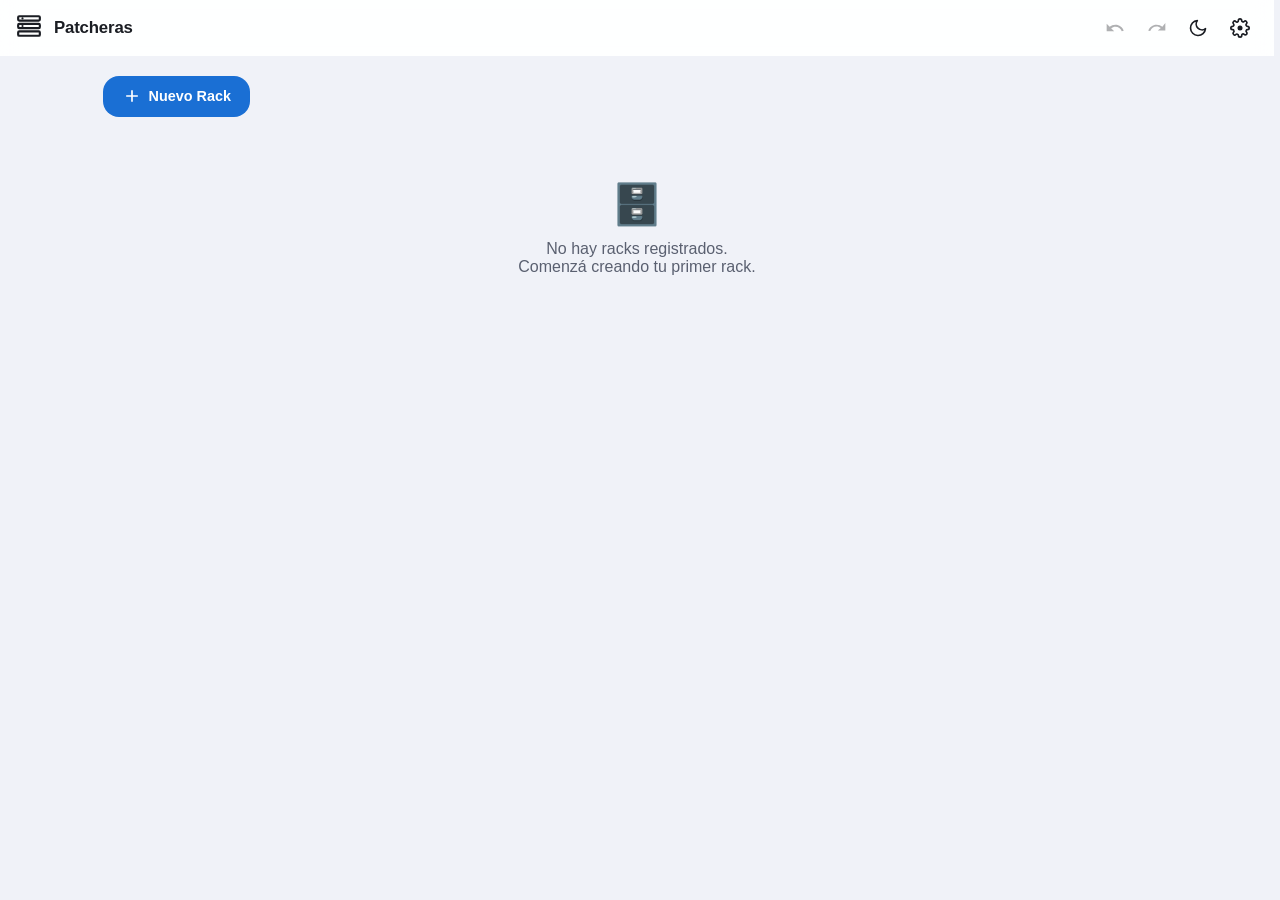
<file: SGP/patcheras.html>
<!DOCTYPE html>
<html lang="es">
<head>
<meta charset="UTF-8">
<meta name="viewport" content="width=device-width, initial-scale=1.0">
<meta name="mobile-web-app-capable" content="yes">
<meta name="apple-mobile-web-app-status-bar-style" content="default">
<title>Patcheras</title>
<script>(function(){try{if(localStorage.getItem('PCH_dark')==='1'){document.documentElement.classList.add('dark-mode');}}catch(e){}}());</script>
<style>
/* ══════════════════════════════════════════════
   1. TOKENS
══════════════════════════════════════════════ */
:root {
    --bg-body: #f0f2f8;
    --bg-card: #ffffff;
    --bg-header: #ffffffee;
    --text-main: #1a1d23;
    --text-muted: #5a6070;
    --text-disabled: #9aa0ae;
    --border: #e2e6ef;
    --input-bg: #f0f2f8;
    --accent: #1a6fd4;
    --c-blue: rgba(26,111,212,0.85);
    --c-green: rgba(32,168,120,0.85);
    --c-red: rgba(210,60,60,0.85);
    --c-orange: rgba(210,120,50,0.85);
    --c-yellow: rgba(210,175,30,0.85);
    --c-gray: rgba(130,140,160,0.85);
    --c-purple: rgba(120,70,200,0.85);
    --c-teal: rgba(20,160,160,0.85);
    --c-blue-bg: rgba(26,111,212,0.10);
    --c-green-bg: rgba(32,168,120,0.10);
    --c-red-bg: rgba(210,60,60,0.10);
    --c-orange-bg: rgba(210,120,50,0.10);
    --c-gray-btn: #e4e8f2;
    --bg-toast: #1a1d23;
    --shadow: 0 1px 4px rgba(0,0,0,0.08), 0 0 0 1px rgba(0,0,0,0.04);
    --shadow-lg: 0 8px 32px rgba(0,0,0,0.12);
    --radius: 16px;
    --radius-sm: 8px;
    --t-fast: 0.15s ease;
    --t-ui: 0.2s ease;
    --t-modal: 0.25s ease;
    --t-spring: cubic-bezier(0.34,1.56,0.64,1);

    /* patchera jack colors */
    --jack-empty-bg: #e0e4ef;
    --jack-empty-border: #c8cedd;
    --jack-filled-bg: #1a6fd4;
    --jack-filled-border: #1459ae;
    --rack-bg: #1e2028;
    --rack-rail: #353740;
    --panel-bg: #2a2d38;
    --panel-border: #3d4050;
    --label-bg: rgba(0,0,0,0.45);
}

html.dark-mode body {
    --bg-body: #131316;
    --bg-card: #1e1f24;
    --bg-header: #131316f5;
    --text-main: #e3e4e8;
    --text-muted: #b0b4be;
    --text-disabled: #70747e;
    --border: #2e3040;
    --input-bg: #252630;
    --c-gray-btn: #252630;
    --bg-toast: #252630;
    --shadow: 0 4px 20px rgba(0,0,0,0.5);
    --jack-empty-bg: #2a2d3a;
    --jack-empty-border: #3a3f50;
}

/* ══════════════════════════════════════════════
   2. RESET & BASE
══════════════════════════════════════════════ */
*{margin:0;padding:0;box-sizing:border-box;user-select:none;-webkit-tap-highlight-color:transparent;}
html{scrollbar-gutter:stable;}
body{font-family:'Segoe UI',-apple-system,BlinkMacSystemFont,sans-serif;background:var(--bg-body);color:var(--text-main);transition:background 0.3s,color 0.3s;min-height:100vh;}
body.modal-open{overflow:hidden;}
input,select,textarea{width:100%;padding:0.6rem 0.85rem;border:1.5px solid var(--border);border-radius:var(--radius);font-size:0.95rem;background:var(--input-bg);color:var(--text-main);height:44px;transition:border-color var(--t-ui),background var(--t-ui);font-family:inherit;}
input:focus,select:focus,textarea:focus{outline:none;border-color:var(--accent);}
input.error,select.error{border-color:var(--c-red);}
input[type="number"]::-webkit-inner-spin-button,input[type="number"]::-webkit-outer-spin-button{-webkit-appearance:none;}
input[type="number"]{-moz-appearance:textfield;}
textarea{height:auto;resize:vertical;}
label{display:block;font-size:0.76rem;font-weight:600;color:var(--text-muted);margin-bottom:0.25rem;text-transform:uppercase;letter-spacing:0.04em;padding-left:0.25rem;}
::-webkit-scrollbar{width:6px;height:6px;}
::-webkit-scrollbar-thumb{background:var(--border);border-radius:3px;}
.svg-sprites{display:none;}
.svg-icon{width:20px;height:20px;fill:currentColor;flex-shrink:0;}

/* ══════════════════════════════════════════════
   3. HEADER
══════════════════════════════════════════════ */
.header{position:sticky;top:0;z-index:100;background:var(--bg-header);backdrop-filter:blur(12px);-webkit-backdrop-filter:blur(12px);border-bottom:1.5px solid transparent;display:flex;align-items:center;gap:0.75rem;padding:0 1rem;height:56px;transition:border-color var(--t-ui),box-shadow var(--t-ui);}
.header.scrolled{border-color:var(--border);box-shadow:0 2px 12px rgba(0,0,0,0.07);}
.header-logo svg{width:26px;height:26px;fill:var(--accent);flex-shrink:0;}
.header-title{font-size:1.05rem;font-weight:700;letter-spacing:-0.01em;white-space:nowrap;}
.header-actions{margin-left:auto;display:flex;gap:0.35rem;align-items:center;}
.icon-btn{width:36px;height:36px;border:none;border-radius:50%;background:transparent;color:var(--text-main);cursor:pointer;display:flex;align-items:center;justify-content:center;transition:background var(--t-fast);}
.icon-btn:hover{background:var(--c-gray-btn);}
.icon-btn:disabled{opacity:0.35;cursor:not-allowed;}
.icon-btn-spinning{animation:spin 0.8s linear infinite;}
@keyframes spin{to{transform:rotate(360deg);}}

/* ══════════════════════════════════════════════
   4. LAYOUT
══════════════════════════════════════════════ */
.main{max-width:1100px;margin:0 auto;padding:1.25rem 1rem 4rem;}
.card{background:var(--bg-card);border:1.5px solid var(--border);border-radius:var(--radius);box-shadow:var(--shadow);overflow:hidden;margin-bottom:1rem;}
.card-header{display:flex;align-items:center;gap:0.6rem;padding:0.9rem 1rem;border-bottom:1.5px solid var(--border);}
.card-header h2{font-size:0.95rem;font-weight:700;flex:1;}
.card-body{padding:1rem;}
.form-group{margin-bottom:0.9rem;}
.form-row{display:grid;grid-template-columns:1fr 1fr;gap:0.6rem;}
.form-row-3{display:grid;grid-template-columns:1fr 1fr 1fr;gap:0.6rem;}

/* ══════════════════════════════════════════════
   5. BOTONES
══════════════════════════════════════════════ */
.btn-primary{background:var(--accent);color:#fff;border:none;border-radius:var(--radius);padding:0.65rem 1.2rem;font-size:0.9rem;font-weight:600;cursor:pointer;transition:filter var(--t-fast);display:flex;align-items:center;gap:0.4rem;font-family:inherit;}
.btn-primary:hover{filter:brightness(1.1);}
.btn-primary:active{filter:brightness(0.9);}
.btn-secondary{background:var(--c-gray-btn);color:var(--text-main);border:none;border-radius:var(--radius);padding:0.65rem 1.2rem;font-size:0.9rem;font-weight:600;cursor:pointer;transition:filter var(--t-fast);display:flex;align-items:center;gap:0.4rem;font-family:inherit;}
.btn-secondary:hover{filter:brightness(0.95);}
.btn-danger{background:var(--c-red-bg);color:var(--c-red);border:1.5px solid var(--c-red);border-radius:var(--radius);padding:0.65rem 1.2rem;font-size:0.9rem;font-weight:600;cursor:pointer;transition:filter var(--t-fast);display:flex;align-items:center;gap:0.4rem;font-family:inherit;}
.btn-danger:hover{filter:brightness(1.05);}
.btn-flex{justify-content:center;}

/* ══════════════════════════════════════════════
   6. BADGES
══════════════════════════════════════════════ */
.badge{display:inline-flex;align-items:center;padding:0.2rem 0.55rem;border-radius:20px;font-size:0.72rem;font-weight:700;letter-spacing:0.02em;}
.badge-gray{background:var(--c-gray-btn);color:var(--text-muted);}
.badge-blue{background:var(--c-blue-bg);color:var(--c-blue);}
.badge-green{background:var(--c-green-bg);color:var(--c-green);}

/* ══════════════════════════════════════════════
   7. RACK VIEW
══════════════════════════════════════════════ */
.rack-container{background:var(--rack-bg);border-radius:12px;padding:1rem;overflow-x:auto;}
.rack-header-row{display:flex;justify-content:space-between;align-items:center;margin-bottom:0.75rem;}
.rack-name{font-size:1rem;font-weight:700;color:#fff;background:var(--accent);padding:0.2rem 0.65rem;border-radius:6px;}
.rack-meta{font-size:0.72rem;color:#888;}

.rack-unit{background:var(--panel-bg);border:1px solid var(--panel-border);border-radius:6px;margin-bottom:0.45rem;padding:0.5rem 0.65rem;min-width:680px;}
.rack-unit-label{font-size:0.65rem;font-weight:700;text-transform:uppercase;letter-spacing:0.06em;color:#666;margin-bottom:0.35rem;display:flex;justify-content:space-between;align-items:center;}
.rack-unit-label .rul-name{color:#ccc;}
.rack-unit-controls{display:flex;gap:0.3rem;}
.rack-unit-controls button{background:transparent;border:1px solid #444;color:#aaa;border-radius:4px;padding:0.1rem 0.4rem;font-size:0.68rem;cursor:pointer;transition:all var(--t-fast);}
.rack-unit-controls button:hover{background:#444;color:#fff;}

/* Patchera 24 puertos (fila única) */
.patch-row{display:flex;gap:3px;align-items:center;flex-wrap:nowrap;}
.jack{width:26px;height:26px;border-radius:4px;border:1.5px solid var(--jack-empty-border);background:var(--jack-empty-bg);cursor:pointer;transition:all var(--t-fast);display:flex;align-items:center;justify-content:center;font-size:0;position:relative;flex-shrink:0;}
.jack:hover{border-color:var(--accent);transform:scale(1.12);}
.jack.filled{background:var(--jack-filled-bg);border-color:var(--jack-filled-border);color:#fff;}
.jack.filled:hover{filter:brightness(1.15);transform:scale(1.12);}

/* colores de jack por tipo de conexión */
.jack.col-blue{background:#1a6fd4;border-color:#1459ae;}
.jack.col-green{background:#1aa870;border-color:#158a5a;}
.jack.col-red{background:#d23c3c;border-color:#a83030;}
.jack.col-orange{background:#d27830;border-color:#a86020;}
.jack.col-yellow{background:#c8a010;border-color:#a07a08;}
.jack.col-purple{background:#7846c8;border-color:#5e38a0;}
.jack.col-teal{background:#14a0a0;border-color:#108080;}
.jack.col-gray{background:#6a7280;border-color:#525a68;}

.jack-num{position:absolute;bottom:1px;right:2px;font-size:6px;color:rgba(255,255,255,0.6);line-height:1;pointer-events:none;}
.jack.empty .jack-num{color:rgba(0,0,0,0.3);}

/* Patchera 48 puertos (doble fila) */
.patch-double-row{display:flex;flex-direction:column;gap:3px;}
.patch-double-row .patch-row{gap:3px;}

/* Separador entre grupos de 6 */
.jack-group-sep{width:6px;flex-shrink:0;}

/* Etiqueta de patchera */
.patch-panel-label{font-size:0.7rem;color:#888;text-align:right;margin-bottom:0.2rem;}

/* Fila vacía (unidad sin asignar) */
.rack-unit.empty-unit{border-style:dashed;border-color:#333;opacity:0.5;}
.rack-unit.empty-unit:hover{opacity:0.8;}

/* ══════════════════════════════════════════════
   8. LISTA DE RACKS
══════════════════════════════════════════════ */
.racks-list{display:flex;flex-direction:column;gap:1rem;}
.rack-item-card{background:var(--bg-card);border:1.5px solid var(--border);border-radius:var(--radius);overflow:hidden;transition:box-shadow var(--t-fast);}
.rack-item-card:hover{box-shadow:var(--shadow-lg);}
.rack-item-header{display:flex;align-items:center;gap:0.75rem;padding:0.75rem 1rem;cursor:pointer;border-bottom:1.5px solid transparent;transition:border-color var(--t-fast);}
.rack-item-header.open{border-color:var(--border);}
.rack-item-name{font-size:1rem;font-weight:700;flex:1;}
.rack-item-meta{font-size:0.75rem;color:var(--text-muted);}
.rack-item-body{display:none;padding:1rem;}
.rack-item-body.open{display:block;}

.empty-state{text-align:center;padding:3rem 1rem;color:var(--text-muted);}
.empty-icon{font-size:2.5rem;margin-bottom:0.75rem;}

/* ══════════════════════════════════════════════
   9. MODAL
══════════════════════════════════════════════ */
.modal{position:fixed;inset:0;background:rgba(0,0,0,0.5);z-index:200;display:none;align-items:center;justify-content:center;padding:1rem;}
.modal.show{display:flex;animation:modalIn var(--t-modal) ease;}
@keyframes modalIn{from{opacity:0}to{opacity:1}}
.modal-content{background:var(--bg-card);border-radius:var(--radius);width:100%;max-width:480px;max-height:92vh;overflow-y:auto;box-shadow:var(--shadow-lg);animation:mcIn 0.25s var(--t-spring);}
.modal-content.wide{max-width:640px;}
@keyframes mcIn{from{transform:scale(0.94) translateY(10px);opacity:0}to{transform:scale(1) translateY(0);opacity:1}}
.modal-header{display:flex;align-items:center;gap:0.6rem;padding:1rem 1.25rem;border-bottom:1.5px solid var(--border);position:sticky;top:0;background:var(--bg-card);z-index:1;}
.modal-header h3{font-size:1rem;font-weight:700;flex:1;}
.modal-body{padding:1.25rem;}
.modal-footer{display:flex;gap:0.5rem;padding:1rem 1.25rem;border-top:1.5px solid var(--border);justify-content:flex-end;}

/* ══════════════════════════════════════════════
   10. TOAST
══════════════════════════════════════════════ */
.toast{position:fixed;bottom:1.5rem;left:50%;transform:translateX(-50%) translateY(100px);background:var(--bg-toast);color:#fff;padding:0.6rem 1.2rem;border-radius:24px;font-size:0.87rem;font-weight:600;z-index:400;opacity:0;transition:all 0.3s var(--t-spring);pointer-events:none;white-space:nowrap;max-width:90vw;}
.toast.show{opacity:1;transform:translateX(-50%) translateY(0);}
.toast.success{background:#1a6fd4;}
.toast.error{background:#c83030;}
.toast.info{background:#555;}

/* ══════════════════════════════════════════════
   11. JACK TOOLTIP
══════════════════════════════════════════════ */
.jack-tooltip{position:fixed;z-index:350;background:var(--bg-card);border:1.5px solid var(--border);border-radius:10px;padding:0.5rem 0.75rem;font-size:0.8rem;box-shadow:var(--shadow-lg);pointer-events:none;opacity:0;transition:opacity 0.12s;max-width:220px;}
.jack-tooltip.show{opacity:1;}
.jt-port{font-weight:700;font-size:0.68rem;color:var(--accent);text-transform:uppercase;letter-spacing:0.05em;}
.jt-label{color:var(--text-main);margin-top:0.1rem;}
.jt-note{color:var(--text-muted);font-size:0.74rem;margin-top:0.15rem;}

/* ══════════════════════════════════════════════
   12. GIST MODAL STYLES (adaptado de materiales)
══════════════════════════════════════════════ */
.gist-input-row{display:flex;gap:0.4rem;align-items:center;}
.gist-input-row input{flex:1;}
.toggle-switch{width:44px;height:24px;border-radius:12px;background:var(--c-gray-btn);border:none;cursor:pointer;position:relative;transition:background var(--t-fast);flex-shrink:0;}
.toggle-switch::after{content:'';position:absolute;top:3px;left:3px;width:18px;height:18px;border-radius:50%;background:#fff;transition:transform var(--t-fast);}
.toggle-switch.on{background:var(--accent);}
.toggle-switch.on::after{transform:translateX(20px);}
.gist-status{font-size:0.78rem;color:var(--text-muted);min-height:1.2em;margin-top:0.4rem;}

/* ══════════════════════════════════════════════
   13. COLOR PICKER para jacks
══════════════════════════════════════════════ */
.color-swatches{display:flex;gap:0.4rem;flex-wrap:wrap;margin-top:0.3rem;}
.color-swatch{width:28px;height:28px;border-radius:50%;cursor:pointer;border:2.5px solid transparent;transition:transform var(--t-fast),border-color var(--t-fast);}
.color-swatch:hover{transform:scale(1.15);}
.color-swatch.active{border-color:var(--text-main);}

/* ══════════════════════════════════════════════
   14. IMPORTAR DROPZONE
══════════════════════════════════════════════ */
.importar-dropzone{border:2px dashed var(--border);border-radius:var(--radius);padding:1.5rem;text-align:center;cursor:pointer;transition:border-color var(--t-fast),background var(--t-fast);}
.importar-dropzone:hover,.importar-dropzone.drag{border-color:var(--accent);background:var(--c-blue-bg);}
.import-ok{color:var(--c-green);}
.import-fail{color:var(--c-red);}
.import-sub{font-size:0.8rem;color:var(--text-muted);display:block;margin-top:0.3rem;}

/* ══════════════════════════════════════════════
   15. SCROLL TOP BTN
══════════════════════════════════════════════ */
.btn-scroll-top{position:fixed;bottom:1.5rem;right:1rem;z-index:90;width:42px;height:42px;border-radius:50%;background:var(--accent);color:#fff;border:none;cursor:pointer;display:flex;align-items:center;justify-content:center;box-shadow:0 4px 12px rgba(26,111,212,0.4);opacity:0;transform:scale(0.8);transition:opacity 0.25s,transform 0.25s var(--t-spring);}
.btn-scroll-top.show{opacity:1;transform:scale(1);}

/* ══════════════════════════════════════════════
   16. CONFIRM MODAL
══════════════════════════════════════════════ */
#modal-confirmar .modal-content{max-width:380px;}
.confirmar-texto{font-size:0.9rem;color:var(--text-muted);line-height:1.5;padding:0.25rem 0;}

/* ══════════════════════════════════════════════
   17. MISC HELPERS
══════════════════════════════════════════════ */
.text-muted{color:var(--text-muted);font-size:0.85rem;}
.text-red{color:var(--c-red);}
.flex-row{display:flex;align-items:center;gap:0.4rem;}
.spacer{flex:1;}
.divider{height:1.5px;background:var(--border);margin:0.75rem 0;}
.note{font-size:0.78rem;color:var(--text-muted);padding:0.5rem 0.75rem;background:var(--input-bg);border-radius:var(--radius-sm);border-left:3px solid var(--accent);}
.section-title{font-size:0.72rem;font-weight:700;text-transform:uppercase;letter-spacing:0.07em;color:var(--text-muted);margin-bottom:0.6rem;}

/* Port num labels below jacks */
.patch-nums{display:flex;gap:3px;padding-top:2px;}
.patch-num{width:26px;text-align:center;font-size:7px;color:#666;flex-shrink:0;line-height:1;}
.patch-num.group-sep{width:32px;}

/* Port layout in jack edit modal */
.jack-preview-row{display:flex;gap:4px;justify-content:center;margin:0.5rem 0;}
.jack-preview{width:30px;height:30px;border-radius:5px;border:2px solid var(--border);cursor:pointer;transition:all var(--t-fast);}

/* ══════════════════════════════════════════════
   18. SHORTCUTS
══════════════════════════════════════════════ */
.shortcut-row{display:flex;justify-content:space-between;align-items:center;padding:0.4rem 0;border-bottom:1px solid var(--border);}
.shortcut-row:last-child{border-bottom:none;}
.kbd{background:var(--c-gray-btn);border-radius:4px;padding:0.1rem 0.4rem;font-size:0.75rem;font-family:monospace;font-weight:600;}
</style>
</head>
<body>

<!-- ════════════ SVG SPRITES ════════════ -->
<svg xmlns="http://www.w3.org/2000/svg" class="svg-sprites">
  <defs>
    <symbol id="icon-logo" viewBox="0 0 24 24" fill="none" stroke="currentColor" stroke-width="2" stroke-linecap="round" stroke-linejoin="round">
      <rect x="2" y="3" width="20" height="4" rx="1"/><rect x="2" y="10" width="20" height="4" rx="1"/><rect x="2" y="17" width="20" height="4" rx="1"/>
      <circle cx="6" cy="5" r="1" fill="currentColor" stroke="none"/><circle cx="6" cy="12" r="1" fill="currentColor" stroke="none"/>
    </symbol>
    <symbol id="icon-add" viewBox="0 0 24 24"><path d="M19 13h-6v6h-2v-6H5v-2h6V5h2v6h6v2z"/></symbol>
    <symbol id="icon-edit" viewBox="0 0 24 24" fill="none" stroke="currentColor" stroke-width="2" stroke-linecap="round" stroke-linejoin="round">
      <path d="M11 4H4a2 2 0 00-2 2v14a2 2 0 002 2h14a2 2 0 002-2v-7"/><path d="M18.5 2.5a2.121 2.121 0 013 3L12 15l-4 1 1-4 9.5-9.5z"/>
    </symbol>
    <symbol id="icon-trash" viewBox="0 0 24 24" fill="none" stroke="currentColor" stroke-width="2" stroke-linecap="round" stroke-linejoin="round">
      <polyline points="3 6 5 6 21 6"/><path d="M19 6l-1 14H6L5 6"/><path d="M10 11v6M14 11v6"/><path d="M9 6V4h6v2"/>
    </symbol>
    <symbol id="icon-settings" viewBox="0 0 24 24"><path d="M12 15a3 3 0 100-6 3 3 0 000 6z"/><path d="M19.4 15a1.65 1.65 0 00.33 1.82l.06.06a2 2 0 010 2.83 2 2 0 01-2.83 0l-.06-.06a1.65 1.65 0 00-1.82-.33 1.65 1.65 0 00-1 1.51V21a2 2 0 01-4 0v-.09A1.65 1.65 0 009 19.4a1.65 1.65 0 00-1.82.33l-.06.06a2 2 0 01-2.83-2.83l.06-.06A1.65 1.65 0 004.68 15a1.65 1.65 0 00-1.51-1H3a2 2 0 010-4h.09A1.65 1.65 0 004.6 9a1.65 1.65 0 00-.33-1.82l-.06-.06a2 2 0 012.83-2.83l.06.06A1.65 1.65 0 009 4.68a1.65 1.65 0 001-1.51V3a2 2 0 014 0v.09a1.65 1.65 0 001 1.51 1.65 1.65 0 001.82-.33l.06-.06a2 2 0 012.83 2.83l-.06.06A1.65 1.65 0 0019.4 9a1.65 1.65 0 001.51 1H21a2 2 0 010 4h-.09a1.65 1.65 0 00-1.51 1z" fill="none" stroke="currentColor" stroke-width="2" stroke-linecap="round" stroke-linejoin="round"/></symbol>
    <symbol id="icon-moon" viewBox="0 0 24 24" fill="none" stroke="currentColor" stroke-width="2" stroke-linecap="round" stroke-linejoin="round"><path d="M21 12.79A9 9 0 1111.21 3 7 7 0 0021 12.79z"/></symbol>
    <symbol id="icon-sun" viewBox="0 0 24 24" fill="none" stroke="currentColor" stroke-width="2" stroke-linecap="round" stroke-linejoin="round">
      <circle cx="12" cy="12" r="5"/><line x1="12" y1="1" x2="12" y2="3"/><line x1="12" y1="21" x2="12" y2="23"/><line x1="4.22" y1="4.22" x2="5.64" y2="5.64"/><line x1="18.36" y1="18.36" x2="19.78" y2="19.78"/><line x1="1" y1="12" x2="3" y2="12"/><line x1="21" y1="12" x2="23" y2="12"/><line x1="4.22" y1="19.78" x2="5.64" y2="18.36"/><line x1="18.36" y1="5.64" x2="19.78" y2="4.22"/>
    </symbol>
    <symbol id="icon-save" viewBox="0 0 24 24"><path d="M17 3H5a2 2 0 00-2 2v14a2 2 0 002 2h14c1.1 0 2-.9 2-2V7l-4-4zm-5 16c-1.66 0-3-1.34-3-3s1.34-3 3-3 3 1.34 3 3-1.34 3-3 3zm3-10H5V5h10v4z"/></symbol>
    <symbol id="icon-undo" viewBox="0 0 24 24"><path d="M12.5 8c-2.65 0-5.05.99-6.9 2.6L2 7v9h9l-3.62-3.62c1.39-1.16 3.16-1.88 5.12-1.88 3.54 0 6.55 2.31 7.6 5.5l2.37-.78C21.08 11.03 17.15 8 12.5 8z"/></symbol>
    <symbol id="icon-redo" viewBox="0 0 24 24"><path d="M18.4 10.6C16.55 8.99 14.15 8 11.5 8c-4.65 0-8.58 3.03-9.96 7.22L3.9 15.7c1.05-3.19 4.06-5.5 7.6-5.5 1.95 0 3.73.72 5.12 1.88L13 15h9V6l-3.6 4.6z"/></symbol>
    <symbol id="icon-x" viewBox="0 0 24 24" fill="none" stroke="currentColor" stroke-width="2" stroke-linecap="round" stroke-linejoin="round"><line x1="18" y1="6" x2="6" y2="18"/><line x1="6" y1="6" x2="18" y2="18"/></symbol>
    <symbol id="icon-close" viewBox="0 0 24 24"><path d="M19 6.41L17.59 5 12 10.59 6.41 5 5 6.41 10.59 12 5 17.59 6.41 19 12 13.41 17.59 19 19 17.59 13.41 12z"/></symbol>
    <symbol id="icon-chevron-down" viewBox="0 0 24 24"><path d="M7 10l5 5 5-5z"/></symbol>
    <symbol id="icon-chevron-right" viewBox="0 0 24 24"><path d="M8.59 16.59L13.17 12 8.59 7.41 10 6l6 6-6 6-1.41-1.41z"/></symbol>
    <symbol id="icon-arrow-up" viewBox="0 0 24 24"><path d="M4 12l1.41 1.41L11 7.83V20h2V7.83l5.58 5.59L20 12l-8-8-8 8z"/></symbol>
    <symbol id="icon-download" viewBox="0 0 24 24" fill="none" stroke="currentColor" stroke-width="2" stroke-linecap="round" stroke-linejoin="round"><path d="M21 15v4a2 2 0 01-2 2H5a2 2 0 01-2-2v-4"/><polyline points="7 10 12 15 17 10"/><line x1="12" y1="15" x2="12" y2="3"/></symbol>
    <symbol id="icon-upload" viewBox="0 0 24 24" fill="none" stroke="currentColor" stroke-width="2" stroke-linecap="round" stroke-linejoin="round"><path d="M21 15v4a2 2 0 01-2 2H5a2 2 0 01-2-2v-4"/><polyline points="17 8 12 3 7 8"/><line x1="12" y1="3" x2="12" y2="15"/></symbol>
    <symbol id="icon-cloud-up" viewBox="0 0 24 24" fill="none" stroke="currentColor" stroke-width="2" stroke-linecap="round" stroke-linejoin="round"><polyline points="16 16 12 12 8 16"/><line x1="12" y1="12" x2="12" y2="21"/><path d="M20.39 18.39A5 5 0 0018 9h-1.26A8 8 0 103 16.3"/></symbol>
    <symbol id="icon-cloud-down" viewBox="0 0 24 24" fill="none" stroke="currentColor" stroke-width="2" stroke-linecap="round" stroke-linejoin="round"><polyline points="8 16 12 20 16 16"/><line x1="12" y1="20" x2="12" y2="11"/><path d="M20.39 18.39A5 5 0 0018 9h-1.26A8 8 0 103 16.3"/></symbol>
    <symbol id="icon-eye" viewBox="0 0 24 24" fill="none" stroke="currentColor" stroke-width="2" stroke-linecap="round" stroke-linejoin="round"><path d="M1 12s4-8 11-8 11 8 11 8-4 8-11 8-11-8-11-8z"/><circle cx="12" cy="12" r="3"/></symbol>
    <symbol id="icon-eye-off" viewBox="0 0 24 24" fill="none" stroke="currentColor" stroke-width="2" stroke-linecap="round" stroke-linejoin="round"><path d="M17.94 17.94A10.07 10.07 0 0112 20c-7 0-11-8-11-8a18.45 18.45 0 015.06-5.94M9.9 4.24A9.12 9.12 0 0112 4c7 0 11 8 11 8a18.5 18.5 0 01-2.16 3.19m-6.72-1.07a3 3 0 11-4.24-4.24"/><line x1="1" y1="1" x2="23" y2="23"/></symbol>
    <symbol id="icon-gist" viewBox="0 0 24 24"><path d="M12 2C6.477 2 2 6.484 2 12.021c0 4.428 2.865 8.184 6.839 9.504.5.092.682-.217.682-.483 0-.237-.009-.868-.013-1.703-2.782.605-3.369-1.343-3.369-1.343-.454-1.158-1.11-1.466-1.11-1.466-.908-.62.069-.608.069-.608 1.003.07 1.531 1.032 1.531 1.032.892 1.53 2.341 1.088 2.91.832.092-.647.35-1.088.636-1.338-2.22-.253-4.555-1.113-4.555-4.951 0-1.093.39-1.988 1.029-2.688-.103-.253-.446-1.272.098-2.65 0 0 .84-.27 2.75 1.026A9.564 9.564 0 0112 6.844a9.59 9.59 0 012.504.337c1.909-1.296 2.747-1.027 2.747-1.027.546 1.379.202 2.398.1 2.651.64.7 1.028 1.595 1.028 2.688 0 3.848-2.339 4.695-4.566 4.943.359.309.678.92.678 1.855 0 1.338-.012 2.419-.012 2.747 0 .268.18.58.688.482A10.02 10.02 0 0022 12.021C22 6.484 17.522 2 12 2z"/></symbol>
    <symbol id="icon-rack" viewBox="0 0 24 24" fill="none" stroke="currentColor" stroke-width="2" stroke-linecap="round" stroke-linejoin="round">
      <rect x="3" y="2" width="18" height="20" rx="2"/><line x1="3" y1="7" x2="21" y2="7"/><line x1="3" y1="12" x2="21" y2="12"/><line x1="3" y1="17" x2="21" y2="17"/><circle cx="7" cy="4.5" r="1" fill="currentColor" stroke="none"/><circle cx="7" cy="9.5" r="1" fill="currentColor" stroke="none"/>
    </symbol>
    <symbol id="icon-patch" viewBox="0 0 24 24" fill="none" stroke="currentColor" stroke-width="2" stroke-linecap="round" stroke-linejoin="round">
      <rect x="2" y="8" width="20" height="8" rx="1"/><circle cx="6" cy="12" r="1.5" fill="currentColor" stroke="none"/><circle cx="10" cy="12" r="1.5" fill="currentColor" stroke="none"/><circle cx="14" cy="12" r="1.5" fill="currentColor" stroke="none"/><circle cx="18" cy="12" r="1.5" fill="currentColor" stroke="none"/>
    </symbol>
    <symbol id="icon-external-link" viewBox="0 0 24 24" fill="none" stroke="currentColor" stroke-width="2" stroke-linecap="round" stroke-linejoin="round"><path d="M18 13v6a2 2 0 01-2 2H5a2 2 0 01-2-2V8a2 2 0 012-2h6"/><polyline points="15 3 21 3 21 9"/><line x1="10" y1="14" x2="21" y2="3"/></symbol>
  </defs>
</svg>

<!-- ════════════ HEADER ════════════ -->
<header class="header" id="main-header">
  <div class="header-logo">
    <svg><use href="#icon-logo"/></svg>
  </div>
  <h1 class="header-title">Patcheras</h1>
  <div class="header-actions">
    <button class="icon-btn" id="btn-undo" title="Deshacer (Ctrl+Z)" disabled>
      <svg class="svg-icon"><use href="#icon-undo"/></svg>
    </button>
    <button class="icon-btn" id="btn-redo" title="Rehacer (Ctrl+Y)" disabled>
      <svg class="svg-icon"><use href="#icon-redo"/></svg>
    </button>
    <button class="icon-btn" id="btn-dark-mode" title="Modo oscuro">
      <svg class="svg-icon"><use href="#icon-moon"/></svg>
    </button>
    <button class="icon-btn" id="btn-ajustes" title="Ajustes">
      <svg class="svg-icon"><use href="#icon-settings"/></svg>
    </button>
  </div>
</header>

<!-- ════════════ MAIN ════════════ -->
<div class="main">

  <!-- Acciones principales -->
  <div class="flex-row" style="margin-bottom:1rem;gap:0.5rem;flex-wrap:wrap;">
    <button class="btn-primary" id="btn-nuevo-rack">
      <svg class="svg-icon"><use href="#icon-add"/></svg> Nuevo Rack
    </button>
    <button class="btn-secondary" id="btn-nueva-patchera" style="display:none;" disabled>
      <svg class="svg-icon"><use href="#icon-patch"/></svg> Agregar Patchera
    </button>
  </div>

  <!-- Lista de racks -->
  <div id="racks-list" class="racks-list"></div>

  <div id="racks-empty" class="empty-state" style="display:none;">
    <div class="empty-icon">🗄️</div>
    <p>No hay racks registrados.<br>Comenzá creando tu primer rack.</p>
  </div>

</div>

<!-- ════════════ TOOLTIP ════════════ -->
<div class="jack-tooltip" id="jack-tooltip">
  <div class="jt-port" id="jt-port"></div>
  <div class="jt-label" id="jt-label"></div>
  <div class="jt-note" id="jt-note"></div>
</div>

<!-- ════════════ TOAST ════════════ -->
<div class="toast" id="toast"></div>

<!-- ════════════ SCROLL TOP ════════════ -->
<button class="btn-scroll-top" id="btn-scroll-top" title="Ir arriba">
  <svg class="svg-icon"><use href="#icon-arrow-up"/></svg>
</button>

<!-- ══════════════════════════════════════
     MODALES
══════════════════════════════════════ -->

<!-- Modal: Nuevo / Editar Rack -->
<div class="modal" id="modal-rack">
  <div class="modal-content">
    <div class="modal-header">
      <svg class="svg-icon"><use href="#icon-rack"/></svg>
      <h3 id="modal-rack-titulo">Nuevo Rack</h3>
      <button class="icon-btn" id="modal-rack-cerrar" style="margin-left:auto;"><svg class="svg-icon"><use href="#icon-close"/></svg></button>
    </div>
    <div class="modal-body">
      <div class="form-group">
        <label>Nombre del Rack</label>
        <input type="text" id="rack-nombre" placeholder="Ej: Rack 01, Rack Piso 3" maxlength="60" autocomplete="off">
      </div>
      <div class="form-group">
        <label>Descripción / Ubicación (opcional)</label>
        <input type="text" id="rack-desc" placeholder="Ej: Sala de servidores, piso 3" maxlength="120" autocomplete="off">
      </div>
      <div class="form-group">
        <label>Unidades de rack (U)</label>
        <select id="rack-us">
          <option value="6">6U</option>
          <option value="9">9U</option>
          <option value="12">12U</option>
          <option value="18">18U</option>
          <option value="24" selected>24U</option>
          <option value="42">42U</option>
        </select>
      </div>
    </div>
    <div class="modal-footer">
      <button class="btn-primary btn-flex" id="rack-guardar-btn"><svg class="svg-icon"><use href="#icon-save"/></svg> Guardar</button>
      <button class="btn-secondary btn-flex" id="rack-cancelar-btn">Cancelar</button>
      <button class="btn-danger btn-flex" id="rack-eliminar-btn" style="display:none;"><svg class="svg-icon" style="width:16px;height:16px;"><use href="#icon-trash"/></svg> Eliminar</button>
    </div>
  </div>
</div>

<!-- Modal: Nueva / Editar Patchera -->
<div class="modal" id="modal-patchera">
  <div class="modal-content">
    <div class="modal-header">
      <svg class="svg-icon"><use href="#icon-patch"/></svg>
      <h3 id="modal-patchera-titulo">Nueva Patchera</h3>
      <button class="icon-btn" id="modal-patchera-cerrar" style="margin-left:auto;"><svg class="svg-icon"><use href="#icon-close"/></svg></button>
    </div>
    <div class="modal-body">
      <div class="form-row">
        <div class="form-group">
          <label>Nombre / ID</label>
          <input type="text" id="patchera-nombre" placeholder="Ej: P-01, Patchera A" maxlength="40" autocomplete="off">
        </div>
        <div class="form-group">
          <label>Posición (U)</label>
          <input type="number" id="patchera-pos" placeholder="Ej: 3" min="1" max="42" autocomplete="off">
        </div>
      </div>
      <div class="form-group">
        <label>Tipo</label>
        <select id="patchera-tipo">
          <option value="24">24 puertos (1U)</option>
          <option value="48">48 puertos (2U)</option>
        </select>
      </div>
      <div class="form-group">
        <label>Descripción (opcional)</label>
        <input type="text" id="patchera-desc" placeholder="Ej: Planta baja, Piso 2" maxlength="100" autocomplete="off">
      </div>
    </div>
    <div class="modal-footer">
      <button class="btn-primary btn-flex" id="patchera-guardar-btn"><svg class="svg-icon"><use href="#icon-save"/></svg> Guardar</button>
      <button class="btn-secondary btn-flex" id="patchera-cancelar-btn">Cancelar</button>
      <button class="btn-danger btn-flex" id="patchera-eliminar-btn" style="display:none;"><svg class="svg-icon" style="width:16px;height:16px;"><use href="#icon-trash"/></svg> Eliminar</button>
    </div>
  </div>
</div>

<!-- Modal: Editar Jack -->
<div class="modal" id="modal-jack">
  <div class="modal-content">
    <div class="modal-header">
      <svg class="svg-icon"><use href="#icon-patch"/></svg>
      <h3 id="modal-jack-titulo">Puerto 1</h3>
      <button class="icon-btn" id="modal-jack-cerrar" style="margin-left:auto;"><svg class="svg-icon"><use href="#icon-close"/></svg></button>
    </div>
    <div class="modal-body">
      <div class="form-group">
        <label>Etiqueta / Destino</label>
        <input type="text" id="jack-label" placeholder="Ej: Oficina 6 - Puesto 3" maxlength="80" autocomplete="off">
      </div>
      <div class="form-group">
        <label>Notas (opcional)</label>
        <input type="text" id="jack-notas" placeholder="Ej: Cat 6A, activo" maxlength="100" autocomplete="off">
      </div>
      <div class="form-group">
        <label>Color</label>
        <div class="color-swatches" id="jack-color-swatches">
          <div class="color-swatch active" data-color="" style="background:#6a7280;" title="Sin color especial"></div>
          <div class="color-swatch" data-color="blue" style="background:#1a6fd4;" title="Azul"></div>
          <div class="color-swatch" data-color="green" style="background:#1aa870;" title="Verde"></div>
          <div class="color-swatch" data-color="red" style="background:#d23c3c;" title="Rojo"></div>
          <div class="color-swatch" data-color="orange" style="background:#d27830;" title="Naranja"></div>
          <div class="color-swatch" data-color="yellow" style="background:#c8a010;" title="Amarillo"></div>
          <div class="color-swatch" data-color="purple" style="background:#7846c8;" title="Violeta"></div>
          <div class="color-swatch" data-color="teal" style="background:#14a0a0;" title="Verde azulado"></div>
        </div>
      </div>
    </div>
    <div class="modal-footer">
      <button class="btn-primary btn-flex" id="jack-guardar-btn"><svg class="svg-icon"><use href="#icon-save"/></svg> Guardar</button>
      <button class="btn-secondary btn-flex" id="jack-limpiar-btn">Limpiar puerto</button>
      <button class="btn-secondary btn-flex" id="jack-cancelar-btn">Cancelar</button>
    </div>
  </div>
</div>

<!-- Modal: Ajustes -->
<div class="modal" id="modal-ajustes">
  <div class="modal-content">
    <div class="modal-header">
      <svg class="svg-icon"><use href="#icon-settings"/></svg>
      <h3>Ajustes</h3>
      <button class="icon-btn" id="ajustes-cerrar-btn" style="margin-left:auto;"><svg class="svg-icon"><use href="#icon-close"/></svg></button>
    </div>
    <div class="modal-body">
      <div class="section-title">Sincronización</div>
      <div class="flex-row" style="gap:0.5rem;flex-wrap:wrap;margin-bottom:1rem;">
        <button class="btn-secondary" id="btn-abrir-gist"><svg class="svg-icon"><use href="#icon-gist"/></svg> GitHub Gist</button>
        <button class="icon-btn" id="btn-ajustes-gist-subir" style="display:none;" title="Subir a Gist"><svg class="svg-icon"><use href="#icon-cloud-up"/></svg></button>
        <button class="icon-btn" id="btn-ajustes-gist-bajar" style="display:none;" title="Bajar desde Gist"><svg class="svg-icon"><use href="#icon-cloud-down"/></svg></button>
      </div>
      <div class="divider"></div>
      <div class="section-title">Datos</div>
      <div class="flex-row" style="gap:0.5rem;flex-wrap:wrap;margin-bottom:1rem;">
        <button class="btn-secondary" id="ajustes-exportar-btn"><svg class="svg-icon"><use href="#icon-download"/></svg> Exportar</button>
        <button class="btn-secondary" id="ajustes-importar-btn"><svg class="svg-icon"><use href="#icon-upload"/></svg> Importar</button>
      </div>
      <div class="divider"></div>
      <button class="btn-danger btn-flex" id="ajustes-restablecer-btn" style="width:100%;"><svg class="svg-icon" style="width:16px;height:16px;"><use href="#icon-trash"/></svg> Restablecer todos los datos</button>
    </div>
  </div>
</div>

<!-- Modal: Gist -->
<div class="modal" id="modal-gist">
  <div class="modal-content">
    <div class="modal-header">
      <svg class="svg-icon"><use href="#icon-gist"/></svg>
      <h3>GitHub Gist</h3>
      <button class="icon-btn" id="gist-cerrar-btn" style="margin-left:auto;"><svg class="svg-icon"><use href="#icon-close"/></svg></button>
    </div>
    <div class="modal-body">
      <div class="form-group">
        <label>Token de acceso personal</label>
        <div class="gist-input-row">
          <input type="password" id="gist-token" placeholder="ghp_..." autocomplete="off" maxlength="200">
          <button class="icon-btn" id="gist-token-eye" title="Mostrar/ocultar"><svg class="svg-icon" id="gist-eye-icon"><use href="#icon-eye"/></svg></button>
        </div>
      </div>
      <div class="form-group">
        <label>Gist ID</label>
        <div class="gist-input-row">
          <input type="text" id="gist-id" placeholder="ej: a1b2c3d4e5f6..." autocomplete="off" maxlength="50">
          <a class="icon-btn" id="gist-link-btn" href="#" target="_blank" rel="noopener noreferrer" title="Abrir Gist" style="display:none;text-decoration:none;"><svg class="svg-icon"><use href="#icon-external-link"/></svg></a>
        </div>
      </div>
      <div class="form-group">
        <label>Auto-sync al guardar</label>
        <button class="toggle-switch" id="gist-autosync-toggle"></button>
      </div>
      <div class="gist-status" id="gist-sync-status"></div>
    </div>
    <div class="modal-footer">
      <button class="btn-primary btn-flex" id="btn-gist-subir"><svg class="svg-icon"><use href="#icon-cloud-up"/></svg> Subir</button>
      <button class="btn-secondary btn-flex" id="btn-gist-bajar"><svg class="svg-icon"><use href="#icon-cloud-down"/></svg> Bajar</button>
      <button class="btn-secondary btn-flex" id="gist-guardar-btn"><svg class="svg-icon"><use href="#icon-save"/></svg> Guardar config</button>
    </div>
  </div>
</div>

<!-- Modal: Gist novedades -->
<div class="modal" id="modal-gist-novedades">
  <div class="modal-content" style="max-width:360px;">
    <div class="modal-header">
      <svg class="svg-icon"><use href="#icon-cloud-down"/></svg>
      <h3>Novedades en Gist</h3>
    </div>
    <div class="modal-body">
      <p class="text-muted gist-novedades-desc" style="margin-bottom:0.75rem;">Se encontraron datos nuevos en el Gist.</p>
      <div id="gist-novedades-detalle" style="display:flex;gap:0.5rem;flex-wrap:wrap;"></div>
    </div>
    <div class="modal-footer">
      <button class="btn-primary btn-flex" id="gist-novedades-ok">Agregar</button>
      <button class="btn-secondary btn-flex" id="gist-novedades-ignorar-btn">Ignorar</button>
    </div>
  </div>
</div>

<!-- Modal: Importar -->
<div class="modal" id="modal-importar">
  <div class="modal-content">
    <div class="modal-header">
      <svg class="svg-icon"><use href="#icon-upload"/></svg>
      <h3>Importar datos</h3>
      <button class="icon-btn" id="importar-cerrar-btn" style="margin-left:auto;"><svg class="svg-icon"><use href="#icon-close"/></svg></button>
    </div>
    <div class="modal-body">
      <div class="importar-dropzone" id="importar-dropzone">
        <input type="file" id="importar-file-input" accept=".json" style="display:none;">
        <label id="importar-dropzone-label" style="cursor:pointer;color:var(--text-muted);padding:0;">Seleccioná o arrastrá un archivo .json</label>
      </div>
    </div>
    <div class="modal-footer">
      <button class="btn-primary btn-flex" id="importar-confirmar-btn" disabled>Reemplazar</button>
      <button class="btn-secondary btn-flex" id="importar-combinar-btn" disabled>Combinar</button>
      <button class="btn-secondary btn-flex" id="importar-cerrar2-btn">Cancelar</button>
    </div>
  </div>
</div>

<!-- Modal: Confirmar -->
<div class="modal" id="modal-confirmar">
  <div class="modal-content">
    <div class="modal-header">
      <h3 id="confirmar-titulo">¿Confirmar?</h3>
    </div>
    <div class="modal-body">
      <p class="confirmar-texto" id="confirmar-texto"></p>
    </div>
    <div class="modal-footer">
      <button class="btn-danger btn-flex" id="confirmar-ok-btn">Confirmar</button>
      <button class="btn-secondary btn-flex" id="confirmar-cancelar-btn">Cancelar</button>
    </div>
  </div>
</div>

<script>
// ══════════════════════════════════════════════════════════════
//  HELPERS BÁSICOS
// ══════════════════════════════════════════════════════════════
function uid() { return Date.now().toString(36) + Math.random().toString(36).slice(2,6); }
function esc(s) { return String(s).replace(/&/g,'&amp;').replace(/</g,'&lt;').replace(/>/g,'&gt;').replace(/"/g,'&quot;').replace(/'/g,'&#39;'); }

function parseSeguro(jsonString) {
    if (!jsonString) return null;
    return JSON.parse(jsonString, (key, value) => {
        if (['__proto__','constructor','prototype'].includes(key)) { console.warn('Prototype pollution bloqueado'); return undefined; }
        return value;
    });
}

const RE_ID = /^[a-z0-9]+$/i;
const RE_COLOR = /^(|blue|green|red|orange|yellow|purple|teal|gray)$/;
const MAX_STR = 200;
const MAX_IMPORT_MB = 5;

function _strSeg(v, max = MAX_STR) {
    if (typeof v !== 'string') return null;
    const s = v.trim().slice(0, max);
    return s.length ? s : null;
}

// ══════════════════════════════════════════════════════════════
//  FIRMA SHA-256
// ══════════════════════════════════════════════════════════════
async function generarFirma(obj) {
    if (!obj) return '0';
    const core = {
        racks: (obj.racks||[]).map(r=>[r.id,r.nombre,r.us,
            (r.unidades||[]).map(u=>[u.id,u.tipo,u.nombre,u.pos,
                (u.puertos||[]).map(p=>[p.num,p.label||'',p.notas||'',p.color||''])])
        ])
    };
    const str = JSON.stringify(core);
    const enc = new TextEncoder();
    const buf = await crypto.subtle.digest('SHA-256', enc.encode(str));
    return Array.from(new Uint8Array(buf)).map(b=>b.toString(16).padStart(2,'0')).join('');
}

async function verificarFirma(raw) {
    if (!raw || typeof raw !== 'object' || !raw._firma) return false;
    const calc = await generarFirma(raw);
    return raw._firma === calc;
}

// ══════════════════════════════════════════════════════════════
//  SANITIZACIÓN
// ══════════════════════════════════════════════════════════════
function _sanitizarPuerto(p) {
    if (!p || typeof p !== 'object') return null;
    const num = Number(p.num);
    if (!Number.isFinite(num) || num < 1 || num > 48) return null;
    const color = _strSeg(p.color||'', 10) ?? '';
    if (!RE_COLOR.test(color)) return null;
    return {
        num: Math.floor(num),
        label: _strSeg(p.label||'', 80) ?? '',
        notas: _strSeg(p.notas||'', 100) ?? '',
        color,
    };
}

function _sanitizarUnidad(u) {
    if (!u || typeof u !== 'object') return null;
    const id = _strSeg(u.id, 32);
    if (!id || !RE_ID.test(id)) return null;
    const tipo = Number(u.tipo);
    if (tipo !== 24 && tipo !== 48) return null;
    const nombre = _strSeg(u.nombre||'', 40) ?? '';
    const pos = Number(u.pos);
    const puertos = Array.isArray(u.puertos)
        ? u.puertos.map(_sanitizarPuerto).filter(Boolean)
        : [];
    return {
        id,
        tipo,
        nombre,
        pos: (Number.isFinite(pos) && pos >= 1 && pos <= 42) ? Math.floor(pos) : 1,
        desc: _strSeg(u.desc||'', 100) ?? '',
        puertos,
    };
}

function _sanitizarRack(r) {
    if (!r || typeof r !== 'object') return null;
    const id = _strSeg(r.id, 32);
    if (!id || !RE_ID.test(id)) return null;
    const nombre = _strSeg(r.nombre, 60);
    if (!nombre) return null;
    const us = Number(r.us);
    return {
        id,
        nombre,
        us: (Number.isFinite(us) && us > 0) ? Math.floor(us) : 24,
        desc: _strSeg(r.desc||'', 120) ?? '',
        unidades: Array.isArray(r.unidades)
            ? r.unidades.map(_sanitizarUnidad).filter(Boolean)
            : [],
        abierto: !!r.abierto,
    };
}

function sanitizarEstado(raw) {
    if (!raw || typeof raw !== 'object') return null;
    if (!Array.isArray(raw.racks)) return null;
    return { racks: raw.racks.map(_sanitizarRack).filter(Boolean) };
}

// ══════════════════════════════════════════════════════════════
//  ESTADO
// ══════════════════════════════════════════════════════════════
let state = { racks: [] };

function guardar() {
    try { localStorage.setItem('PCH_state', JSON.stringify(state)); } catch(_) {}
    GistSync.subirAuto();
}

function cargar() {
    try {
        const raw = parseSeguro(localStorage.getItem('PCH_state')||'null');
        if (raw) {
            const limpio = sanitizarEstado(raw);
            if (limpio) state = limpio;
        }
    } catch(_) {}
}

// ══════════════════════════════════════════════════════════════
//  HISTORIAL (UNDO/REDO)
// ══════════════════════════════════════════════════════════════
const historial = (() => {
    const MAX = 30;
    let _pasado = [], _futuro = [];
    function _clonar(s) { return parseSeguro(JSON.stringify(s)); }
    function _actualizarBotones() {
        const bU = document.getElementById('btn-undo');
        const bR = document.getElementById('btn-redo');
        if (bU) bU.disabled = !_pasado.length;
        if (bR) bR.disabled = !_futuro.length;
    }
    function empujar(label) {
        _pasado.push({ state: _clonar(state), label });
        if (_pasado.length > MAX) _pasado.shift();
        _futuro = [];
        _actualizarBotones();
    }
    function undo() {
        if (!_pasado.length) return;
        const e = _pasado.pop();
        _futuro.push({ state: _clonar(state), label: e.label });
        if (_futuro.length > MAX) _futuro.shift();
        state = e.state;
        guardar(); renderRacks(); _actualizarBotones();
        toast(`Deshecho: ${e.label}`, 'info');
    }
    function redo() {
        if (!_futuro.length) return;
        const e = _futuro.pop();
        _pasado.push({ state: _clonar(state), label: e.label });
        if (_pasado.length > MAX) _pasado.shift();
        state = e.state;
        guardar(); renderRacks(); _actualizarBotones();
        toast(`Rehecho: ${e.label}`, 'info');
    }
    return { empujar, undo, redo };
})();

// ══════════════════════════════════════════════════════════════
//  MODAL MANAGER
// ══════════════════════════════════════════════════════════════
const MM = (() => {
    let _mdDown = false;
    const _onCerrar = {};
    function _onMD(e) { _mdDown = e.target === e.currentTarget; }
    function _onClick(e) { if (!_mdDown) return; if (e.target === e.currentTarget) _cerrarConPadre(e.target.id); }
    function _cerrarConPadre(id) { const fn = _onCerrar[id]; if (fn) fn(); else cerrar(id); }
    function abrir(id, opts) {
        const m = document.getElementById(id); if (!m) return;
        let cb, onEscape;
        if (typeof opts === 'function') { cb = opts; }
        else if (opts && typeof opts === 'object') { cb = opts.cb; onEscape = opts.onEscape; }
        if (onEscape) _onCerrar[id] = onEscape; else delete _onCerrar[id];
        m.classList.add('show');
        document.body.classList.add('modal-open');
        setTimeout(() => { m.addEventListener('mousedown', _onMD); m.addEventListener('click', _onClick); }, 100);
        cb?.();
    }
    function cerrar(id, cb) {
        const m = document.getElementById(id); if (!m) return;
        delete _onCerrar[id];
        m.classList.remove('show');
        if (!document.querySelector('.modal.show')) document.body.classList.remove('modal-open');
        m.removeEventListener('mousedown', _onMD);
        m.removeEventListener('click', _onClick);
        cb?.();
    }
    function cerrarTop() {
        const abiertos = [...document.querySelectorAll('.modal.show')];
        if (!abiertos.length) return;
        const conHandler = abiertos.filter(m => _onCerrar[m.id]);
        const target = conHandler.length ? conHandler[conHandler.length-1] : abiertos[abiertos.length-1];
        _cerrarConPadre(target.id);
    }
    return { abrir, cerrar, cerrarTop };
})();

// ══════════════════════════════════════════════════════════════
//  TOAST
// ══════════════════════════════════════════════════════════════
const _tQ = [];
let _tBusy = false, _tCurrent = null;
function toast(msg, tipo = 'success') {
    if (_tCurrent && _tCurrent.msg === msg && _tCurrent.tipo === tipo) return;
    if (_tQ.some(t => t.msg === msg && t.tipo === tipo)) return;
    _tQ.push({ msg, tipo });
    _flushToast();
}
function _flushToast() {
    if (_tBusy || !_tQ.length) return;
    _tCurrent = _tQ.shift(); _tBusy = true;
    const el = document.getElementById('toast');
    el.textContent = _tCurrent.msg;
    el.className = `toast show ${_tCurrent.tipo}`;
    setTimeout(() => {
        el.classList.remove('show');
        setTimeout(() => { el.className='toast'; _tBusy=false; _tCurrent=null; _flushToast(); }, 300);
    }, 2500);
}

// ══════════════════════════════════════════════════════════════
//  CONFIRMAR
// ══════════════════════════════════════════════════════════════
let _confirmarCb = null, _confirmarPadreId = null;
function confirmar(titulo, texto, cb) {
    document.getElementById('confirmar-titulo').textContent = titulo;
    document.getElementById('confirmar-texto').textContent = texto;
    _confirmarCb = cb;
    const abiertos = [...document.querySelectorAll('.modal.show')];
    _confirmarPadreId = abiertos.length ? abiertos[abiertos.length-1].id : null;
    MM.abrir('modal-confirmar', { onEscape: _volverAlPadreConf });
}
function _volverAlPadreConf() {
    MM.cerrar('modal-confirmar');
    _confirmarCb = null;
    if (_confirmarPadreId) { const id = _confirmarPadreId; _confirmarPadreId=null; setTimeout(() => MM.abrir(id), 50); }
}

// ══════════════════════════════════════════════════════════════
//  DARK MODE
// ══════════════════════════════════════════════════════════════
function toggleDarkMode() {
    const dark = document.documentElement.classList.toggle('dark-mode');
    const btn = document.getElementById('btn-dark-mode');
    if (btn) {
        btn.title = dark ? 'Modo claro' : 'Modo oscuro';
        const use = btn.querySelector('use');
        if (use) use.setAttribute('href', dark ? '#icon-sun' : '#icon-moon');
    }
    try { localStorage.setItem('PCH_dark', dark ? '1' : '0'); } catch(_) {}
}

// ══════════════════════════════════════════════════════════════
//  TOOLTIP de jack
// ══════════════════════════════════════════════════════════════
const Tooltip = (() => {
    const el = document.getElementById('jack-tooltip');
    let _hideTimer = null;
    function show(port, label, notas, rect) {
        clearTimeout(_hideTimer);
        document.getElementById('jt-port').textContent = port;
        document.getElementById('jt-label').textContent = label || '(sin etiqueta)';
        const notasEl = document.getElementById('jt-note');
        notasEl.textContent = notas || '';
        notasEl.style.display = notas ? '' : 'none';
        el.classList.add('show');
        // Posicionar
        const tW = 220, tH = 80;
        let x = rect.left + rect.width/2 - tW/2;
        let y = rect.top - tH - 8;
        if (y < 8) y = rect.bottom + 8;
        if (x < 8) x = 8;
        if (x + tW > window.innerWidth - 8) x = window.innerWidth - tW - 8;
        el.style.left = x+'px';
        el.style.top = y+'px';
    }
    function hide() {
        _hideTimer = setTimeout(() => el.classList.remove('show'), 80);
    }
    return { show, hide };
})();

// ══════════════════════════════════════════════════════════════
//  RENDER RACKS
// ══════════════════════════════════════════════════════════════
function renderRacks() {
    const container = document.getElementById('racks-list');
    const empty = document.getElementById('racks-empty');
    if (!state.racks.length) {
        container.innerHTML = '';
        empty.style.display = '';
        return;
    }
    empty.style.display = 'none';
    container.innerHTML = state.racks.map(r => renderRackCard(r)).join('');

    // bind events para cada rack
    state.racks.forEach(r => {
        bindRackEvents(r.id);
    });
}

function renderRackCard(rack) {
    const totalPuertos = rack.unidades.reduce((s, u) => s + u.tipo, 0);
    const usados = rack.unidades.reduce((s, u) => s + u.puertos.filter(p => p.label).length, 0);
    const pct = totalPuertos ? Math.round(usados / totalPuertos * 100) : 0;
    const isOpen = rack.abierto;

    return `<div class="rack-item-card" id="rcard-${esc(rack.id)}">
        <div class="rack-item-header ${isOpen?'open':''}" id="rheader-${esc(rack.id)}">
            <svg class="svg-icon" style="color:var(--accent);"><use href="#icon-rack"/></svg>
            <span class="rack-item-name">${esc(rack.nombre)}</span>
            ${rack.desc ? `<span class="rack-item-meta">${esc(rack.desc)}</span>` : ''}
            <span class="badge badge-gray">${rack.unidades.length} patchera${rack.unidades.length!==1?'s':''}</span>
            <span class="badge badge-blue">${pct}% ocupado</span>
            <span class="badge badge-gray">${rack.us}U</span>
            <button class="icon-btn" data-action="editar-rack" data-id="${esc(rack.id)}" title="Editar rack">
                <svg class="svg-icon" style="width:18px;height:18px;"><use href="#icon-edit"/></svg>
            </button>
            <button class="icon-btn" data-action="toggle-rack" data-id="${esc(rack.id)}" title="${isOpen?'Colapsar':'Expandir'}">
                <svg class="svg-icon" style="transform:rotate(${isOpen?0:-90}deg);transition:transform 0.2s;"><use href="#icon-chevron-down"/></svg>
            </button>
        </div>
        <div class="rack-item-body ${isOpen?'open':''}" id="rbody-${esc(rack.id)}">
            <div style="margin-bottom:0.75rem;display:flex;gap:0.5rem;flex-wrap:wrap;">
                <button class="btn-primary" data-action="nueva-patchera" data-rack="${esc(rack.id)}" style="font-size:0.82rem;padding:0.45rem 0.85rem;">
                    <svg class="svg-icon" style="width:16px;height:16px;"><use href="#icon-add"/></svg> Agregar patchera
                </button>
            </div>
            ${rack.unidades.length ? renderRackView(rack) : `<div class="empty-state" style="padding:1.5rem;"><div class="empty-icon" style="font-size:1.8rem;">🔌</div><p style="font-size:0.85rem;">Sin patcheras. Agregá la primera.</p></div>`}
        </div>
    </div>`;
}

function renderRackView(rack) {
    return `<div class="rack-container">
        <div class="rack-header-row">
            <span class="rack-name">${esc(rack.nombre)}</span>
            <span class="rack-meta">actualizado ${new Date().toLocaleDateString('es-AR')}</span>
        </div>
        ${rack.unidades.map(u => renderPatchera(u, rack.id)).join('')}
    </div>`;
}

function renderPatchera(u, rackId) {
    const total = u.tipo;
    // Construir mapa de puertos
    const portMap = {};
    u.puertos.forEach(p => portMap[p.num] = p);

    if (u.tipo === 24) {
        return renderPatchera24(u, rackId, portMap);
    } else {
        return renderPatchera48(u, rackId, portMap);
    }
}

function _jackHTML(num, portMap, unidadId, rackId) {
    const p = portMap[num];
    const filled = p && p.label;
    const colorClass = (p && p.color) ? `col-${p.color}` : '';
    const labelAttr = p ? ` data-label="${esc(p.label||'')}" data-notas="${esc(p.notas||'')}"` : '';
    return `<div class="jack ${filled?'filled':colorClass?'filled':''} ${colorClass} ${!filled&&!colorClass?'empty':''}"
        data-action="editar-jack" data-rack="${esc(rackId)}" data-unidad="${esc(unidadId)}" data-num="${num}"${labelAttr}
        title="${p&&p.label?esc(p.label):`Puerto ${num}`}">
        <span class="jack-num">${num}</span>
    </div>`;
}

function _jacksGrupo(nums, portMap, unidadId, rackId) {
    // Grupos de 6, separados por un gap visual
    let html = '';
    let grupo = 0;
    for (let i = 0; i < nums.length; i++) {
        if (i > 0 && i % 6 === 0) html += `<div class="jack-group-sep"></div>`;
        html += _jackHTML(nums[i], portMap, unidadId, rackId);
    }
    return html;
}

function renderPatchera24(u, rackId, portMap) {
    const nums = Array.from({length:24}, (_,i)=>i+1);
    return `<div class="rack-unit" id="unit-${esc(u.id)}">
        <div class="rack-unit-label">
            <span class="rul-name">${esc(u.nombre||`Patchera ${u.pos}U`)}</span>
            <div class="rack-unit-controls">
                <span style="color:#888;font-size:0.65rem;">24p · ${u.pos}U</span>
                <button data-action="editar-patchera" data-rack="${esc(rackId)}" data-unidad="${esc(u.id)}" style="background:transparent;border:1px solid #444;color:#aaa;border-radius:4px;padding:0.1rem 0.4rem;font-size:0.68rem;cursor:pointer;">Editar</button>
            </div>
        </div>
        ${u.desc ? `<div class="patch-panel-label">${esc(u.desc)}</div>` : ''}
        <div class="patch-row">${_jacksGrupo(nums, portMap, u.id, rackId)}</div>
    </div>`;
}

function renderPatchera48(u, rackId, portMap) {
    const fila1 = Array.from({length:24}, (_,i)=>i+1);
    const fila2 = Array.from({length:24}, (_,i)=>i+25);
    return `<div class="rack-unit" id="unit-${esc(u.id)}">
        <div class="rack-unit-label">
            <span class="rul-name">${esc(u.nombre||`Patchera ${u.pos}U`)}</span>
            <div class="rack-unit-controls">
                <span style="color:#888;font-size:0.65rem;">48p · ${u.pos}U</span>
                <button data-action="editar-patchera" data-rack="${esc(rackId)}" data-unidad="${esc(u.id)}" style="background:transparent;border:1px solid #444;color:#aaa;border-radius:4px;padding:0.1rem 0.4rem;font-size:0.68rem;cursor:pointer;">Editar</button>
            </div>
        </div>
        ${u.desc ? `<div class="patch-panel-label">${esc(u.desc)}</div>` : ''}
        <div class="patch-double-row">
            <div class="patch-row">${_jacksGrupo(fila1, portMap, u.id, rackId)}</div>
            <div class="patch-row">${_jacksGrupo(fila2, portMap, u.id, rackId)}</div>
        </div>
    </div>`;
}

// ══════════════════════════════════════════════════════════════
//  BIND EVENTS para rack card (delegación)
// ══════════════════════════════════════════════════════════════
function bindRackEvents(rackId) {
    const card = document.getElementById(`rcard-${rackId}`);
    if (!card) return;

    card.addEventListener('click', e => {
        const el = e.target.closest('[data-action]');
        if (!el) return;
        const action = el.dataset.action;

        if (action === 'toggle-rack') {
            toggleRack(el.dataset.id);
        } else if (action === 'editar-rack') {
            abrirEditarRack(el.dataset.id);
        } else if (action === 'nueva-patchera') {
            abrirNuevaPatchera(el.dataset.rack);
        } else if (action === 'editar-patchera') {
            abrirEditarPatchera(el.dataset.rack, el.dataset.unidad);
        } else if (action === 'editar-jack') {
            abrirEditarJack(el.dataset.rack, el.dataset.unidad, Number(el.dataset.num));
        }
    });

    // Tooltip en jacks
    card.addEventListener('mouseover', e => {
        const jack = e.target.closest('.jack');
        if (!jack || !jack.dataset.action) return;
        const num = jack.dataset.num;
        const label = jack.dataset.label || '';
        const notas = jack.dataset.notas || '';
        const pNum = `Puerto ${num}`;
        Tooltip.show(pNum, label, notas, jack.getBoundingClientRect());
    });
    card.addEventListener('mouseout', e => {
        if (e.target.closest('.jack')) Tooltip.hide();
    });
}

// ══════════════════════════════════════════════════════════════
//  FUNCIONES DE RACK
// ══════════════════════════════════════════════════════════════
function toggleRack(rackId) {
    const rack = state.racks.find(r => r.id === rackId);
    if (!rack) return;
    rack.abierto = !rack.abierto;
    guardar();
    renderRacks();
}

let _editandoRackId = null;
function abrirNuevoRack() {
    _editandoRackId = null;
    document.getElementById('modal-rack-titulo').textContent = 'Nuevo Rack';
    document.getElementById('rack-nombre').value = '';
    document.getElementById('rack-desc').value = '';
    document.getElementById('rack-us').value = '24';
    document.getElementById('rack-eliminar-btn').style.display = 'none';
    MM.abrir('modal-rack', { onEscape: () => MM.cerrar('modal-rack') });
    setTimeout(() => document.getElementById('rack-nombre').focus(), 200);
}

function abrirEditarRack(rackId) {
    const rack = state.racks.find(r => r.id === rackId);
    if (!rack) return;
    _editandoRackId = rackId;
    document.getElementById('modal-rack-titulo').textContent = 'Editar Rack';
    document.getElementById('rack-nombre').value = rack.nombre;
    document.getElementById('rack-desc').value = rack.desc || '';
    document.getElementById('rack-us').value = String(rack.us);
    document.getElementById('rack-eliminar-btn').style.display = 'flex';
    MM.abrir('modal-rack', { onEscape: () => MM.cerrar('modal-rack') });
}

function guardarRack() {
    const nombre = document.getElementById('rack-nombre').value.trim();
    const desc = document.getElementById('rack-desc').value.trim();
    const us = Number(document.getElementById('rack-us').value);

    if (!nombre) {
        document.getElementById('rack-nombre').classList.add('error');
        toast('Ingresá un nombre para el rack', 'error');
        return;
    }

    if (_editandoRackId) {
        historial.empujar(`Editar rack "${nombre}"`);
        const rack = state.racks.find(r => r.id === _editandoRackId);
        if (rack) { rack.nombre = nombre; rack.desc = desc; rack.us = us; }
    } else {
        historial.empujar(`Agregar rack "${nombre}"`);
        state.racks.push({ id: uid(), nombre, desc, us, unidades: [], abierto: true });
    }
    guardar();
    MM.cerrar('modal-rack');
    renderRacks();
    toast(_editandoRackId ? 'Rack actualizado' : 'Rack creado');
}

function eliminarRack() {
    if (!_editandoRackId) return;
    const rack = state.racks.find(r => r.id === _editandoRackId);
    if (!rack) return;
    confirmar(`¿Eliminar rack "${rack.nombre}"?`,
        'Se eliminarán también todas sus patcheras y datos de puertos. Esta acción se puede deshacer.',
        () => {
            historial.empujar(`Eliminar rack "${rack.nombre}"`);
            state.racks = state.racks.filter(r => r.id !== _editandoRackId);
            _editandoRackId = null;
            guardar();
            MM.cerrar('modal-rack');
            renderRacks();
            toast('Rack eliminado', 'info');
        }
    );
}

// ══════════════════════════════════════════════════════════════
//  FUNCIONES DE PATCHERA
// ══════════════════════════════════════════════════════════════
let _editandoPatcheraRackId = null, _editandoPatcheraId = null;

function abrirNuevaPatchera(rackId) {
    _editandoPatcheraRackId = rackId;
    _editandoPatcheraId = null;
    document.getElementById('modal-patchera-titulo').textContent = 'Nueva Patchera';
    document.getElementById('patchera-nombre').value = '';
    document.getElementById('patchera-pos').value = '';
    document.getElementById('patchera-tipo').value = '24';
    document.getElementById('patchera-desc').value = '';
    document.getElementById('patchera-eliminar-btn').style.display = 'none';
    MM.abrir('modal-patchera', { onEscape: () => MM.cerrar('modal-patchera') });
    setTimeout(() => document.getElementById('patchera-nombre').focus(), 200);
}

function abrirEditarPatchera(rackId, unidadId) {
    const rack = state.racks.find(r => r.id === rackId);
    if (!rack) return;
    const u = rack.unidades.find(x => x.id === unidadId);
    if (!u) return;
    _editandoPatcheraRackId = rackId;
    _editandoPatcheraId = unidadId;
    document.getElementById('modal-patchera-titulo').textContent = 'Editar Patchera';
    document.getElementById('patchera-nombre').value = u.nombre || '';
    document.getElementById('patchera-pos').value = u.pos;
    document.getElementById('patchera-tipo').value = String(u.tipo);
    document.getElementById('patchera-desc').value = u.desc || '';
    document.getElementById('patchera-eliminar-btn').style.display = 'flex';
    MM.abrir('modal-patchera', { onEscape: () => MM.cerrar('modal-patchera') });
}

function guardarPatchera() {
    const nombre = document.getElementById('patchera-nombre').value.trim();
    const pos = Number(document.getElementById('patchera-pos').value);
    const tipo = Number(document.getElementById('patchera-tipo').value);
    const desc = document.getElementById('patchera-desc').value.trim();

    if (!nombre) {
        document.getElementById('patchera-nombre').classList.add('error');
        toast('Ingresá un nombre para la patchera', 'error');
        return;
    }

    const rack = state.racks.find(r => r.id === _editandoPatcheraRackId);
    if (!rack) return;

    if (_editandoPatcheraId) {
        historial.empujar(`Editar patchera "${nombre}"`);
        const u = rack.unidades.find(x => x.id === _editandoPatcheraId);
        if (u) { u.nombre = nombre; u.pos = pos||1; u.tipo = tipo; u.desc = desc; }
    } else {
        historial.empujar(`Agregar patchera "${nombre}" en rack "${rack.nombre}"`);
        rack.unidades.push({ id: uid(), nombre, tipo, pos: pos||1, desc, puertos: [] });
        rack.abierto = true;
    }
    guardar();
    MM.cerrar('modal-patchera');
    renderRacks();
    toast(_editandoPatcheraId ? 'Patchera actualizada' : 'Patchera agregada');
}

function eliminarPatchera() {
    if (!_editandoPatcheraId || !_editandoPatcheraRackId) return;
    const rack = state.racks.find(r => r.id === _editandoPatcheraRackId);
    const u = rack?.unidades.find(x => x.id === _editandoPatcheraId);
    if (!u) return;
    confirmar(`¿Eliminar patchera "${u.nombre||'sin nombre'}"?`,
        'Se eliminarán todos sus datos de puertos. Esta acción se puede deshacer.',
        () => {
            historial.empujar(`Eliminar patchera "${u.nombre||'sin nombre'}"`);
            rack.unidades = rack.unidades.filter(x => x.id !== _editandoPatcheraId);
            guardar();
            MM.cerrar('modal-patchera');
            renderRacks();
            toast('Patchera eliminada', 'info');
        }
    );
}

// ══════════════════════════════════════════════════════════════
//  FUNCIONES DE JACK
// ══════════════════════════════════════════════════════════════
let _editandoJackRackId = null, _editandoJackUnidadId = null, _editandoJackNum = null;

function abrirEditarJack(rackId, unidadId, num) {
    const rack = state.racks.find(r => r.id === rackId);
    const u = rack?.unidades.find(x => x.id === unidadId);
    if (!u) return;

    _editandoJackRackId = rackId;
    _editandoJackUnidadId = unidadId;
    _editandoJackNum = num;

    const puerto = u.puertos.find(p => p.num === num);
    const nombreUnidad = u.nombre || `Patchera ${u.pos}U`;

    document.getElementById('modal-jack-titulo').textContent = `${nombreUnidad} — Puerto ${num}`;
    document.getElementById('jack-label').value = puerto?.label || '';
    document.getElementById('jack-notas').value = puerto?.notas || '';

    // Color swatches
    const color = puerto?.color || '';
    document.querySelectorAll('.color-swatch').forEach(sw => {
        sw.classList.toggle('active', sw.dataset.color === color);
    });

    MM.abrir('modal-jack', { onEscape: () => MM.cerrar('modal-jack') });
    setTimeout(() => document.getElementById('jack-label').focus(), 200);
}

function guardarJack() {
    const rack = state.racks.find(r => r.id === _editandoJackRackId);
    const u = rack?.unidades.find(x => x.id === _editandoJackUnidadId);
    if (!u) return;

    const label = document.getElementById('jack-label').value.trim().slice(0, 80);
    const notas = document.getElementById('jack-notas').value.trim().slice(0, 100);
    const color = document.querySelector('.color-swatch.active')?.dataset.color || '';

    historial.empujar(`Editar puerto ${_editandoJackNum}`);

    // Quitar existente si hay
    u.puertos = u.puertos.filter(p => p.num !== _editandoJackNum);

    // Solo guardar si hay algo que guardar
    if (label || notas || color) {
        u.puertos.push({ num: _editandoJackNum, label, notas, color });
    }

    guardar();
    MM.cerrar('modal-jack');
    renderRacks();
    toast(label ? 'Puerto actualizado' : 'Puerto limpiado', label ? 'success' : 'info');
}

function limpiarJack() {
    const rack = state.racks.find(r => r.id === _editandoJackRackId);
    const u = rack?.unidades.find(x => x.id === _editandoJackUnidadId);
    if (!u) return;
    historial.empujar(`Limpiar puerto ${_editandoJackNum}`);
    u.puertos = u.puertos.filter(p => p.num !== _editandoJackNum);
    guardar();
    MM.cerrar('modal-jack');
    renderRacks();
    toast('Puerto limpiado', 'info');
}

// ══════════════════════════════════════════════════════════════
//  EXPORTAR / IMPORTAR
// ══════════════════════════════════════════════════════════════
async function exportarDatos() {
    const firma = await generarFirma(state);
    const data = { ...state, _firma: firma };
    const blob = new Blob([JSON.stringify(data, null, 2)], { type: 'application/json' });
    const url = URL.createObjectURL(blob);
    const a = document.createElement('a');
    a.href = url;
    const hoy = new Date();
    const fecha = `${hoy.getFullYear()}${String(hoy.getMonth()+1).padStart(2,'0')}${String(hoy.getDate()).padStart(2,'0')}`;
    a.download = `patcheras_${fecha}.json`;
    a.click();
    URL.revokeObjectURL(url);
    toast('Datos exportados');
}

let _importarParsed = null;

function _setImportLabel(label, { tipo, titulo, sub, warn }) {
    label.textContent = '';
    const strong = document.createElement('strong');
    strong.className = tipo === 'ok' ? 'import-ok' : 'import-fail';
    strong.textContent = titulo;
    label.appendChild(strong);
    label.appendChild(document.createElement('br'));
    if (sub) {
        const span = document.createElement('span');
        span.className = 'import-sub';
        span.textContent = sub;
        label.appendChild(span);
    }
    if (warn) {
        const spanW = document.createElement('span');
        spanW.className = 'import-sub';
        spanW.style.color = 'var(--c-orange)';
        spanW.textContent = warn;
        label.appendChild(document.createElement('br'));
        label.appendChild(spanW);
    }
}

function onImportarFileChange(e) {
    const file = e.target.files[0];
    if (!file) return;
    const label = document.getElementById('importar-dropzone-label');
    const zone = document.getElementById('importar-dropzone');
    const btn = document.getElementById('importar-confirmar-btn');
    const btnC = document.getElementById('importar-combinar-btn');

    if (file.size > MAX_IMPORT_MB * 1024 * 1024) {
        _importarParsed = null;
        _setImportLabel(label, { tipo:'fail', titulo:'✗ Archivo demasiado grande', sub:`Máximo: ${MAX_IMPORT_MB} MB` });
        zone.style.borderColor = 'var(--c-red)';
        btn.disabled = true; btnC.disabled = true;
        return;
    }

    const reader = new FileReader();
    reader.onload = async ev => {
        try {
            const raw = parseSeguro(ev.target.result);
            const esValida = await verificarFirma(raw);
            const parsed = sanitizarEstado(raw);
            if (!parsed) throw new Error('Esquema inválido');
            _importarParsed = { ...parsed, _firmaValida: esValida };
            const sub = `${parsed.racks.length} rack(s)`;
            if (esValida) {
                _setImportLabel(label, { tipo:'ok', titulo:`✓ ${file.name}`, sub });
                zone.style.borderColor = 'var(--c-green)';
            } else {
                _setImportLabel(label, { tipo:'warn', titulo:'⚠️ Archivo modificado externamente', sub });
                zone.style.borderColor = 'var(--c-orange)';
            }
            btn.disabled = false; btnC.disabled = false;
        } catch(_) {
            _importarParsed = null;
            _setImportLabel(label, { tipo:'fail', titulo:'✗ Archivo inválido', sub:'El archivo no tiene el formato correcto.' });
            zone.style.borderColor = 'var(--c-red)';
            btn.disabled = true; btnC.disabled = true;
        }
    };
    reader.readAsText(file);
}

function importarDatos(modo) {
    if (!_importarParsed) { toast('Seleccioná un archivo válido', 'error'); return; }
    const parsed = _importarParsed;
    const alerta = parsed._firmaValida ? '' : '⚠️ ATENCIÓN: El archivo fue alterado o puede estar corrupto.\n\n';

    if (modo === 'reemplazar') {
        confirmar('¿Importar y reemplazar?', alerta + 'Todos los datos actuales serán reemplazados.', () => {
            historial.empujar('Importar y reemplazar datos');
            state.racks = parsed.racks || [];
            guardar(); MM.cerrar('modal-importar'); renderRacks();
            toast(`Datos reemplazados (${parsed.racks.length} racks)`);
        });
    } else {
        confirmar('¿Combinar datos?', alerta + 'Se agregarán los racks del archivo que no existan actualmente.', () => {
            historial.empujar('Combinar datos importados');
            const ids = new Set(state.racks.map(r => r.id));
            let nuevos = 0;
            (parsed.racks || []).forEach(r => {
                if (!ids.has(r.id)) { state.racks.push(r); nuevos++; }
            });
            guardar(); MM.cerrar('modal-importar'); renderRacks();
            toast(nuevos > 0 ? `Combinados (+${nuevos} racks)` : 'Sin cambios nuevos', nuevos>0?'success':'info');
        });
    }
}

function restablecerDatos() {
    confirmar('¿Restablecer todos los datos?',
        'Se eliminarán todos los racks y patcheras. Esta acción se puede deshacer antes de cerrar la página.',
        () => {
            MM.cerrar('modal-ajustes');
            historial.empujar('Restablecer todos los datos');
            state.racks = [];
            guardar(); renderRacks();
            toast('Datos restablecidos');
        }
    );
}

// ══════════════════════════════════════════════════════════════
//  GIST SYNC
// ══════════════════════════════════════════════════════════════
const GistSync = (() => {
    const CFG_KEY = 'PCH_gist_cfg';
    const FILENAME = 'patcheras_data.json';
    const DEBOUNCE_MS = 3000;
    const RE_GIST_ID = /^[a-f0-9]{20,40}$/i;

    let _cfg = { token: '', gistId: '', lastSync: null, auto: false };
    let _debounceTimer = null, _subiendo = false;

    function _cargarCfg() {
        try { const c = parseSeguro(localStorage.getItem(CFG_KEY)||'null'); if (c) _cfg = { ..._cfg, ...c }; } catch(_) {}
        _actualizarBotonesAjustes();
    }
    function _guardarCfg() {
        try { localStorage.setItem(CFG_KEY, JSON.stringify(_cfg)); } catch(_) {}
    }
    function _spinStart() { document.getElementById('btn-ajustes')?.classList.add('icon-btn-spinning'); }
    function _spinStop() { document.getElementById('btn-ajustes')?.classList.remove('icon-btn-spinning'); }
    function _setBusy(busy) {
        _subiendo = busy;
        ['btn-gist-subir','btn-gist-bajar'].forEach(id => { const b=document.getElementById(id); if(b) b.disabled=busy; });
        if (busy) _spinStart(); else _spinStop();
    }
    function _setStatus(msg) { const el=document.getElementById('gist-sync-status'); if(el) el.textContent=msg; }
    function _setStatusSync() {
        const d=new Date(_cfg.lastSync);
        _setStatus(`Sincronizado: ${d.toLocaleDateString('es-AR')}, ${d.toLocaleTimeString('es-AR',{hour:'2-digit',minute:'2-digit'})}`);
    }
    function _actualizarLinkBtn() {
        const id=document.getElementById('gist-id')?.value.trim();
        const btn=document.getElementById('gist-link-btn');
        if (!btn) return;
        if (id) { btn.href=`https://gist.github.com/${id}`; btn.style.display='flex'; } else { btn.style.display='none'; }
    }
    function _actualizarToggleUI() {
        const t=document.getElementById('gist-autosync-toggle');
        if (t) t.classList.toggle('on', !!_cfg.auto);
    }
    function _actualizarBotonesAjustes() {
        const tieneToken = !!(_cfg.token||'').trim();
        const tieneId = !!(_cfg.gistId||'').trim();
        const bU=document.getElementById('btn-ajustes-gist-subir');
        const bD=document.getElementById('btn-ajustes-gist-bajar');
        if (bU) bU.style.display=(tieneToken&&tieneId)?'flex':'none';
        if (bD) bD.style.display=tieneId?'flex':'none';
    }
    function toggleToken() {
        const inp=document.getElementById('gist-token');
        const icon=document.getElementById('gist-eye-icon');
        if (!inp) return;
        const show = inp.type==='password';
        inp.type=show?'text':'password';
        if (icon) icon.setAttribute('href', show?'#icon-eye-off':'#icon-eye');
    }
    function toggleAuto() {
        const t=document.getElementById('gist-autosync-toggle');
        if (t) t.classList.toggle('on');
    }
    function guardarConfig() {
        const tokenEl=document.getElementById('gist-token');
        const idEl=document.getElementById('gist-id');
        const toggleEl=document.getElementById('gist-autosync-toggle');
        const nuevoToken=tokenEl?.value.trim()||'';
        const nuevoId=idEl?.value.trim()||'';
        const nuevoAuto=toggleEl?toggleEl.classList.contains('on'):false;
        if (nuevoId && !RE_GIST_ID.test(nuevoId)) { toast('Gist ID inválido','error'); return; }
        _cfg.token=nuevoToken; _cfg.gistId=nuevoId; _cfg.auto=nuevoAuto;
        _guardarCfg(); _actualizarBotonesAjustes();
        toast('Configuración guardada');
    }

    async function _ejecutarSubida(silencioso=false) {
        const token=_cfg.token, gistId=_cfg.gistId;
        if (!token || !gistId) {
            if (!silencioso) toast('Configurá el Token y el Gist ID primero','error');
            return;
        }
        _setBusy(true); if(!silencioso) _setStatus('Subiendo…');
        try {
            const firma = await generarFirma(state);
            const exportData = { ...state, _firma: firma };
            const body = { files: { [FILENAME]: { content: JSON.stringify(exportData, null, 2) } } };
            const res = await fetch(`https://api.github.com/gists/${gistId}`, {
                method: 'PATCH',
                headers: { 'Authorization': `token ${token}`, 'Content-Type': 'application/json' },
                body: JSON.stringify(body)
            });
            if (!res.ok) throw new Error(`HTTP ${res.status}`);
            _cfg.lastSync=new Date().toISOString(); _guardarCfg(); _setStatusSync();
            if (!silencioso) toast('Datos subidos a Gist');
        } catch(err) {
            _setStatus(`Error: ${err.message}`);
            if (!silencioso) toast(`Error al subir: ${err.message}`,'error');
        } finally { _setBusy(false); }
    }
    function subir() { _ejecutarSubida(false); }
    function subirAuto() {
        if (!_cfg.auto || !_cfg.token) return;
        clearTimeout(_debounceTimer);
        _debounceTimer=setTimeout(() => { if(!_subiendo) _ejecutarSubida(true); }, DEBOUNCE_MS);
    }

    async function bajar() {
        const token=document.getElementById('gist-token')?.value.trim()||_cfg.token;
        const gistId=document.getElementById('gist-id')?.value.trim()||_cfg.gistId;
        if (!gistId) { toast('Ingresá el Gist ID primero','error'); return; }
        if (!RE_GIST_ID.test(gistId)) { toast('Gist ID inválido','error'); return; }
        _setBusy(true); _setStatus('Bajando…');
        try {
            const headers={}; if (token) headers['Authorization']=`token ${token}`;
            const res = await fetch(`https://api.github.com/gists/${gistId}`, { headers });
            if (!res.ok) throw new Error(`HTTP ${res.status}`);
            const data = await res.json();
            const file = data.files?.[FILENAME];
            if (!file) throw new Error(`No se encontró "${FILENAME}" en el Gist`);
            let contenido = file.content;
            if (file.truncated) {
                const rawOrigin = new URL(file.raw_url).hostname;
                if (!rawOrigin.endsWith('.githubusercontent.com')) throw new Error('raw_url inválida');
                const r2 = await fetch(file.raw_url);
                contenido = await r2.text();
            }
            const rawRemoto = parseSeguro(contenido);
            const esValida = await verificarFirma(rawRemoto);
            const remoto = sanitizarEstado(rawRemoto);
            if (!remoto) throw new Error('Formato inválido');

            const procesarBajada = () => {
                _setBusy(true);
                historial.empujar(esValida?'Bajar desde Gist':'Bajar desde Gist (Forzado)');
                // Combinar
                const ids=new Set(state.racks.map(r=>r.id));
                let nuevos=0;
                (remoto.racks||[]).forEach(r => {
                    if (!ids.has(r.id)) { state.racks.push(r); nuevos++; }
                });
                guardar(); renderRacks();
                _cfg.token=token; _cfg.gistId=gistId; _cfg.lastSync=new Date().toISOString(); _guardarCfg();
                _setStatusSync();
                toast(esValida ? `Datos combinados (+${nuevos} racks)` : `Datos alterados combinados (+${nuevos} racks)`, esValida?'success':'info');
                _setBusy(false);
            };

            if (!esValida) {
                _setBusy(false);
                confirmar('Datos de Gist alterados', 'Los datos en GitHub fueron modificados manualmente. ¿Querés combinarlos de todos modos?', procesarBajada);
            } else {
                procesarBajada();
            }
        } catch(err) {
            _setStatus(`Error: ${err.message}`);
            toast(`Error al bajar: ${err.message}`,'error');
            _setBusy(false);
        }
    }

    function poblarModal() {
        _cargarCfg();
        const tokenEl=document.getElementById('gist-token');
        const idEl=document.getElementById('gist-id');
        const eyeIcon=document.getElementById('gist-eye-icon');
        if (tokenEl) { tokenEl.value=_cfg.token||''; tokenEl.type='password'; }
        if (idEl) idEl.value=_cfg.gistId||'';
        if (eyeIcon) eyeIcon.setAttribute('href','#icon-eye');
        _actualizarLinkBtn(); _actualizarToggleUI();
        if (_cfg.lastSync) _setStatusSync(); else _setStatus('');
    }

    function init() {
        _cargarCfg();
        const idEl=document.getElementById('gist-id');
        if (idEl) idEl.addEventListener('input', _actualizarLinkBtn);
        _actualizarBotonesAjustes();
    }

    async function verificarAlAbrir() {
        if (!_cfg.auto || !_cfg.gistId) return;
        _spinStart();
        try {
            const headers={}; if (_cfg.token) headers['Authorization']=`token ${_cfg.token}`;
            const res = await fetch(`https://api.github.com/gists/${_cfg.gistId}`, { headers });
            if (!res.ok) return;
            const data = await res.json();
            const file = data.files?.[FILENAME]; if (!file) return;
            let contenido = file.content;
            if (file.truncated) {
                const rawOrigin = new URL(file.raw_url).hostname;
                if (!rawOrigin.endsWith('.githubusercontent.com')) return;
                const r2 = await fetch(file.raw_url); contenido = await r2.text();
            }
            const rawRemoto = parseSeguro(contenido);
            const esValida = await verificarFirma(rawRemoto);
            const remoto = sanitizarEstado(rawRemoto);
            if (!remoto) return;
            const ids=new Set(state.racks.map(r=>r.id));
            const nuevos = (remoto.racks||[]).filter(r=>!ids.has(r.id)).length;
            if (!nuevos) return;

            const desc = document.querySelector('.gist-novedades-desc');
            if (desc) desc.innerHTML = esValida
                ? 'Se encontraron datos nuevos en el Gist que no están en este dispositivo:'
                : 'Se encontraron datos en el Gist.<br><strong style="color:var(--c-orange)">⚠️ Los datos fueron alterados manualmente en GitHub.</strong>';

            const detalle = document.getElementById('gist-novedades-detalle');
            if (detalle) detalle.innerHTML = `<div style="background:var(--c-blue-bg);color:var(--c-blue);padding:0.3rem 0.7rem;border-radius:16px;font-size:0.8rem;font-weight:700;">+${nuevos} racks</div>`;

            const btnOk = document.getElementById('gist-novedades-ok');
            if (btnOk) {
                btnOk.onclick = () => {
                    historial.empujar(esValida?'Bajar novedades desde Gist':'Bajar novedades (Forzado)');
                    const ids2=new Set(state.racks.map(r=>r.id));
                    (remoto.racks||[]).forEach(r=>{ if(!ids2.has(r.id)) state.racks.push(r); });
                    guardar(); renderRacks(); MM.cerrar('modal-gist-novedades');
                    toast(esValida?`Datos combinados (+${nuevos} racks)`:`Datos alterados combinados (+${nuevos} racks)`, esValida?'success':'info');
                };
            }
            setTimeout(() => MM.abrir('modal-gist-novedades'), 600);
        } catch(_) {}
        finally { _spinStop(); }
    }

    return { subir, bajar, subirAuto, verificarAlAbrir, toggleToken, toggleAuto, guardarConfig, poblarModal, init, actualizarBotonesAjustes: _actualizarBotonesAjustes };
})();

// ══════════════════════════════════════════════════════════════
//  INICIALIZACIÓN
// ══════════════════════════════════════════════════════════════
(function init() {
    cargar();

    // Dark mode init
    try {
        if (localStorage.getItem('PCH_dark') === '1') {
            document.documentElement.classList.add('dark-mode');
            const btn = document.getElementById('btn-dark-mode');
            if (btn) { btn.title = 'Modo claro'; btn.querySelector('use')?.setAttribute('href','#icon-sun'); }
        }
    } catch(_) {}

    // ── Botones header ──
    document.getElementById('btn-dark-mode').addEventListener('click', toggleDarkMode);
    document.getElementById('btn-ajustes').addEventListener('click', () => MM.abrir('modal-ajustes'));
    document.getElementById('btn-undo').addEventListener('click', () => historial.undo());
    document.getElementById('btn-redo').addEventListener('click', () => historial.redo());
    document.getElementById('btn-scroll-top').addEventListener('click', () => window.scrollTo({top:0,behavior:'smooth'}));

    // ── Nuevo Rack ──
    document.getElementById('btn-nuevo-rack').addEventListener('click', abrirNuevoRack);

    // ── Modal Rack ──
    document.getElementById('modal-rack-cerrar').addEventListener('click', () => MM.cerrar('modal-rack'));
    document.getElementById('rack-guardar-btn').addEventListener('click', guardarRack);
    document.getElementById('rack-cancelar-btn').addEventListener('click', () => MM.cerrar('modal-rack'));
    document.getElementById('rack-eliminar-btn').addEventListener('click', eliminarRack);
    document.getElementById('rack-nombre').addEventListener('keydown', e => { if (e.key==='Enter') { e.preventDefault(); guardarRack(); }});

    // ── Modal Patchera ──
    document.getElementById('modal-patchera-cerrar').addEventListener('click', () => MM.cerrar('modal-patchera'));
    document.getElementById('patchera-guardar-btn').addEventListener('click', guardarPatchera);
    document.getElementById('patchera-cancelar-btn').addEventListener('click', () => MM.cerrar('modal-patchera'));
    document.getElementById('patchera-eliminar-btn').addEventListener('click', eliminarPatchera);
    document.getElementById('patchera-nombre').addEventListener('keydown', e => { if (e.key==='Enter') { e.preventDefault(); guardarPatchera(); }});

    // ── Modal Jack ──
    document.getElementById('modal-jack-cerrar').addEventListener('click', () => MM.cerrar('modal-jack'));
    document.getElementById('jack-guardar-btn').addEventListener('click', guardarJack);
    document.getElementById('jack-limpiar-btn').addEventListener('click', limpiarJack);
    document.getElementById('jack-cancelar-btn').addEventListener('click', () => MM.cerrar('modal-jack'));
    document.getElementById('jack-label').addEventListener('keydown', e => { if (e.key==='Enter') { e.preventDefault(); guardarJack(); }});

    // Color swatches
    document.getElementById('jack-color-swatches').addEventListener('click', e => {
        const sw = e.target.closest('.color-swatch');
        if (!sw) return;
        document.querySelectorAll('.color-swatch').forEach(s => s.classList.remove('active'));
        sw.classList.add('active');
    });

    // ── Ajustes ──
    document.getElementById('ajustes-cerrar-btn').addEventListener('click', () => MM.cerrar('modal-ajustes'));
    document.getElementById('btn-abrir-gist').addEventListener('click', () => {
        MM.cerrar('modal-ajustes');
        setTimeout(() => { GistSync.poblarModal(); MM.abrir('modal-gist', { onEscape: () => { MM.cerrar('modal-gist'); setTimeout(()=>MM.abrir('modal-ajustes'),50); } }); }, 150);
    });
    document.getElementById('btn-ajustes-gist-subir').addEventListener('click', () => GistSync.subir());
    document.getElementById('btn-ajustes-gist-bajar').addEventListener('click', () => GistSync.bajar());
    document.getElementById('ajustes-exportar-btn').addEventListener('click', () => { MM.cerrar('modal-ajustes'); exportarDatos(); });
    document.getElementById('ajustes-importar-btn').addEventListener('click', () => {
        MM.cerrar('modal-ajustes');
        setTimeout(() => {
            document.getElementById('importar-file-input').value = '';
            document.getElementById('importar-dropzone-label').textContent = 'Seleccioná o arrastrá un archivo .json';
            document.getElementById('importar-dropzone').style.borderColor = '';
            document.getElementById('importar-confirmar-btn').disabled = true;
            document.getElementById('importar-combinar-btn').disabled = true;
            _importarParsed = null;
            MM.abrir('modal-importar', { onEscape: () => { MM.cerrar('modal-importar'); setTimeout(()=>MM.abrir('modal-ajustes'),50); },
                cb: () => setTimeout(() => document.getElementById('importar-file-input').click(), 400) });
        }, 150);
    });
    document.getElementById('ajustes-restablecer-btn').addEventListener('click', restablecerDatos);

    // ── Gist modal ──
    document.getElementById('gist-cerrar-btn').addEventListener('click', () => { MM.cerrar('modal-gist'); setTimeout(()=>MM.abrir('modal-ajustes'),50); });
    document.getElementById('gist-token-eye').addEventListener('click', () => GistSync.toggleToken());
    document.getElementById('btn-gist-subir').addEventListener('click', () => GistSync.subir());
    document.getElementById('btn-gist-bajar').addEventListener('click', () => GistSync.bajar());
    document.getElementById('gist-autosync-toggle').addEventListener('click', () => GistSync.toggleAuto());
    document.getElementById('gist-guardar-btn').addEventListener('click', () => GistSync.guardarConfig());

    // ── Gist novedades ──
    document.getElementById('gist-novedades-ignorar-btn').addEventListener('click', () => MM.cerrar('modal-gist-novedades'));

    // ── Importar ──
    document.getElementById('importar-dropzone').addEventListener('click', () => document.getElementById('importar-file-input').click());
    document.getElementById('importar-file-input').addEventListener('change', e => onImportarFileChange(e));
    document.getElementById('importar-confirmar-btn').addEventListener('click', () => importarDatos('reemplazar'));
    document.getElementById('importar-combinar-btn').addEventListener('click', () => importarDatos('combinar'));
    document.getElementById('importar-cerrar-btn').addEventListener('click', () => { MM.cerrar('modal-importar'); setTimeout(()=>MM.abrir('modal-ajustes'),50); });
    document.getElementById('importar-cerrar2-btn').addEventListener('click', () => { MM.cerrar('modal-importar'); setTimeout(()=>MM.abrir('modal-ajustes'),50); });

    // Drag-drop importar
    const dz = document.getElementById('importar-dropzone');
    dz.addEventListener('dragover', e => { e.preventDefault(); dz.classList.add('drag'); });
    dz.addEventListener('dragleave', () => dz.classList.remove('drag'));
    dz.addEventListener('drop', e => {
        e.preventDefault(); dz.classList.remove('drag');
        const file = e.dataTransfer.files[0];
        if (file) { const dt=new DataTransfer(); dt.items.add(file); document.getElementById('importar-file-input').files=dt.files; onImportarFileChange({target:{files:[file]}}); }
    });

    // ── Confirmar ──
    document.getElementById('confirmar-ok-btn').addEventListener('click', () => { const cb=_confirmarCb; _confirmarCb=null; MM.cerrar('modal-confirmar'); if(cb) cb(); });
    document.getElementById('confirmar-cancelar-btn').addEventListener('click', _volverAlPadreConf);

    // ── Keyboard shortcuts ──
    document.addEventListener('keydown', e => {
        if ((e.ctrlKey||e.metaKey) && e.key.toLowerCase()==='z' && !e.shiftKey) { e.preventDefault(); historial.undo(); return; }
        if ((e.ctrlKey||e.metaKey) && (e.key.toLowerCase()==='y' || (e.shiftKey && e.key.toLowerCase()==='z'))) { e.preventDefault(); historial.redo(); return; }
        if (e.key==='Escape') { e.preventDefault(); MM.cerrarTop(); return; }
    });

    // ── Scroll top btn ──
    window.addEventListener('scroll', () => {
        const btn = document.getElementById('btn-scroll-top');
        if (btn) btn.classList.toggle('show', window.scrollY > window.innerHeight);
        const header = document.getElementById('main-header');
        if (header) header.classList.toggle('scrolled', window.scrollY > 50);
    }, { passive: true });

    // ── Limpiar clase error al escribir ──
    document.addEventListener('input', e => {
        if (e.target.tagName==='INPUT'||e.target.tagName==='SELECT') e.target.classList.remove('error');
    });

    renderRacks();
    GistSync.init();
    GistSync.verificarAlAbrir();
})();
</script>
</body>
</html>
</file>
<file: styles.css>
/* ════ 1. TOKENS COMPARTIDOS ════ */
:root {
    --bg-body: #f5f6fa;
    --bg-card: #ffffff;
    --bg-header: #ffffffee;
    --text-main: #1a1d23;
    --text-muted: #5a6070;
    --border: #e2e6ef;

    /* Colores base */
    --accent: #3b64d2;
    --c-blue: rgba(76, 114, 172, 1);
    --c-green: rgba(76, 172, 140, 1);
    --c-purple: rgba(129, 76, 172, 1);
    --c-red: rgba(220, 53, 69, 1);
    --c-orange: rgba(235, 119, 52, 1);

    /* Fondos semánticos para los iconos */
    --c-blue-bg: rgba(76, 114, 172, 0.12);
    --c-green-bg: rgba(76, 172, 140, 0.12);
    --c-purple-bg: rgba(129, 76, 172, 0.12);
    --c-red-bg: rgba(220, 53, 69, 0.12);
    --c-orange-bg: rgba(235, 119, 52, 0.12);

    --shadow: 0 4px 12px rgba(0, 0, 0, 0.05), 0 1px 2px rgba(0, 0, 0, 0.02);
    --shadow-hover: 0 12px 24px rgba(0, 0, 0, 0.08), 0 4px 8px rgba(0, 0, 0, 0.04);
    --radius: 20px;
    --radius-lg: 28px;
    --border-w: 1.5px;
}

html.dark-mode body {
    --bg-body: #131314;
    --bg-card: #1e1f20;
    --bg-header: #131314f6;
    --text-main: #e3e3e3;
    --text-muted: #b4b4b4;
    --border: #313333;
    --shadow: 0 4px 20px rgba(0, 0, 0, 0.4);
    --shadow-hover: 0 12px 30px rgba(0, 0, 0, 0.6);
}

/* ════ 2. RESET & BASE ════ */
* {
    margin: 0;
    padding: 0;
    box-sizing: border-box;
    -webkit-tap-highlight-color: transparent;
}

body {
    font-family: 'Segoe UI', -apple-system, BlinkMacSystemFont, sans-serif;
    background-color: var(--bg-body);
    color: var(--text-main);
    transition: background-color 0.3s, border-color 0.3s, color 0.3s;
    min-height: 100vh;
    display: flex;
    flex-direction: column;
}

#btn-install-app {
    display: none;
}

/* ════ 3. HEADER ════ */
.header {
    background: var(--bg-header);
    backdrop-filter: blur(10px);
    padding: 0 1.5rem;
    height: 64px;
    box-shadow: var(--shadow);
    display: flex;
    align-items: center;
    gap: 1rem;
    position: sticky;
    top: 0;
    z-index: 90;
}

.header-actions {
    position: relative;
    z-index: 2;
    display: flex;
    gap: 0.4rem;
    align-items: center;
}

.header-logo {
    color: var(--accent);
    display: flex;
    align-items: center;
}

.header-logo .svg-icon {
    width: 28px;
    height: 28px;
}

.header-main-title {
    font-size: 1.25rem;
    font-weight: 700;
    flex: 1;
    letter-spacing: -0.01em;
}

.icon-btn {
    width: 44px;
    height: 44px;
    border-radius: 50%;
    background: transparent;
    border: none;
    color: var(--text-muted);
    cursor: pointer;
    display: flex;
    align-items: center;
    justify-content: center;
    transition: background 0.2s, color 0.2s;
}

.icon-btn:hover {
    background: var(--border);
    color: var(--text-main);
}

.svg-icon {
    width: 22px;
    height: 22px;
}

/* ════ 4. LAYOUT DEL LAUNCHER ════ */
.container {
    max-width: 1000px;
    margin: 0 auto;
    padding: 3rem 1.5rem;
    width: 100%;
}

.welcome-section {
    text-align: center;
    margin-bottom: 3rem;
}

.welcome-section h2 {
    font-size: 2rem;
    font-weight: 800;
    margin-bottom: 0.5rem;
    letter-spacing: -0.02em;
}

.welcome-section p {
    color: var(--text-muted);
    font-size: 1.1rem;
}

/* ════ 5. TARJETAS DE APLICACIONES ════ */
.app-grid {
    display: grid;
    grid-template-columns: repeat(auto-fit, minmax(280px, 1fr));
    gap: 2rem;
}

.app-card {
    background: var(--bg-card);
    border: var(--border-w) solid var(--border);
    border-radius: var(--radius-lg);
    padding: 2.5rem 1.5rem;
    display: flex;
    flex-direction: column;
    align-items: center;
    text-align: center;
    text-decoration: none;
    color: var(--text-main);
    box-shadow: var(--shadow);
    transition: transform 0.25s cubic-bezier(0.34, 1.56, 0.64, 1), box-shadow 0.25s, border-color 0.25s;
    outline: none;
    -webkit-user-select: none;
    user-select: none;
    -webkit-user-drag: none;
    animation: fadeInUp 0.6s cubic-bezier(0.25, 1, 0.5, 1) backwards;
}

/* Iconos grandes */
.app-icon-wrapper {
    width: 90px;
    height: 90px;
    border-radius: 24px;
    display: flex;
    align-items: center;
    justify-content: center;
    margin-bottom: 1.5rem;
    transition: transform 0.3s ease;
}

.app-card:hover .app-icon-wrapper {
    transform: scale(1.05);
}

.app-icon {
    width: 44px;
    height: 44px;
}

/* --- Colores dinámicos por módulo --- */
.card-blue {
    --theme-color: var(--c-blue);
    --theme-bg: var(--c-blue-bg);
}

.card-orange {
    --theme-color: var(--c-orange);
    --theme-bg: var(--c-orange-bg);
}

.card-green {
    --theme-color: var(--c-green);
    --theme-bg: var(--c-green-bg);
}

.card-purple {
    --theme-color: var(--c-purple);
    --theme-bg: var(--c-purple-bg);
}

.card-red {
    --theme-color: var(--c-red);
    --theme-bg: var(--c-red-bg);
}

/* El wrapper del ícono ahora hereda esas variables directamente */
.app-card .app-icon-wrapper {
    background: var(--theme-bg);
    color: var(--theme-color);
}

/* --- Modificamos el hover de la tarjeta (Modo Claro) --- */
.app-card:hover,
.app-card:focus-visible {
    transform: translateY(-8px);
    border-color: var(--theme-color);
    box-shadow: 0 10px 20px var(--theme-bg), 0 0 4px var(--theme-color);
}

/* --- Resplandor potenciado (Modo Oscuro) --- */
html.dark-mode .app-card:hover,
html.dark-mode .app-card:focus-visible {
    border-color: var(--theme-color);
    box-shadow: 0 12px 25px var(--theme-bg), 0 0 8px var(--theme-color), 0 0 20px var(--theme-bg);
}

/* Retardos escalonados para cada tarjeta según su orden */
.app-card:nth-child(1) {
    animation-delay: 0.05s;
}

.app-card:nth-child(2) {
    animation-delay: 0.10s;
}

.app-card:nth-child(3) {
    animation-delay: 0.15s;
}

.app-card:nth-child(4) {
    animation-delay: 0.20s;
}

.app-card:nth-child(5) {
    animation-delay: 0.25s;
}

.app-card.exiting {
    animation: fadeOutDown 0.4s cubic-bezier(0.25, 1, 0.5, 1) both;
    pointer-events: none;
}

/* ════ 6. FOOTER & VERSIÓN ════ */
.footer {
    margin-top: auto; /* Empuja el footer al fondo absoluto del body flex */
    width: 100%;
    max-width: 1000px; /* Alineado con el ancho máximo de tu contenedor */
    margin-left: auto;
    margin-right: auto;
    padding: 1rem 1.5rem; /* Margen interno para que no pegue al borde */
    display: flex;
    justify-content: flex-end; /* Alinea el contenido a la derecha */
}

.app-version {
    font-size: 0.85rem;
    font-weight: 500;
    color: var(--text-muted);
    user-select: none;
}

/* --- ESTADO DESHABILITADO --- */
.app-card.disabled {
    opacity: 0.5;
    filter: grayscale(100%);
    cursor: not-allowed;
    /* Bloquea clics, hover y la animación de salida */
    pointer-events: none;
    /* Mantiene el borde estático anulando el color del tema */
    border-color: var(--border) !important;
}

/* --- Animación de salida --- */
@keyframes fadeOutDown {
    from {
        opacity: 1;
        transform: translateY(0);
    }

    to {
        opacity: 0;
        transform: translateY(20px);
    }
}

@keyframes fadeInUp {
    from {
        opacity: 0;
        translate: 0 20px;
    }

    to {
        opacity: 1;
        translate: 0 0;
    }
}

/* Ajustes para móviles */
@media (max-width: 600px) {
    .container {
        padding: 2rem 1rem;
    }

    .welcome-section h2 {
        font-size: 1.5rem;
    }

    .app-card {
        padding: 2rem 1.25rem;
    }

    .app-icon-wrapper {
        width: 70px;
        height: 70px;
        border-radius: 20px;
    }

    .app-icon {
        width: 34px;
        height: 34px;
    }
}
</file>
<file: SGC/styles.css>
/* ═══════════════════════════════════════════════════════
   TOKENS
═══════════════════════════════════════════════════════ */

:root {
    --bg-body: #f5f6fa;
    --bg-card: #ffffff;
    --bg-header: #ffffffee;
    --text-main: #1a1d23;
    --text-muted: #5a6070;
    --text-disabled: #444746a2;
    --border: #e2e6ef;
    --input-bg: #f0f2f8;
    --surface: var(--bg-card);
    --text: var(--text-main);

    --c-blue: rgba(76, 114, 172, 0.8);
    --c-green: rgba(76, 172, 140, 0.8);
    --c-red: rgba(172, 90, 76, 0.8);
    --c-purple: rgba(129, 76, 172, 0.8);
    --c-gold: rgba(172, 155, 76, 0.8);
    --c-orange: rgba(210, 120, 50, 0.8);
    --c-teal: rgba(56, 163, 165, 0.8);
    --c-gray-btn: #dde3ea;
    --c-white: #ffffff;

    --shadow: 0 0 4px rgba(0, 0, 0, .08), 0 0 0 1px rgba(0, 0, 0, .04);
    --hover: brightness(0.9);

    --radius: 20px;
    --radius-sm: 12px;
    --radius-pill: 999px;

    --bg-toast: #1f2937;
    --modal-max-w-sm: 360px;
    --modal-max-w-sm2: 450px;

    --sp-1: 0.25rem;
    --sp-2: 0.4rem;
    --sp-3: 0.5rem;
    --sp-4: 0.75rem;
    --sp-5: 1rem;
    --sp-6: 1.5rem;
    --sp-7: 2rem;

    --fs-xs: 0.7rem;
    --fs-sm: 0.75rem;
    --fs-base: 0.8rem;
    --fs-md: 0.85rem;
    --fs-lg: 0.9rem;
    --fs-xl: 1rem;
    --fs-2xl: 1.1rem;
}

body.dark-mode,
html.dark-mode body,
html.dark-mode {
    --bg-body: #131314;
    --bg-card: #1e1f20;
    --bg-header: #131314f6;
    --text-main: #e3e3e3;
    --text-muted: #b4b4b4;
    --text-disabled: #b4b4b4a2;
    --border: #313333;
    --input-bg: #313333;
    --c-gray-btn: #313333;
    --bg-toast: #2d3748;
    --shadow: 0 0 20px rgba(0, 0, 0, .4);
    --hover: brightness(1.2);
}

/* Anti-flash: durante la carga inicial (data-tab-inicial presente) se suprime la transición */
body[data-tab-inicial] {
    transition: none !important;
}

body[data-tab-inicial] * {
    transition: none !important;
}

/* ═══════════════════════════════════════════════════════
   RESET & BASE
═══════════════════════════════════════════════════════ */

* {
    margin: 0;
    padding: 0;
    box-sizing: border-box;
    user-select: none;
    -webkit-tap-highlight-color: transparent;
}

html {
    scrollbar-gutter: stable;
}

body {
    font-family: 'Segoe UI', -apple-system, BlinkMacSystemFont, sans-serif;
    background: var(--bg-body);
    color: var(--text-main);
    transition: background 0.3s, color 0.3s;
    overflow-y: auto;
}

body.modal-open {
    overflow: hidden;
}

.svg-sprite {
    display: none;
}

/* ═══════════════════════════════════════════════════════
   LAYOUT
═══════════════════════════════════════════════════════ */

.container {
    max-width: 1300px;
    margin: 0 auto;
    padding: var(--sp-3);
    padding-bottom: 5rem;
}

.flex-col {
    display: flex;
    flex-direction: column;
}

.flex-1 {
    flex: 1;
}

.text-truncate {
    white-space: nowrap;
    overflow: hidden;
    text-overflow: ellipsis;
}

.dash-2col {
    display: grid;
    grid-template-columns: 1fr 1fr;
    gap: var(--sp-5);
    align-items: stretch;
}

.dash-col-left,
.dash-col-right {
    display: flex;
    flex-direction: column;
    gap: var(--sp-5);
    height: 100%;
}

.form-row {
    display: grid;
    grid-template-columns: 1fr 1fr;
    gap: var(--sp-4);
}

/* ═══════════════════════════════════════════════════════
   HEADER
═══════════════════════════════════════════════════════ */

.header {
    background: var(--bg-header);
    backdrop-filter: blur(10px);
    padding: 0 var(--sp-4);
    height: 56px;
    box-shadow: var(--shadow);
    position: sticky;
    top: 0;
    z-index: 90;
    display: flex;
    align-items: center;
    gap: var(--sp-4);
}

.header h1 {
    font-size: var(--fs-2xl);
    color: var(--text-main);
    display: flex;
    align-items: center;
    gap: var(--sp-3);
    flex-shrink: 0;
    margin-right: auto;
    margin-left: var(--sp-5);
}

.header-buttons {
    display: flex;
    gap: var(--sp-3);
}

#header-tab-titulo {
    position: absolute;
    left: 50%;
    transform: translateX(-50%);
    font-size: var(--fs-md);
    font-weight: 600;
    color: var(--text-muted);
    letter-spacing: 0.03em;
    pointer-events: none;
    opacity: 0;
    transition: opacity 0.2s ease;
    white-space: nowrap;
}

#header-tab-titulo.visible {
    opacity: 1;
}

#btn-alternar-tema {
    flex-shrink: 0;
}

/* ═══════════════════════════════════════════════════════
   SCROLLBAR
═══════════════════════════════════════════════════════ */

::-webkit-scrollbar {
    width: 4px;
}

::-webkit-scrollbar-track {
    background: var(--bg-body);
    border-radius: var(--radius);
}

::-webkit-scrollbar-thumb {
    background: var(--border);
    border-radius: var(--radius);
}

::-webkit-scrollbar-thumb:hover {
    background: var(--text-muted);
}

/* ═══════════════════════════════════════════════════════
   CARD
═══════════════════════════════════════════════════════ */

.card {
    background: var(--bg-card);
    border-radius: var(--radius);
    padding: var(--sp-6) var(--sp-4);
    margin-bottom: var(--sp-5);
    box-shadow: var(--shadow);
    color: var(--text-main);
}

.card h2 {
    font-size: var(--fs-lg);
    margin-bottom: var(--sp-5);
    display: flex;
    align-items: center;
    gap: var(--sp-3);
    color: var(--text-main);
    min-height: 44px;
}

/* Variante con título y acciones separados en spans, para poder partirlos
   en 2 líneas en móvil sin tocar el layout normal de escritorio */
.card-h2--toolbar {
    justify-content: space-between;
    flex-wrap: wrap;
}

.card-h2-titulo {
    display: flex;
    align-items: center;
    gap: var(--sp-3);
}

.card-h2-acciones {
    display: flex;
    align-items: center;
    gap: var(--sp-3);
}

.dash-2col .card {
    margin-bottom: 0;
    flex: 1;
}

.panel-produccion--card-mt {
    margin-top: var(--sp-5);
}

.contador-badge {
    font-size: var(--fs-sm);
    font-weight: 600;
    color: var(--text-muted);
    background: var(--input-bg);
    border-radius: var(--radius-pill);
    padding: var(--sp-1) var(--sp-3);
    margin-left: var(--sp-1);
}

/* ═══════════════════════════════════════════════════════
   FORMS
═══════════════════════════════════════════════════════ */

label {
    display: block;
    font-size: var(--fs-sm);
    font-weight: 600;
    color: var(--text-muted);
    margin-bottom: var(--sp-1);
    text-transform: uppercase;
    letter-spacing: 0.04em;
    padding-left: var(--sp-3);
}

.form-group {
    margin-bottom: var(--sp-5);
}

.form-group--flex-row {
    flex: 1;
    min-width: 0;
    display: flex;
    align-items: flex-end;
    gap: var(--sp-2);
}

.form-group--flex-inner {
    flex: 1;
    min-width: 0;
}

input,
select {
    width: 100%;
    padding: var(--sp-3) var(--sp-4);
    border: 1px solid var(--border);
    border-radius: var(--radius);
    font-size: var(--fs-lg);
    background: var(--input-bg);
    color: var(--text-main);
    height: 44px;
    transition: border-color 0.2s, background 0.3s;
}

input:focus,
select:focus {
    outline: none;
    border-color: var(--c-blue);
}

input:disabled,
select:disabled {
    background-color: var(--bg-card);
    color: var(--text-disabled);
    opacity: 1;
    -webkit-text-fill-color: var(--text-disabled);
    cursor: not-allowed;
}

input::placeholder,
textarea.textarea-modal::placeholder {
    color: var(--text-muted);
    opacity: 0.45;
}

input:disabled::placeholder,
textarea.textarea-modal:disabled::placeholder {
    color: transparent;
}

textarea.textarea-modal:disabled {
    background-color: var(--bg-card);
    color: var(--text-disabled);
    cursor: not-allowed;
    resize: none;
}

input.error {
    border-color: var(--c-red);
}

textarea.textarea-modal {
    resize: vertical;
    width: 100%;
    box-sizing: border-box;
    padding: var(--sp-3);
    border-radius: var(--radius-sm);
    border: 1px solid var(--border);
    background: var(--bg-card);
    color: var(--text-main);
    font-family: inherit;
    font-size: var(--fs-lg);
}

#nombre-archivo {
    font-size: var(--fs-base);
    color: var(--c-green);
    text-align: center;
    margin-top: var(--sp-2);
    min-height: 1.2em;
}

.input-flex-row {
    display: flex;
    gap: var(--sp-3);
    align-items: center;
    margin-bottom: var(--sp-4);
}

#sel-canal-dispositivo option:disabled {
    color: var(--text-disabled);
}

/* ═══════════════════════════════════════════════════════
   BUTTONS
═══════════════════════════════════════════════════════ */

button {
    width: 100%;
    padding: var(--sp-4) var(--sp-5);
    border: 1px solid transparent;
    border-radius: var(--radius);
    font-weight: 600;
    font-size: var(--fs-lg);
    cursor: pointer;
    transition: transform 0.2s, background 0.2s, filter 0.15s;
    display: flex;
    align-items: center;
    justify-content: center;
    gap: var(--sp-3);
    color: var(--text-main);
    background: var(--input-bg);
}

button:active {
    transform: scale(0.98);
}

button:disabled {
    background: transparent;
    cursor: not-allowed;
    transform: none;
    color: var(--text-disabled);
    filter: none;
}

.btn-edit {
    background: var(--c-blue);
}

.btn-backup {
    background: var(--c-green);
}

.btn-edit,
.btn-backup {
    color: var(--c-white);
}

.btn-cancel {
    background: var(--input-bg);
}

.icon-btn {
    width: 40px;
    min-width: 40px;
    height: 40px;
    padding: 0;
    touch-action: manipulation;
}

.icon-trans {
    background: transparent;
}

.btn-inline {
    margin-left: auto;
    width: auto !important;
    box-shadow: var(--shadow);
}

.btn-inline+.btn-inline,
.btn-inline~.btn-inline {
    margin-left: 0;
}

#btn-vista-activos-wrap+.btn-inline {
    margin-left: 0;
}

#btn-expandir-todo {
    margin-left: auto;
}

#btn-expandir-todo+#btn-vista-activos-wrap {
    margin-left: 0;
}

.btn-ver-activo {
    flex-shrink: 0;
    margin-bottom: 1px;
}

.btn-lock-modal {
    background: var(--c-red);
    color: var(--c-white);
    margin-left: auto;
    flex-shrink: 0;
    flex-grow: 0;
    transition: color 0.2s, transform 0.2s;
}

.btn-lock-modal.btn-lock--open {
    background: var(--c-green);
}

#btn-scroll-top {
    position: fixed;
    bottom: var(--sp-7);
    right: var(--sp-7);
    z-index: 80;
    width: 44px;
    height: 44px;
    min-width: unset;
    padding: 0;
    border-radius: 50%;
    background: var(--c-blue);
    color: var(--c-white);
    box-shadow: var(--shadow);
    opacity: 0;
    transition: opacity 0.25s, transform 0.25s;
    transform: translateY(8px);
}

.btn-group {
    display: flex;
    gap: var(--sp-3);
    margin-top: var(--sp-4);
    align-items: center;
}

.btn-group--no-mt {
    margin-top: 0;
}

.btn-group--mt-lg {
    margin-top: var(--sp-6);
}

.btn-group--mb {
    margin-bottom: 0.75rem;
}

.btn-group--col {
    flex-direction: column;
    align-items: stretch;
    gap: var(--sp-2);
    margin-top: 0;
}

.btn-picker-opcion {
    justify-content: flex-start;
    background: var(--input-bg);
    border: 1px solid var(--border);
    gap: var(--sp-4);
    text-align: left;
}

.btn-picker-opcion:hover:not(:disabled) {
    border-color: var(--c-blue);
    filter: var(--hover);
}

.btn-picker-label {
    display: flex;
    flex-direction: column;
    gap: var(--sp-1);
    text-align: left;
}

.btn-picker-titulo {
    font-weight: 600;
    font-size: var(--fs-md);
    color: var(--text-main);
}

.btn-picker-sub {
    font-size: var(--fs-sm);
    color: var(--text-muted);
    font-weight: 400;
}

.btn-flex {
    flex: 1;
}

.btn-full {
    flex: 1;
    justify-content: center;
}

.btn-estado-averiado.activo,
.btn-delete {
    background: var(--c-red);
    color: var(--c-white);
}

.btn-estado-desafectado.activo {
    background: var(--c-gray-btn);
    color: var(--text-muted);
    border: 1px solid var(--text-muted);
}

.btn-delete--sm {
    width: 32px !important;
    height: 32px;
    min-width: unset !important;
}

.btn-ajustes {
    justify-content: center;
    gap: var(--sp-4);
    background: var(--input-bg);
    border: 1px solid var(--border);
}

.btn-ajustes-chevron {
    margin-left: auto;
    color: var(--text-disabled);
    flex-shrink: 0;
}

.btn-gist-action {
    background: var(--input-bg);
    border: 1px solid var(--border);
    border-radius: var(--radius);
    color: var(--text-muted);
}

.btn-toggle-all {
    width: auto;
    padding: var(--sp-2) var(--sp-4);
    font-size: var(--fs-base);
    min-width: 9rem;
    flex-shrink: 0;
    margin-left: var(--sp-4);
}

.btn-text-action {
    color: var(--text-muted);
    cursor: pointer;
    text-transform: none;
    font-weight: 600;
    font-size: 0.85em;
    transition: opacity 0.2s ease;
}

.btn-text-action:hover {
    opacity: 0.7;
}

#btn-inicio {
    cursor: pointer;
}

/* ═══════════════════════════════════════════════════════
   ICONS
═══════════════════════════════════════════════════════ */

.icon {
    width: 1.2em;
    height: 1.2em;
    vertical-align: text-bottom;
    fill: currentColor;
    stroke: currentColor;
    stroke-width: 0;
    flex-shrink: 0;
}

.icon-line {
    stroke-width: 2;
    fill: none;
}

.icon--sm {
    width: 14px;
    height: 14px;
}

.icon--md {
    width: var(--sp-5);
    height: var(--sp-5);
}

.icon--lg-muted {
    width: var(--sp-7);
    height: var(--sp-7);
    stroke: var(--text-muted);
}

.icon--scroll-top {
    width: var(--sp-5);
    height: var(--sp-5);
    stroke: var(--c-white);
}

.icon-btn-spinning svg {
    animation: spin 1s linear infinite;
    transform-origin: center;
}

.tab-icon {
    width: 0.95em;
    height: 0.95em;
}

/* ═══════════════════════════════════════════════════════
   BADGES
═══════════════════════════════════════════════════════ */

.badge {
    display: inline-flex;
    align-items: center;
    font-size: var(--fs-xs);
    font-weight: 600;
    border-radius: var(--radius);
    padding: var(--sp-1) var(--sp-3);
    white-space: nowrap;
}

.badge-camara,
.badge-nvr,
.badge-dvr,
.badge-analitica,
.badge-encoder,
.badge-otro {
    background: transparent;
    color: var(--text-main);
    border: 1px solid var(--text-muted);
    text-transform: uppercase;
}

.badge-estado-averiado {
    background: var(--c-red);
}

.badge-estado-disponible {
    background: var(--c-green);
}

.badge-estado-desafectado {
    background: transparent;
    color: var(--text-muted);
    border: 1px solid var(--text-muted);
}

.badge-estado-perdido {
    background: var(--c-gold);
    color: var(--c-white);
}

.badge-estado-descontinuado {
    background: var(--c-teal);
    color: var(--c-white);
}

.badge--grupo-count {
    color: var(--c-orange);
    border-color: var(--c-orange);
    font-size: var(--fs-xs);
}

/* ═══════════════════════════════════════════════════════
   TABS (main navigation)
═══════════════════════════════════════════════════════ */

.tabs {
    position: relative;
    display: flex;
    background: var(--bg-card);
    border-radius: var(--radius);
    padding: var(--sp-2);
    margin-bottom: var(--sp-4);
    box-shadow: var(--shadow);
    z-index: 1;
}

.tabs::before {
    content: '';
    position: absolute;
    top: var(--sp-2);
    left: var(--sp-2);
    bottom: var(--sp-2);
    width: calc(33.333% - var(--sp-1));
    background: var(--bg-body);
    border-radius: calc(var(--radius) - 2px);
    box-shadow: var(--shadow);
    transition: transform 0.2s cubic-bezier(0.34, 1.3, 0.64, 1);
    z-index: -1;
}

.tabs:has(#tab-activos.activa)::before {
    transform: translateX(100%);
}

.tabs:has(#tab-produccion.activa)::before {
    transform: translateX(200%);
}

.tab-btn {
    flex: 1;
    padding: var(--sp-3) var(--sp-1);
    font-size: var(--fs-md);
    font-weight: 600;
    background: transparent;
    border: none;
    border-radius: var(--radius);
    color: var(--text-muted);
    height: auto;
    cursor: pointer;
    transition: color 0.2s;
    display: flex;
    align-items: center;
    justify-content: center;
    gap: var(--sp-2);
    position: relative;
}

.tab-btn.activa {
    background: transparent;
    color: var(--text-main);
    box-shadow: none;
}

.tab-panel {
    animation: none;
}

.tab-panel.tab-saliendo {
    animation: tabFadeOut 0.18s ease forwards;
    pointer-events: none;
}

.tab-panel.tab-entrando {
    animation: tabFadeIn 0.22s ease forwards;
}

/* ═══════════════════════════════════════════════════════
   MINI TABS (dashboard camera view switcher)
═══════════════════════════════════════════════════════ */

.mini-tabs {
    position: relative;
    display: flex;
    background: var(--bg-body);
    border-radius: var(--radius-sm);
    padding: var(--sp-1);
    margin-bottom: var(--sp-4);
    box-shadow: var(--shadow);
    z-index: 1;
}

.mini-tabs::before {
    content: '';
    position: absolute;
    top: var(--sp-1);
    left: var(--sp-1);
    bottom: var(--sp-1);
    width: calc(33.333% - var(--sp-1));
    background: var(--bg-card);
    border-radius: calc(var(--radius-sm) - 2px);
    box-shadow: var(--shadow);
    transition: transform 0.2s cubic-bezier(0.34, 1.3, 0.64, 1);
    z-index: -1;
}

.mini-tabs:has(.mini-tab-btn[data-target="edificio"].activa)::before {
    transform: translateX(100%);
}

.mini-tabs:has(.mini-tab-btn[data-target="modelo"].activa)::before {
    transform: translateX(200%);
}

.mini-tab-btn {
    flex: 1;
    padding: var(--sp-2) var(--sp-3);
    font-size: var(--fs-base);
    font-weight: 600;
    background: transparent;
    border: none;
    color: var(--text-muted);
    cursor: pointer;
    transition: color 0.2s;
    text-align: center;
}

.mini-tab-btn.activa {
    color: var(--text-main);
}

/* ═══════════════════════════════════════════════════════
   SEARCH BAR
═══════════════════════════════════════════════════════ */

.search-actions-bar {
    margin-bottom: var(--sp-4);
    position: relative;
    z-index: 85;
}

.search-actions-bar:has(#input-busqueda:not(:placeholder-shown)) {
    position: sticky;
    top: 85px;
    z-index: 85;
    padding-top: var(--sp-3);
    margin-top: calc(-1 * var(--sp-3));
    padding-bottom: var(--sp-3);
    margin-bottom: var(--sp-1);
}

.search-inner {
    position: relative;
}

#input-busqueda {
    padding-left: var(--sp-7);
    padding-right: 4.5rem;
}

#input-busqueda:not(:placeholder-shown),
#input-busqueda:not(:placeholder-shown):focus {
    border-color: var(--c-orange);
}

.icon-search-lupa {
    position: absolute;
    left: var(--sp-4);
    top: 50%;
    transform: translateY(-50%);
    width: var(--sp-5);
    height: var(--sp-5);
    stroke: var(--text-muted);
    pointer-events: none;
    transition: stroke 0.2s;
}

.search-actions-bar:has(#input-busqueda:not(:placeholder-shown)) .icon-search-lupa {
    stroke: var(--c-orange) !important;
}

#btn-limpiar-busqueda,
#btn-filtros-busqueda {
    position: absolute;
    top: 50%;
    transform: translateY(-50%);
    width: 28px;
    height: 28px;
    min-width: unset;
    padding: 0;
    background: transparent;
    border: none;
}

#btn-limpiar-busqueda {
    right: var(--sp-7);
}

#btn-filtros-busqueda {
    right: var(--sp-2);
}

#btn-filtros-busqueda svg {
    width: var(--sp-5);
    height: var(--sp-5);
    stroke: var(--text-muted);
}

/* ═══════════════════════════════════════════════════════
   MODAL
═══════════════════════════════════════════════════════ */

.modal {
    display: flex;
    visibility: hidden;
    opacity: 0;
    pointer-events: none;
    position: fixed;
    inset: 0;
    background: rgba(0, 0, 0, .5);
    z-index: 100;
    align-items: center;
    justify-content: center;
    padding: var(--sp-1);
    backdrop-filter: blur(2px);
    transition: opacity 0.3s, visibility 0.3s;
}

.modal.show {
    visibility: visible;
    opacity: 1;
    pointer-events: auto;
}

.modal-content {
    background: var(--bg-card);
    border-radius: var(--radius);
    padding: var(--sp-6) var(--sp-4);
    margin-bottom: var(--sp-5);
    box-shadow: var(--shadow);
    color: var(--text-main);
    transform: translateY(24px) scale(0.96);
    transition: transform 0.35s cubic-bezier(0.34, 1.56, 0.64, 1), opacity 0.25s ease;
    opacity: 0;
    max-width: 500px;
    width: 100%;
    max-height: 90vh;
    overflow-y: auto;
}

.modal.show .modal-content {
    transform: translateY(0) scale(1);
    opacity: 1;
}

.modal h3 {
    font-size: var(--fs-xl);
    margin-bottom: var(--sp-5);
    display: flex;
    align-items: center;
    gap: var(--sp-3);
}

.modal-header {
    flex-shrink: 0;
    display: flex;
    align-items: center;
    justify-content: space-between;
}

.modal-header h3 {
    font-weight: 700;
}

.modal-header-version {
    font-size: var(--fs-base);
    font-weight: 600;
    color: var(--text-muted);
    letter-spacing: 0.04em;
}

.modal-content--flex {
    display: flex;
    flex-direction: column;
    padding: 0;
    overflow: hidden;
}

.modal-sticky-header {
    padding: var(--sp-5);
    margin: 0;
    position: sticky;
    top: 0;
    background: var(--bg-card);
    z-index: 2;
    border-bottom: 1px solid var(--border);
    flex-shrink: 0;
}

.modal-sticky-header--with-select {
    display: flex;
    align-items: center;
    justify-content: space-between;
    gap: var(--sp-3);
}

.modal-header-title {
    display: flex;
    align-items: center;
    gap: var(--sp-2);
    white-space: nowrap;
}

.select-estado-disp {
    /* mantenido por compatibilidad — reemplazado por .btn-estado-disp */
    display: none;
}

/* Wrapper relativo para anclar el dropdown */
.estado-disp-wrap {
    position: relative;
    flex-shrink: 0;
}

/* Botón compacto de estado en el header */
.btn-estado-disp {
    display: inline-flex;
    align-items: center;
    gap: var(--sp-2);
    padding: var(--sp-2) var(--sp-3);
    border-radius: var(--radius);
    border: 1px solid var(--border);
    background: var(--bg-input, var(--input-bg));
    color: var(--text-main);
    font-size: var(--fs-sm);
    font-weight: 600;
    cursor: pointer;
    white-space: nowrap;
    transition: background 0.15s, border-color 0.15s, opacity 0.15s;
}

.btn-estado-disp:disabled {
    opacity: 0.5;
    cursor: not-allowed;
}

.btn-estado-disp.estado--averiado {
    background: var(--c-red);
    color: var(--c-white);
    border-color: transparent;
}

.btn-estado-disp.estado--revisar {
    background: var(--c-purple);
    color: var(--c-white);
    border-color: transparent;
}

.btn-estado-disp.estado--desafectado {
    background: var(--c-gray-btn);
    color: var(--text-muted);
    border-color: var(--text-muted);
}

.btn-estado-disp.estado--perdido {
    background: var(--c-gold);
    color: var(--c-white);
    border-color: transparent;
}

.btn-estado-disp.estado--descontinuado {
    background: var(--c-teal);
    color: var(--c-white);
    border-color: transparent;
}

.estado-disp-chevron {
    width: 14px;
    height: 14px;
    color: inherit;
    opacity: 0.7;
    flex-shrink: 0;
}

/* Punto de color en botón y opciones */
.estado-disp-dot {
    display: inline-block;
    width: 8px;
    height: 8px;
    border-radius: 50%;
    flex-shrink: 0;
    background: var(--c-green);
}

.estado-disp-dot--normal    { background: var(--c-green); }
.estado-disp-dot--averiado  { background: var(--c-red); }
.estado-disp-dot--revisar   { background: var(--c-purple); }
.estado-disp-dot--desafectado { background: var(--text-muted); }
.estado-disp-dot--perdido { background: var(--c-gold); }
.estado-disp-dot--descontinuado { background: var(--c-teal); }

/* El dropdown se ancla a la derecha del wrapper */
#dropdown-estado-disp {
    position: absolute;
    top: calc(100% + 4px);
    right: 0;
    left: auto;
    min-width: 150px;
    z-index: 300;
    border: 1px solid var(--text-muted)
}

/* Opciones con dot alineado */
#dropdown-estado-disp .canal-disp-item {
    display: flex;
    align-items: center;
    gap: var(--sp-2);
}

.modal-scroll-body {
    flex: 1;
    overflow-y: auto;
    padding: var(--sp-4);
}

.modal-sticky-footer {
    padding: var(--sp-4);
    border-top: 1px solid var(--border);
    position: sticky;
    bottom: 0;
    background: var(--bg-card);
    z-index: 2;
}

.modal-sticky-footer--col {
    display: flex;
    flex-direction: column;
    gap: var(--sp-3);
}

.sm {
    max-width: var(--modal-max-w-sm);
}

.sm2 {
    max-width: var(--modal-max-w-sm2);
}

#modal-ajustes .modal-scroll-body .btn-group {
    flex-direction: column;
    align-items: stretch;
}

#modal-ajustes .modal-scroll-body .btn-ajustes {
    width: 100%;
    justify-content: flex-start;
}

.modal-confirmar-texto {
    color: var(--text-muted);
    line-height: 1.5;
    margin-bottom: var(--sp-5);
}

/* ═══════════════════════════════════════════════════════
   TOAST
═══════════════════════════════════════════════════════ */

.toast {
    position: fixed;
    bottom: var(--sp-7);
    left: 50%;
    transform: translateX(-50%) translateY(80px);
    transition: opacity 0.3s, transform 0.3s;
    background: var(--c-green);
    color: var(--c-white);
    padding: var(--sp-5) var(--sp-6);
    border-radius: var(--radius);
    box-shadow: var(--shadow);
    opacity: 0;
    z-index: 1000;
    display: flex;
    align-items: center;
    justify-content: center;
    gap: var(--sp-4);
    white-space: pre-line;
    pointer-events: none;
    backdrop-filter: blur(3px);
    width: calc(100% - 4rem);
    max-width: 400px;
}

.toast.show {
    opacity: 1;
    transform: translateX(-50%) translateY(0);
    pointer-events: auto;
}

.toast.error,
.toast.warning {
    background: var(--c-red);
}

/* ═══════════════════════════════════════════════════════
   DEVICE LIST (activos tab)
═══════════════════════════════════════════════════════ */

.lista-2col {
    display: grid;
    grid-template-columns: 1fr 1fr;
    gap: 0 var(--sp-4);
    align-items: start;
}

.dispositivo-item {
    border: 1px solid var(--bg-card);
    border-radius: var(--radius);
    padding: var(--sp-4);
    margin: var(--sp-2);
    display: flex;
    justify-content: space-between;
    align-items: center;
    cursor: pointer;
    background: var(--bg-card);
    gap: var(--sp-3);
    box-shadow: var(--shadow);
}

.lista-2col .dispositivo-item {
    align-items: flex-start;
    height: 88px;
    overflow: hidden;
}

/* Contenedor del thumbnail (imagen o emoji de reserva) */
.disp-thumb-wrap {
    flex-shrink: 0;
    display: flex;
    align-items: center;
    justify-content: center;
}

/* Imagen real del modelo */
.disp-thumb {
    width: 52px;
    height: 52px;
    object-fit: contain;
    border-radius: 6px;
    background: var(--bg-input);
    padding: 3px;
    display: block;
    transition: opacity 0.18s ease;
}

/* Emoji de reserva cuando no hay imagen */
.disp-thumb-emoji {
    width: 52px;
    height: 52px;
    display: flex;
    align-items: center;
    justify-content: center;
    font-size: 26px;
    border-radius: 6px;
    background: var(--bg-input);
}

/* En lista de 2 columnas el thumb es un poco más chico para respetar los 88px de altura */
.lista-2col .disp-thumb,
.lista-2col .disp-thumb-emoji {
    width: 44px;
    height: 44px;
}

.dispositivo-info {
    flex: 1;
    min-width: 0;
}

.dispositivo-nombre {
    color: var(--text-main);
    margin-bottom: var(--sp-1);
    white-space: nowrap;
    overflow: hidden;
    text-overflow: ellipsis;
}

.dispositivo-meta {
    font-size: var(--fs-base);
    color: var(--text-muted);
    display: flex;
    flex-wrap: wrap;
    gap: var(--sp-2);
    align-items: center;
}

.lista-2col .dispositivo-meta {
    flex-wrap: nowrap;
    overflow: hidden;
}

.lista-2col .dispositivo-meta>span {
    white-space: nowrap;
    overflow: hidden;
    text-overflow: ellipsis;
    min-width: 0;
    flex-shrink: 1;
}

.lista-2col .dispositivo-meta>.badge:first-child {
    flex-shrink: 0;
}

.disp-linea3 {
    font-size: var(--fs-sm);
    color: var(--text-muted);
    margin-top: var(--sp-1);
}

.lista-2col .disp-linea3 {
    white-space: nowrap;
    overflow: hidden;
    text-overflow: ellipsis;
}

.activo-info-derecha {
    font-size: var(--fs-sm);
    color: var(--text-muted);
    text-align: right;
    flex-shrink: 0;
    max-width: 40%;
    line-height: 1.35;
    overflow: hidden;
    display: flex;
    flex-direction: column;
    align-items: flex-end;
    gap: var(--sp-1);
}

.asig-multi {
    display: flex;
    flex-direction: row;
    align-items: flex-start;
    justify-content: flex-end;
    gap: var(--sp-2);
}

.asig-bloque {
    display: flex;
    flex-direction: column;
    align-items: flex-end;
    gap: var(--sp-1);
    min-width: 0;
}

.asig-sep {
    width: 1px;
    align-self: stretch;
    background: var(--border);
    flex-shrink: 0;
    margin: var(--sp-1) 0;
}

.grupo-activos-card {
    margin-bottom: var(--sp-4);
}

.grupo-activos-header {
    position: sticky;
    top: 56px;
    z-index: 10;
    background: var(--bg-card);
    display: flex;
    align-items: center;
    justify-content: space-between;
    font-size: var(--fs-base);
    font-weight: 700;
    color: var(--c-orange);
    text-transform: uppercase;
    letter-spacing: 0.05em;
    padding: var(--sp-3) var(--sp-1);
    border-bottom: 1px solid var(--border);
    margin-bottom: var(--sp-3);
    cursor: pointer;
    transition: color 0.2s;
}

.grupo-activos-header-label {
    display: flex;
    align-items: center;
    gap: var(--sp-3);
}

.pat-dup {
    color: var(--c-orange);
}

.estado-tag {
    font-size: var(--fs-sm);
}

.empty-state {
    text-align: center;
    color: var(--text-muted);
    padding: var(--sp-7) var(--sp-5);
    font-size: var(--fs-lg);
    line-height: 1.6;
}

.empty-state svg {
    width: var(--sp-7);
    height: var(--sp-7);
    opacity: 0.35;
    display: block;
    margin: 0 auto var(--sp-4);
}

/* ═══════════════════════════════════════════════════════
   NVR / GRABADOR CARDS (produccion tab)
═══════════════════════════════════════════════════════ */

.nvr-card {
    border-radius: var(--radius);
    margin-bottom: var(--sp-4);
    background: var(--bg-card);
}

.nvr-card-header {
    padding: var(--sp-4) var(--sp-5);
    display: flex;
    align-items: center;
    gap: var(--sp-3);
    cursor: pointer;
    background: var(--input-bg);
    position: sticky;
    top: 56px;
    z-index: 10;
    border-radius: var(--radius);
    transition: border-radius 0.2s ease;
}

.nvr-card.collapsed .nvr-card-header {
    border-bottom: none;
    border-bottom-left-radius: calc(var(--radius) - 1px);
    border-bottom-right-radius: calc(var(--radius) - 1px);
}

.nvr-card-header-info {
    flex: 1;
    min-width: 0;
}

.nvr-card-nombre {
    font-weight: 700;
    font-size: var(--fs-lg);
    color: var(--text-main);
    white-space: nowrap;
    overflow: hidden;
    text-overflow: ellipsis;
    display: flex;
    align-items: center;
    gap: var(--sp-2);
    flex-wrap: wrap;
}

.nvr-card-ip {
    font-size: var(--fs-md);
    font-weight: 500;
    color: var(--text-muted);
    font-family: monospace;
    margin-left: var(--sp-1);
}

.nvr-card-meta {
    font-size: var(--fs-sm);
    color: var(--text-muted);
    margin-top: var(--sp-1);
}

.nvr-card-meta-ocupados {
    color: var(--text-main);
    font-weight: 600;
}

.nvr-card-meta-libres {
    font-weight: 600;
}

.nvr-chevron {
    flex-shrink: 0;
    width: 20px;
    height: 20px;
    stroke: var(--text-muted);
    fill: none;
    stroke-width: 2;
    stroke-linecap: round;
    stroke-linejoin: round;
    transition: transform 0.2s ease;
}

.nvr-card.collapsed .nvr-chevron {
    transform: rotate(-90deg);
}

.nvr-btn-editar {
    flex-shrink: 0;
    background: transparent;
}

.nvr-canales-grid {
    overflow: hidden;
    opacity: 1;
    max-height: 4000px;
    transition: max-height 0.26s cubic-bezier(0.0, 0.0, 0.2, 1), opacity 0.2s ease;
}

.nvr-canales-grid.collapsed {
    max-height: 0 !important;
    opacity: 0;
}

.nvr-canales-grid-inner {
    display: grid;
    grid-template-columns: 1fr 1fr;
    gap: var(--sp-3);
    padding: var(--sp-4);
}

/* ═══════════════════════════════════════════════════════
   CANAL SLOTS
═══════════════════════════════════════════════════════ */

.canal-slot-lista {
    border: 1px solid var(--bg-card);
    border-radius: var(--radius);
    padding: var(--sp-3);
    background: var(--bg-card);
    display: grid;
    grid-template-columns: 56px 1fr 110px;
    gap: var(--sp-4);
    align-items: center;
    cursor: pointer;
    transition: filter 0.15s;
    box-shadow: var(--shadow);
}

.canal-slot-lista.vacio {
    border-style: dashed;
    box-shadow: none;
}

.canal-numero {
    font-size: var(--fs-xs);
    color: var(--c-white);
    padding: var(--sp-1) var(--sp-2);
    border-radius: var(--radius);
    width: 100%;
    text-align: center;
    box-sizing: border-box;
    white-space: nowrap;
}

.canal-slot-lista.vacio .canal-numero {
    background: var(--c-green);
}

.canal-dispositivo-nombre {
    font-size: var(--fs-base);
    color: var(--text-muted);
    line-height: 1.25;
    display: -webkit-box;
    -webkit-line-clamp: 2;
    -webkit-box-orient: vertical;
    overflow: hidden;
    text-overflow: ellipsis;
    white-space: normal;
}

.canal-dispositivo-ip {
    color: var(--text-muted);
    white-space: nowrap;
    overflow: hidden;
    text-overflow: ellipsis;
    font-size: var(--fs-base);
    font-family: monospace;
    text-align: right;
}

.canal-vacio-label {
    color: var(--text-disabled);
    margin-top: auto;
    font-size: var(--fs-base);
    font-style: italic;
}

/* ═══════════════════════════════════════════════════════
   COMBOBOX / DROPDOWN
═══════════════════════════════════════════════════════ */

.combobox-wrap {
    position: relative;
}

.combobox-dropdown {
    position: absolute;
    top: calc(100% + 4px);
    left: 0;
    right: 0;
    background: var(--bg-card);
    border: 1px solid var(--border);
    border-radius: var(--radius-sm);
    box-shadow: var(--shadow);
    max-height: 300px;
    overflow-y: auto;
    z-index: 200;
}

.canal-disp-item {
    padding: var(--sp-3) var(--sp-4);
    cursor: pointer;
    font-size: var(--fs-lg);
    font-weight: 400;
    border-bottom: 1px solid var(--border);
    line-height: 1.35;
}

.canal-disp-item:last-child {
    border-bottom: none;
}

.canal-disp-item.ocupado {
    opacity: 0.45;
    cursor: not-allowed;
}

.canal-disp-item:hover,
.canal-disp-item.highlighted {
    background: var(--input-bg);
}

.canal-disp-item.activo-vista {
    color: var(--c-green);
    font-weight: 700;
}

.canal-disp-item.activo-vista::after {
    content: '✓';
    float: right;
    font-size: var(--fs-md);
    opacity: 0.85;
}

.canal-disp-item-mac {
    font-weight: 600;
    color: var(--text-main);
}

.canal-disp-item-sub {
    font-size: var(--fs-sm);
    color: var(--text-muted);
    margin-top: var(--sp-1);
}

.canal-disp-item-vaciobtn {
    color: var(--text-muted);
    font-style: italic;
}

/* Vista activos dropdown */
#btn-vista-activos-wrap {
    position: relative;
    margin-left: auto;
}

#dropdown-vista-activos {
    display: none;
    width: 190px;
    right: 0;
    left: auto;
    top: calc(100% + 4px);
    z-index: 100;
    border: 1px solid var(--text-muted);
}

/* ═══════════════════════════════════════════════════════
   DASHBOARD — GENERAL SUMMARY
═══════════════════════════════════════════════════════ */

.dashboard-grid {
    display: grid;
    grid-template-columns: repeat(auto-fill, minmax(130px, 1fr));
    gap: var(--sp-4);
    margin-bottom: var(--sp-5);
}

.stat-chip {
    background: var(--input-bg);
    border: 1px solid var(--input-bg);
    border-radius: var(--radius);
    padding: var(--sp-5);
    display: flex;
    flex-direction: column;
    gap: var(--sp-1);
    box-shadow: var(--shadow);
}

.stat-chip-valor {
    font-size: 1.8rem;
    font-weight: 700;
    color: var(--text-main);
    line-height: 1;
}

.stat-chip-label {
    font-size: var(--fs-sm);
    color: var(--text-muted);
    font-weight: 600;
}

.stat-chip-tipo {
    cursor: pointer;
    transition: filter 0.15s, transform 0.15s, box-shadow 0.15s;
    position: relative;
}

.stat-chip-tipo:active {
    transform: scale(0.97);
}

.stat-chip-tipo.activo {
    box-shadow: var(--shadow);
}

.stat-chip-tipo .stat-chip-arrow {
    position: absolute;
    top: var(--sp-3);
    right: var(--sp-3);
    font-size: var(--fs-xs);
    color: var(--text-disabled);
    transition: transform 0.2s;
}

.stat-chip-tipo.activo .stat-chip-arrow {
    transform: rotate(90deg);
}

#dash-disp-tree {
    position: relative;
    overflow: hidden;
}

.dash-slide-wrap {
    display: flex;
    width: 200%;
    transition: transform 0.35s cubic-bezier(0.4, 0, 0.2, 1);
    will-change: transform;
    align-items: flex-start;
}

.dash-slide-wrap.en-detalle {
    transform: translateX(-50%);
}

.dash-slide-panel {
    width: 50%;
    flex-shrink: 0;
    transition: opacity 0.2s;
}

.dash-slide-panel .stat-chip {
    opacity: 0;
    transform: translateY(5px);
    transition: opacity 0.18s ease, transform 0.18s ease;
    will-change: opacity, transform;
}

.dash-slide-wrap.en-detalle .dash-slide-panel:last-child .stat-chip,
.dash-slide-wrap:not(.en-detalle) .dash-slide-panel:first-child .stat-chip {
    opacity: 1;
    transform: translateY(0);
}

.dash-slide-panel:first-child .stat-chip {
    transition: opacity 0.16s ease, transform 0.16s ease;
}

.dash-resumen-grid {
    display: grid;
    grid-template-columns: 220px 1fr;
    gap: var(--sp-5);
    align-items: stretch;
    width: 100%;
    padding: 16px;
    box-sizing: border-box;
}

.dash-resumen-col-info {
    display: flex;
    flex-direction: column;
    border-right: 1px solid var(--border);
    padding-right: var(--sp-5);
}

.dash-resumen-col-data {
    flex: 1;
    min-width: 0;
}

.dash-chip-main {
    background: var(--bg-card);
    border: 1px solid var(--bg-card);
    border-radius: var(--radius);
    padding: var(--sp-6) var(--sp-5);
    display: flex;
    flex-direction: column;
    align-items: center;
    justify-content: center;
    text-align: center;
    box-shadow: var(--shadow);
    flex: 1;
    margin: 0.5rem;
    box-sizing: border-box;
    transition: transform 0.15s, box-shadow 0.15s, filter 0.15s;
    min-height: 180px;
    gap: 0.1rem;
}

.dash-chip-main.clickable {
    cursor: pointer;
}

.dash-chip-main--produccion {
    box-shadow: 0 0 12px -2px var(--c-blue);
    border-color: var(--c-blue);
}

.dash-chip-main--disponible {
    box-shadow: 0 0 12px -2px var(--c-green);
    border-color: var(--c-green);
}

.dash-chip-main--averiado {
    box-shadow: 0 0 12px -2px var(--c-red);
    border-color: var(--c-red);
}

.dash-chip-main--revisar {
    box-shadow: 0 0 12px -2px var(--c-purple);
    border-color: var(--c-purple);
}

.dash-chip-main--desafectado {
    box-shadow: 0 0 12px -2px var(--text-muted);
    border-color: var(--text-muted);
}

.dash-chip-main--perdido {
    box-shadow: 0 0 12px -2px var(--c-gold);
    border-color: var(--c-gold);
}

.dash-chip-main--descontinuado {
    box-shadow: 0 0 12px -2px var(--c-teal);
    border-color: var(--c-teal);
}

.dash-chip-main .stat-chip-valor {
    font-size: 2.2rem;
    font-weight: 700;
    color: var(--text-main);
    line-height: 1;
    margin-bottom: var(--sp-3);
}

.stat-chip-val--produccion {
    color: var(--c-blue);
}

.stat-chip-val--disponible {
    color: var(--c-green);
}

.stat-chip-val--averiado {
    color: var(--c-red);
}

.stat-chip-val--revisar {
    color: var(--c-purple);
}

.stat-chip-val--desafectado {
    color: var(--text-muted);
}

.stat-chip-val--perdido {
    color: var(--c-gold);
}

.stat-chip-val--descontinuado {
    color: var(--c-teal);
}

.dash-chip-main .stat-chip-label {
    font-size: var(--fs-md);
    color: var(--text-muted);
    font-weight: 600;
    text-transform: uppercase;
    letter-spacing: 0.05em;
}

.dash-chip-btn-group {
    display: flex;
    flex-direction: column;
    align-items: center;
    justify-content: flex-start;
    height: 2.8rem;
    margin-top: 0.4rem;
    gap: 0.5rem;
}

.dash-chip-btn {
    margin-top: 0 !important;
    padding: 0.25rem 1rem !important;
}

.stat-chip-volver {
    display: inline-flex;
    align-items: center;
    gap: var(--sp-2);
    margin-top: var(--sp-5);
    font-size: var(--fs-xs);
    font-weight: 700;
    color: var(--text-main);
    background: var(--input-bg);
    padding: var(--sp-2) var(--sp-4);
    border-radius: var(--radius-pill);
}

/* ═══════════════════════════════════════════════════════
   DASHBOARD — GRABADORES SUMMARY
═══════════════════════════════════════════════════════ */

.dash-grab-totales {
    margin-bottom: var(--sp-5);
    background: var(--bg-card);
    padding: var(--sp-4);
    border-radius: var(--radius-sm);
    border: 1px solid var(--border);
}

.dash-grab-totales-title {
    text-align: center;
    font-size: var(--fs-base);
    font-weight: 700;
    color: var(--text-main);
    text-transform: uppercase;
    letter-spacing: 0.1em;
    margin-bottom: var(--sp-4);
}

.dash-grab-grid {
    display: grid;
    grid-template-columns: 1fr 1fr 1fr;
    gap: var(--sp-3);
}

.dash-grab-col {
    text-align: center;
}

.dash-grab-col--mid {
    text-align: center;
    border-left: 1px solid var(--border);
    border-right: 1px solid var(--border);
}

.dash-grab-label {
    font-size: var(--fs-xs);
    color: var(--text-muted);
    text-transform: uppercase;
    font-weight: 700;
    letter-spacing: 0.05em;
    margin-bottom: var(--sp-1);
}

.dash-grab-val {
    font-size: 1.3rem;
    font-weight: 700;
    color: var(--text-main);
    font-family: monospace;
}

.dash-grab-val--blue,
.dash-cam-val--blue {
    color: var(--c-blue);
}

.dash-grab-val--green,
.dash-cam-val--green {
    color: var(--c-green);
}

.dash-grab-val-sub {
    font-size: var(--fs-base);
    color: var(--text-muted);
}

.dash-grab-row {
    padding: var(--sp-3) 0;
    border-bottom: 1px solid var(--border);
}

.dash-grab-row:last-child {
    border-bottom: none;
}

.dash-grab-row-header {
    display: flex;
    align-items: center;
    gap: var(--sp-3);
    margin-bottom: var(--sp-2);
}

.dash-grab-row-nombre {
    font-weight: 700;
    font-size: var(--fs-lg);
}

.dash-grab-row-ip {
    margin-left: auto;
    font-size: var(--fs-base);
    color: var(--text-muted);
    font-family: monospace;
}

.dash-grab-row-stats {
    display: flex;
    justify-content: space-between;
    align-items: center;
    font-size: var(--fs-base);
    color: var(--text-muted);
}

.dash-grab-row-pct {
    font-weight: 600;
    color: var(--text-main);
}

.dash-grab-barra {
    height: 4px;
    background: var(--border);
    border-radius: var(--radius-pill);
    margin-top: var(--sp-2);
    overflow: hidden;
}

.dash-grab-barra-fill {
    height: 100%;
    border-radius: var(--radius-pill);
    transition: width 0.9s cubic-bezier(0.25, 1, 0.5, 1);
    will-change: width;
}

/* ═══════════════════════════════════════════════════════
   DASHBOARD — CAMERAS (forma/edificio/modelo view)
═══════════════════════════════════════════════════════ */

.dash-camaras-container {
    overflow-y: auto;
    overflow-x: hidden;
    max-height: 420px;
    padding-right: var(--sp-4);
}

.dash-cam-row {
    display: flex;
    align-items: center;
    gap: var(--sp-3);
    padding: var(--sp-2) 0;
}

.dash-cam-row--border {
    border-bottom: 1px solid var(--border);
}

.dash-cam-row-label {
    flex: 1;
    font-size: var(--fs-md);
    color: var(--text-muted);
    font-weight: 600;
}

.dash-cam-header {
    display: flex;
    align-items: center;
    gap: var(--sp-3);
    padding: var(--sp-2) 0;
}

.dash-cam-header--border {
    border-bottom: 1px solid var(--border);
    margin-bottom: var(--sp-1);
}

.dash-cam-val {
    font-size: var(--fs-lg);
    font-weight: 700;
    width: var(--sp-7);
    text-align: right;
}

.dash-cam-label-small {
    font-size: var(--fs-xs);
    font-weight: 600;
    width: var(--sp-7);
    text-align: right;
}

.dash-edif-row {
    display: flex;
    align-items: center;
    justify-content: space-between;
    padding: var(--sp-2) 0;
    cursor: pointer;
    border-bottom: 1px solid var(--border);
}

.dash-edif-row:last-child,
.dash-edif-row--open {
    border-bottom: none;
}

.dash-edif-label {
    flex: 1;
    font-size: var(--fs-md);
    color: var(--text-muted);
    font-weight: 600;
    display: flex;
    align-items: center;
    gap: var(--sp-2);
}

.dash-edif-chevron {
    width: 1em;
    height: 1em;
    stroke: var(--text-muted);
    stroke-width: 2.5;
    fill: none;
    flex-shrink: 0;
    transition: transform 0.2s ease;
}

.dash-edif-row--open .dash-edif-chevron {
    transform: rotate(90deg);
}

.dash-edif-pisos {
    overflow: hidden;
    max-height: 0;
    transition: max-height 0.22s ease;
}

.dash-edif-pisos--open {
    max-height: 2000px;
}

.dash-edif-piso-row {
    display: flex;
    align-items: center;
    justify-content: space-between;
    padding: var(--sp-1) 0 var(--sp-1) var(--sp-5);
    border-bottom: 1px solid var(--border);
}

.dash-edif-piso-row:last-child {
    border-bottom: none;
}

.dash-edif-piso-label {
    font-size: var(--fs-sm);
    color: var(--c-orange);
    font-weight: 500;
}

.dash-empty-text {
    color: var(--text-disabled);
    font-size: var(--fs-md);
}

.dash-empty-text--center {
    text-align: center;
    padding: var(--sp-6) 0;
}

.dash-empty-text--sm-pad {
    padding: var(--sp-1) var(--sp-1) var(--sp-3);
}

/* ═══════════════════════════════════════════════════════
   FILTROS MODAL
═══════════════════════════════════════════════════════ */

#modal-filtros-busqueda .modal-content {
    max-width: 560px;
    display: flex;
    flex-direction: column;
    overflow: hidden;
    padding: 0;
}

#modal-filtros-busqueda #modal-filtros-busqueda #modal-filtros-busqueda #modal-filtros-busqueda #modal-filtros-busqueda #modal-filtros-busqueda
/* ═══════════════════════════════════════════════════════
   NUEVO DROPDOWN DE FILTROS DE BÚSQUEDA
═══════════════════════════════════════════════════════ */

.filtros-wrap {
    position: absolute;
    right: var(--sp-2);
    top: 50%;
    transform: translateY(-50%);
}

#btn-filtros-busqueda {
    width: 28px;
    height: 28px;
    min-width: unset;
    padding: 0;
    background: transparent;
    border: none;
    display: flex;
    align-items: center;
    justify-content: center;
}

#dropdown-filtros {
    width: 380px;
    right: 0;
    left: auto;
    top: calc(100% + 12px);
    z-index: 1000;
    box-shadow: 0 0 18px rgba(0, 0, 0, 0.18);
    max-height: none;
    overflow-y: visible;
    border: 1px solid var(--text-muted);
}

#filtros-busqueda-lista {
    display: grid;
    grid-template-columns: 1fr 1fr;
    gap: var(--sp-2);
    padding: var(--sp-3) var(--sp-3);
}

.filtro-dropdown-header {
    padding: var(--sp-3) var(--sp-4);
    border-bottom: 1px solid var(--border);
    display: flex;
    justify-content: space-between;
    align-items: center;
    background: var(--bg-body);
}

.filtro-dropdown-header--mt {
    margin-top: var(--sp-3);
}

.filtro-dropdown-title {
    font-size: var(--fs-base);
    font-weight: 700;
    color: var(--text-muted);
    text-transform: uppercase;
    letter-spacing: 0.05em;
}

.filtro-dropdown-desactivar {
    font-size: var(--fs-base);
    color: var(--text-muted);
    cursor: pointer;
    background: none;
    border: none;
    padding: 0;
    font-weight: 600;
    width: auto;
}

.filtro-dropdown-desactivar:hover {
    text-decoration: underline;
}

.badge-estado-produccion,
.badge-estado-disponible,
.badge-estado-averiado,
.badge-estado-revisar {
    color: var(--c-white);
}

.toast.info,
.badge-estado-produccion,
.canal-slot-lista.ocupado .canal-numero,
.toggle-switch.on {
    background: var(--c-blue);
}

/* ═══════════════════════════════════════════════════════
   AJUSTES / GIST SYNC
═══════════════════════════════════════════════════════ */

.ajustes-section {
    margin-bottom: var(--sp-5);
}

.section-label {
    font-size: var(--fs-sm);
    font-weight: 700;
    color: var(--text-muted);
    text-transform: uppercase;
    letter-spacing: 0.05em;
    margin-bottom: var(--sp-3);
    padding: 0 var(--sp-1);
}

.section-label--mt {
    margin-top: var(--sp-5);
}

.section-label--mb {
    margin-bottom: var(--sp-3);
}

.sep-muted {
    color: var(--text-muted);
    font-weight: normal;
    margin: 0 var(--sp-1);
}

.gist-input-row {
    display: flex;
    gap: var(--sp-2);
    align-items: center;
}

.gist-input-row input {
    flex: 1;
    min-width: 0;
}

.gist-eye-btn {
    flex-shrink: 0;
    padding: 0;
    background: var(--input-bg);
    border: 1px solid var(--border);
    border-radius: var(--radius);
    display: flex;
    align-items: center;
    justify-content: center;
    width: 48px;
    height: 48px;
    color: var(--text-main);
}

.icon-link {
    text-decoration: none;
    color: inherit;
    display: flex;
    align-items: center;
    justify-content: center;
}

.gist-sync-row {
    display: flex;
    gap: var(--sp-3);
    align-items: stretch;
    margin-bottom: var(--sp-3);
}

.gist-autosync-row {
    display: flex;
    align-items: center;
    justify-content: space-between;
    gap: var(--sp-4);
    background: var(--input-bg);
    border: 1px solid var(--border);
    border-radius: var(--radius);
    padding: var(--sp-3) var(--sp-4);
    margin-bottom: var(--sp-3);
}

.gist-autosync-text {
    display: flex;
    flex-direction: column;
    gap: var(--sp-1);
}

.gist-autosync-title {
    font-weight: 600;
    font-size: var(--fs-lg);
}

.toggle-switch {
    flex-shrink: 0;
    width: 44px;
    height: 26px;
    background: var(--border);
    border-radius: var(--radius-pill);
    position: relative;
    transition: background 0.2s;
    cursor: pointer;
}

.toggle-thumb {
    position: absolute;
    top: 3px;
    left: 3px;
    width: 20px;
    height: 20px;
    background: white;
    border-radius: 50%;
    transition: transform 0.2s cubic-bezier(0.34, 1.56, 0.64, 1);
    box-shadow: var(--shadow);
}

.toggle-switch.on .toggle-thumb {
    transform: translateX(18px);
}

.gist-sync-status {
    font-size: var(--fs-sm);
    color: var(--text-muted);
    text-align: right;
    min-height: 1.2em;
    margin-top: var(--sp-1);
}

.gist-privacy-note,
.aviso-prod {
    font-size: var(--fs-base);
    color: var(--text-muted);
    background: var(--input-bg);
    border-radius: var(--radius-sm);
    padding: var(--sp-3) var(--sp-4);
    line-height: 1.55;
    margin-bottom: var(--sp-3);
}

.gist-novedades-desc {
    font-size: var(--fs-lg);
    color: var(--text-muted);
    margin-bottom: var(--sp-4);
}

.gist-novedades-pregunta {
    font-size: var(--fs-md);
    font-weight: 600;
}

.gist-novedades-detalle {
    display: flex;
    flex-direction: column;
    gap: var(--sp-2);
    margin-bottom: var(--sp-4);
}

.gist-novedades-chip {
    display: flex;
    align-items: center;
    justify-content: space-between;
    background: var(--input-bg);
    border: 1px solid var(--border);
    border-radius: var(--radius);
    padding: var(--sp-3) var(--sp-4);
    font-size: var(--fs-md);
}

.gist-novedades-chip-label {
    color: var(--text-muted);
    font-weight: 600;
}

.gist-novedades-chip-count {
    font-weight: 800;
    color: var(--c-green);
    font-size: var(--fs-xl);
}

.gist-novedades-chip-count--purple {
    color: var(--c-purple);
}

.gist-warn-altered {
    color: var(--c-orange);
    margin-top: var(--sp-2);
    display: block;
}

/* ═══════════════════════════════════════════════════════
   IMPORT / EXPORT
═══════════════════════════════════════════════════════ */

.importar-dropzone {
    border: 2px dashed var(--border);
    border-radius: var(--radius);
    padding: var(--sp-7) var(--sp-5);
    text-align: center;
    cursor: pointer;
    transition: border-color 0.2s, background 0.2s;
}

.importar-dropzone-drag {
    border-color: var(--c-blue) !important;
    background: var(--input-bg);
}

.dropzone-icon {
    width: var(--sp-7);
    height: var(--sp-7);
    opacity: 0.35;
    margin: 0 auto var(--sp-4);
    display: block;
}

.dropzone-label {
    font-size: var(--fs-md);
    color: var(--text-muted);
    margin: 0;
    line-height: 1.4;
}

.import-ok {
    color: var(--c-green);
    font-weight: 700;
}

.import-fail {
    color: var(--c-red);
    font-weight: 700;
}

.import-warn {
    color: var(--c-orange);
    font-size: var(--fs-sm);
    display: block;
    margin-top: var(--sp-2);
}

.import-sub {
    font-size: var(--fs-sm);
    color: var(--text-muted);
    display: block;
    margin-top: var(--sp-1);
}

.importar-actions {
    display: flex;
    flex-direction: column;
    gap: var(--sp-4);
    margin-top: var(--sp-6);
}

/* ═══════════════════════════════════════════════════════
   REPORTE
═══════════════════════════════════════════════════════ */

.reporte-opcion {
    display: flex;
    align-items: flex-start;
    gap: var(--sp-3);
    padding: var(--sp-3) var(--sp-4);
    background: var(--input-bg);
    border: 1px solid var(--border);
    border-radius: var(--radius-sm);
    cursor: pointer;
    transition: border-color 0.15s;
}

.reporte-opcion input[type="checkbox"] {
    margin-top: 2px;
    width: 1rem;
    height: 1rem;
    flex-shrink: 0;
    accent-color: var(--c-blue);
    cursor: pointer;
}

.reporte-opcion-texto {
    display: flex;
    flex-direction: column;
    gap: var(--sp-1);
}

.reporte-opcion-titulo {
    font-size: var(--fs-md);
    font-weight: 600;
    color: var(--text-main);
}

.reporte-opcion-desc {
    font-size: var(--fs-sm);
    color: var(--text-muted);
    line-height: 1.4;
}

.reporte-opciones-lista {
    display: flex;
    flex-direction: column;
    gap: var(--sp-3);
}

/* ═══════════════════════════════════════════════════════
   TIPOS CUSTOM
═══════════════════════════════════════════════════════ */

.tipo-custom-row {
    display: flex;
    align-items: center;
    gap: var(--sp-3);
    padding: var(--sp-2) 0;
    border-bottom: 1px solid var(--border);
}

.tipo-custom-row:last-child {
    border-bottom: none;
}

.tipo-custom-label {
    flex: 1;
    font-size: var(--fs-lg);
}

/* ═══════════════════════════════════════════════════════
   IP COPIABLE
═══════════════════════════════════════════════════════ */

.ip-copiable {
    cursor: pointer;
    font-family: monospace;
}

/* ═══════════════════════════════════════════════════════
   ANIMATIONS
═══════════════════════════════════════════════════════ */

.anim-in {
    animation: slideDownFade 0.22s ease;
}

.no-anim .anim-in {
    animation: none;
}

@keyframes slideDownFade {
    from {
        opacity: 0;
        transform: translateY(-12px);
    }

    to {
        opacity: 1;
        transform: translateY(0);
    }
}

@keyframes spin {
    from {
        transform: rotate(0deg);
    }

    to {
        transform: rotate(360deg);
    }
}

@keyframes tabFadeOut {
    from {
        opacity: 1;
        transform: translateY(0);
    }

    to {
        opacity: 0;
        transform: translateY(6px);
    }
}

@keyframes tabFadeIn {
    from {
        opacity: 0;
        transform: translateY(-6px);
    }

    to {
        opacity: 1;
        transform: translateY(0);
    }
}

/* ═══════════════════════════════════════════════════════
   RESPONSIVE
═══════════════════════════════════════════════════════ */

@media (max-width: 700px) {
    /* Menos padding lateral en las cards para ganar ancho útil en los chips de texto */
    .card {
        padding: var(--sp-5) var(--sp-3);
    }

    /* Header "Dispositivos · contador" + barra de botones, en 2 líneas separadas */
    .card-h2--toolbar {
        align-items: flex-start;
    }

    .card-h2-titulo {
        flex-basis: 100%;
    }

    .card-h2-acciones {
        flex-basis: 100%;
        justify-content: flex-end;
    }

    /* Tarjetas de dispositivo más compactas: menos margen entre ellas y menos padding interno */
    .dispositivo-item {
        padding: var(--sp-3);
        margin: var(--sp-1);
    }

    .nvr-canales-grid-inner {
        grid-template-columns: 1fr;
    }

    .canal-slot-lista {
        grid-template-columns: 56px 1fr 85px;
    }

    .lista-2col {
        grid-template-columns: 1fr;
    }

    .dash-2col {
        grid-template-columns: 1fr;
    }

    .dash-resumen-grid {
        grid-template-columns: 1fr;
        gap: var(--sp-4);
        min-height: auto;
    }

    .dash-resumen-col-info {
        border-right: none;
        border-bottom: 1px solid var(--border);
        padding-right: 0;
        padding-bottom: var(--sp-5);
        height: auto;
    }

    .dashboard-grid {
        grid-template-columns: 1fr 1fr;
    }

    /* ── Layout móvil de dispositivo-item: 4 filas ── */
    .dispositivo-item {
        flex-wrap: wrap;
        align-items: flex-start;
    }

    /* Quitar altura fija y overflow oculto que cortan la fila 4 */
    .lista-2col .dispositivo-item {
        height: auto;
        overflow: visible;
    }

    /* El bloque de info ocupa todo el ancho restante (junto al thumb) */
    .dispositivo-info {
        flex: 1;
        min-width: 0;
    }

    /* La columna derecha (badge + ip) baja a una 4ta fila, ancho completo,
       sin indent: a esa altura la imagen ya terminó, así que aprovecha todo el ancho */
    .activo-info-derecha {
        width: 100%;
        max-width: 100%;
        flex-direction: row;
        align-items: center;
        justify-content: flex-start;
        flex-wrap: wrap;
        text-align: left;
        gap: var(--sp-2);
        margin-top: var(--sp-1);
    }

    /* Ocultar línea de canal en móvil */
    .disp-linea-canal,
    .activo-info-derecha .asig-multi {
        display: none;
    }

    /* IP a la derecha en la misma fila que el badge */
    .activo-info-derecha .ip-copiable {
        margin-left: auto;
        text-align: right;
    }

    /* IP ocupa su lugar limpiamente */
    .activo-info-derecha .ip-copiable {
        text-align: left;
    }
}

/* ═══════════════════════════════════════════════════════
   HOVER EFFECTS (pointer devices only)
═══════════════════════════════════════════════════════ */

@media (hover: hover) and (pointer: fine) {

    :is(.btn-edit, .btn-delete, .btn-backup, .btn-cancel, .icon-btn):hover:not(:disabled),
    :is(.dispositivo-item, .canal-slot-lista, .reporte-opcion, .gist-autosync-row):hover {
        filter: var(--hover);
    }

    .btn-estado-disp:hover:not(:disabled) {
        filter: var(--hover);
        opacity: 1;
    }

    .stat-chip-tipo:hover {
        filter: var(--hover);
        box-shadow: 0 0 8px rgba(0, 0, 0, .12);
    }

    .dash-chip-main.clickable:hover {
        filter: var(--hover);
    }

    .ip-copiable:hover {
        color: var(--c-blue);
    }
}

/* ═══════════════════════════════════════════════════════
   UTILIDADES — reemplazo de style= inline (CSP: sin unsafe-inline)
═══════════════════════════════════════════════════════ */

.hidden {
    display: none;
}

.mt-sp3 {
    margin-top: var(--sp-3);
}

.activos-grid-transition {
    transition: max-height 0.3s ease, opacity 0.25s ease;
    overflow: hidden;
}

.activos-grid-transition.collapsed {
    max-height: 0 !important;
    opacity: 0 !important;
}

.nvr-chevron--collapsed {
    transform: rotate(-90deg);
}

.d-flex-between {
    display: flex;
    align-items: center;
    justify-content: space-between;
    width: 100%;
}

.grupo-piso-header {
    display: flex;
    align-items: center;
    justify-content: space-between;
    cursor: pointer;
    padding: 0.4rem 0.5rem;
    border-radius: var(--radius-sm);
    margin-bottom: 0.25rem;
}

.section-label--piso {
    margin: 0;
    opacity: 0.8;
    font-size: 0.7rem;
    border-left: 2px solid var(--c-orange);
    padding-left: 0.5rem;
}

.piso-count {
    font-weight: normal;
    margin-left: 0.3rem;
}

.sub-grupo-piso {
    margin-bottom: 0.5rem;
}

.nvr-chevron--piso {
    width: 14px;
    height: 14px;
    stroke: var(--text-muted);
}

.dash-cam-label-small--total {
    color: var(--text-disabled);
}

.dash-cam-label-small--prod {
    color: var(--c-blue);
}

.dash-cam-label-small--disp {
    color: var(--c-green);
}

.dash-cam-label-small--aver {
    color: var(--c-red);
}

.dash-cam-label-small--revis {
    color: var(--c-purple);
}

.dash-cam-label-small--desaf {
    color: var(--text-muted);
}

.dash-cam-label-small--perd {
    color: var(--c-gold);
}

.dash-cam-label-small--discont {
    color: var(--c-teal);
}

.dash-cam-val--main {
    color: var(--text-main);
}

.dash-cam-val--red {
    color: var(--c-red);
}

.dash-cam-val--purple {
    color: var(--c-purple);
}

.dash-cam-val--muted {
    color: var(--text-muted);
}

.dash-cam-val--gold {
    color: var(--c-gold);
}

.dash-cam-val--teal {
    color: var(--c-teal);
}

.dash-cam-val--orange {
    color: var(--c-orange);
    font-size: var(--fs-base);
}

.canal-numero--dup,
.canal-slot-lista.ocupado .canal-numero--dup,
.btn-estado-revisar.activo,
.badge-estado-revisar {
    background: var(--c-purple);
    color: var(--c-white);
}

.btn-picker-chevron {
    margin-left: auto;
    flex-shrink: 0;
    stroke: var(--text-muted);
}

.dash-slide-wrap.en-detalle .dash-slide-panel:last-child .stat-chip:nth-child(1) {
    transition-delay: 0.04s
}

.dash-slide-wrap.en-detalle .dash-slide-panel:last-child .stat-chip:nth-child(2) {
    transition-delay: 0.08s
}

.dash-slide-wrap.en-detalle .dash-slide-panel:last-child .stat-chip:nth-child(3) {
    transition-delay: 0.12s
}

.dash-slide-wrap.en-detalle .dash-slide-panel:last-child .stat-chip:nth-child(4) {
    transition-delay: 0.16s
}

.dash-slide-wrap.en-detalle .dash-slide-panel:last-child .stat-chip:nth-child(5) {
    transition-delay: 0.20s
}

.dash-slide-wrap.en-detalle .dash-slide-panel:last-child .stat-chip:nth-child(6) {
    transition-delay: 0.24s
}

.dash-slide-wrap.en-detalle .dash-slide-panel:last-child .stat-chip:nth-child(7) {
    transition-delay: 0.28s
}

.dash-slide-wrap.en-detalle .dash-slide-panel:last-child .stat-chip:nth-child(8) {
    transition-delay: 0.32s
}

.dash-slide-wrap.en-detalle .dash-slide-panel:last-child .stat-chip:nth-child(9) {
    transition-delay: 0.36s
}

.dash-slide-wrap.en-detalle .dash-slide-panel:last-child .stat-chip:nth-child(10) {
    transition-delay: 0.40s
}

.dash-slide-wrap.en-detalle .dash-slide-panel:last-child .stat-chip:nth-child(11) {
    transition-delay: 0.44s
}

.dash-slide-wrap.en-detalle .dash-slide-panel:last-child .stat-chip:nth-child(12) {
    transition-delay: 0.48s
}

.dash-slide-wrap.en-detalle .dash-slide-panel:last-child .stat-chip:nth-child(13) {
    transition-delay: 0.52s
}

.dash-slide-wrap.en-detalle .dash-slide-panel:last-child .stat-chip:nth-child(14) {
    transition-delay: 0.56s
}

.dash-slide-wrap.en-detalle .dash-slide-panel:last-child .stat-chip:nth-child(15) {
    transition-delay: 0.60s
}

.dash-slide-wrap.en-detalle .dash-slide-panel:last-child .stat-chip:nth-child(16) {
    transition-delay: 0.64s
}

.dash-slide-wrap.en-detalle .dash-slide-panel:last-child .stat-chip:nth-child(17) {
    transition-delay: 0.68s
}

.dash-slide-wrap.en-detalle .dash-slide-panel:last-child .stat-chip:nth-child(18) {
    transition-delay: 0.72s
}

.dash-slide-wrap.en-detalle .dash-slide-panel:last-child .stat-chip:nth-child(19) {
    transition-delay: 0.76s
}

.dash-slide-wrap.en-detalle .dash-slide-panel:last-child .stat-chip:nth-child(20) {
    transition-delay: 0.80s
}

.dash-slide-wrap.en-detalle .dash-slide-panel:last-child .stat-chip:nth-child(21) {
    transition-delay: 0.84s
}

.dash-slide-wrap.en-detalle .dash-slide-panel:last-child .stat-chip:nth-child(22) {
    transition-delay: 0.88s
}

.dash-slide-wrap:not(.en-detalle) .dash-slide-panel:first-child .stat-chip:nth-child(1) {
    transition-delay: 0.04s
}

.dash-slide-wrap:not(.en-detalle) .dash-slide-panel:first-child .stat-chip:nth-child(2) {
    transition-delay: 0.07s
}

.dash-slide-wrap:not(.en-detalle) .dash-slide-panel:first-child .stat-chip:nth-child(3) {
    transition-delay: 0.10s
}

.dash-slide-wrap:not(.en-detalle) .dash-slide-panel:first-child .stat-chip:nth-child(4) {
    transition-delay: 0.13s
}

.dash-slide-wrap:not(.en-detalle) .dash-slide-panel:first-child .stat-chip:nth-child(5) {
    transition-delay: 0.16s
}

.dash-slide-wrap:not(.en-detalle) .dash-slide-panel:first-child .stat-chip:nth-child(6) {
    transition-delay: 0.19s
}

.dash-slide-wrap:not(.en-detalle) .dash-slide-panel:first-child .stat-chip:nth-child(7) {
    transition-delay: 0.22s
}

.dash-slide-wrap:not(.en-detalle) .dash-slide-panel:first-child .stat-chip:nth-child(8) {
    transition-delay: 0.25s
}

.dash-slide-wrap:not(.en-detalle) .dash-slide-panel:first-child .stat-chip:nth-child(9) {
    transition-delay: 0.28s
}

.dash-slide-wrap:not(.en-detalle) .dash-slide-panel:first-child .stat-chip:nth-child(10) {
    transition-delay: 0.31s
}

.dash-slide-wrap:not(.en-detalle) .dash-slide-panel:first-child .stat-chip:nth-child(11) {
    transition-delay: 0.34s
}

.dash-slide-wrap:not(.en-detalle) .dash-slide-panel:first-child .stat-chip:nth-child(12) {
    transition-delay: 0.37s
}

.dash-slide-wrap:not(.en-detalle) .dash-slide-panel:first-child .stat-chip:nth-child(13) {
    transition-delay: 0.40s
}

.dash-slide-wrap:not(.en-detalle) .dash-slide-panel:first-child .stat-chip:nth-child(14) {
    transition-delay: 0.43s
}

.dash-slide-wrap:not(.en-detalle) .dash-slide-panel:first-child .stat-chip:nth-child(15) {
    transition-delay: 0.46s
}

.dash-slide-wrap:not(.en-detalle) .dash-slide-panel:first-child .stat-chip:nth-child(16) {
    transition-delay: 0.49s
}

.dash-slide-wrap:not(.en-detalle) .dash-slide-panel:first-child .stat-chip:nth-child(17) {
    transition-delay: 0.52s
}

.dash-slide-wrap:not(.en-detalle) .dash-slide-panel:first-child .stat-chip:nth-child(18) {
    transition-delay: 0.55s
}

.dash-slide-wrap:not(.en-detalle) .dash-slide-panel:first-child .stat-chip:nth-child(19) {
    transition-delay: 0.58s
}

.dash-slide-wrap:not(.en-detalle) .dash-slide-panel:first-child .stat-chip:nth-child(20) {
    transition-delay: 0.61s
}

#btn-install-app:not(.hidden) {
    display: flex;
}

#dropdown-vista-activos:not(.hidden) {
    display: block;
    animation: slideDownFade 0.18s ease;
}

#dropdown-filtros:not(.hidden) {
    animation: slideDownFade 0.18s ease;
}

#btn-ajustes-gist-subir:not(.hidden),
#btn-ajustes-gist-bajar:not(.hidden) {
    display: flex;
}

/* ═══════════════════════════════════════════════════════
   DASH L2 VISTA TOGGLE (en el h2 de Infraestructura)
═══════════════════════════════════════════════════════ */

.dash-l2-vista-toggle {
    display: inline-flex;
    background: var(--input-bg);
    border-radius: var(--radius-sm);
    padding: 2px;
    position: relative;
    vertical-align: middle;
}

#card-resumen-general .card-header-toggle {
    display: flex;
    align-items: center;
    justify-content: flex-start;
    gap: 0;
}

#card-resumen-general .card-header-toggle .titulo-fijo {
    display: inline-flex;
    align-items: center;
    width: calc(220px + 16px + var(--sp-5));
    flex-shrink: 0;
}

#card-resumen-general .card-header-toggle .titulo-fijo svg {
    margin-right: 8px;
}

.dash-l2-vista-toggle::before {
    content: '';
    position: absolute;
    top: 2px;
    left: 2px;
    bottom: 2px;
    width: calc(50% - 2px);
    background: var(--bg-card);
    border-radius: calc(var(--radius-sm) - 3px);
    box-shadow: var(--shadow);
    transition: transform 0.2s cubic-bezier(0.34, 1.3, 0.64, 1);
    z-index: 0;
}

.dash-l2-vista-toggle:has(.dash-l2-vista-btn:last-child.activa)::before {
    transform: translateX(100%);
}

.dash-l2-vista-btn {
    padding: 5px 30px;
    /* <-- Aumentamos el relleno (antes era 3px 10px) */
    font-size: var(--fs-sm);
    /* <-- Letra un poco más grande (antes era --fs-xs) */
    font-weight: 600;
    background: transparent;
    border: none;
    color: var(--text-muted);
    cursor: pointer;
    transition: color 0.2s;
    position: relative;
    z-index: 1;
}

.dash-l2-vista-btn.activa {
    color: var(--text-main);
}

/* Chips de piso (nivel 4) */
/* ── Modal detalle de merge Gist ── */
.gist-detalle-bloque {
    border: 1px solid var(--border);
    border-radius: var(--radius);
    margin-bottom: .75rem;
    overflow: hidden;
}
.gist-detalle-header {
    display: flex;
    align-items: center;
    gap: .5rem;
    padding: .5rem .75rem;
    background: var(--bg-hover);
    font-weight: 600;
    font-size: .85rem;
}
.gist-detalle-cat {
    font-size: .72rem;
    font-weight: 700;
    text-transform: uppercase;
    letter-spacing: .04em;
    color: var(--text-muted);
    flex-shrink: 0;
}
.gist-detalle-label {
    color: var(--text);
    flex: 1;
    overflow: hidden;
    text-overflow: ellipsis;
    white-space: nowrap;
}
.gist-detalle-badge-new {
    font-size: .7rem;
    font-weight: 700;
    padding: .1em .45em;
    border-radius: 999px;
    background: var(--c-green);
    color: #fff;
    flex-shrink: 0;
}
.gist-detalle-fila {
    display: flex;
    flex-wrap: wrap;
    align-items: baseline;
    gap: .15rem .5rem;
    padding: .35rem .75rem;
    border-top: 1px solid var(--border);
    font-size: .82rem;
}
.gist-detalle-campo {
    color: var(--text-muted);
    font-size: .75rem;
    font-weight: 600;
    flex-basis: 100%;
}
.gist-detalle-valores {
    display: flex;
    flex-wrap: wrap;
    align-items: baseline;
    gap: .15rem .5rem;
    min-width: 0;
}
.gist-detalle-antes {
    color: var(--text-muted);
    text-decoration: line-through;
    overflow-wrap: anywhere;
}
.gist-detalle-arrow {
    color: var(--text-muted);
    font-size: .8rem;
    flex-shrink: 0;
}
.gist-detalle-despues {
    color: var(--c-green);
    font-weight: 600;
    overflow-wrap: anywhere;
}

/* ── Guardia anti-vaciado de Gist ─────────────────────────────────────────── */


/* ═══════════════════════════════════════════════════════
   PARSEADOR DE CANALES
═══════════════════════════════════════════════════════ */

.parseador-hint {
    font-size: var(--fs-sm);
    color: var(--text-muted);
    line-height: 1.55;
    margin-bottom: var(--sp-4);
    padding: var(--sp-3) var(--sp-4);
    background: var(--input-bg);
    border-radius: var(--radius-sm);
}

.parseador-hint strong {
    color: var(--text-main);
}

.parseador-nvr-row {
    background: var(--bg-card);
    border: 1px solid var(--border);
    border-radius: var(--radius-sm);
    padding: var(--sp-4);
    margin-bottom: var(--sp-3);
}

.parseador-nvr-header {
    display: flex;
    align-items: baseline;
    justify-content: space-between;
    gap: var(--sp-3);
    margin-bottom: var(--sp-3);
    flex-wrap: wrap;
}

.parseador-nvr-nombre {
    font-size: var(--fs-md);
    font-weight: 700;
    color: var(--text-main);
}

.parseador-nvr-meta {
    font-size: var(--fs-xs);
    color: var(--text-muted);
}

.parseador-nvr-cams {
    font-size: var(--fs-xs);
    font-weight: 600;
    color: var(--c-blue);
    background: rgba(76, 114, 172, 0.12);
    border-radius: var(--radius-pill);
    padding: 1px 7px;
    margin-left: auto;
    flex-shrink: 0;
}

.parseador-preview-nvr {
    margin-bottom: var(--sp-6);
}

.parseador-preview-nvr-titulo {
    font-size: var(--fs-md);
    font-weight: 700;
    color: var(--text-main);
    margin-bottom: var(--sp-2);
    padding-bottom: var(--sp-2);
    border-bottom: 1px solid var(--border);
    display: flex;
    align-items: center;
    gap: var(--sp-2);
    flex-wrap: wrap;
}

.parseador-arrow {
    color: var(--text-muted);
    font-weight: 400;
}

.parseador-grab-destino {
    color: var(--c-blue);
}

.parseador-preview-table {
    width: 100%;
    border-collapse: collapse;
    font-size: var(--fs-xs);
    table-layout: fixed;
}

.parseador-preview-table th {
    text-align: left;
    font-weight: 700;
    color: var(--text-muted);
    text-transform: uppercase;
    letter-spacing: 0.04em;
    padding: var(--sp-2);
    border-bottom: 1px solid var(--border);
    background: var(--input-bg);
    font-size: 0.65rem;
}

.parseador-preview-table td {
    padding: var(--sp-2);
    border-bottom: 1px solid var(--border);
    word-break: break-word;
    vertical-align: middle;
}

.parseador-preview-table tbody tr:last-child td {
    border-bottom: none;
}

.parseador-preview-table tbody tr:hover td {
    background: var(--input-bg);
}

.parseador-preview-table th:nth-child(1),
.parseador-preview-table td:nth-child(1) { width: 7%; text-align: center; }
.parseador-preview-table th:nth-child(2),
.parseador-preview-table td:nth-child(2) { width: 37%; }
.parseador-preview-table th:nth-child(3),
.parseador-preview-table td:nth-child(3) { width: 26%; }
.parseador-preview-table th:nth-child(4),
.parseador-preview-table td:nth-child(4) { width: 30%; }

.parseador-badge-match {
    display: inline-flex;
    align-items: center;
    gap: 3px;
    background: rgba(76, 172, 140, 0.15);
    color: var(--c-green);
    border: 1px solid rgba(76, 172, 140, 0.4);
    border-radius: var(--radius-pill);
    font-size: 0.62rem;
    font-weight: 700;
    padding: 1px 6px;
}

.parseador-warn-rango {
    font-size: var(--fs-xs);
    color: var(--c-orange);
    margin-top: var(--sp-2);
    padding: var(--sp-2) var(--sp-3);
    background: rgba(210, 120, 50, 0.08);
    border-radius: var(--radius-sm);
    border-left: 3px solid var(--c-orange);
}

.parseador-resumen {
    display: flex;
    align-items: center;
    justify-content: space-between;
    padding: var(--sp-3) var(--sp-4);
    background: var(--input-bg);
    border-radius: var(--radius-sm);
    margin-bottom: var(--sp-4);
}

.parseador-resumen-num {
    font-size: var(--fs-xl);
    font-weight: 800;
    color: var(--c-blue);
}

.parseador-resumen-label {
    color: var(--text-muted);
    font-size: var(--fs-sm);
}

/* ── Parseador de canales: clases para reemplazar inline styles ── */
.parseador-label-ok  { color: var(--c-green); font-weight: 700; }
.parseador-label-err { color: var(--c-red);   font-weight: 700; }
.parseador-label-meta { font-size: var(--fs-xs); color: var(--text-muted); }

.parseador-form-group-flush { margin-bottom: 0; }

.parseador-td-canal  { text-align: center; font-weight: 700; color: var(--text-muted); }
.parseador-td-ip     { font-family: monospace; font-size: 0.68rem; }
.parseador-td-nodisp { color: var(--text-muted); font-size: var(--fs-xs); }

.parseador-resumen-fuera     { text-align: right; }
.parseador-resumen-fuera-num { font-size: var(--fs-xl); font-weight: 800; color: var(--c-orange); }

/* ── Parseador: modal de dispositivos sin match ── */
.parseador-nuevo-disp-row {
    display: flex;
    align-items: flex-start;
    gap: var(--sp-2);
    padding: var(--sp-2) 0;
    border-bottom: 1px solid var(--border);
    cursor: pointer;
}
.parseador-nuevo-disp-row:last-child { border-bottom: none; }
.parseador-nuevo-disp-row input[type="checkbox"] {
    margin-top: 3px;
    flex-shrink: 0;
    accent-color: var(--c-blue);
    width: 16px;
    height: 16px;
    cursor: pointer;
}
.parseador-nuevo-info { display: flex; flex-direction: column; gap: 4px; min-width: 0; }
.parseador-nuevo-nombre { font-weight: 600; font-size: var(--fs-sm); color: var(--text); }
.parseador-nuevo-meta {
    display: flex;
    flex-wrap: wrap;
    gap: 6px;
    font-size: var(--fs-xs);
    color: var(--text-muted);
}
.parseador-nuevo-meta code {
    font-family: monospace;
    font-size: 0.7rem;
    color: var(--text);
}
.parseador-nuevo-chip {
    background: var(--bg-alt);
    border: 1px solid var(--border);
    border-radius: var(--radius-sm);
    padding: 1px 6px;
    font-size: var(--fs-xs);
    color: var(--text-muted);
    white-space: nowrap;
}

/* ── Parseador de datos: tabla de preview ── */
.parseador-preview-section-label {
    margin-top: var(--sp-4);
    margin-bottom: var(--sp-2);
}
.parseador-datos-tabla {
    width: 100%;
    border-collapse: collapse;
    font-size: var(--fs-xs);
    margin-bottom: var(--sp-3);
}
.parseador-datos-tabla thead th {
    text-align: left;
    padding: var(--sp-1) var(--sp-2);
    border-bottom: 2px solid var(--border);
    color: var(--text-muted);
    font-weight: 600;
    white-space: nowrap;
}
.parseador-datos-tabla tbody tr { border-bottom: 1px solid var(--border); }
.parseador-datos-tabla tbody tr:last-child { border-bottom: none; }
.parseador-datos-tabla tbody td {
    padding: var(--sp-1) var(--sp-2);
    vertical-align: middle;
}
.parseador-datos-td-nombre {
    font-weight: 600;
    color: var(--text);
    display: flex;
    flex-direction: column;
    gap: 3px;
}
.parseador-datos-td-campo {
    font-family: monospace;
    font-size: 0.68rem;
    color: var(--text-muted);
    white-space: nowrap;
}
.parseador-datos-td-viejo { color: var(--text-muted); }
.parseador-datos-td-nuevo { color: var(--c-green); font-weight: 600; }
.parseador-resumen-num--update { color: var(--c-blue); }
.parseador-resumen-num--new    { color: var(--c-green); }
.parseador-empty { font-style: italic; color: var(--text-muted); }

.parseador-hint--centered { text-align: center; margin-top: var(--sp-4); }
</file>
<file: SGI/styles.css>
/* ════════════════════════════════════════════════════
           1. TOKENS
           ════════════════════════════════════════════════════ */
        :root {
            /* Fondos */
            --bg-body: #f5f6fa;
            --bg-card: #ffffff;
            --bg-header: #ffffffee;

            /* Texto */
            --text-main: #1a1d23;
            --text-muted: #5a6070;
            --text-disabled: #9aa0ae;

            /* Borde e inputs */
            --border: #e2e6ef;
            --input-bg: #f0f2f8;

            /* Colores */
            --accent: #3b64d2;
            --c-blue: rgba(76, 114, 172, 0.8);
            --c-green: rgba(76, 172, 140, 0.8);
            --c-red: rgba(172, 90, 76, 0.8);
            --c-gold: rgba(172, 155, 76, 0.8);
            --c-purple: rgba(129, 76, 172, 0.8);
            --c-orange: rgba(210, 120, 50, 0.8);
            --c-white: rgba(255, 255, 255, 0.8);

            /* Fondos semánticos (bg de badges, botones ghost, highlights) */
            --c-blue-bg: rgba(76, 114, 172, 0.12);
            --c-green-bg: rgba(76, 172, 140, 0.12);
            --c-red-bg: rgba(172, 90, 76, 0.12);
            --c-orange-bg: rgba(210, 120, 50, 0.12);
            --c-accent-bg: rgba(59, 100, 210, 0.12);

            /* UI */
            --c-gray-btn: #e8ebf3;
            --bg-toast: #1a1d23;
            --shadow: 0 1px 4px rgba(0, 0, 0, 0.08), 0 0 0 1px rgba(0, 0, 0, 0.04);
            --radius: 20px;
            --radius-sm: 8px;
            --border-w: 1.5px;
            --hover: brightness(0.93);

            /* Tokens de animación */
            --t-fast: 0.15s ease;
            --t-hover-bg: 0.15s ease;
            --t-ui: 0.2s ease;
            --t-modal: 0.25s ease;
            --t-collapse: 0.35s cubic-bezier(0.25, 1, 0.5, 1);
            --t-spring: cubic-bezier(0.34, 1.56, 0.64, 1);
            --t-spring-soft: cubic-bezier(0.34, 1.3, 0.64, 1);
        }

        html.dark-mode body {
            --bg-body: #131314;
            --bg-card: #1e1f20;
            --bg-header: #131314f6;
            --text-main: #e3e3e3;
            --text-muted: #b4b4b4;
            --text-disabled: #b4b4b4a2;
            --border: #313333;
            --input-bg: #313333;
            --c-gray-btn: #313333;
            --bg-toast: #2a2e3a;
            --shadow: 0 4px 20px rgba(0, 0, 0, 0.4);
            --hover: brightness(1.2);
        }

        /* ════════════════════════════════════════════════════
           2. RESET & BASE
           ════════════════════════════════════════════════════ */
        * {
            margin: 0;
            padding: 0;
            box-sizing: border-box;
            user-select: none;
            -webkit-tap-highlight-color: transparent;
        }

        html {
            scrollbar-gutter: stable;
        }

        body {
            font-family: 'Segoe UI', -apple-system, BlinkMacSystemFont, sans-serif;
            background: var(--bg-body);
            color: var(--text-main);
            transition: background 0.3s ease, color 0.3s ease;
            min-height: 100vh;
        }

        body.modal-open {
            overflow: hidden;
        }

        input,
        select,
        textarea {
            width: 100%;
            padding: 0.65rem 0.85rem;
            border: var(--border-w) solid var(--border);
            border-radius: var(--radius);
            font-size: 0.95rem;
            background: var(--input-bg);
            color: var(--text-main);
            height: 44px;
            transition: border-color var(--t-ui), background var(--t-ui);
            font-family: inherit;
        }

        input:focus,
        select:focus,
        textarea:focus {
            outline: none;
            border-color: var(--accent);
        }

        input.error,
        select.error {
            border-color: var(--c-red);
        }

        input[type="number"]::-webkit-inner-spin-button,
        input[type="number"]::-webkit-outer-spin-button {
            -webkit-appearance: none;
            margin: 0;
        }

        input[type="number"] {
            -moz-appearance: textfield;
            /* Firefox */
        }

        label {
            display: block;
            font-size: 0.78rem;
            font-weight: 600;
            color: var(--text-muted);
            margin-bottom: 0.25rem;
            text-transform: uppercase;
            letter-spacing: 0.04em;
            padding-left: 0.5rem;
        }

        ::-webkit-scrollbar {
            width: 6px;
            height: 6px;
        }

        ::-webkit-scrollbar-track {
            background: transparent;
        }

        ::-webkit-scrollbar-thumb {
            background: var(--border);
            border-radius: 99px;
        }

        /* ════════════════════════════════════════════════════
           3. LAYOUT
           ════════════════════════════════════════════════════ */
        .container {
            max-width: 1100px;
            margin: 0 auto;
            padding: 0.75rem;
        }

        .dash-layout {
            display: grid;
            grid-template-columns: minmax(0, 3fr) minmax(0, 1fr);
            gap: 0.75rem;
            align-items: start;
        }

        .dash-sidebar {
            display: flex;
            flex-direction: column;
            gap: 0.6rem;
        }

        .linea-herramienta {
            display: grid;
            grid-template-columns: 3fr 1fr 36px;
            gap: 0.5rem;
            align-items: end;
            margin-bottom: 0.5rem;
        }

        .form-row {
            display: grid;
            grid-template-columns: 1fr 1fr;
            gap: 0.75rem;
        }

        .form-row-75-25 {
            display: grid;
            grid-template-columns: 3fr 1fr;
            gap: 0.75rem;
        }

        .form-row-3 {
            display: grid;
            grid-template-columns: 1fr 1fr 1fr;
            gap: 0.75rem;
        }

        /* ════════════════════════════════════════════════════
           4. COMPONENTES
           ════════════════════════════════════════════════════ */

        /* ── Header ── */
        .header {
            background: var(--bg-header);
            backdrop-filter: blur(10px);
            padding: 0 0.75rem;
            height: 56px;
            box-shadow: var(--shadow);
            position: sticky;
            top: 0;
            z-index: 90;
            display: flex;
            align-items: center;
            gap: 0.75rem;
        }

        .header-logo {
            width: 40px;
            height: 40px;
            border-radius: var(--radius-sm);
            display: flex;
            align-items: center;
            justify-content: center;
            flex-shrink: 0;
            fill: var(--text-main);
            transition: fill 0.2s var(--t-spring);
        }

        /* Modificamos el h1 principal para que admita transición */
        .header h1.header-main-title {
            font-size: 1.25rem;
            font-weight: 700;
            flex: 1;
            transition: opacity var(--t-modal), transform var(--t-modal);
        }

        /* El nuevo título de pestaña centrado de forma absoluta */
        .header-tab-title {
            position: absolute;
            left: 50%;
            transform: translate(-50%, 12px);
            /* Arranca un poco caído */
            font-size: 1.05rem;
            font-weight: 700;
            color: var(--text-main);
            opacity: 0;
            pointer-events: none;
            /* Clave para que no bloquee clics en pantallas muy chicas */
            display: flex;
            align-items: center;
            gap: 0.4rem;
            transition: opacity var(--t-modal), transform 0.25s var(--t-spring);
            white-space: nowrap;
            z-index: 0;
        }

        .header-tab-title .svg-icon {
            color: var(--text-muted);
        }

        /* ── Efecto Mágico al hacer scroll ── */
        .header.scrolled h1.header-main-title {
            opacity: 0;
            transform: translateY(-10px);
        }

        .header.scrolled .header-tab-title {
            opacity: 1;
            transform: translate(-50%, 0);
            /* Sube y se centra perfectamente */
        }

        .header-actions {
            position: relative;
            z-index: 2;
            display: flex;
            gap: 0.4rem;
            align-items: center;
        }

        /* ── Tabs ── */
        .tabs {
            position: relative;
            display: flex;
            background: var(--bg-card);
            border-radius: var(--radius);
            padding: 0.3rem;
            margin-bottom: 0.75rem;
            box-shadow: var(--shadow);
            z-index: 1;
            /* Creamos un contexto de apilamiento */
        }

        /* ── fondo deslizable (Slider) ── */
        .tabs::before {
            content: '';
            position: absolute;
            top: 0.3rem;
            left: 0.3rem;
            bottom: 0.3rem;
            width: calc(50% - 0.3rem);
            background: var(--bg-body);
            border-radius: calc(var(--radius) - 2px);
            box-shadow: var(--shadow);
            transition: transform 0.2s var(--t-spring-soft);
            z-index: -1;
        }

        /* Cuando la pestaña movimientos está activa, movemos el fondo a la derecha usando :has() */
        .tabs:has(#tab-movimientos.activa)::before {
            transform: translateX(100%);
        }

        .tab-btn {
            flex: 1;
            padding: 0.55rem 0.5rem;
            font-size: 0.85rem;
            font-weight: 600;
            background: transparent;
            border: none;
            border-radius: var(--radius);
            color: var(--text-muted);
            cursor: pointer;
            transition: color var(--t-ui);
            /* Sacamos la transición de fondo porque ahora se mueve el slider */
            display: flex;
            align-items: center;
            justify-content: center;
            gap: 0.4rem;
            position: relative;
            /* Mantiene el texto por encima del slider */
        }

        .tab-btn.activa {
            background: transparent;
            /* El color de fondo ahora lo da el slider deslizable */
            color: var(--text-main);
            box-shadow: none;
            /* La sombra también la tiene el slider */
        }

        /* ── Tab panels ── */
        .tab-panel {
            display: none;
        }

        .tab-panel.activa {
            display: block;
        }

        .tab-panel.tab-saliendo {
            display: block;
            animation: tabFadeOut 0.18s ease forwards;
            pointer-events: none;
        }

        .tab-panel.tab-entrando {
            display: block;
            animation: tabFadeIn 0.22s ease forwards;
        }

        /* ── Card ── */
        .card {
            background: var(--bg-card);
            border-radius: var(--radius);
            padding: 1.25rem 1rem;
            margin-bottom: 0.75rem;
            box-shadow: var(--shadow);
        }

        .card-header {
            display: flex;
            align-items: center;
            gap: 0.5rem;
            margin-bottom: 1rem;
        }

        .card-header h2 {
            font-size: 0.9rem;
            font-weight: 700;
            flex: 1;
            letter-spacing: -0.01em;
        }

        .anio-filter-wrap {
            position: relative;
            display: flex;
            align-items: center;
        }

        .anio-filter-input {
            width: 100%;
            background: var(--input-bg);
            border: var(--border-w) solid var(--border);
            border-radius: var(--radius);
            color: var(--text-main);
            font-size: 0.82rem;
            font-weight: 600;
            padding: 0.3rem 0.6rem;
            cursor: pointer;
            height: 32px;
            text-align: center;
            caret-color: transparent;
        }

        .anio-filter-input:focus {
            outline: none;
            border-color: var(--c-blue);
        }

        .anio-filter-input.activo {
            border-color: var(--c-orange);
            color: var(--c-orange);
        }

        /* ── Botones ── */
        button {
            padding: 0.75rem 1rem;
            border: 1px solid transparent;
            border-radius: var(--radius);
            font-weight: 600;
            font-size: 0.9rem;
            cursor: pointer;
            transition: filter var(--t-fast), transform var(--t-fast);
            display: inline-flex;
            align-items: center;
            justify-content: center;
            gap: 0.4rem;
            color: var(--text-main);
            background: var(--c-gray-btn);
            width: auto;
        }

        button:active {
            transform: scale(0.98);
        }

        button:disabled {
            opacity: 0.4;
            cursor: not-allowed;
            transform: none;
        }

        .btn-primary {
            background: var(--c-blue);
            color: var(--c-white);
        }

        .btn-success {
            background: var(--c-green);
            color: var(--c-white);
        }

        .btn-danger {
            background: var(--c-red);
            color: var(--c-white);
        }

        .btn-full {
            width: 100%;
            justify-content: center;
        }

        .btn-flex {
            flex: 1;
        }

        #btn-inicio-logo,
        #btn-inicio-titulo {
            cursor: pointer;
        }

        .icon-btn {
            width: 40px;
            height: 40px;
            padding: 0;
            background: transparent;
            border-radius: var(--radius);
        }

        .icon-btn-sm {
            width: 28px;
            height: 28px;
            padding: 0;
            background: var(--input-bg);
            color: var(--text-main);
        }

        .icon-btn-spinning svg {
            animation: spin 1s linear infinite;
            transform-origin: center;
        }

        /* Elevar el botón de ajustes por encima del overlay modal mientras gira */
        #btn-ajustes.icon-btn-spinning {
            position: relative;
            z-index: 300;
        }

        /* ── Botón agregar línea transparente ── */
        .btn-add-linea {
            background: transparent;
            color: var(--text-muted);
            width: auto;
            padding: 0.4rem 0.75rem;
            margin-bottom: 0.4rem;
        }

        /* ── Botón scroll top ── */
        .btn-scroll-top {
            position: fixed;
            bottom: 1.5rem;
            right: 5rem;
            width: 50px;
            height: 50px;
            border-radius: 50%;
            background: var(--c-blue);
            color: var(--c-white);
            box-shadow: 0 4px 12px rgba(0, 0, 0, 0.25);
            display: flex;
            align-items: center;
            justify-content: center;
            z-index: 150;
            opacity: 0;
            pointer-events: none;
            transform: translateY(20px) scale(0.9);
            transition: opacity 0.3s ease, transform 0.3s var(--t-spring), filter var(--t-fast);
            border: none;
            cursor: pointer;
            padding: 0;
        }

        .btn-scroll-top.show {
            opacity: 1;
            pointer-events: auto;
            transform: translateY(0) scale(1);
        }

        .btn-scroll-top:active,
        .fab-main-btn:active {
            transform: scale(0.92);
        }

        /* ── Limpiar búsqueda ── */
        #busq-clear-btn {
            display: none;
            position: absolute;
            right: 0.6rem;
            top: 50%;
            transform: translateY(-50%);
            width: 28px;
            height: 28px;
            padding: 0;
            background: transparent;
            border: none;
            color: var(--text-muted);
            cursor: pointer;
            border-radius: var(--radius);
            align-items: center;
            justify-content: center;
        }

        /* ── Formularios ── */
        .form-group {
            margin-bottom: 0.85rem;
        }

        .form-group:last-child {
            margin-bottom: 0;
        }

        /* ── Campos de movimiento ── */
        .mov-fields {
            display: flex;
            flex-direction: column;
            gap: 1rem;
            margin-bottom: 1rem;
        }

        /* ── SVG icons ── */
        .svg-icon {
            width: 1.1em;
            height: 1.1em;
            vertical-align: -0.15em;
            fill: currentColor;
            flex-shrink: 0;
            stroke: currentColor;
            stroke-linecap: round;
            stroke-linejoin: round;
        }

        /* ── Tabla de materiales ── */
        .table-wrap {
            overflow-x: auto;
            border-radius: var(--radius);
        }

        .td-animating,
        .th-animating {
            animation: cellFadeIn 0.22s ease forwards;
        }

        table {
            width: 100%;
            border-collapse: collapse;
            font-size: 0.88rem;
            table-layout: fixed;
        }

        #th-indicador {
            width: 38px;
            padding-left: 0.85rem;
            padding-right: 0;
            text-align: center;
        }

        #th-nombre {
            width: auto;
        }

        #th-stock {
            width: 20%;
        }

        #th-relevado {
            width: 25%;
        }

        .stock-dot {
            display: inline-block;
            width: 8px;
            height: 8px;
            border-radius: 50%;
            flex-shrink: 0;
        }

        .td-indicador {
            padding-left: 0.85rem;
            padding-right: 0;
            width: 38px;
        }

        thead th {
            text-align: left;
            padding: 0.6rem 0.85rem;
            font-size: 0.72rem;
            font-weight: 700;
            text-transform: uppercase;
            letter-spacing: 0.05em;
            color: var(--text-muted);
            border-bottom: 2px solid var(--border);
            white-space: nowrap;
        }

        thead th.th-sortable {
            cursor: pointer;
            transition: color var(--t-fast);
        }

        tbody tr {
            border-bottom: 1px solid var(--border);
            transition: background var(--t-fast);
        }

        tbody tr:last-child {
            border-bottom: none;
        }

        .tr-clickable {
            cursor: pointer;
        }

        tbody td {
            padding: 0.7rem 0.85rem;
            vertical-align: middle;
            white-space: nowrap;
            overflow: hidden;
            text-overflow: ellipsis;
        }

        .td-actions {
            display: flex;
            gap: 0.3rem;
            justify-content: flex-end;
        }

        /* ── Stat chips (sidebar de dashboard) ── */
        .stat-chip {
            background: var(--bg-card);
            border-radius: var(--radius);
            padding: 1rem;
            box-shadow: var(--shadow);
            display: flex;
            flex-direction: column;
            gap: 0.25rem;
            min-width: 0;
        }

        .stat-chip-label {
            font-size: 1rem;
            font-weight: 700;
            text-transform: uppercase;
            letter-spacing: 0.06em;
            color: var(--text-muted);
        }

        .stat-chip-value {
            font-size: 1.75rem;
            font-weight: 800;
            letter-spacing: -0.04em;
            line-height: 1;
        }

        .stat-chip-sub {
            font-size: 0.8rem;
            color: var(--text-muted);
        }

        .stat-chip-sub-flex {
            display: flex;
            align-items: center;
            gap: 0.3rem;
        }

        /* chip de Top 5 */
        .stat-chip-value.truncate {
            white-space: nowrap;
            overflow: hidden;
            text-overflow: ellipsis;
            display: block;
            font-size: 1.45rem;
            max-width: 100%;
            line-height: 1.2;
        }

        .fade-transition {
            transition: opacity var(--t-modal);
        }

        .fab-container {
            position: fixed;
            bottom: 1.5rem;
            right: 1.5rem;
            z-index: 150;
            display: flex;
            flex-direction: column;
            align-items: flex-end;
        }

        /* ════ OVERLAY DEL FAB ════ */
        .fab-overlay {
            position: fixed;
            inset: 0;
            background: rgba(0, 0, 0, 0.45);
            backdrop-filter: blur(4px);
            z-index: 140;
            opacity: 0;
            visibility: hidden;
            transition: opacity var(--t-ui), visibility var(--t-ui);
        }

        .fab-overlay.show {
            opacity: 1;
            visibility: visible;
        }

        /* Ajustamos el tamaño a 46px y unificamos el color */
        .fab-main-btn {
            background-color: var(--c-blue);
            color: var(--c-white);
            width: 50px;
            height: 50px;
            border-radius: 50%;
            display: flex;
            align-items: center;
            justify-content: center;
            box-shadow: 0 4px 12px rgba(0, 0, 0, 0.25);
            border: none;
            cursor: pointer;
            transition: transform var(--t-ui), filter var(--t-ui);
        }

        .fab-main-btn.active {
            transform: rotate(45deg);
        }

        .fab-main-btn.active:active {
            transform: rotate(45deg) scale(0.92);
        }

        .fab-main-btn .svg-icon,
        .btn-scroll-top .svg-icon {
            width: 24px;
            height: 24px;
            fill: var(--c-white);
        }

        .fab-menu {
            display: flex;
            flex-direction: column;
            gap: 0.25rem;
            position: absolute;
            bottom: 4rem;
            right: 0;
            background-color: var(--bg-card);
            border: 1px solid var(--border);
            border-radius: var(--radius);
            padding: 0.5rem;
            box-shadow: var(--shadow);
            opacity: 0;
            visibility: hidden;
            transform: translateY(15px) scale(0.95);
            transform-origin: bottom right;
            transition: all 0.2s cubic-bezier(0.175, 0.885, 0.32, 1.275);
            min-width: 210px;
        }

        .fab-menu.show {
            opacity: 1;
            visibility: visible;
            transform: translateY(0) scale(1);
        }

        .fab-menu-item {
            display: flex;
            align-items: center;
            justify-content: flex-start;
            gap: 0.75rem;
            width: 100%;
            padding: 0.75rem 1rem;
            background: transparent;
            border: none;
            color: var(--text-main);
            text-align: left;
            cursor: pointer;
            border-radius: var(--radius);
            font-size: 0.95rem;
            transition: background-color var(--t-fast);
        }

        .fab-menu-item .svg-icon {
            width: 20px;
            height: 20px;
            fill: var(--text-muted);
        }

        /* ── Badge ── */
        .badge {
            display: inline-flex;
            align-items: center;
            font-size: 0.7rem;
            font-weight: 700;
            border-radius: var(--radius);
            padding: 0.15rem 0.6rem;
            white-space: nowrap;
            letter-spacing: 0.03em;
        }

        .badge-blue {
            background: var(--c-accent-bg);
            color: var(--c-blue);
        }

        .badge-green {
            background: var(--c-green-bg);
            color: var(--c-green);
        }

        .badge-orange {
            background: var(--c-orange-bg);
            color: var(--c-orange);
        }

        .badge-gray {
            background: var(--input-bg);
            color: var(--text-muted);
            border: 1px solid var(--border);
        }

        .badge-red {
            background: var(--c-red-bg);
            color: var(--c-red);
        }

        /* ── Agrupadores por año ── */
        .year-group {
            margin-bottom: 0.75rem;
        }

        .year-summary {
            display: flex;
            justify-content: space-between;
            align-items: center;
            padding: 0.85rem 0.5rem;
            border-radius: var(--radius);
            font-size: 1.05rem;
            font-weight: 800;
            cursor: pointer;
            transition: filter var(--t-fast);
        }

        .year-arrow {
            width: 1.2rem;
            height: 1.2rem;
            margin-right: 0.5rem;
            color: var(--text-muted);
            transition: transform var(--t-collapse);
        }

        .year-group.open .year-arrow {
            transform: rotate(90deg);
        }

        .year-count {
            font-size: 0.75rem;
            font-weight: 700;
            color: var(--text-muted);
            background: var(--input-bg);
            padding: 0.25rem 0.65rem;
            border-radius: var(--radius);
            letter-spacing: 0.03em;
        }

        .year-content-wrapper {
            display: grid;
            grid-template-rows: 0fr;
            transition: grid-template-rows var(--t-collapse);
        }

        .year-group.open .year-content-wrapper {
            grid-template-rows: 1fr;
        }

        .year-content {
            overflow: hidden;
            opacity: 0;
            visibility: hidden;
            transition: opacity var(--t-collapse), visibility var(--t-collapse);
        }

        .year-group.open .year-content {
            opacity: 1;
            visibility: visible;
        }

        .year-content-inner {
            padding: 0.5rem;
            min-height: 0;
        }

        /* ── Movimiento items ── */
        .mov-item {
            background: var(--input-bg);
            border-radius: var(--radius);
            padding: 1rem;
            margin-bottom: 0.6rem;
            box-shadow: var(--shadow);
            cursor: pointer;
            transition: filter var(--t-fast);
        }

        /* ── Nueva grilla 25% / 75% ── */
        .mov-item-grid {
            display: grid;
            grid-template-columns: 1fr 3fr;
            /* 1fr = 25%, 3fr = 75% */
            gap: 1.5rem;
            align-items: center;
            /* Centra los materiales verticalmente con la columna izq */
        }

        .mov-col-left {
            display: flex;
            flex-direction: column;
            gap: 0.5rem;
        }

        .mov-line-1 {
            display: flex;
            align-items: center;
            gap: 0.4rem;
            flex-wrap: wrap;
        }

        .mov-col-right {
            display: flex;
            align-items: center;
        }

        .mov-header {
            display: flex;
            align-items: flex-start;
            justify-content: space-between;
            gap: 0.5rem;
            margin-bottom: 0.5rem;
        }

        /* ── Separador de Meses en Historial (Colapsable) ── */
        .month-group {
            margin-bottom: 0.5rem;
            position: relative;
        }

        /* Desactivar sticky del mes-separador mientras el año está cerrado/cerrándose */
        .year-group:not(.open) .mes-separador {
            position: relative;
            top: auto;
        }

        .mes-separador {
            font-size: 1rem;
            font-weight: 700;
            color: var(--c-orange);
            text-transform: uppercase;
            letter-spacing: 0.05em;
            display: flex;
            align-items: center;
            justify-content: space-between;
            padding: 0.5rem;
            margin: 0.5rem 0.25rem;
            position: sticky;
            top: 56px;
            background: var(--bg-card);
            z-index: 10;
            cursor: pointer;
            transition: background var(--t-fast), border-radius var(--t-fast);
            border-radius: var(--radius);
        }

        .month-arrow {
            width: 1.1rem;
            height: 1.1rem;
            color: var(--c-orange);
            transition: transform var(--t-collapse);
        }

        .month-group.open .month-arrow {
            transform: rotate(-180deg);
        }

        .month-content-wrapper {
            display: grid;
            grid-template-rows: 0fr;
            transition: grid-template-rows var(--t-collapse);
        }

        .month-group.open .month-content-wrapper {
            grid-template-rows: 1fr;
        }

        .month-content {
            overflow: hidden;
            opacity: 0;
            visibility: hidden;
            transition: opacity var(--t-collapse), visibility var(--t-collapse);
        }

        .month-group.open .month-content {
            opacity: 1;
            visibility: visible;
            overflow: visible;
            /* Clave para que el Sticky siga funcionando */
        }

        /* Permite que el Sticky funcione cuando el año está abierto */
        .year-group.open .year-content-wrapper,
        .year-group.open .year-content {
            overflow: visible;
        }

        /* ── Alerta de ticket duplicado ── */
        .ticket-warning {
            display: inline-flex;
            align-items: center;
            justify-content: center;
            background: var(--c-orange);
            /* Color naranja de advertencia */
            color: var(--c-white);
            width: 16px;
            height: 16px;
            border-radius: 50%;
            font-size: 11px;
            font-weight: bold;
            margin-left: 6px;
            cursor: help;
            vertical-align: middle;
        }

        .mov-ticket {
            font-size: 0.8rem;
            font-weight: 800;
            text-transform: uppercase;
            letter-spacing: 0.04em;
        }

        .mov-comentarios {
            font-size: 0.75rem;
            color: var(--text-muted);
            margin-top: 0.2rem;
            font-style: italic;
            white-space: pre-wrap;
            word-break: break-word;
        }

        .label-opcional {
            font-size: 0.75rem;
            font-weight: 400;
            color: var(--text-muted);
        }

        textarea.mov-comentarios-input {
            height: auto;
            resize: vertical;
            min-height: 60px;
        }

        .mov-fecha {
            font-size: 0.8rem;
            color: var(--text-muted);
            white-space: nowrap;
        }

        .mov-materiales {
            display: flex;
            flex-wrap: wrap;
            gap: 0.3rem;
            border-left: 1px solid var(--text-muted);
        }

        .mov-mat-tag {
            background: var(--input-bg);
            border: 1px solid var(--border);
            border-radius: var(--radius);
            padding: 0.15rem 0.65rem;
            font-size: 0.78rem;
            display: inline-flex;
            align-items: center;
            gap: 0.3rem;
        }

        .mov-mat-qty {
            font-weight: 700;
        }

        .mov-tipo-entrada {
            color: var(--c-green);
            font-weight: 700;
        }

        .mov-tipo-salida {
            color: var(--c-red);
            font-weight: 700;
        }

        .mov-line-row {
            display: flex;
            justify-content: space-between;
            margin-bottom: 0.4rem;
            border-bottom: 1px solid var(--border);
            padding-bottom: 0.4rem;
        }

        .mov-line-qty {
            font-weight: 800;
            color: var(--c-blue);
        }

        /* ── Líneas de material (form) ── */
        .linea-material {
            display: grid;
            grid-template-columns: 1fr 70px 36px;
            gap: 0.5rem;
            align-items: end;
            margin-bottom: 0.5rem;
        }

        .btn-linea-delete {
            color: var(--c-red);
            margin-bottom: 0;
        }

        /* ── Combobox sugerencias ── */
        .combobox-wrap {
            position: relative;
        }

        .suggestions-list {
            position: fixed;
            background: var(--bg-card);
            border: var(--border-w) solid var(--border);
            border-radius: var(--radius);
            box-shadow: var(--shadow);
            z-index: 99999;
            max-height: 230px;
            overflow-y: auto;
            display: none;
        }

        .suggestions-list.show {
            display: block;
        }

        .suggestion-item {
            padding: 0.6rem 0.85rem;
            font-size: 0.9rem;
            cursor: pointer;
            transition: background var(--t-hover-bg);
            display: flex;
            align-items: center;
            gap: 0.5rem;
        }

        .suggestion-item-disabled {
            opacity: 0.4;
            cursor: not-allowed;
        }

        .suggestion-mark {
            background: var(--c-accent-bg);
            color: var(--accent);
            border-radius: var(--radius);
        }

        /* ── Empty state ── */
        .empty-state {
            text-align: center;
            padding: 3rem 1rem;
            color: var(--text-muted);
        }

        .empty-state-hidden {
            display: none;
        }

        .empty-state .empty-icon {
            font-size: 2.5rem;
            margin-bottom: 0.75rem;
            opacity: 0.4;
        }

        .empty-state p {
            font-size: 0.9rem;
        }

        /* ── Toast ── */
        .toast {
            position: fixed;
            bottom: 1.5rem;
            left: 50%;
            transform: translateX(-50%) translateY(80px);
            transition: opacity var(--t-modal), transform var(--t-modal);
            background: var(--bg-toast);
            color: var(--c-white);
            padding: 0.85rem 1.4rem;
            border-radius: var(--radius);
            box-shadow: var(--shadow);
            opacity: 0;
            z-index: 1000;
            display: flex;
            align-items: center;
            justify-content: center;
            text-align: center;
            gap: 0.6rem;
            font-size: 0.9rem;
            font-weight: 500;
            pointer-events: none;
            max-width: 380px;
            width: calc(100% - 2rem);
        }

        .toast.show {
            opacity: 1;
            transform: translateX(-50%) translateY(0);
            pointer-events: auto;
        }

        .toast.success {
            background: var(--c-green);
        }

        .toast.error {
            background: var(--c-red);
        }

        .toast.info {
            background: var(--c-blue);
        }

        /* ── Modal ── */
        .modal {
            display: flex;
            visibility: hidden;
            opacity: 0;
            pointer-events: none;
            position: fixed;
            inset: 0;
            background: rgba(0, 0, 0, 0.45);
            z-index: 200;
            align-items: center;
            justify-content: center;
            padding: 0.75rem;
            backdrop-filter: blur(4px);
            transition: opacity var(--t-modal), visibility var(--t-modal);
        }

        .modal.show {
            visibility: visible;
            opacity: 1;
            pointer-events: auto;
        }

        .modal-content {
            background: var(--bg-card);
            border-radius: var(--radius);
            padding: 0;
            width: 100%;
            max-width: var(--modal-max, 450px);
            max-height: 90vh;
            overflow: visible;
            box-shadow: var(--shadow);
            transform: translateY(20px) scale(0.97);
            opacity: 0;
            transition: transform 0.3s var(--t-spring), opacity var(--t-modal);
            display: flex;
            flex-direction: column;
        }

        .modal.show .modal-content {
            transform: translateY(0) scale(1);
            opacity: 1;
        }

        /* Tamaños de modal vía variable local */
        .modal-content-sm {
            --modal-max: 320px;
        }

        .modal-content-md {
            --modal-max: 380px;
        }

        .modal-content-lg {
            --modal-max: 420px;
        }

        .modal-header {
            flex-shrink: 0;
            padding: 1.5rem 1.25rem 1.25rem;
            display: flex;
            align-items: center;
            justify-content: space-between;
        }

        .modal-header h3 {
            font-size: 1rem;
            font-weight: 700;
        }

        .modal-header-version {
            font-size: 0.8rem;
            font-weight: 600;
            color: var(--text-muted);
            letter-spacing: 0.04em;
        }

        .modal-gist-advertice {
            font-size: 0.74rem;
            color: var(--text-muted);
            margin-top: 0.35rem;
        }

        .modal-body {
            flex: 1;
            overflow-y: auto;
            overflow-x: visible;
            padding: 0 1.25rem 0.5rem;
            min-height: 0;
        }

        .modal-body-pb {
            padding-bottom: 1.25rem;
        }

        .modal-add-linea {
            flex-shrink: 0;
            padding: 0.5rem 1.25rem 0;
            background: var(--bg-card);
            text-align: center;
        }

        .modal-footer {
            flex-shrink: 0;
            padding: 1.25rem;
            display: flex;
            gap: 0.5rem;
            border-top: 1px solid var(--border);
        }

        .modal-footer button {
            flex: 1;
        }

        .modal-footer .btn-icon-only {
            flex: 0 0 44px;
        }

        .modal-footer .btn-footer-icon {
            flex: 0 0 48px;
            /* Evita que se estire y le fija el ancho */
            background: var(--input-bg);
            border: var(--border-w) solid var(--border);
        }

        .modal-footer-col {
            flex-direction: column;
        }

        .modal-footer-editar-mov {
            flex-direction: column;
            align-items: stretch;
            gap: 0.8rem;
            width: 100%;
            padding: 1rem 1.25rem 1.25rem;
        }

        /* ── Menú desplegable ── */
        .dropdown-wrap {
            position: relative;
        }

        .dropdown-menu {
            position: absolute;
            top: calc(100% + 6px);
            right: 0;
            background: var(--bg-card);
            border: var(--border-w) solid var(--border);
            border-radius: var(--radius);
            box-shadow: var(--shadow);
            z-index: 300;
            min-width: 180px;
            padding: 0.3rem;
            display: none;
        }

        .dropdown-menu.show {
            display: block;
        }

        .dropdown-item {
            display: flex;
            align-items: center;
            gap: 0.6rem;
            padding: 0.6rem 0.75rem;
            font-size: 0.88rem;
            font-weight: 500;
            border-radius: var(--radius);
            cursor: pointer;
            transition: background var(--t-hover-bg);
            background: transparent;
            border: none;
            width: 100%;
        }

        .divider {
            height: 1px;
            background: var(--border);
            margin: 0.3rem 0;
        }

        /* ── Search bar barra de busqueda ── */
        .search-actions-bar {
            display: flex;
            gap: 0.5rem;
            align-items: center;
            margin-bottom: 0.75rem;
        }

        .search-actions-bar:has(#busq-global:not(:placeholder-shown)) {
            position: sticky;
            top: 85px;
            z-index: 85;
            padding-top: 0.5rem;
            margin-top: -0.5rem;
            padding-bottom: 0.5rem;
            margin-bottom: 0.25rem;
        }

        .search-actions-bar .search-bar {
            flex: 1;
            margin-bottom: 0;
        }

        .search-action-btn {
            flex-shrink: 0;
            width: 2.6rem;
            height: 2.6rem;
            padding: 0;
            display: flex;
            align-items: center;
            justify-content: center;
            border-radius: 50%;
        }

        .search-bar {
            position: relative;
            margin-bottom: 0.75rem;
        }

        .search-bar input {
            padding-left: 2.5rem;
        }

        .search-icon {
            position: absolute;
            left: 0.85rem;
            top: 50%;
            transform: translateY(-50%);
            opacity: 0.4;
            pointer-events: none;
        }

        /* ── Borde naranja cuando hay un filtro activo (tiene texto) ── */
        #busq-global:not(:placeholder-shown),
        #busq-global:not(:placeholder-shown):focus {
            border-color: var(--c-orange);
        }

        /* Pinta el ícono de la lupa y el botón de limpiar de naranja cuando hay filtro activo */
        .search-bar:has(#busq-global:not(:placeholder-shown)) .search-icon,
        .search-bar:has(#busq-global:not(:placeholder-shown)) #busq-clear-btn {
            color: var(--c-orange);
            opacity: 1;
        }

        /* ── Ajustes ── */
        .ajustes-section-label {
            font-size: 0.7rem;
            font-weight: 700;
            text-transform: uppercase;
            letter-spacing: 0.06em;
            color: var(--text-muted);
            margin-bottom: 0.25rem;
            padding-left: 0.5rem;
        }

        .ajustes-section-label+.ajustes-section-label,
        p+.ajustes-section-label {
            margin-top: 1rem;
        }

        .ajustes-section-label-mt {
            margin-top: 1rem;
        }

        .ajustes-row {
            display: flex;
            align-items: center;
            gap: 0.75rem;
            width: 100%;
            padding: 0.75rem 0.85rem;
            background: var(--input-bg);
            border: var(--border-w) solid var(--border);
            border-radius: var(--radius);
            font-size: 0.92rem;
            font-weight: 500;
            cursor: pointer;
            text-align: left;
            margin-bottom: 0.4rem;
            transition: filter var(--t-ui), transform var(--t-fast);
        }

        .ajustes-row span:not(.ajustes-arrow) {
            flex: 1;
        }

        .ajustes-arrow {
            color: var(--text-disabled);
            font-size: 1.2rem;
            line-height: 1;
        }


        /* ── Ajustes — grupo Gist con botones rápidos ── */
        .ajustes-gist-group {
            display: flex;
            gap: 0.4rem;
            align-items: stretch;
            margin-bottom: 0.4rem;
        }

        .ajustes-gist-main {
            flex: 1;
            margin-bottom: 0;
        }

        .ajustes-gist-quick-btn {
            flex-shrink: 0;
            width: 44px;
            padding: 0;
            border-radius: var(--radius);
            background: var(--input-bg);
            border: var(--border-w) solid var(--border);
            color: var(--text-muted);
            display: flex;
            align-items: center;
            justify-content: center;
            transition: filter var(--t-fast), color var(--t-fast), border-color var(--t-fast);
            margin-bottom: 0;
        }

        /* ── Categorías ── */
        .cat-item {
            display: flex;
            align-items: center;
            gap: 0.5rem;
            padding: 0.6rem 0.75rem;
            background: var(--input-bg);
            border: var(--border-w) solid var(--border);
            border-radius: var(--radius);
            margin-bottom: 0.4rem;
            font-size: 0.9rem;
            font-weight: 500;
        }

        .cat-item span {
            flex: 1;
        }

        .btn-cat-delete {
            width: 28px;
            height: 28px;
            padding: 0;
            color: var(--c-red);
        }

        .cat-input-row {
            display: flex;
            gap: 0.5rem;
            margin-bottom: 0.85rem;
        }

        .cat-input-row input {
            flex: 1;
        }

        /* ── Importar dropzone ── */
        .importar-dropzone {
            border: 2px dashed var(--border);
            border-radius: var(--radius);
            padding: 2rem 1rem;
            text-align: center;
            cursor: pointer;
            transition: border-color var(--t-ui), background var(--t-ui);
            margin-bottom: 1rem;
        }

        .importar-dropzone-drag {
            border-color: var(--accent) !important;
            background: var(--c-accent-bg);
        }

        .dropzone-icon {
            width: 2rem;
            height: 2rem;
            opacity: 0.35;
            margin: 0 auto 0.5rem;
            display: block;
        }

        .dropzone-label {
            font-size: 0.88rem;
            color: var(--text-muted);
            margin: 0;
        }

        input[type="file"].hidden {
            display: none;
        }

        /* ── Readonly de movimiento ── */
        .mov-lines-readonly {
            background: var(--input-bg);
            padding: 0.8rem;
            border-radius: var(--radius);
            border: 1px solid var(--border);
            font-size: 0.85rem;
            max-height: 150px;
            overflow-y: auto;
        }

        .mov-readonly-note {
            font-size: 0.7rem;
            color: var(--text-muted);
            margin-top: 0.25rem;
            padding-left: 0.5rem;
        }

        /* ── Confirmar ── */
        .confirmar-texto {
            font-size: 0.9rem;
            color: var(--text-muted);
            margin-bottom: 0.5rem;
        }

        /* ── Gist sync ── */
        .gist-input-row {
            display: flex;
            gap: 0.4rem;
            align-items: center;
        }

        .gist-input-row input {
            flex: 1;
            min-width: 0;
        }

        .gist-eye-btn {
            flex-shrink: 0;
            padding: 0;
            background: var(--input-bg);
            border: var(--border-w) solid var(--border);
            border-radius: var(--radius);
            display: flex;
        }

        /* <a> estilizado como icon-btn (sin subrayado, hereda color) */
        .icon-link {
            text-decoration: none;
            color: inherit;
            display: flex;
            align-items: center;
            justify-content: center;
        }

        .gist-actions-row {
            display: grid;
            grid-template-columns: 1fr 1fr;
            gap: 0.5rem;
            margin-bottom: 0.75rem;
        }

        .btn-gist-action {
            display: flex;
            align-items: center;
            justify-content: center;
            gap: 0.5rem;
            padding: 0.7rem 0.5rem;
            border-radius: var(--radius);
            font-size: 0.92rem;
            font-weight: 600;
            cursor: pointer;
            border: none;
            transition: filter var(--t-fast), opacity var(--t-fast), transform var(--t-fast);
        }

        .btn-gist-action:disabled {
            opacity: 0.4;
            cursor: not-allowed;
        }

        .gist-autosync-row {
            display: flex;
            align-items: center;
            justify-content: space-between;
            gap: 0.75rem;
            background: var(--input-bg);
            border: var(--border-w) solid var(--border);
            border-radius: var(--radius);
            padding: 0.65rem 0.85rem;
            margin-bottom: 0.6rem;
            cursor: pointer;
        }

        .gist-autosync-text {
            display: flex;
            flex-direction: column;
            gap: 0.15rem;
        }

        .gist-autosync-title {
            font-weight: 500;
        }

        .toggle-switch {
            flex-shrink: 0;
            width: 44px;
            height: 26px;
            background: var(--border);
            border-radius: var(--radius);
            position: relative;
            transition: background var(--t-ui);
        }

        .toggle-switch.on {
            background: var(--c-blue);
        }

        .toggle-thumb {
            position: absolute;
            top: 3px;
            left: 3px;
            width: 20px;
            height: 20px;
            background: white;
            border-radius: 50%;
            transition: transform 0.2s var(--t-spring);
            box-shadow: 0 1px 3px rgba(0, 0, 0, 0.25);
        }

        .toggle-switch.on .toggle-thumb {
            transform: translateX(18px);
        }

        .gist-sync-status {
            font-size: 0.78rem;
            color: var(--text-muted);
            text-align: right;
            min-height: 1.2em;
            margin-top: 0.1rem;
        }

        .gist-novedades-desc {
            font-size: 0.9rem;
            color: var(--text-muted);
            margin-bottom: 0.75rem;
        }

        .gist-novedades-pregunta {
            font-size: 0.88rem;
            font-weight: 500;
        }

        .gist-novedades-detalle {
            display: flex;
            flex-direction: column;
            gap: 0.4rem;
            margin-bottom: 0.85rem;
        }

        .gist-novedades-chip {
            display: flex;
            align-items: center;
            justify-content: space-between;
            background: var(--input-bg);
            border: var(--border-w) solid var(--border);
            border-radius: var(--radius);
            padding: 0.55rem 0.85rem;
            font-size: 0.88rem;
        }

        .gist-novedades-chip-label {
            color: var(--text-muted);
            font-weight: 500;
        }

        .gist-novedades-chip-count {
            font-weight: 800;
            color: var(--c-green);
            font-size: 1rem;
        }

        .gist-privacy-note {
            font-size: 0.74rem;
            color: var(--text-muted);
            background: var(--input-bg);
            border-radius: var(--radius-sm);
            padding: 0.6rem 0.75rem;
            margin-top: 0.75rem;
            line-height: 1.55;
        }

        /* ── SHORTCUTS MODAL ── */
        .shortcut-list {
            display: flex;
            flex-direction: column;
            gap: 0.1rem;
            margin-bottom: 0.25rem;
        }

        .shortcut-row {
            display: flex;
            align-items: center;
            justify-content: space-between;
            gap: 1rem;
            padding: 0.55rem 0;
            border-bottom: 1px solid var(--border);
        }

        .shortcut-row:last-child {
            border-bottom: none;
        }

        .shortcut-desc {
            font-size: 0.87rem;
            color: var(--text-main);
        }

        .shortcut-keys {
            display: flex;
            align-items: center;
            gap: 0.25rem;
            flex-shrink: 0;
            font-size: 0.78rem;
            color: var(--text-muted);
            white-space: nowrap;
        }

        kbd {
            display: inline-flex;
            align-items: center;
            justify-content: center;
            background: var(--input-bg);
            border: var(--border-w) solid var(--border);
            border-radius: var(--radius-sm);
            padding: 0.15rem 0.45rem;
            font-family: inherit;
            font-size: 0.78rem;
            font-weight: 600;
            color: var(--text-main);
            box-shadow: 0 1px 0 var(--border);
            min-width: 1.6rem;
            text-align: center;
        }

        /* ════════════════════════════════════════════════════
           5. COLORES SEMÁNTICOS (solo JS-generado)
           ════════════════════════════════════════════════════ */
        .stock-negative,
        .stock-zero,
        .stock-positive,
        .stock-blue {
            font-weight: 700;
            font-size: 0.95rem;
        }

        .stock-negative {
            color: var(--c-red);
        }

        .stock-zero {
            color: var(--text-muted);
        }

        .stock-positive {
            color: var(--text-main);
        }

        .stock-blue {
            color: var(--c-blue);
        }

        .relevado-green,
        .relevado-blue,
        .relevado-orange,
        .relevado-red {
            font-weight: 700;
            font-size: 0.85rem;
        }

        .relevado-green {
            color: var(--c-green);
        }

        .relevado-blue {
            color: var(--c-blue);
        }

        .relevado-orange {
            color: var(--c-orange);
        }

        .relevado-red {
            color: var(--c-red);
        }

        .relevado-none {
            color: var(--text-muted);
            font-size: 0.8rem;
        }

        .sort-chevron {
            width: 1.1em;
            height: 1.1em;
            vertical-align: -0.2em;
            margin-left: 0.2rem;
        }

        .sort-chevron-hidden {
            display: inline-block;
            width: 1.1em;
            margin-left: 0.2rem;
        }

        .svg-icon-inline {
            width: 1em;
            height: 1em;
            color: var(--text-muted);
        }

        .card-no-mb {
            margin-bottom: 0;
        }

        .cat-empty {
            font-size: 0.85rem;
            color: var(--text-muted);
            text-align: center;
            padding: 1rem 0;
        }

        /* filas flex reutilizables */
        .flex-row,
        .flex-row-gap,
        .flex-row-full {
            display: flex;
            gap: 0.5rem;
        }

        .flex-row {
            align-items: center;
        }

        .flex-row-full {
            width: 100%;
        }

        .flex-row-full>button,
        .flex-row-gap>button {
            flex: 1;
        }

        .flex-row-full>.btn-icon-only,
        .flex-row-gap>.btn-icon-only {
            flex: 0 0 44px;
        }

        /* ── Estilos migrados desde atributos inline ── */
        .svg-sprites {
            display: none;
        }

        #btn-install-app {
            display: none;
        }

        .anio-filter-combo {
            width: 90px;
        }

        #btn-ajustes-gist-subir,
        #btn-ajustes-gist-bajar {
            display: none;
        }

        #gist-link-btn {
            display: none;
        }

        /* ── Clases migradas desde style= en strings JS ── */
        .import-ok {
            color: var(--c-green);
        }

        .import-fail {
            color: var(--c-red);
        }

        .import-sub {
            font-size: 0.82rem;
            color: var(--text-muted);
            font-weight: 400;
        }

        .text-red-sm {
            color: var(--c-red);
            font-size: 0.75rem;
        }

        .text-orange {
            color: var(--c-orange);
        }

        .text-orange-block {
            color: var(--c-orange);
            margin-top: 0.4rem;
            display: block;
        }

        .svg-th-umbral,
        .svg-th-umbral-hidden,
        .svg-th-umbral-dim {
            vertical-align: -0.2em;
            display: inline-block;
        }

        .svg-th-umbral-hidden {
            visibility: hidden;
        }

        .svg-th-umbral-dim {
            opacity: 0.7;
        }

        .stock-dot-hidden {
            visibility: hidden;
        }

        .stat-chip-clickable {
            cursor: pointer;
            transition: filter var(--t-fast), transform var(--t-fast);
        }

        .stat-chip-clickable:active {
            transform: scale(0.97);
        }

        .stat-chip-label-filtro {
            color: var(--c-orange);
        }

        .chip-top5 {
            overflow: hidden;
        }

        .chip-stock-bajo {
            overflow: hidden;
        }

        .stat-chip-label-stock-bajo {
            color: var(--text-muted);
            font-size: 1rem;
            font-weight: 700;
            text-transform: uppercase;
            letter-spacing: 0.06em;
        }

        .mov-sep {
            color: var(--border);
        }

        .year-summary-inner {
            display: flex;
            align-items: center;
        }

        /* stock-dot colors (migrado desde style= dinámico en JS) */
        .stock-dot.dot-red {
            background: var(--c-red);
        }

        .stock-dot.dot-orange {
            background: var(--c-orange);
        }

        .stock-dot.dot-green {
            background: var(--c-green);
        }

        .stock-dot.dot-main {
            background: var(--text-main);
        }

        .stock-dot.dot-disabled {
            background: var(--text-disabled);
        }

        /* ════════════════════════════════════════════════════
           HERRAMIENTAS
           ════════════════════════════════════════════════════ */

        /* Header sticky dentro del modal */
        .modal-header-sticky {
            position: sticky;
            top: 0;
            z-index: 2;
            background: var(--bg-card);
            border-bottom: var(--border-w) solid var(--border);
            justify-content: flex-start;
            gap: 0.5rem;
            border-radius: var(--radius) var(--radius) 0 0;
        }

        /* Scroll interno del body del modal */
        .modal-body-scroll {
            overflow-y: auto;
            max-height: calc(80vh - 130px);
        }

        /* Área de formulario */
        .herr-form-area {
            padding-bottom: 1rem;
            margin-bottom: 0.75rem;
            border-bottom: var(--border-w) solid var(--border);
            display: flex;
            flex-direction: column;
            gap: 0.5rem;
        }

        /* Fila personalizada: fecha | nombre (flex) | cantidad (fijo) */
        .herr-form-row {
            display: flex;
            gap: 0.75rem;
            align-items: flex-start;
            margin: 0.5rem;
        }

        .herr-form-row .form-group {
            display: flex;
            flex-direction: column;
            margin: 0;
        }

        .herr-form-row .form-group label {
            min-height: 1.4rem;
        }

        .herr-form-row .form-group:nth-child(1) {
            flex: 0 0 130px;
        }

        .herr-form-row .form-group:nth-child(2) {
            flex: 1;
        }

        .herr-form-row .form-group:nth-child(3) {
            flex: 0 0 60px;
        }

        .herr-form-row input {
            height: 44px;
            box-sizing: border-box;
        }

        .herr-cantidad-group input {
            text-align: center;
            padding-left: 0.3rem;
            padding-right: 0.3rem;
        }

        .herr-btn-agregar {
            margin-top: 0.25rem;
        }

        /* Cada fila de herramienta */
        .herr-item {
            display: flex;
            align-items: center;
            justify-content: space-between;
            gap: 0.75rem;
            padding: 0.65rem 0.25rem;
            border-bottom: var(--border-w) solid var(--border);
            transition: background var(--t-fast);
        }

        .herr-item:last-child {
            border-bottom: none;
        }

        .herr-item-info {
            display: flex;
            flex-direction: column;
            gap: 0.1rem;
            flex: 1;
            min-width: 0;
        }

        .herr-item-fecha {
            font-size: 0.75rem;
            color: var(--text-muted);
            font-weight: 600;
            letter-spacing: 0.02em;
        }

        .herr-item-nombre {
            font-size: 0.93rem;
            font-weight: 500;
            color: var(--text-main);
            white-space: nowrap;
            overflow: hidden;
            text-overflow: ellipsis;
        }

        .herr-item-cantidad {
            font-size: 0.85rem;
            font-weight: 700;
            color: var(--text-muted);
            padding: 0.15rem 0.5rem;
            flex-shrink: 0;
        }

        @keyframes cellFadeIn {
            from {
                opacity: 0;
            }

            to {
                opacity: 1;
            }
        }

        @keyframes tabFadeOut {
            from {
                opacity: 1;
                transform: translateY(0);
            }

            to {
                opacity: 0;
                transform: translateY(6px);
            }
        }

        @keyframes tabFadeIn {
            from {
                opacity: 0;
                transform: translateY(-6px);
            }

            to {
                opacity: 1;
                transform: translateY(0);
            }
        }

        @keyframes spin {
            from {
                transform: rotate(0deg);
            }

            to {
                transform: rotate(360deg);
            }
        }

        @keyframes dash-fade-in {
            from {
                opacity: 0;
                transform: translateY(16px);
            }

            to {
                opacity: 1;
                transform: translateY(0);
            }
        }

        @media (hover: hover) {

            /* Elementos que comparten el mismo filtro al hacer hover */
            button:not(:disabled):hover,
            .mov-item:hover,
            .ajustes-row:hover,
            .btn-gist-action:not(:disabled):hover,
            .year-summary:hover,
            .btn-scroll-top:hover,
            .stat-chip-clickable:hover {
                filter: var(--hover);
            }

            /* Elementos que comparten el mismo fondo al hacer hover */
            tbody tr:hover,
            .suggestion-item:hover,
            .suggestion-item.highlighted,
            .mes-separador:hover,
            .fab-menu-item:hover {
                background: var(--input-bg);
            }

            /* Elementos con reglas mixtas específicas */
            thead th.th-sortable:hover {
                color: var(--text-main);
            }

            .btn-add-linea:hover {
                background: var(--input-bg);
                color: var(--text-main);
                filter: none;
            }

            .dropdown-item:hover {
                background: var(--input-bg);
                filter: none;
            }
        }

        @media (max-width: 700px) {
            .dash-layout {
                grid-template-columns: 1fr;
            }

            /* Forzamos la columna y sacamos el wrap */
            .dash-sidebar {
                display: flex;
                flex-direction: column;
                gap: 0.75rem;
                order: -1;
                margin-bottom: 0.5rem;
            }

            /* Limpiamos las reglas viejas que aplastaban el chip */
            .stat-chip {
                width: 100%;
                min-width: 0;
            }

            .form-row,
            .form-row-3 {
                grid-template-columns: 1fr;
            }

            /* Movimiento: columna única en celulares */
            .mov-item-grid {
                grid-template-columns: 1fr;
                gap: 0.75rem;
            }

            /* ── NUEVO: Ocultar columnas secundarias en móviles ── */
            #th-indicador,
            .td-indicador,
            #th-relevado,
            #tabla-materiales td:nth-child(4) {
                display: none;
            }

            /* Le damos un poco más de aire al stock ahora que hay espacio */
            #th-stock {
                width: 25%;
            }

            /* ── Dar más espacio lateral a las tarjetas en móviles ── */
            .card {
                padding: 1rem 0.25rem;
                /* Achica el margen de la tarjeta principal */
            }

            .mov-item {
                padding: 0.85rem 0.5rem;
                /* Ajusta el margen interno de cada movimiento */
            }

            .year-summary {
                padding: 0.85rem 0.25rem;
                /* Alinea el título del año */
            }
        }

        /* ═══════════════════════════════════════════
   MODAL LOCKER
   ═══════════════════════════════════════════ */
        .modal--bloqueado input,
        .modal--bloqueado select,
        .modal--bloqueado textarea {
            opacity: 0.45;
            cursor: not-allowed;
            pointer-events: none;
        }

        .modal--bloqueado button {
            transition: filter var(--t-fast), transform var(--t-fast), opacity var(--t-ui);
        }

        .btn-input-side {
            flex-shrink: 0;
            width: 44px;
            height: 44px;
            padding: 0;
            border-radius: 50%;
            background: var(--c-green);
            color: var(--c-white);
            display: flex;
            align-items: center;
            justify-content: center;
            transition: color var(--t-fast), filter var(--t-fast);
        }

        .btn-input-side.btn-input-side--baja {
            background: var(--c-red);
        }

        .btn-icon-only {
            display: flex;
            align-items: center;
            justify-content: center;
            padding: 0.55rem;
            border-radius: 50%;
            flex-shrink: 0;
            width: 44px;
            height: 44px;
        }
</file>
<file: SGL/styles.css>
:root {
        /* Variables de Color */
        --bg-body: #ffffff;
        --bg-card: #f0f4f9;
        --bg-header: #ffffff;
        --text-main: #1f1f1f;
        --text-muted: #444746;
        --border: #e5e7eb;
        --input-bg: #ffffff;
        --c-blue: rgba(76, 114, 172, 0.8);
        --c-green: rgba(76, 172, 140, 0.8);
        --c-red: rgba(172, 90, 76, 0.8);
        --c-orange: rgba(210, 120, 50, 0.8);
        --c-white: #ffffff;
        --c-purple: rgba(129, 76, 172, 0.8);
        --c-gray-btn: #dde3ea;
        --hover: brightness(0.9);
        --shadow: 0 1px 3px rgba(0, 0, 0, 0.1);
        --radius: 20px;

        /* Gantt Variables */
        --gantt-line: #e5e7eb;
        --weekend-bg: rgba(210, 50, 50, 0.1);
        --holiday-bg: rgba(129, 50, 210, 0.1);
        --today-highlight: rgba(0, 0, 0, 0.5);

        /* Anchos de columnas */
        --day-width: 35px;
        --panoramic-day-width: 5px;
        --current-day-width: var(--day-width);
        /* Variable dinámica para el grid */

        /* Altos de filas */
        --header-h-1: 35px;
        --header-h-2: 30px;
        --header-h-3: 30px;
        --row-h: 35px;
    }

    body.dark-mode,
    html.dark-mode body {
        --bg-body: #131314;
        --bg-card: #1e1f20;
        --bg-header: #131314;
        --text-main: #e3e3e3;
        --text-muted: #b4b4b4;
        --border: #333131;
        --input-bg: #313333;
        --c-gray-btn: #313333;
        --hover: brightness(1.2);
        --gantt-line: #28292b;
        --today-highlight: rgba(255, 255, 255, 0.74);
    }

    html {
        scroll-behavior: smooth;
    }

    /* Scrollbar */
    ::-webkit-scrollbar {
        width: 10px;
        height: 0px;
        /* Oculta barra horizontal */
    }

    ::-webkit-scrollbar-track {
        background: var(--bg-body);
    }

    ::-webkit-scrollbar-thumb {
        background: var(--border);
        border-radius: var(--radius);
        border: 1px solid var(--bg-body);
    }

    ::-webkit-scrollbar-thumb:hover {
        background: var(--text-muted);
    }

    /* Firefox: ocultar scrollbar horizontal */
    * {
        scrollbar-width: thin;
        scrollbar-color: var(--border) transparent;
    }

    .gantt-scroll-container {
        scrollbar-width: none;
        /* Firefox: oculta ambas en el gantt */
    }

    .gantt-scroll-container::-webkit-scrollbar {
        height: 0px;
        /* Chrome/Safari: oculta horizontal en gantt */
    }

    * {
        margin: 0;
        padding: 0;
        box-sizing: border-box;
        user-select: none;
        -webkit-tap-highlight-color: transparent;
    }

    body {
        font-family: -apple-system, BlinkMacSystemFont, 'Segoe UI', Arial, sans-serif;
        background: var(--bg-body);
        color: var(--text-main);
        transition: background-color 0.3s ease;
        min-height: 100vh;
        display: flex;
        flex-direction: column;
        overflow-y: auto;
    }

    /* HEADER */
    .header {
        background: var(--bg-header);
        padding: 1rem;
        box-shadow: var(--shadow);
        z-index: 100;
        display: flex;
        justify-content: space-between;
        align-items: center;
        flex-shrink: 0;
    }

    .header-title-group {
        display: flex;
        align-items: center;
        gap: 1rem;
    }

    .header h1 {
        font-size: 1.25rem;
        color: var(--text-main);
        display: flex;
        align-items: center;
        gap: 0.5rem;
        margin: 0;
    }

    .container {
        padding: 1rem;
        display: flex;
        flex-direction: column;
        gap: 1rem;
        height: auto;
        opacity: 0;
        animation: blurReveal 0.8s cubic-bezier(0.22, 1, 0.36, 1) forwards;
    }

    @keyframes blurReveal {
        0% {
            opacity: 0;
            filter: blur(12px);
            transform: translateY(-20px);
        }

        100% {
            opacity: 1;
            filter: blur(0);
            transform: translateY(0);
        }
    }

    .controls-bar {
        display: flex;
        justify-content: space-between;
        align-items: center;
        gap: 0.5rem;
        flex-shrink: 0;
    }

    .card {
        background: var(--bg-card);
        border-radius: var(--radius);
        box-shadow: var(--shadow);
        flex: none;
        height: auto;
        position: relative;
        display: flex;
        flex-direction: column;
    }

    .gantt-scroll-container {
        overflow: auto;
        width: 100%;
        height: auto;
        max-height: 200vh;
        cursor: default;
        user-select: none;
        border-radius: var(--radius);
        transition: max-height 0.25s ease, opacity 0.18s ease;
        position: relative;
    }

    ::-webkit-scrollbar-corner {
        background: var(--bg-body);
    }

    /* ==================================================== */
    /* GANTT: ESTRUCTURA CSS GRID MAESTRA                   */
    /* ==================================================== */

    .gantt-grid {
        display: flex;
        flex-direction: column;
        width: max-content;
        min-width: 100%;
        background: var(--bg-card);
    }

    .gantt-row {
        display: grid;
        /* Las columnas se definen de manera robusta. El número de días (--days-count) se inyecta por JS */
        grid-template-columns: 180px repeat(var(--days-count, 365), var(--current-day-width)) 60px 60px 80px;
        border-bottom: 1px solid var(--gantt-line);
    }

    .header-months {
        height: var(--header-h-1);
        position: sticky;
        top: 0;
        z-index: 60;
        background: var(--bg-card);
    }

    .header-weekdays {
        height: var(--header-h-2);
        position: sticky;
        top: var(--header-h-1);
        z-index: 60;
        background: var(--bg-card);
    }

    .header-days {
        height: var(--header-h-3);
        position: sticky;
        top: calc(var(--header-h-1) + var(--header-h-2));
        /* 65px automático */
        z-index: 60;
        background: var(--bg-card);
    }

    .sticky-right-header {
        position: sticky;
        z-index: 70;
        background: var(--bg-card);
        color: var(--text-main);
    }

    .col-mode-toggle {
        display: flex;
        flex-direction: column;
        align-items: center;
        justify-content: center;
        cursor: pointer;
        font-size: 0.7rem;
        font-weight: 600;
        color: var(--text-muted);
        gap: 0;
        transition: color 0.2s;
        white-space: nowrap;
        padding: 0 4px;
        overflow: hidden;
    }

    .col-mode-toggle:hover {
        color: var(--text-main);
    }

    .col-mode-toggle .toggle-arrow {
        font-size: 0.65rem;
        opacity: 0.6;
        flex-shrink: 0;
    }

    .col-mode-toggle .toggle-label {
        display: inline-block;
    }

    .col-mode-toggle .toggle-top-row {
        display: flex;
        align-items: center;
        justify-content: center;
        gap: 0.3rem;
        width: 100%;
    }

    .col-mode-progress-wrap {
        width: calc(100% - 8px);
        height: 2px;
        border-radius: var(--radius);
        margin-top: 3px;
        overflow: hidden;
        flex-shrink: 0;
    }

    .col-mode-progress-bar {
        height: 100%;
        width: 100%;
        background: var(--text-main);
        border-radius: var(--radius);
        transform-origin: left center;
        transform: scaleX(1);
    }

    @keyframes colModeCountdown {
        from {
            transform: scaleX(1);
        }

        to {
            transform: scaleX(0);
        }
    }

    @keyframes fadeSwap {
        0% {
            opacity: 0;
            transform: scale(0.85);
        }

        100% {
            opacity: 1;
            transform: scale(1);
        }
    }

    .anim-fade {
        animation: fadeSwap 0.2s ease-out forwards;
    }

    .person-row {
        height: var(--row-h);
    }

    .gantt-cell {
        display: flex;
        align-items: center;
        justify-content: center;
        box-sizing: border-box;
        background: var(--bg-card);
        text-align: center;
    }

    /* ==================================================== */
    /* GANTT: POSICIONAMIENTO STICKY EN GRID                */
    /* ==================================================== */

    .sticky-left {
        position: sticky;
        left: 0;
        z-index: 30;
        background: var(--bg-card);
        border-right: 1px solid var(--gantt-line);
        justify-content: flex-start !important;
        padding: 0 0.75rem !important;
        color: var(--text-main);
        white-space: nowrap;
        overflow: hidden;
        text-overflow: ellipsis;
        min-width: 0;
        box-shadow: 2px 0 5px rgba(0, 0, 0, 0.05);
    }

    .sticky-right {
        position: sticky;
        z-index: 30;
        background: var(--bg-card);
        border-left: 1px solid var(--border);
        color: var(--text-muted);
        font-size: 0.85rem;
    }

    /* Coordenadas derechas absolutas para las columnas finales fijas */
    .col-status {
        right: 0;
    }

    .col-winter {
        right: 80px;
    }

    .col-summer {
        right: 140px;
        box-shadow: -2px 0 5px rgba(0, 0, 0, 0.05);
    }

    /* Esquinas (Cruzan Left y Top) */
    .sticky-left-header {
        position: sticky;
        left: 0;
        z-index: 70 !important;
        background: var(--bg-card);
        border-right: 1px solid var(--gantt-line);
        color: var(--text-main);
    }

    .sticky-right-header {
        position: sticky;
        top: 0;
        z-index: 70;
        background: var(--bg-card);
        color: var(--text-main);
    }

    /* ==================================================== */
    /* CABECERAS Y CELDAS DE DÍAS                           */
    /* ==================================================== */

    .month-header {
        color: var(--text-main);
        font-size: 0.9rem;
        text-transform: capitalize;
        cursor: pointer;
        user-select: none;
        transition: opacity 0.2s;
    }

    .day-name-header {
        color: var(--text-muted);
        font-size: 0.65rem;
        font-weight: 600;
        text-transform: uppercase;
    }

    .day-num-header {
        color: var(--text-main);
        font-size: 0.85rem;
        font-weight: bold;
    }

    /* Sensor del día (ancho y alto es dictado por la grilla madre, solo agregamos el padding) */
    .day-cell {
        display: block;
        /* anulamos el flex para el contenido de la barra */
        padding: 6px 0;
        position: relative;
    }

    .bar-range-label {
        position: absolute;
        top: 50%;
        left: 50%;
        transform: translate(-50%, -50%);
        white-space: nowrap;
        font-size: 0.65rem;
        font-weight: 700;
        color: var(--c-white);
        pointer-events: none;
        z-index: 5;
        line-height: 1;
    }

    /* ==================================================== */
    /* ESTADOS DE DÍAS (SINGLE SOURCE OF TRUTH)             */
    /* ==================================================== */

    .type-workday {
        background: var(--bg-card);
    }

    .type-weekend {
        background: var(--weekend-bg);
    }

    .day-name-header.type-weekend,
    .day-num-header.type-weekend {
        color: var(--c-red);
    }

    .type-holiday {
        background: var(--holiday-bg);
    }

    .day-name-header.type-holiday,
    .day-num-header.type-holiday {
        color: var(--c-purple);
    }


    .type-today {
        background: var(--today-highlight);
    }

    .day-name-header.type-today,
    .day-num-header.type-today,
    .day-cell.type-today {
        color: var(--bg-card);
    }

    /* ==================================================== */
    /* BARRAS DE LICENCIAS                                  */
    /* ==================================================== */

    .bar-segment {
        height: 100%;
        width: 100%;
        background: transparent;
        transition: background 0.2s, width 0.2s, margin 0.2s, border-radius 0.2s;
    }

    .bar-segment.active.summer {
        background: var(--c-orange);
    }

    .bar-segment.active.winter {
        background: var(--c-blue);
    }

    .bar-segment.bar-start {
        border-top-left-radius: var(--radius);
        border-bottom-left-radius: var(--radius);
        margin-left: 4px;
        width: calc(100% - 4px);
    }

    .bar-segment.bar-end {
        border-top-right-radius: var(--radius);
        border-bottom-right-radius: var(--radius);
        margin-right: 4px;
        width: calc(100% - 4px);
    }

    .bar-segment.bar-single {
        border-radius: var(--radius);
    }

    /* === VISTA PANORÁMICA CSS-ONLY === */
    .panoramic-mode {
        --current-day-width: var(--panoramic-day-width);
    }

    /* --- Clases de utilidad para CSP estricto --- */
    .d-none {
        display: none !important;
    }

    .ctx-area-empty {
        padding: 0.4rem 1rem;
        font-size: 0.8rem;
        opacity: 0.5;
    }

    .icon-margin-right {
        margin-right: 6px;
    }

    #modal-config .modal-two-col button:not(.config-gist-quick-btn) {
        justify-content: flex-start;
    }

    .gantt-grid.panoramic-mode .header-weekdays,
    .gantt-grid.panoramic-mode .header-days,
    .gantt-grid.panoramic-mode .bar-range-label,
    .section-fields,
    .svg-sprite {
        display: none;
    }

    .gantt-grid.panoramic-mode .day-cell {
        padding: 0;
        cursor: pointer;
    }

    .gantt-grid.panoramic-mode .bar-segment.active {
        border-radius: 1px;
    }

    .gantt-grid.panoramic-mode .bar-segment.bar-single,
    .gantt-grid.panoramic-mode .bar-segment.bar-start,
    .gantt-grid.panoramic-mode .bar-segment.bar-end {
        border-radius: 1px;
        margin: 0;
        width: 100%;
    }

    .gantt-grid.panoramic-mode .month-header {
        font-size: 0.78rem;
    }

    /* En panorámico: ocultar colores de weekend/holiday en celdas */
    .gantt-grid.panoramic-mode .day-cell.type-weekend,
    .gantt-grid.panoramic-mode .day-cell.type-holiday {
        background: transparent;
    }

    /* Separador de mes */
    .month-start {
        border-left: 1px solid var(--gantt-line);
    }

    /* Buscador */
    .search-wrapper {
        display: flex;
        align-items: center;
        padding: 4px 6px;
        height: 100%;
        width: 100%;
        box-sizing: border-box;
    }

    .search-inner {
        position: relative;
        flex: 1;
        display: flex;
        align-items: center;
    }

    input:disabled {
        opacity: 0.35;
        cursor: not-allowed;
        transition: opacity 0.2s ease;
    }

    input:not(:disabled) {
        transition: opacity 0.2s ease;
    }

    .search-input {
        flex: 1;
        background: var(--input-bg);
        border: 1px solid var(--border);
        color: var(--text-main);
        font-size: 0.7rem;
        padding: 4px;
        border-radius: var(--radius);
        outline: none;
        min-width: 0;
    }

    .select-input {
        width: 100%;
        padding: 0.5rem 0.75rem;
        border: 1px solid var(--border);
        border-radius: var(--radius);
        background: var(--input-bg);
        color: var(--text-main);
        font-size: 0.875rem;
        outline: none;
        cursor: pointer;
        transition: border-color 0.15s;
    }

    .select-input:focus {
        border-color: var(--c-blue);
    }

    .select-input:disabled {
        opacity: 0.4;
        cursor: not-allowed;
    }

    .btn-clear-search {
        position: absolute;
        right: 5px;
        background: transparent;
        border: none;
        color: var(--text-muted);
        cursor: pointer;
        font-size: 12px;
        padding: 0;
        width: 16px;
        height: 16px;
        display: flex;
        align-items: center;
        justify-content: center;
        /* Nuevas propiedades para ocultar por defecto */
        opacity: 0;
        pointer-events: none;
        transition: opacity 0.2s ease;
    }

    /* Mostrar el botón "X" solo cuando hay texto escrito */
    .search-input:not(:placeholder-shown)+.btn-clear-search {
        opacity: 1;
        pointer-events: auto;
    }

    .year-selector {
        width: auto;
        padding: 0.5rem 0.75rem;
        border: 1px solid var(--border);
        border-radius: var(--radius);
        background: var(--input-bg);
        color: var(--text-main);
        font-size: 0.875rem;
        font-weight: bold;
        outline: none;
        cursor: pointer;
        transition: border-color 0.15s;
    }

    .header-year-selector {
        font-size: 1.25rem;
        padding: 0.25rem 0.5rem;
    }

    .year-selector:focus {
        border-color: var(--c-blue);
    }

    /* Badges */
    .badge {
        padding: 0.5rem;
        border-radius: var(--radius);
        font-size: 0.8rem;
        font-weight: 600;
        display: inline-block;
        min-width: 60px;
        text-align: center;
        color: var(--text-main);
    }

    .toast.info {
        background: var(--c-blue);
    }

    .toast.error {
        background: var(--c-red);
    }

    .toast.success {
        background: var(--c-green);
    }

    /* MODALS & OVERLAYS */
    .modal {
        display: flex;
        visibility: hidden;
        opacity: 0;
        pointer-events: none;
        position: fixed;
        top: 0;
        left: 0;
        right: 0;
        bottom: 0;
        background: rgba(0, 0, 0, 0.5);
        z-index: 200;
        align-items: center;
        justify-content: center;
        padding: 0.25rem;
        backdrop-filter: blur(10px);
        transition: opacity 0.3s, visibility 0.3s;
    }

    .modal.show {
        visibility: visible;
        opacity: 1;
        pointer-events: auto;
    }

    .modal-content {
        background: var(--bg-card);
        padding: 1rem;
        border-radius: var(--radius);
        width: 100%;
        max-width: 460px;
        box-shadow: 0 10px 25px rgba(0, 0, 0, 0.2);
        transform: translateY(24px) scale(0.96);
        opacity: 0;
        transition: transform 0.35s cubic-bezier(0.34, 1.56, 0.64, 1), opacity 0.25s ease;
    }

    .modal-content h3 {
        padding-bottom: 1rem;
    }

    .modal.show .modal-content {
        transform: translateY(0) scale(1);
        opacity: 1;
    }

    /* Inputs & Buttons */
    .form-group {
        margin-bottom: 0.5rem;
        text-align: left;
    }

    label {
        display: block;
        font-size: 0.85rem;
        color: var(--text-muted);
        padding-left: 0.5rem;
    }

    input[type="text"],
    input[type="number"],
    input[type="password"],
    input[type="date"] {
        width: 100%;
        padding: 0.5rem;
        border: 1px solid var(--border);
        border-radius: var(--radius);
        background: var(--input-bg);
        color: var(--text-main);
    }

    button {
        padding: 0.75rem 1rem;
        border: 1px solid transparent;
        border-radius: var(--radius);
        font-weight: 600;
        font-size: 0.9rem;
        cursor: pointer;
        transition: filter 0.15s, transform 0.15s;
        display: inline-flex;
        align-items: center;
        justify-content: center;
        gap: 0.4rem;
        color: var(--text-main);
        background: var(--c-gray-btn);
        width: 100%;
    }

    .icon-btn {
        padding: 0.25rem;
        background: transparent;
        color: var(--text-main);
        display: flex;
        align-items: center;
        justify-content: center;
        font-size: 1.25rem;
    }

    .icon-btn:disabled {
        color: var(--text-muted);
        opacity: 0.4;
        cursor: not-allowed;
    }

    .icon {
        width: 1.2em;
        height: 1.2em;
        fill: none;
        stroke: currentColor;
        stroke-width: 2;
        stroke-linecap: round;
        stroke-linejoin: round;
    }

    .btn-group {
        display: flex;
        gap: 10px;
        margin-top: 0.5rem;
    }

    .toast {
        position: fixed;
        bottom: 2rem;
        left: 50%;
        transform: translateX(-50%) translateY(20px);
        color: var(--c-white);
        padding: 0.8rem 1.5rem;
        border-radius: var(--radius);
        opacity: 0;
        transition: 0.3s;
        pointer-events: none;
        z-index: 1200;
    }

    .toast.show {
        opacity: 1;
        transform: translateX(-50%) translateY(0);
    }

    .sticky-left,
    .sticky-right,
    .sticky-left-header,
    .sticky-right-header {
        cursor: default;
    }

    /* Modal importar */
    .import-dropzone {
        border: 2px dashed var(--border);
        border-radius: var(--radius);
        padding: 1.5rem;
        text-align: center;
        cursor: pointer;
        color: var(--text-muted);
        font-size: 0.9rem;
        transition: border-color 0.2s, background 0.2s;
        margin-bottom: 1rem;
    }

    .import-dropzone:hover {
        border-color: var(--c-blue);
        background: var(--input-bg);
    }

    .import-dropzone.has-file {
        border-color: var(--c-green);
        color: var(--text-main);
    }

    .import-actions {
        display: flex;
        gap: 0.5rem;
        margin-top: 1rem;
    }

    .import-actions button {
        flex: 1;
        padding: 0.75rem;
        font-size: 0.9rem;
    }

    .import-actions button:disabled {
        opacity: 0.35;
        cursor: not-allowed;
    }

    .person-cell {
        cursor: pointer !important;
        gap: 0.5rem;
        -webkit-user-select: none;
        /* Safari / iOS */
        user-select: none;
        /* Chrome / Firefox */
    }

    /* Menú contextual custom */
    #ctx-menu {
        position: fixed;
        z-index: 9000;
        background: var(--bg-card);
        border: 1px solid var(--border);
        border-radius: var(--radius);
        box-shadow: 0 6px 20px rgba(0, 0, 0, 0.18);
        padding: 0.3rem 0;
        min-width: 180px;
        opacity: 0;
        transform: scale(0.94) translateY(-4px);
        transition: opacity 0.12s ease, transform 0.12s ease;
        pointer-events: none;
    }

    #ctx-menu.show {
        opacity: 1;
        transform: scale(1) translateY(0);
        pointer-events: auto;
    }

    .ctx-item {
        display: flex;
        align-items: center;
        gap: 0.6rem;
        padding: 0.55rem 1rem;
        font-size: 0.875rem;
        font-weight: 500;
        color: var(--text-main);
        cursor: pointer;
        transition: background 0.12s;
        user-select: none;
    }

    .ctx-item:hover {
        background: rgba(76, 114, 172, 0.1);
    }

    .ctx-item .ctx-icon {
        width: 1em;
        height: 1em;
        fill: none;
        stroke: currentColor;
        stroke-width: 2;
        stroke-linecap: round;
        stroke-linejoin: round;
        flex-shrink: 0;
        opacity: 0.7;
    }

    .ctx-divider {
        height: 1px;
        background: var(--border);
        margin: 0.25rem 0;
    }

    /* ── Modo selección de personas ───────────────────── */
    .person-row.row-selected .sticky-left {
        background: #bfcfe8 !important;
    }

    body.dark-mode .person-row.row-selected .sticky-left,
    html.dark-mode body .person-row.row-selected .sticky-left {
        background: #2a3448 !important;
    }

    .person-row.row-selected .person-cell.sticky-left {
        box-shadow: inset 3px 0 0 var(--c-blue), 2px 0 5px rgba(0, 0, 0, 0.05);
    }

    body.selection-mode .person-cell {
        cursor: pointer !important;
    }

    .ctx-selection-header {
        display: flex;
        align-items: center;
        justify-content: space-between;
        padding: 0.45rem 1rem 0.3rem;
        gap: 0.5rem;
    }

    #ctx-selection-count {
        font-size: 0.8rem;
        font-weight: 600;
        color: var(--accent);
    }

    .ctx-selection-cancel {
        background: none;
        border: none;
        font-size: 0.75rem;
        color: var(--text-muted);
        cursor: pointer;
        padding: 0.15rem 0.4rem;
        border-radius: 4px;
        transition: background 0.1s, color 0.1s;
    }

    .ctx-selection-cancel:hover {
        background: rgba(220, 60, 60, 0.1);
        color: #dc3c3c;
    }

    .ctx-assign-area-label {
        opacity: 0.5;
        font-size: 0.78rem;
        padding: 0.3rem 1rem 0.15rem;
        pointer-events: none;
        cursor: default;
    }

    .ctx-assign-area-label .ctx-icon {
        opacity: 0.5;
    }

    #ctx-area-list {
        max-height: 180px;
        overflow-y: auto;
    }

    .ctx-area-option {
        display: flex;
        align-items: center;
        gap: 0.6rem;
        padding: 0.5rem 1rem;
        font-size: 0.875rem;
        font-weight: 500;
        color: var(--text-main);
        cursor: pointer;
        transition: background 0.12s;
        user-select: none;
    }

    .ctx-area-option:hover {
        background: rgba(76, 114, 172, 0.1);
    }

    .ctx-area-option .ctx-area-dot {
        width: 8px;
        height: 8px;
        border-radius: 50%;
        background: var(--accent);
        flex-shrink: 0;
        opacity: 0.7;
    }

    .ctx-area-add-new {
        border-top: 1px solid var(--border);
        margin-top: 0.15rem;
        color: var(--accent);
        font-size: 0.85rem;
    }

    .ctx-area-add-new .ctx-icon {
        opacity: 1;
        stroke: var(--accent);
    }

    #ctx-menu.selection-mode-active {
        min-width: 210px;
    }

    .person-row {
        transition: opacity 0.2s ease, transform 0.2s ease;
    }

    .person-row.filtered-out {
        opacity: 0;
        pointer-events: none;
        transform: scaleY(0.8);
        transform-origin: top;
    }

    .person-row.keyboard-focus .sticky-left {
        filter: var(--hover);
    }

    .person-cell.has-visible-license .person-name-span {}

    .toggle-btn {
        width: 100%;
        padding: 0.5rem;
        border: 1px solid var(--border);
        border-radius: var(--radius);
        background: var(--c-gray-btn);
        color: var(--text-muted);
        font-weight: 600;
        font-size: 0.9rem;
        cursor: pointer;
        transition: 0.2s;
    }

    .toggle-btn.active {
        border-color: var(--c-orange);
        background: rgba(172, 119, 76, 0.15);
        color: var(--c-orange);
    }

    /* Lista de vacaciones en modal */
    .vac-list-title {
        font-size: 0.8rem;
        color: var(--text-muted);
        font-weight: 600;
        text-transform: uppercase;
    }

    .vac-list {
        display: flex;
        flex-direction: column;
        gap: 0.3rem;
        max-height: 260px;
        overflow-y: auto;
        overflow-x: hidden;
        /* <-- Oculta la barra horizontal innecesaria */
    }

    .vac-item {
        display: flex;
        justify-content: space-between;
        align-items: center;
        background: var(--input-bg);
        border: 1px solid var(--border);
        border-radius: var(--radius);
        padding: 0.4rem 0.75rem;
        font-size: 0.82rem;
        color: var(--text-main);
        cursor: pointer;
        transition: border-color 0.2s, background 0.2s;
    }

    .vac-item-season {
        font-size: 0.72rem;
        color: var(--text-muted);
        margin-left: 0.5rem;
    }

    .vac-item-delete {
        background: transparent;
        border: none;
        color: var(--text-muted);
        cursor: pointer;
        font-size: 14px;
        padding: 0 2px;
        border-radius: var(--radius);
        line-height: 1;
        flex-shrink: 0;
        transition: color 0.2s;
        width: auto;
        /* <-- Anula el 100% global */
        min-width: unset;
        /* <-- Anula el 100% global */
    }

    .vac-list-header {
        display: flex;
        align-items: center;
        justify-content: space-between;
        margin: 0.5rem;
    }

    .btn-primary:hover,
    .btn-danger:hover,
    .btn-cancel:hover,
    .btn-range-confirm:hover,
    .month-header:hover,
    .icon-btn:hover,
    .btn-clear-search:hover,
    .person-cell:hover,
    .vac-item:hover,
    .day-cell:hover {
        filter: var(--hover);
    }

    #btn-inicio {
        cursor: pointer;
    }

    /* Formulario de agregar rango */
    .add-range-form {
        display: flex;
        flex-direction: column;
        gap: 0.5rem;
        margin-bottom: 0;
        max-height: 0;
        overflow: hidden;
        opacity: 0;
        transform: translateY(-6px);
        transition: max-height 0.3s cubic-bezier(0.4, 0, 0.2, 1),
            opacity 0.25s ease,
            transform 0.25s ease,
            margin-bottom 0.3s ease;
    }

    .add-range-form.open {
        max-height: 200px;
        opacity: 1;
        transform: translateY(0);
        margin-bottom: 0.5rem;
    }

    .holiday-list {
        display: flex;
        flex-direction: column;
        gap: 0.5rem;
        margin-bottom: 1rem;
        max-height: 280px;
        overflow-y: auto;
    }

    .holiday-item {
        display: flex;
        justify-content: space-between;
        align-items: center;
        padding: 0.5rem 0.75rem;
        background: var(--input-bg);
        border-radius: var(--radius);
        border: 1px solid var(--border);
        font-size: 0.9rem;
    }

    .holiday-item .holiday-date {
        font-weight: 600;
        color: var(--c-orange);
    }

    .holiday-item .holiday-name {
        flex: 1;
        margin-left: 0.75rem;
        color: var(--text-main);
    }

    .holiday-item .btn-remove-holiday {
        background: transparent;
        border: none;
        color: var(--text-muted);
        cursor: pointer;
        padding: 0.2rem 0.4rem;
        border-radius: var(--radius);
        font-size: 1rem;
        width: auto;
        min-width: unset;
        transition: color 0.2s;
    }

    .holiday-item .btn-remove-holiday:hover {
        color: var(--c-red);
    }

    .holiday-add-row {
        display: flex;
        gap: 0.5rem;
        align-items: flex-end;
    }

    .holiday-add-row .form-group {
        margin-bottom: 0;
    }

    /* Areas */
    .area-combobox {
        position: relative;
        width: 100%;
    }

    .area-combobox-row {
        display: flex;
        gap: 0.4rem;
        align-items: center;
    }

    .area-combobox-input {
        flex: 1;
        padding: 0.5rem 0.75rem;
        border: 1px solid var(--border);
        border-radius: var(--radius);
        background: var(--input-bg);
        color: var(--text-main);
        font-size: 0.875rem;
        outline: none;
        transition: border-color 0.15s;
    }

    .area-combobox-input:focus {
        border-color: var(--c-blue);
    }

    .area-combobox-dropdown {
        display: none;
        position: absolute;
        top: calc(100% + 4px);
        left: 0;
        right: 0;
        background: var(--input-bg);
        border: 1px solid var(--border);
        box-shadow: 0 4px 12px rgba(0, 0, 0, 0.12);
        z-index: 200;
        max-height: 160px;
        overflow-y: auto;
    }

    .area-combobox-dropdown.open {
        display: block;
    }

    .area-combobox-option {
        padding: 0.4rem 0.75rem;
        font-size: 0.875rem;
        cursor: pointer;
        transition: background 0.12s;
    }

    /* Opción Agregar Área en Combobox */
    .area-combobox-action {
        padding: 0.5rem 0.75rem;
        font-size: 0.85rem;
        cursor: pointer;
        color: var(--text-muted);
        font-weight: 600;
        border-top: 1px solid var(--border);
        display: flex;
        align-items: center;
        transition: background 0.12s;
    }

    .area-combobox-option:hover,
    .area-combobox-option.highlighted,
    .area-combobox-action:hover {
        background: rgba(76, 114, 172, 0.1);
    }

    .area-combobox-option.already-selected {
        color: var(--text-muted);
    }

    .area-combobox-empty {
        padding: 0.4rem 0.75rem;
        font-size: 0.85rem;
        color: var(--text-muted);
    }

    .area-chips {
        display: flex;
        flex-wrap: wrap;
        gap: 0.3rem;
        margin-top: 0.4rem;
        min-height: 0;
    }

    .area-tag {
        display: inline-flex;
        align-items: center;
        gap: 0.35rem;
        padding: 0.25rem 0.6rem;
        border-radius: var(--radius);
        background: rgba(76, 114, 172, 0.15);
        border: 1px solid rgba(76, 114, 172, 0.3);
        color: var(--c-blue);
        font-size: 0.8rem;
        font-weight: 600;
        white-space: nowrap;
        /* <-- Evita que se parta en dos líneas */
    }

    .area-tag-remove {
        background: none;
        border: none;
        color: var(--c-blue);
        cursor: pointer;
        padding: 0;
        font-size: 0.85rem;
        line-height: 1;
        opacity: 0.7;
        transition: opacity 0.15s;
        width: auto;
        /* <-- Anula el 100% global */
        min-width: unset;
        /* <-- Anula el 100% global */
    }

    .area-tag-remove:hover {
        opacity: 1;
    }

    .area-management-list {
        display: flex;
        flex-direction: column;
        gap: 0.35rem;
        max-height: 200px;
        overflow-y: auto;
        margin-bottom: 0.75rem;
    }

    .area-management-item {
        display: flex;
        align-items: center;
        justify-content: space-between;
        padding: 0.4rem 0.75rem;
        background: var(--input-bg);
        border: 1px solid var(--border);
        border-radius: var(--radius);
        font-size: 0.875rem;
    }

    .area-management-item .btn-remove-area {
        background: transparent;
        border: none;
        color: var(--text-muted);
        cursor: pointer;
        padding: 0.1rem 0.4rem;
        border-radius: var(--radius);
        font-size: 1rem;
        width: auto;
        /* <-- Esto anula el 100% global */
        min-width: unset;
        /* <-- Esto anula el 100% global */
        transition: color 0.2s;
    }

    .area-management-item .btn-remove-area:hover {
        color: var(--c-red);
    }

    .area-add-row {
        display: flex;
        gap: 0.5rem;
        align-items: flex-end;
        margin-bottom: 0.5rem;
    }

    .area-add-row .form-group {
        flex: 1;
        margin-bottom: 0;
    }

    .person-row[data-area] .sticky-left::after {
        content: attr(data-area-label);
        font-size: 0.65rem;
        color: var(--c-blue);
        margin-left: 0.4rem;
        opacity: 0.8;
    }

    /* Rango*/
    .range-row {
        display: flex;
        gap: 0.5rem;
        align-items: flex-end;
        margin-top: 0.5rem;
    }

    .range-row .form-group {
        flex: 1;
        margin-bottom: 0;
    }

    .range-row select:disabled {
        opacity: 0.4;
        cursor: not-allowed;
    }

    /* Botón de pausa en encabezado de Gantt */
    .toggle-pause-btn {
        position: absolute;
        right: 6px;
        top: 6px;
        cursor: pointer;
        display: flex;
        align-items: center;
        justify-content: center;
        padding: 2px;
        opacity: 0.35;
        transition: opacity 0.2s, color 0.2s;
        color: var(--text-main);
    }

    .toggle-pause-btn:hover {
        opacity: 1;
        color: var(--c-blue);
    }

    /* Status dot - En curso */
    @keyframes pulse-dot {

        0%,
        100% {
            opacity: 1;
        }

        50% {
            opacity: 0.25;
        }
    }

    .status-dot {
        width: 7px;
        height: 7px;
        border-radius: 50%;
        flex-shrink: 0;
        background: transparent;
    }

    .status-dot.active-curso {
        background: var(--c-blue);
        animation: pulse-dot 1.8s ease-in-out infinite;
    }

    .status-dot.active-completa {
        background: var(--c-green, #4caf7d);
    }

    .status-dot.active-libre {
        width: auto;
        height: auto;
        border-radius: 50%;
        background: var(--c-orange, #e8952a);
        color: #fff;
        font-size: 0.6rem;
        font-weight: 800;
        line-height: 1;
        padding: 1px 4px;
        border-radius: 999px;
    }

    /* === GANTT LOCK / UNLOCK === */
    .gantt-scroll-container.gantt-locked .day-cell {
        cursor: not-allowed !important;
    }

    .gantt-scroll-container.gantt-locked .day-cell:hover {
        filter: none !important;
    }

    .person-row.gantt-unlocked .sticky-left {
        background-color: var(--text-main);
        color: var(--bg-body);
    }

    .person-row.gantt-unlocked .day-cell {
        cursor: pointer !important;
    }

    /* Tooltip de bar-segment */
    #bar-tooltip {
        position: fixed;
        z-index: 9999;
        background: var(--bg-card);
        border: 1px solid var(--border);
        border-radius: 6px;
        padding: 0.4rem 0.65rem;
        font-size: 0.78rem;
        color: var(--text-main);
        box-shadow: 0 4px 12px rgba(0, 0, 0, 0.2);
        pointer-events: none;
        white-space: nowrap;
        opacity: 0;
        transition: opacity 0.15s ease;
    }

    #bar-tooltip.visible {
        opacity: 1;
    }

    #bar-tooltip .tt-name {
        font-weight: 600;
        margin-bottom: 0.15rem;
    }

    #bar-tooltip .tt-range {
        color: var(--text-muted);
        font-size: 0.72rem;
        margin-bottom: 0.15rem;
    }

    #bar-tooltip .tt-season {
        color: var(--text-muted);
        font-size: 0.72rem;
    }

    #bar-tooltip .tt-season.summer {
        color: var(--c-summer, #e8a04a);
    }

    #bar-tooltip .tt-season.winter {
        color: var(--c-blue);
    }

    /* ── Toggle switch (GistSync) ── */
    .toggle-switch {
        width: 42px;
        height: 24px;
        background: var(--border);
        border-radius: 12px;
        position: relative;
        cursor: pointer;
        transition: background 0.2s;
        flex-shrink: 0;
    }

    .toggle-switch.on {
        background: var(--c-blue);
    }

    .toggle-thumb {
        position: absolute;
        top: 3px;
        left: 3px;
        width: 18px;
        height: 18px;
        background: var(--c-white);
        border-radius: 50%;
        transition: left 0.2s;
    }

    .toggle-switch.on .toggle-thumb {
        left: 21px;
    }

    /* ── Spinner en botón Gist ── */
    @keyframes spin {
        to {
            transform: rotate(360deg);
        }
    }

    .icon-btn-spinning .icon {
        animation: spin 0.8s linear infinite;
        display: inline-block;
    }

    .header-actions {
        display: flex;
        gap: 0.5rem;
        align-items: center;
    }

    /* Controls bar */
    .controls-left {
        display: flex;
        gap: 0.5rem;
        align-items: center;
    }

    .btn-today {
        width: auto;
    }

    /* Modal priorities */
    .modal-confirm-priority {
        z-index: 400;
    }

    /* Modal sizes */
    .modal-content-xs {
        max-width: 420px;
    }

    .modal-content-sm {
        max-width: 400px;
    }

    .modal-content-md {
        max-width: 600px;
    }

    .modal-content-lg {
        max-width: 560px;
        width: min(560px, calc(100vw - 2rem));
    }

    /* Modal layout helpers */
    .modal-desc {
        color: var(--text-muted);
        margin-bottom: 1rem;
        line-height: 1.5;
    }

    .modal-header-row {
        display: flex;
        justify-content: space-between;
        align-items: center;
        margin-bottom: 0.75rem;
    }

    .modal-two-col {
        display: flex;
        gap: 1rem;
        align-items: flex-start;
    }

    .modal-col {
        flex: 1 1 50%;
        min-width: 0;
    }

    .modal-col-right {
        flex: 1 1 50%;
        min-width: 0;
        display: flex;
        flex-direction: column;
        gap: 10px;
    }

    /* Form group flex */
    .form-group-flex {
        flex: 1;
    }

    /* Btn group variants */
    .btn-group-mt {
        margin-top: 0.75rem;
    }

    .btn-group-mt-lg {
        margin-top: 1rem;
    }

    .btn-group-col {
        flex-direction: column;
    }

    .btn-group.btn-group-col {
        margin-top: 0;
    }

    .btn-group.btn-group-col.btn-group-mt {
        margin-top: 0.75rem;
    }

    .btn-group.btn-group-col.btn-group-mt-lg {
        margin-top: 1rem;
    }

    /* Labels */
    .label-bold-bare {
        font-weight: bold;
        padding: 0;
    }

    .label-sm-bare {
        font-size: 0.82rem;
        padding: 0;
    }

    .label-xs {
        font-size: 0.8rem;
    }

    .label-section-title {
        font-weight: bold;
        margin-bottom: 0.25rem;
        display: block;
    }

    .label-bold-flex {
        font-weight: bold;
        display: flex;
        justify-content: space-between;
        align-items: center;
    }

    /* Year selector small */
    .year-selector-sm {
        width: 90px;
    }

    /* Toggle btn small */
    .toggle-btn-sm {
        width: 50px;
    }

    /* Section spacers */
    .section-mt {
        margin-top: 0.75rem;
    }

    .section-mt-sm {
        margin-top: 0.5rem;
    }

    /* Section header rows */
    .section-header-row {
        display: flex;
        align-items: center;
        justify-content: space-between;
        margin-bottom: 0.5rem;
    }

    .section-header-row-mt {
        display: flex;
        align-items: center;
        justify-content: space-between;
        margin-top: 0.5rem;
    }

    /* Range row variant */
    .range-row-mt {
        margin-top: 0.5rem;
    }

    /* Range column (config season selectors) */
    .range-col {
        flex: 1;
    }

    /* Button full-width with top margin */
    .btn-full-mt {
        margin-top: 0.75rem;
        width: 100%;
    }

    /* Vacation section flex */
    .vac-section-flex {
        flex: 1;
    }

    /* Add range button */
    .icon-btn-add {
        background: var(--c-gray-btn);
        width: 50px;
    }

    /* Areas add button */
    .btn-areas-add {
        width: auto;
        padding: 0.5rem 1rem;
    }

    /* Import warning */
    .import-hint {
        font-size: 0.75rem;
        color: var(--text-muted);
        display: block;
        margin-top: 0.25rem;
    }

    /* Scroll speed widget */
    .scroll-speed-value {
        font-size: 1rem;
        font-weight: 700;
        color: var(--c-blue);
        min-width: 1.5rem;
        text-align: right;
    }

    .scroll-speed-input {
        width: 100%;
        margin-top: 0.4rem;
        accent-color: var(--c-blue);
    }

    /* Gist modal */
    .input-with-actions {
        display: flex;
        gap: 0.5rem;
        align-items: center;
    }

    .input-flex {
        flex: 1;
    }

    .gist-input-row {
        display: flex;
        gap: 0.4rem;
        align-items: center;
    }

    .gist-input-row input {
        flex: 1;
        min-width: 0;
    }

    .gist-eye-btn {
        flex-shrink: 0;
        padding: 0.4rem 0.5rem;
        /* <-- Le damos espacio para que se vea bien como botón */
        background: var(--input-bg);
        border: var(--border-w, 1px) solid var(--border);
        border-radius: var(--radius);
        display: flex;
        align-items: center;
        justify-content: center;
        width: auto;
        /* <-- Anula el 100% global */
        min-width: unset;
        /* <-- Anula el 100% global */
    }

    .icon-link {
        text-decoration: none;
        color: inherit;
        display: flex;
        align-items: center;
        justify-content: center;
    }

    .gist-section-label {
        font-size: 0.72rem;
        font-weight: 700;
        text-transform: uppercase;
        letter-spacing: 0.06em;
        color: var(--text-muted);
        margin: 0.9rem 0 0.5rem;
    }

    .gist-actions-row {
        display: grid;
        grid-template-columns: 1fr 1fr;
        gap: 0.5rem;
        margin-bottom: 0.75rem;
    }

    .btn-gist-action {
        display: flex;
        align-items: center;
        justify-content: center;
        gap: 0.5rem;
        padding: 0.7rem 0.5rem;
        border-radius: var(--radius);
        font-size: 0.92rem;
        font-weight: 600;
        cursor: pointer;
        border: var(--border-w, 1px) solid var(--border);
        background: var(--input-bg);
        color: var(--text);
        transition: filter 0.15s, opacity 0.15s;
    }

    .btn-gist-action:disabled {
        opacity: 0.4;
        cursor: not-allowed;
    }

    .btn-gist-action:not(:disabled):hover {
        filter: brightness(1.08);
    }

    .gist-autosync-row {
        display: flex;
        align-items: center;
        justify-content: space-between;
        gap: 0.75rem;
        background: var(--input-bg);
        border: var(--border-w, 1px) solid var(--border);
        border-radius: var(--radius);
        padding: 0.65rem 0.85rem;
        margin-bottom: 0.6rem;
        cursor: pointer;
    }

    .gist-autosync-text {
        display: flex;
        flex-direction: column;
        gap: 0.15rem;
    }

    .gist-autosync-title {
        font-size: 0.88rem;
        font-weight: 500;
    }

    .gist-sync-status {
        font-size: 0.78rem;
        color: var(--text-muted);
        text-align: right;
        min-height: 1.2em;
        margin-top: 0.1rem;
    }

    .gist-privacy-note {
        font-size: 0.74rem;
        color: var(--text-muted);
        background: var(--input-bg);
        border-radius: var(--radius);
        padding: 0.6rem 0.75rem;
        margin-top: 0.75rem;
        line-height: 1.55;
    }

    .gist-novedades-desc {
        font-size: 0.9rem;
        color: var(--text-muted);
        margin-bottom: 0.75rem;
    }

    .gist-novedades-pregunta {
        font-size: 0.88rem;
        font-weight: 500;
        margin-top: 0.5rem;
    }

    .gist-novedades-detalle {
        display: flex;
        flex-direction: column;
        gap: 0.4rem;
        margin-bottom: 0.85rem;
    }

    .gist-novedades-chip {
        display: flex;
        align-items: center;
        justify-content: space-between;
        background: var(--input-bg);
        border: var(--border-w, 1px) solid var(--border);
        border-radius: var(--radius);
        padding: 0.55rem 0.85rem;
        font-size: 0.88rem;
    }

    .gist-novedades-chip-label {
        color: var(--text-muted);
        font-weight: 500;
    }

    .gist-novedades-chip-count {
        font-weight: 800;
        color: var(--accent, var(--c-blue));
        font-size: 1rem;
    }

    /* ── Botones rápidos Gist en modal Config ── */
    .config-gist-group {
        display: flex;
        gap: 0.4rem;
        align-items: stretch;
    }

    /* Clases para los botones de menú con chevron */
    .btn-text {
        flex: 1;
        text-align: left;
        white-space: nowrap;
        /* Evita que el texto baje a otra línea */
        overflow: hidden;
        /* Oculta lo que no entre */
        text-overflow: ellipsis;
        /* Agrega "..." si queda corto el espacio */
    }

    .icon-chevron {
        opacity: 0.5;
        width: 1.1em;
        height: 1.1em;
        margin-left: auto;
    }

    .config-gist-main {
        flex: 1;
        margin-bottom: 0 !important;
    }

    .config-gist-quick-btn {
        flex-shrink: 0;
        width: 44px;
        padding: 0;
        border-radius: var(--radius);
        background: var(--input-bg);
        border: var(--border-w, 1px) solid var(--border);
        color: var(--text-muted);
        display: flex;
        align-items: center;
        justify-content: center;
        cursor: pointer;
        transition: filter 0.15s, color 0.15s, border-color 0.15s;
    }

    .config-gist-quick-btn:hover {
        filter: brightness(1.1);
        color: var(--text);
    }

    #gist-link-btn,
    #btn-config-gist-subir,
    #btn-config-gist-bajar {
        display: none;
    }

    /* ── Gantt corner cells ── */
    .gantt-corner-search {
        padding: 0 !important;
        border-bottom: 1px solid var(--gantt-line);
    }

    .gantt-corner-wk {
        border-bottom: 1px solid var(--gantt-line);
    }

    .gantt-corner-num {
        text-align: left;
        padding-left: 15px !important;
        padding-right: 8px !important;
        border-bottom: 1px solid var(--gantt-line);
        display: flex;
        align-items: center;
        justify-content: space-between;
    }

    /* col-mode-toggle header cell */
    .col-mode-toggle-header {
        grid-column: span 3;
        width: auto;
        border-left: 1px solid var(--border);
    }

    /* Add person button in gantt header */
    .btn-add-person {
        background: none;
        border: none;
        cursor: pointer;
        padding: 0;
        padding-right: 0.5rem;
        display: flex;
        align-items: center;
        color: var(--text-muted);
        transition: color 0.2s;
        width: auto;
        min-width: unset;
    }

    .btn-add-person:hover {
        color: var(--c-blue);
    }

    /* Small inline icon */
    .icon-sm {
        width: 1rem;
        height: 1rem;
    }

    /* Person name span */
    .person-name-text {
        overflow: hidden;
        text-overflow: ellipsis;
        white-space: nowrap;
        min-width: 0;
        display: block;
    }

    /* Toggle arrow buttons */
    .toggle-arrow-btn {
        cursor: pointer;
    }

    /* Empty state message */
    .empty-state-msg {
        color: var(--text-muted);
        font-size: 0.875rem;
        padding: 0.5rem 0;
    }

    /* Vac item text */
    .vac-item-text {
        flex: 1;
    }

    .vac-item-clickable {
        cursor: pointer;
    }
</file>
<file: SGR/styles.css>
/* ════════════════════════════════════════════════════════
   RESET UNIVERSAL
   ════════════════════════════════════════════════════════ */

* {
    margin: 0;
    padding: 0;
    box-sizing: border-box;
    user-select: none;
    -webkit-tap-highlight-color: transparent;
}

/* ════════════════════════════════════════════════════════
   VARIABLES & TOKENS
   ════════════════════════════════════════════════════════ */

/* ════════════════════════════════════════════════════
           1. TOKENS
           ════════════════════════════════════════════════════ */
:root {
    /* Fondos */
    --bg-body: #f5f6fa;
    --bg-card: #ffffff;
    --bg-header: #ffffffee;

    /* Texto */
    --text-main: #1a1d23;
    --text-muted: #5a6070;
    --text-disabled: #9aa0ae;

    /* Borde e inputs */
    --border: #e2e6ef;
    --input-bg: #f0f2f8;

    /* Colores */
    --accent: #3b64d2;
    --c-blue: rgba(76, 114, 172, 0.8);
    --c-green: rgba(76, 172, 140, 0.8);
    --c-red: rgba(172, 90, 76, 0.8);
    --c-gold: rgba(172, 155, 76, 0.8);
    --c-purple: rgba(129, 76, 172, 0.8);
    --c-orange: rgba(210, 120, 50, 0.8);
    --c-white: rgba(255, 255, 255, 0.8);

    /* Fondos semánticos (bg de badges, botones ghost, highlights) */
    --c-blue-bg: rgba(76, 114, 172, 0.12);
    --c-green-bg: rgba(76, 172, 140, 0.12);
    --c-red-bg: rgba(172, 90, 76, 0.12);
    --c-orange-bg: rgba(210, 120, 50, 0.12);
    --c-accent-bg: rgba(59, 100, 210, 0.12);

    /* UI */
    --c-gray-btn: #e8ebf3;
    --bg-toast: #1a1d23;
    --bg-overlay: rgba(0, 0, 0, 0.45);
    --shadow: 0 1px 4px rgba(0, 0, 0, 0.08), 0 0 0 1px rgba(0, 0, 0, 0.04);
    --shadow-dropdown: 0 8px 24px rgba(0, 0, 0, 0.22);
    --radius: 20px;
    --radius-sm: 12px;
    --border-w: 1px;
    --hover: brightness(0.93);

    /* Tokens de animación */
    --t-fast: 0.15s ease;
    --t-ui: 0.2s ease;
    --t-popup: cubic-bezier(0.175, 0.885, 0.32, 1.275);
    --t-modal: 0.25s ease;
    --t-collapse: 0.35s cubic-bezier(0.25, 1, 0.5, 1);
    --t-spring: cubic-bezier(0.34, 1.56, 0.64, 1);
    --t-spring-soft: cubic-bezier(0.34, 1.3, 0.64, 1);
    --t-theme: 0.3s ease;

    /* Escala tipográfica */
    --fs-xs: 0.72rem;
    /* badges, labels caps, thead */
    --fs-sm: 0.80rem;
    /* texto secundario, rack-badge */
    --fs-base: 0.88rem;
    /* tabla, items de lista */
    --fs-md: 0.92rem;
    /* inputs, botones, texto normal */
    --fs-lg: 1rem;
    /* modal-header, stat-chip-label */
}

/* ════════════════════════════════════════════════════════
   DARK MODE
   ════════════════════════════════════════════════════════ */

html.dark-mode body {
    --bg-body: #131314;
    --bg-card: #1e1f20;
    --bg-header: #131314f6;
    --text-main: #e3e3e3;
    --text-muted: #b4b4b4;
    --text-disabled: #b4b4b4a2;
    --border: #313333;
    --input-bg: #313333;
    --c-gray-btn: #313333;
    --bg-toast: #2a2e3a;
    --shadow: 0 4px 20px rgba(0, 0, 0, 0.4);
    --hover: brightness(1.2);
}

/* ════════════════════════════════════════════════════════
   RESET & BASE
   ════════════════════════════════════════════════════════ */

html {
    scrollbar-gutter: stable;
}

body {
    font-family: 'Segoe UI', -apple-system, BlinkMacSystemFont, sans-serif;
    background: var(--bg-body);
    color: var(--text-main);
    transition: background var(--t-theme), color var(--t-theme);
    min-height: 100vh;
}

body.modal-open {
    overflow: hidden;
}

/* ── SVG icons ── */
.svg-icon {
    width: 1.1em;
    height: 1.1em;
    vertical-align: -0.15em;
    fill: currentColor;
    flex-shrink: 0;
    stroke: currentColor;
    stroke-linecap: round;
    stroke-linejoin: round;
}

.modal-body {
    flex: 1;
    overflow-y: auto;
    overflow-x: visible;
    padding: 0 1.25rem 0.5rem;
    min-height: 0;
}

.modal-body-pb {
    padding-bottom: 1.25rem;
}

/* SVG sprites oculto */
.svg-sprites {
    display: none;
}

/* filas flex reutilizables */
.flex-row,
.flex-row-gap {
    display: flex;
    gap: 0.5rem;
    align-items: center;
}

.flex-row-full>button {
    flex: 1;
}

/* ════════════════════════════════════════════════════════
   LAYOUT
   ════════════════════════════════════════════════════════ */

.container {
    max-width: 1100px;
    margin: 0 auto;
    padding: 0.75rem;
}

/* ── Header ── */
.header {
    background: var(--bg-header);
    backdrop-filter: blur(10px);
    padding: 0 0.75rem;
    height: 56px;
    box-shadow: var(--shadow);
    position: sticky;
    top: 0;
    z-index: 90;
    display: flex;
    align-items: center;
    gap: 0.75rem;
}

.header-logo {
    width: 44px;
    height: 44px;
    border-radius: var(--radius-sm);
    display: flex;
    align-items: center;
    justify-content: center;
    flex-shrink: 0;
    fill: var(--text-main);
    transition: fill 0.2s var(--t-spring);
}

/* Modificamos el h1 principal para que admita transición */
.header h1.header-main-title {
    font-size: 1.25rem;
    font-weight: 700;
    flex: 1;
    transition: opacity var(--t-modal), transform var(--t-modal);
}

/* El nuevo título de pestaña centrado de forma absoluta */
.header-tab-title {
    position: absolute;
    left: 50%;
    transform: translate(-50%, 12px);
    /* Arranca un poco caído */
    font-size: 1.05rem;
    font-weight: 700;
    color: var(--text-main);
    opacity: 0;
    pointer-events: none;
    /* Clave para que no bloquee clics en pantallas muy chicas */
    display: flex;
    align-items: center;
    gap: 0.4rem;
    transition: opacity var(--t-modal), transform 0.25s var(--t-spring);
    white-space: nowrap;
    z-index: 0;
}

.header-tab-title .svg-icon {
    color: var(--text-muted);
}

/* ── Efecto Mágico al hacer scroll ── */
.header.scrolled h1.header-main-title {
    opacity: 0;
    transform: translateY(-10px);
}

.header.scrolled .header-tab-title {
    opacity: 1;
    transform: translate(-50%, 0);
    /* Sube y se centra perfectamente */
}

.header-actions {
    position: relative;
    z-index: 2;
    display: flex;
    gap: 0.4rem;
    align-items: center;
}

.card-header {
    display: flex;
    align-items: center;
    gap: 0.5rem;
    margin-bottom: 1rem;
}

.card-header h2 {
    font-size: var(--fs-md);
    font-weight: 700;
    letter-spacing: -0.01em;
}

/* Badge de count pegado al h2, el conjunto empuja las actions a la derecha */
.card-header h2+.badge {
    margin-right: auto;
}

.modal-header {
    flex-shrink: 0;
    padding: 1.5rem 1.25rem 1.25rem;
    display: flex;
    align-items: center;
    justify-content: space-between;
}

.modal-header h3 {
    font-size: var(--fs-lg);
    font-weight: 700;
}

.modal-header-version {
    font-size: var(--fs-sm);
    font-weight: 700;
    color: var(--text-muted);
    letter-spacing: 0.04em;
}

/* Ícono de logo en el header */
.header-logo-icon {
    width: 28px;
    height: 28px;
    fill: var(--c-red);
}

/* ════════════════════════════════════════════════════════
   TABS
   ════════════════════════════════════════════════════════ */

/* ── Tabs ── */
.tabs {
    position: relative;
    display: flex;
    background: var(--bg-card);
    border-radius: var(--radius);
    padding: 0.3rem;
    margin-bottom: 0.75rem;
    box-shadow: var(--shadow);
    z-index: 1;
    /* Creamos un contexto de apilamiento */
}

/* ── fondo deslizable (Slider) ── */
.tabs::before {
    content: '';
    position: absolute;
    top: 0.3rem;
    left: 0.3rem;
    bottom: 0.3rem;
    width: calc(50% - 0.3rem);
    background: var(--bg-body);
    border-radius: calc(var(--radius) - 2px);
    box-shadow: var(--shadow);
    transition: transform 0.2s var(--t-spring-soft);
    z-index: -1;
}

.tab-btn {
    flex: 1;
    padding: 0.55rem 0.5rem;
    font-size: var(--fs-base);
    font-weight: 700;
    background: transparent;
    border: none;
    border-radius: var(--radius);
    color: var(--text-muted);
    cursor: pointer;
    transition: color var(--t-ui);
    /* Sacamos la transición de fondo porque ahora se mueve el slider */
    display: flex;
    align-items: center;
    justify-content: center;
    gap: 0.4rem;
    position: relative;
    /* Mantiene el texto por encima del slider */
}

.tab-btn.activa {
    background: transparent;
    /* El color de fondo ahora lo da el slider deslizable */
    color: var(--text-main);
    box-shadow: none;
    /* La sombra también la tiene el slider */
}

/* ── Tab panels ── */
.tab-panel {
    display: none;
}

.tab-panel.activa {
    display: block;
}

.tab-panel.tab-saliendo {
    display: block;
    animation: tabFadeOut 0.18s ease forwards;
    pointer-events: none;
}

.tab-panel.tab-entrando {
    display: block;
    animation: tabFadeIn 0.22s ease forwards;
}

/* 3-tab slider override */
.tabs-3::before {
    width: calc(33.333% - 0.2rem);
}

.tabs-3:has(#tab-inventario.activa)::before {
    transform: translateX(100%);
}

.tabs-3:has(#tab-servicio.activa)::before {
    transform: translateX(200%);
}

/* ════════════════════════════════════════════════════════
   BÚSQUEDA
   ════════════════════════════════════════════════════════ */

/* ── Limpiar búsqueda ── */
/* ════════════════════════════
   SEARCH BAR
   ════════════════════════════ */

.search-actions-bar {
    display: flex;
    gap: 0.5rem;
    align-items: center;
    margin-bottom: 0.75rem;
}

.search-actions-bar:has(#busq-global:not(:placeholder-shown)) {
    position: sticky;
    top: 85px;
    z-index: 85;
    padding-top: 0.5rem;
    margin-top: -0.5rem;
    padding-bottom: 0.5rem;
    margin-bottom: 0.25rem;
}

.search-actions-bar .search-bar {
    flex: 1;
    margin-bottom: 0;
}

.search-bar {
    position: relative;
    margin-bottom: 0.75rem;
}

/* Input con espacio para lupa izq y dos botones der */
.search-bar input {
    padding-left: 2.5rem;
    padding-right: 4.8rem;
}

/* Lupa — solo icono decorativo, no es botón */
.search-icon {
    position: absolute;
    left: 0.85rem;
    top: 50%;
    transform: translateY(-50%);
    opacity: 0.4;
    pointer-events: none;
}

/* Botones dentro del input: sin transform, usan top/bottom 0 */
#busq-clear-btn,
.busq-filtro-btn {
    position: absolute;
    top: 0;
    bottom: 0;
    display: none;
    align-items: center;
    justify-content: center;
    width: 2.2rem;
    padding: 0;
    background: transparent;
    border: none;
    color: var(--text-muted);
    cursor: pointer;
    opacity: 0.55;
    transition: opacity var(--t-fast), color var(--t-fast);
}

#busq-clear-btn {
    right: 2.2rem;
}

.busq-filtro-btn {
    right: 0;
    display: flex;
}

#busq-clear-btn.visible {
    display: flex;
}

#busq-clear-btn:hover,
#busq-clear-btn:active,
.busq-filtro-btn:hover,
.busq-filtro-btn:active,
.busq-filtro-btn.activo {
    opacity: 1;
    color: var(--text-main);
}

/* Naranja cuando hay texto en el buscador */
#busq-global:not(:placeholder-shown),
#busq-global:not(:placeholder-shown):focus {
    border-color: var(--c-orange);
}

.search-bar:has(#busq-global:not(:placeholder-shown)) .search-icon,
.search-bar:has(#busq-global:not(:placeholder-shown)) #busq-clear-btn,
.search-bar:has(#busq-global:not(:placeholder-shown)) .busq-filtro-btn {
    color: var(--c-orange);
    opacity: 1;
}

/* ════════════════════════════
   FILTRO MENU DESPLEGABLE
   ════════════════════════════ */

.busq-filtro-menu {
    position: fixed;
    z-index: 9999;
    width: 280px;
    background: var(--bg-card);
    border: var(--border-w) solid var(--text-muted);
    border-radius: var(--radius);
    box-shadow: var(--shadow-dropdown);
    overflow: hidden;
    opacity: 0;
    visibility: hidden;
    transform: translateY(-10px) scale(0.95);
    transform-origin: top right;
    transition: opacity 0.2s var(--t-popup),
        visibility 0.2s var(--t-popup),
        transform 0.2s var(--t-popup);
}

.busq-filtro-menu.open,
.fab-menu.show,
.inv-vista-menu.open {
    opacity: 1;
    visibility: visible;
    transform: translateY(0) scale(1);
}

.busq-filtro-header {
    display: flex;
    justify-content: space-between;
    align-items: center;
    padding: 0.6rem 0.85rem;
    border-bottom: var(--border-w) solid var(--border);
    background: var(--bg-header);
}

.busq-filtro-header>span,
.reporte-section-label,
.inv-vista-label {
    font-size: var(--fs-xs);
    font-weight: 700;
    letter-spacing: 0.08em;
    color: var(--text-muted);
    text-transform: uppercase;
}

.busq-filtro-header button {
    background: none;
    border: none;
    cursor: pointer;
    font-size: var(--fs-sm);
    color: var(--text-muted);
    padding: 0.15rem 0.4rem;
    border-radius: var(--radius-sm);
    font-weight: 500;
    transition: background var(--t-fast), color var(--t-fast);
}

.busq-filtro-grid {
    display: grid;
    grid-template-columns: 1fr 1fr;
}

.busq-filtro-item {
    display: flex;
    align-items: center;
    justify-content: space-between;
    padding: 0.6rem 0.85rem;
    cursor: pointer;
    font-size: var(--fs-base);
    transition: background var(--t-fast);
    user-select: none;
    overflow: hidden;
    background: var(--bg-card);
}

.busq-filtro-item input[type="checkbox"] {
    display: none;
}

.busq-filtro-item span {
    color: var(--c-green);
    font-weight: 700;
    white-space: nowrap;
    overflow: hidden;
    text-overflow: ellipsis;
}

.busq-filtro-item::after {
    content: '\2713';
    color: var(--c-green);
    font-size: var(--fs-lg);
    font-weight: 700;
    flex-shrink: 0;
    margin-left: 0.3rem;
}

.busq-filtro-item:has(input:not(:checked)) span {
    color: var(--text-muted);
    font-weight: 400;
}

.busq-filtro-item:has(input:not(:checked))::after {
    visibility: hidden;
}

/* ════════════════════════════════════════════════════════
   CARDS
   ════════════════════════════════════════════════════════ */

/* ── Grid de Estadísticas del Dashboard ── */
.dash-layout {
    display: grid;
    grid-template-columns: 70% 1fr;
    grid-template-rows: auto;
    gap: 0.75rem;
    align-items: start;
    margin-bottom: 0.75rem;
}

.dash-resumen-col {
    margin-bottom: 0;
}

/* Las dos tarjetas de resumen se apilan en la primera columna */
#card-resumen-edificios {
    grid-column: 1;
}

.dash-chips-col {
    display: flex;
    flex-direction: column;
    grid-column: 2;
    grid-row: 1 / span 2;
}

.dash-stats-grid {
    display: flex;
    flex-direction: column;
    gap: 0.75rem;
}

/* ── Card ── */
.card {
    background: var(--bg-card);
    border-radius: var(--radius);
    padding: 1.25rem 1rem;
    margin-bottom: 0.75rem;
    box-shadow: var(--shadow);
}

.card-no-mb {
    margin-bottom: 0;
}

/* ── Encabezados Ordenables (Sorting) ── */
.th-sortable {
    cursor: pointer;
    user-select: none;
    position: relative;
    transition: background var(--t-fast), color var(--t-fast);
}

.th-sortable::after {
    margin-left: 0.3em;
}

/* Triángulo activo — props compartidas */
.th-sortable.sort-asc::after,
.th-sortable.sort-desc::after {
    opacity: 1;
    color: var(--c-orange);
    font-size: 1.1em;
    letter-spacing: normal;
}

/* Triángulo activo (Ascendente) */
.th-sortable.sort-asc::after {
    content: '▲';
}

/* Triángulo activo (Descendente) */
.th-sortable.sort-desc::after {
    content: '▼';
}

/* ════════════════════════════════════════════════════════
   TABLAS & EMPTY STATE
   ════════════════════════════════════════════════════════ */

/* ── Tabla de materiales ── */
.table-wrap {
    overflow-x: auto;
    border-radius: var(--radius);
}

table {
    width: 100%;
    border-collapse: collapse;
    font-size: var(--fs-base);
    table-layout: fixed;
}

thead th {
    text-align: left;
    padding: 0.6rem 0.85rem;
    font-size: var(--fs-xs);
    font-weight: 700;
    text-transform: uppercase;
    letter-spacing: 0.05em;
    color: var(--text-muted);
    border-bottom: 2px solid var(--border);
    white-space: nowrap;
}

tbody tr {
    transition: background var(--t-fast);
}

tbody tr:last-child {
    border-bottom: none;
}

.tr-clickable {
    cursor: pointer;
}

tbody td {
    padding: 0.7rem 0.85rem;
    vertical-align: middle;
    white-space: nowrap;
    overflow: hidden;
    text-overflow: ellipsis;
}

/* ── Empty state ── */
.empty-state {
    text-align: center;
    padding: 3rem 1rem;
    color: var(--text-muted);
}

.empty-state-hidden {
    display: none;
}

.empty-state .empty-icon {
    font-size: 2.5rem;
    margin-bottom: 0.75rem;
    opacity: 0.4;
}

.empty-state p {
    font-size: var(--fs-md);
}

/* Celdas de tabla */
.td-rack-num {
    font-weight: 800;
    color: var(--text-main);
    font-variant-numeric: tabular-nums;
}

.td-muted {
    color: var(--text-muted);
}

.td-sm {
    font-size: var(--fs-sm);
}

.td-center {
    text-align: center;
}

/* rack table badges */
.rack-badge,
.badge {
    display: inline-flex;
    align-items: center;
    font-weight: 700;
    border-radius: var(--radius);
    padding: 0.15rem 0.6rem;
    white-space: nowrap;
    letter-spacing: 0.03em;
}

.rack-badge {
    font-size: var(--fs-sm);
}

.badge {
    font-size: var(--fs-xs);
}

/* Columnas de tabla con ancho fijo */

/* Color rojo para botón de restablecer e ícono asociado */
.btn-danger-text,

/* Tabla con columnas de ancho igual */
.table-equal-cols {
    table-layout: fixed;
    width: 100%;
}

.table-equal-cols th,
.table-equal-cols td {
    width: calc(100% / 5);
    overflow: hidden;
    text-overflow: ellipsis;
    white-space: nowrap;
}

/* 4 columnas iguales (tabla servicio) */
.table-eq-4 th,
.table-eq-4 td {
    width: 25%;
}

/* ════════════════════════════════════════════════════════
   FORMULARIOS & INPUTS
   ════════════════════════════════════════════════════════ */

input,
select,
textarea {
    width: 100%;
    padding: 0.65rem 0.85rem;
    border: var(--border-w) solid var(--border);
    border-radius: var(--radius);
    font-size: var(--fs-md);
    background: var(--input-bg);
    color: var(--text-main);
    height: 44px;
    transition: border-color var(--t-ui), background var(--t-ui), opacity var(--t-ui);
    font-family: inherit;
}

input:focus,
select:focus,
textarea:focus {
    outline: none;
    border-color: var(--accent);
}

input[readonly] {
    background: color-mix(in srgb, var(--input-bg) 70%, transparent);
    color: var(--text-disabled);
    cursor: default;
}

input[readonly]:focus {
    border-color: var(--border);
}

/* Campos dentro de modal bloqueado */
.modal--bloqueado input,
.modal--bloqueado select,
.modal--bloqueado textarea {
    opacity: 0.45;
    cursor: not-allowed;
    pointer-events: none;
}

.modal--bloqueado .input-with-btn:not(:has(.btn-input-side:not(:disabled))) {
    opacity: 0.45;
    pointer-events: none;
}

.modal--bloqueado .input-with-btn:has(.btn-input-side:not(:disabled)) input {
    opacity: 0.45;
    pointer-events: none;
}

/* Botones exentos del bloqueo (ver activo / ver asignación) */
.modal--bloqueado .btn-input-side:not(:disabled) {
    opacity: 1;
    pointer-events: auto;
    cursor: pointer;
}

/* Igualar duración de transición de opacity en botones bloqueados */
.modal--bloqueado button {
    transition: filter var(--t-fast), transform var(--t-fast), opacity var(--t-ui);
}

input.error,
select.error {
    border-color: var(--c-red);
}

input[type="number"]::-webkit-inner-spin-button,
input[type="number"]::-webkit-outer-spin-button {
    -webkit-appearance: none;
    margin: 0;
}

input[type="number"] {
    -moz-appearance: textfield;
    /* Firefox */
}

label,
.ajustes-section-label {
    font-size: var(--fs-xs);
    font-weight: 600;
    color: var(--text-muted);
    margin-bottom: 0.25rem;
    text-transform: uppercase;
    letter-spacing: 0.04em;
    padding-left: 0.5rem;
}

label {
    display: block;
}

.form-row {
    display: grid;
    grid-template-columns: 1fr 1fr;
    gap: 0.75rem;
}

/* ── Formularios ── */
.form-group {
    margin-bottom: 0.85rem;
}

.form-group:last-child {
    margin-bottom: 0;
}

.stat-chip-label {
    font-size: var(--fs-lg);
    font-weight: 700;
    text-transform: uppercase;
    letter-spacing: 0.06em;
    color: var(--text-muted);
}

/* .ajustes-section-label — base heredada del selector agrupado con label */

.ajustes-section-label+.ajustes-section-label,
p+.ajustes-section-label {
    margin-top: 1rem;
}

.ajustes-section-label-mt {
    margin-top: 1rem;
}

input[type="file"].hidden {
    display: none;
}

/* ── Gist sync ── */
.gist-input-row {
    display: flex;
    gap: 0.4rem;
    align-items: center;
}

.gist-input-row input {
    flex: 1;
    min-width: 0;
}

.gist-eye-btn {
    flex-shrink: 0;
    padding: 0;
    background: var(--input-bg);
    border: var(--border-w) solid var(--border);
    border-radius: var(--radius);
    display: flex;
}

.toggle-switch {
    flex-shrink: 0;
    width: 44px;
    height: 26px;
    background: var(--border);
    border-radius: 99px;
    cursor: pointer;
    position: relative;
    transition: background var(--t-ui);
    padding: 0;
    border: none;
}

.toggle-switch.on {
    background: var(--c-blue);
}

.toggle-thumb {
    position: absolute;
    top: 3px;
    left: 3px;
    width: 20px;
    height: 20px;
    background: white;
    border-radius: 50%;
    transition: transform 0.2s var(--t-spring);
    box-shadow: 0 1px 3px rgba(0, 0, 0, 0.25);
    pointer-events: none;
}

.toggle-switch.on .toggle-thumb {
    transform: translateX(18px);
}

#gist-link-btn {
    display: none;
}

#gist-link-btn.show {
    display: flex;
}

.icon-link {
    text-decoration: none;
    color: inherit;
    display: flex;
    align-items: center;
    justify-content: center;
}

.gist-actions-row {
    display: grid;
    grid-template-columns: 1fr 1fr;
    gap: 0.5rem;
    margin-bottom: 0.75rem;
}

.btn-gist-action {
    display: flex;
    align-items: center;
    justify-content: center;
    gap: 0.5rem;
    padding: 0.7rem 0.5rem;
    border-radius: var(--radius);
    font-size: var(--fs-md);
    font-weight: 700;
    cursor: pointer;
    border: var(--border-w) solid var(--border);
    background: var(--input-bg);
    color: var(--text-main);
    transition: filter var(--t-fast), opacity var(--t-fast), transform var(--t-fast);
}

.btn-gist-action:disabled {
    opacity: 0.4;
    cursor: not-allowed;
}

.gist-autosync-row {
    display: flex;
    align-items: center;
    justify-content: space-between;
    gap: 0.75rem;
    background: var(--input-bg);
    border: var(--border-w) solid var(--border);
    border-radius: var(--radius);
    padding: 0.65rem 0.85rem;
    margin-bottom: 0.6rem;
    cursor: pointer;
}

.gist-autosync-text {
    display: flex;
    flex-direction: column;
    gap: 0.15rem;
}

.gist-autosync-title {
    font-size: var(--fs-md);
    font-weight: 500;
    color: var(--text-main);
}

.gist-privacy-note {
    font-size: var(--fs-xs);
    color: var(--text-muted);
    background: var(--input-bg);
    border-radius: var(--radius-sm);
    padding: 0.6rem 0.75rem;
    margin-top: 0.75rem;
    line-height: 1.55;
}

/* Enlace de Gist con ícono pequeño */

/* Input file oculto */
.input-hidden {
    display: none;
}

/* ══════════════════════════════════════════════
           CAMPO REQUERIDO
        ══════════════════════════════════════════════ */
.required {
    color: var(--c-red);
    margin-left: 2px;
}

/* ════════════════════════════════════════════════════════
   BOTONES
   ════════════════════════════════════════════════════════ */

.btn-primary {
    background: var(--c-blue);
    color: var(--c-white);
}

.btn-danger {
    background: var(--c-red);
    color: var(--c-white);
}

.btn-full {
    width: 100%;
    justify-content: center;
}

.btn-flex {
    flex: 1;
}

#btn-inicio-logo,
#btn-inicio-titulo {
    cursor: pointer;
}

.icon-btn {
    width: 44px;
    height: 44px;
    padding: 0;
    background: var(--c-gray-btn);
    border-radius: var(--radius);
}

.icon-btn-trans {
    background: transparent;
}

.icon-btn-spinning svg {
    animation: spin 1s linear infinite;
    transform-origin: center;
}

/* ── Botón scroll top & FAB — base compartida ── */
.btn-scroll-top,
.fab-main-btn {
    width: 50px;
    height: 50px;
    border-radius: 50%;
    background: var(--c-blue);
    color: var(--c-white);
    box-shadow: 0 4px 12px rgba(0, 0, 0, 0.25);
    display: flex;
    align-items: center;
    justify-content: center;
    border: none;
    cursor: pointer;
    padding: 0;
}

.btn-scroll-top .svg-icon,
.fab-main-btn .svg-icon {
    width: 24px;
    height: 24px;
    fill: var(--c-white);
}

/* ── Botón scroll top ── */
.btn-scroll-top {
    position: fixed;
    bottom: 1.5rem;
    right: 5rem;
    z-index: 150;
    opacity: 0;
    pointer-events: none;
    transform: translateY(20px) scale(0.9);
    transition: opacity 0.3s ease, transform 0.3s var(--t-spring), filter var(--t-fast);
}

.btn-scroll-top.show {
    opacity: 1;
    pointer-events: auto;
    transform: translateY(0) scale(1);
}

.btn-scroll-top:active {
    transform: scale(0.92);
}

.fab-menu-item {
    display: flex;
    align-items: center;
    justify-content: flex-start;
    gap: 0.75rem;
    width: 100%;
    padding: 0.75rem 1rem;
    background: transparent;
    border: none;
    color: var(--text-main);
    text-align: left;
    cursor: pointer;
    border-radius: var(--radius);
    font-size: var(--fs-md);
    transition: background-color var(--t-fast);
}

.fab-menu-item .svg-icon {
    width: 20px;
    height: 20px;
    fill: var(--text-muted);
}

.fab-menu-item:disabled,
.fab-menu-item--disabled {
    opacity: 0.4;
    cursor: not-allowed;
}

#btn-install-app {
    display: none;
}

/* ════════════════════════════════════════════════════════
   MODALES
   ════════════════════════════════════════════════════════ */

/* ── Modal ── */
.modal {
    display: flex;
    visibility: hidden;
    opacity: 0;
    pointer-events: none;
    position: fixed;
    inset: 0;
    background: var(--bg-overlay);
    z-index: 200;
    align-items: center;
    justify-content: center;
    padding: 0.75rem;
    backdrop-filter: blur(4px);
    transition: opacity var(--t-modal), visibility var(--t-modal);
}

.modal.show {
    visibility: visible;
    opacity: 1;
    pointer-events: auto;
}

.modal-content {
    background: var(--bg-card);
    border-radius: var(--radius);
    padding: 0;
    width: 100%;
    max-width: var(--modal-max, 450px);
    max-height: 90vh;
    overflow: visible;
    box-shadow: var(--shadow);
    transform: translateY(20px) scale(0.97);
    opacity: 0;
    transition: transform 0.3s var(--t-spring), opacity var(--t-modal);
    display: flex;
    flex-direction: column;
}

.modal.show .modal-content {
    transform: translateY(0) scale(1);
    opacity: 1;
}

.modal-content-md {
    --modal-max: 380px;
}

.modal-footer {
    flex-shrink: 0;
    padding: 1.25rem;
    display: flex;
    gap: 0.5rem;
    border-top: var(--border-w) solid var(--border);
}

.modal-footer button:not(.btn-dark-mode-modal):not(.btn-icon-only) {
    flex: 1;
}

.modal-footer-col {
    flex-direction: column;
}

/* ── Confirmar ── */
.confirmar-texto {
    font-size: var(--fs-md);
    color: var(--text-muted);
    margin-bottom: 0.5rem;
}

/* Modal footer en columna con gap */

/* ════════════════════════════════════════════════════════
   FAB & SCROLL TOP
   ════════════════════════════════════════════════════════ */

.fab-container {
    position: fixed;
    bottom: 1.5rem;
    right: 1.5rem;
    z-index: 150;
    display: flex;
    flex-direction: column;
    align-items: flex-end;
}

/* ── FAB principal ── */
.fab-main-btn {
    transition: transform 0.25s var(--t-spring), filter var(--t-ui);
}

.fab-main-btn.active {
    transform: rotate(45deg);
    filter: brightness(0.85);
}

.fab-menu {
    display: flex;
    flex-direction: column;
    gap: 0.25rem;
    position: absolute;
    bottom: 4rem;
    right: 0;
    background: var(--bg-card);
    border: var(--border-w) solid var(--border);
    border-radius: var(--radius);
    padding: 0.5rem;
    box-shadow: var(--shadow);
    opacity: 0;
    visibility: hidden;
    transform: translateY(15px) scale(0.95);
    transform-origin: bottom right;
    transition: all 0.2s var(--t-popup);
    min-width: 210px;
}

/* Overlay del FAB */
.fab-overlay {
    z-index: 140;
    pointer-events: auto;
}

/* ════════════════════════════════════════════════════════
   BADGES & ESTADO DE RACK
   ════════════════════════════════════════════════════════ */

/* ── RACKS: estado color strips ── */

.rack-badge-inventario {
    color: var(--c-green);
}

.rack-badge-servicio {
    color: var(--text-main);
}

.rack-badge-baja {
    color: var(--c-red);
}

/* ── Tooltip global para celdas de estado ── */
#td-tooltip-global {
    position: fixed;
    background: var(--bg-card);
    color: var(--text-main);
    border: var(--border-w) solid var(--text-muted);
    border-radius: var(--radius);
    padding: 0.3rem 0.7rem;
    font-size: var(--fs-sm);
    font-weight: 400;
    white-space: nowrap;
    box-shadow: var(--shadow);
    pointer-events: none;
    opacity: 0;
    visibility: hidden;
    transition: opacity 0.15s ease, visibility 0.15s ease;
    z-index: 9999;
    letter-spacing: 0;
}

#td-tooltip-global.visible {
    opacity: 1;
    visibility: visible;
}

/* Badge de estado con soporte de truncado + tooltip */
.rack-badge.td-tooltip {
    display: inline-block;
    max-width: 100%;
    overflow: hidden;
    text-overflow: ellipsis;
    white-space: nowrap;
    vertical-align: middle;
    cursor: default;
}

/* ════════════════════════════════════════════════════════
   STATS & DASHBOARD
   ════════════════════════════════════════════════════════ */

/* ── Stat chips (sidebar de dashboard) ── */
.stat-chip {
    background: var(--bg-card);
    border-radius: var(--radius);
    padding: 1rem;
    box-shadow: var(--shadow);
    display: flex;
    flex-direction: column;
    gap: 0.25rem;
    min-width: 0;
}

.stat-chip-value {
    font-size: 1.75rem;
    font-weight: 800;
    letter-spacing: -0.04em;
    line-height: 1;
}

.stat-chip-sub {
    font-size: var(--fs-sm);
    color: var(--text-muted);
}

.svg-th-umbral,

.stat-chip-clickable {
    cursor: pointer;
    transition: transform 0.18s var(--t-spring-soft), filter var(--t-fast);
}

.stat-chip-clickable:active {
    transform: scale(0.96);
    filter: brightness(0.9);
}

/* Stat chip value con color de estado */
.dist-inventario {
    color: var(--c-green);
}

.dist-servicio {
    color: var(--c-blue);
}

.dist-baja {
    color: var(--c-red);
}

/* ════════════════════════════════════════════════════════
   AJUSTES & GIST
   ════════════════════════════════════════════════════════ */

/* ── Badge ── */
.badge-gray {
    background: var(--input-bg);
    color: var(--text-muted);
    border: var(--border-w) solid var(--border);
}

.ajustes-row {
    display: flex;
    align-items: center;
    gap: 0.75rem;
    width: 100%;
    padding: 0.75rem 0.85rem;
    background: var(--input-bg);
    border: var(--border-w) solid var(--border);
    border-radius: var(--radius);
    font-size: var(--fs-md);
    font-weight: 500;
    cursor: pointer;
    text-align: left;
    margin-bottom: 0.4rem;
    transition: filter var(--t-ui), transform 0.18s var(--t-spring-soft);
}

.ajustes-row:active {
    transform: scale(0.98);
    filter: brightness(0.9);
}

.ajustes-row span:not(.ajustes-arrow) {
    flex: 1;
}

.ajustes-arrow {
    color: var(--text-disabled);
    font-size: 1.2rem;
    line-height: 1;
}

/* ── Ajustes — grupo Gist con botones rápidos ── */
.ajustes-gist-group {
    display: flex;
    gap: 0.4rem;
    align-items: stretch;
    margin-bottom: 0.4rem;
}

.ajustes-gist-main {
    flex: 1;
    margin-bottom: 0;
}

.ajustes-gist-quick-btn,
.btn-dark-mode-modal {
    width: 44px;
    padding: 0;
    border-radius: var(--radius);
    background: var(--input-bg);
    border: var(--border-w) solid var(--border);
    display: flex;
    align-items: center;
    justify-content: center;
}

.ajustes-gist-quick-btn {
    flex-shrink: 0;
    color: var(--text-muted);
    transition: filter var(--t-fast), color var(--t-fast), border-color var(--t-fast);
    margin-bottom: 0;
}

.gist-sync-status {
    font-size: var(--fs-sm);
    color: var(--text-muted);
    text-align: right;
    min-height: 1.2em;
    margin-top: 0.1rem;
}

/* ════════════════════════════════════════════════════════
   IMPORTAR
   ════════════════════════════════════════════════════════ */

/* ── Importar dropzone ── */
.import-dropzone {
    border: 2px dashed var(--border);
    border-radius: var(--radius);
    padding: 2rem 1rem;
    text-align: center;
    cursor: pointer;
    transition: border-color var(--t-ui), background var(--t-ui);
    margin-bottom: 1rem;
}

.import-dropzone:hover {
    border-color: var(--accent);
}

.import-dropzone-drag {
    border-color: var(--accent);
}

.dropzone-icon {
    width: 32px;
    height: 32px;
    opacity: 0.4;
    margin: 0 auto 0.5rem;
    display: block;
}

.import-ok {
    color: var(--c-green);
}

.import-fail {
    color: var(--c-red);
}

.import-warn {
    color: var(--c-orange);
}

.import-sub {
    font-size: var(--fs-sm);
    color: var(--text-muted);
    font-weight: 400;
}

/* ── Sección de baja ── */

.servicio-info-rack {
    padding: 0.4rem 0.5rem;
}

/* ════════════════════════════════════════════════════════
   TOAST
   ════════════════════════════════════════════════════════ */

/* ── Toast ── */
.toast {
    position: fixed;
    bottom: 1.5rem;
    left: 50%;
    transform: translateX(-50%) translateY(80px);
    transition: opacity var(--t-modal), transform var(--t-modal);
    background: var(--bg-toast);
    color: var(--c-white);
    padding: 0.85rem 1.4rem;
    border-radius: var(--radius);
    box-shadow: var(--shadow);
    opacity: 0;
    z-index: 1000;
    display: flex;
    align-items: center;
    justify-content: center;
    text-align: center;
    gap: 0.6rem;
    font-size: var(--fs-md);
    font-weight: 500;
    pointer-events: none;
    max-width: 380px;
    width: calc(100% - 2rem);
}

.toast.show {
    opacity: 1;
    transform: translateX(-50%) translateY(0);
    pointer-events: auto;
}

.toast.success {
    background: var(--c-green);
}

.toast.error {
    background: var(--c-red);
}

.toast.info {
    background: var(--c-blue);
}

/* ════════════════════════════════════════════════════════
   MEDIA QUERIES
   ════════════════════════════════════════════════════════ */

@media (hover: hover) {

    /* Elementos que comparten el mismo filtro al hacer hover */
    button:not(:disabled):hover,
    .ajustes-row:hover,
    .btn-scroll-top:hover,
    .stat-chip-clickable:hover,
    .btn-dark-mode-modal:hover,
    .reporte-grupo-item:hover,
    .inv-vista-opt:hover,
    .card-action-btn:hover,
    .edificios-item-eliminar:hover,
    .btn-input-side:hover,
    .btn-input-side--baja:hover,
    .btn-input-side--baja.btn-baja--reactivar:hover,
    .btn-gist-action:not(:disabled):hover,
    .th-sortable:hover,
    .busq-filtro-item:hover,
    .busq-filtro-header button:hover {
        filter: var(--hover);
    }

    /* Elementos que comparten el mismo fondo al hacer hover */
    tbody tr:hover,
    .fab-menu-item:hover {
        background: var(--input-bg);
    }
}

@media (max-width: 700px) {
    .dash-layout {
        grid-template-columns: 1fr;
    }

    #card-resumen-edificios {
        grid-column: 1;
        grid-row: auto;
        order: 2;
    }

    .dash-chips-col {
        grid-column: 1;
        grid-row: auto;
        order: 1;
    }

    .dash-stats-grid {
        flex-direction: row;
        flex-wrap: wrap;
    }

    .stat-chip {
        width: 100%;
        min-width: 0;
        flex: 1 1 140px;
    }

    .form-row {
        display: block;
    }

    /* ── Dar más espacio lateral a las tarjetas en móviles ── */
    .card {
        padding: 1rem 0.25rem;
    }

}

/* ════════════════════════════════════════════════════════
   MISCELÁNEA
   ════════════════════════════════════════════════════════ */

/* ── Input con botón lateral ── */
.input-with-btn {
    display: flex;
    gap: 0.4rem;
    align-items: center;
}

.input-with-btn input {
    flex: 1;
    min-width: 0;
}

.btn-input-side {
    flex-shrink: 0;
    width: 44px;
    height: 44px;
    padding: 0;
    border-radius: 50%;
    background: var(--c-green);
    color: var(--c-white);
    display: flex;
    align-items: center;
    justify-content: center;
    transition: color var(--t-fast), filter var(--t-fast);
}

.btn-input-side.btn-input-side--baja {
    background: var(--c-red);
}

.btn-input-side.btn-input-side--baja.btn-baja--reactivar {
    background: var(--c-green);
}

.btn-input-side[hidden] {
    display: none;
}

::-webkit-scrollbar {
    width: 6px;
    height: 6px;
}

::-webkit-scrollbar-track {
    background: transparent;
}

::-webkit-scrollbar-thumb {
    background: var(--border);
    border-radius: 99px;
}

/* ── Botones ── */
button {
    padding: 0.75rem 1rem;
    border: 1px solid transparent;
    border-radius: var(--radius);
    font-weight: 700;
    font-size: var(--fs-md);
    cursor: pointer;
    transition: filter var(--t-fast), transform var(--t-fast), opacity var(--t-fast);
    display: inline-flex;
    align-items: center;
    justify-content: center;
    gap: 0.4rem;
    color: var(--text-main);
    background: var(--c-gray-btn);
    width: auto;
}

button:not(.fab-main-btn):active {
    transform: scale(0.98);
}

button:disabled {
    opacity: 0.4;
    cursor: not-allowed;
    transform: none;
}

kbd {
    display: inline-flex;
    align-items: center;
    justify-content: center;
    background: var(--input-bg);
    border: var(--border-w) solid var(--border);
    border-radius: var(--radius-sm);
    padding: 0.15rem 0.45rem;
    font-family: inherit;
    font-size: var(--fs-sm);
    font-weight: 600;
    color: var(--text-main);
    box-shadow: 0 1px 0 var(--border);
    min-width: 1.6rem;
    text-align: center;
}

@keyframes tabFadeOut {
    from {
        opacity: 1;
        transform: translateY(0);
    }

    to {
        opacity: 0;
        transform: translateY(6px);
    }
}

@keyframes tabFadeIn {
    from {
        opacity: 0;
        transform: translateY(-6px);
    }

    to {
        opacity: 1;
        transform: translateY(0);
    }
}

@keyframes invFadeIn {
    from {
        opacity: 0;
        transform: translateY(-8px);
    }

    to {
        opacity: 1;
        transform: translateY(0);
    }
}

@keyframes resumenFadeIn {
    from {
        opacity: 0;
        transform: translateY(4px);
    }

    to {
        opacity: 1;
        transform: translateY(0);
    }
}

@keyframes spin {
    from {
        transform: rotate(0deg);
    }

    to {
        transform: rotate(360deg);
    }
}

/* Animación al cambiar agrupamiento */
.inv-agrup-entrando {
    animation: invFadeIn 0.22s ease forwards;
}

/* Botones rápidos de Gist ocultos por defecto */
.gist-quick-hidden {
    display: none;
}

/* ── Modal Edificios ── */
.edificios-add-row {
    display: flex;
    gap: 0.5rem;
    align-items: center;
    margin-bottom: 0.4rem;
}

.edificios-add-row input {
    flex: 1;
}

.btn-icon-only {
    display: flex;
    align-items: center;
    justify-content: center;
    padding: 0.55rem;
    border-radius: 50%;
    flex-shrink: 0;
    width: 44px;
    height: 44px;
}

.edificios-lista {
    list-style: none;
    padding: 0;
    margin: 0;
    display: flex;
    flex-direction: column;
    gap: 0.35rem;
}

.edificios-item {
    display: flex;
    align-items: center;
    gap: 0.6rem;
    background: var(--input-bg);
    border: var(--border-w) solid var(--border);
    border-radius: var(--radius);
    padding: 0.5rem;
}

.edificios-item-nombre {
    flex: 1;
    font-size: var(--fs-md);
    font-weight: 500;
}

.edificios-item-eliminar {
    color: var(--c-white);
    flex-shrink: 0;
    background: var(--c-red);
    transition: filter var(--t-fast);
}

/* ════════════════════════════════════════════════════════
   CARD HEADER ACTIONS
   ════════════════════════════════════════════════════════ */

.card-header-actions {
    display: flex;
    align-items: center;
    gap: 0.15rem;
    margin-left: auto;
}

.card-action-btn {
    width: 44px;
    height: 44px;
    border-radius: 50%;
    color: var(--text-muted);
    transition: color var(--t-fast), background var(--t-fast);
}

/* ════════════════════════════════════════════════════════
   MENÚ OPCIONES DE VISTA
   ════════════════════════════════════════════════════════ */

.inv-vista-menu {
    position: fixed;
    z-index: 9999;
    min-width: 180px;
    background: var(--bg-card);
    border: var(--border-w) solid var(--text-muted);
    border-radius: var(--radius);
    box-shadow: var(--shadow-dropdown);
    overflow: hidden;
    opacity: 0;
    visibility: hidden;
    transform: translateY(-10px) scale(0.95);
    transform-origin: top right;
    transition: opacity 0.2s var(--t-popup),
        visibility 0.2s var(--t-popup),
        transform 0.2s var(--t-popup);
}

.inv-vista-label {
    display: flex;
    justify-content: space-between;
    align-items: center;
    padding: 0.6rem 0.85rem;
    border-bottom: var(--border-w) solid var(--border);
    background: var(--bg-header);
    margin: 0;
}

.inv-vista-opt {
    display: flex;
    align-items: center;
    width: 100%;
    padding: 0.6rem 0.85rem;
    font-size: var(--fs-base);
    font-weight: 500;
    text-align: left;
    background: var(--bg-card);
    border: none;
    color: var(--text-main);
    cursor: pointer;
    transition: background var(--t-fast);
}

.inv-vista-opt.activo {
    color: var(--c-green);
    font-weight: 700;
}

/* ════════════════════════════════════════════════════════
   GRUPOS COLAPSABLES
   ════════════════════════════════════════════════════════ */

.inv-tabla-agrupada {
    overflow: visible;
}

.inv-thead-sticky th {
    position: sticky;
    top: var(--header-h, 56px);
    background: var(--bg-card);
    z-index: 2;
}

.inv-thead-sticky th:hover {
    background: var(--bg-card) !important;
    /* Fondo sólido en hover */
}

.inv-grupo-tr-header td {
    padding: 0 !important;
    border-bottom: none;
}

.inv-grupo-header {
    display: flex;
    align-items: center;
    gap: 0.5rem;
    padding: 0.55rem 0.75rem;
    cursor: pointer;
    user-select: none;
    background: var(--bg-card);
    transition: background var(--t-fast);
    border-bottom: var(--border-w) solid var(--border);
}

.inv-grupo-chevron {
    width: 14px;
    height: 14px;
    color: var(--text-muted);
    transition: transform 0.2s ease;
    flex-shrink: 0;
    margin-left: auto;
}

.inv-grupo-tr-header.open .inv-grupo-chevron {
    transform: rotate(90deg);
}

.inv-grupo-titulo {
    font-size: var(--fs-sm);
    font-weight: 700;
    text-transform: uppercase;
    letter-spacing: 0.04em;
    color: var(--c-orange);
}

.inv-grupo-badge {
    font-size: var(--fs-xs);
    font-weight: 700;
    background: transparent;
    border: 1px solid var(--c-orange);
    border-radius: var(--radius);
    padding: 0.1rem 0.55rem;
    color: var(--c-orange);
    flex-shrink: 0;
}

/* Sub-grupo (piso dentro de edificio) */
.inv-grupo-tr-sub .inv-grupo-header {
    border-bottom: none;
}

.inv-grupo-tr-sub .inv-grupo-header:hover {
    background: var(--bg-card);
}

.inv-grupo-tr-sub .inv-grupo-titulo {
    font-size: var(--fs-sm);
    font-weight: 600;
    color: var(--text-muted);
    text-transform: none;
    letter-spacing: 0.02em;
    padding-left: 1rem;
    border-left: 2px solid var(--c-orange);
}

.inv-grupo-tr-sub .inv-grupo-chevron {
    width: 12px;
    height: 12px;
}

.inv-grupo-tr-header.open .inv-grupo-chevron-right {
    transform: rotate(270deg);
}

.inv-grupo-tr-sub .inv-grupo-badge {
    font-size: var(--fs-xs);
    padding: 0.05rem 0.45rem;
    border-color: var(--text-muted);
    color: var(--text-muted);
}

/* ════════════════════════════════════════════════════════
   RESUMEN EDIFICIOS — DRILL-DOWN PISOS
   ════════════════════════════════════════════════════════ */

.resumen-fila-clickable {
    cursor: pointer;
    transition: background var(--t-fast);
}

.resumen-fila-clickable:hover {
    background: var(--input-bg);
}

.resumen-fila-clickable:active {
    background: var(--c-accent-bg);
}

.resumen-td-chevron {
    width: 28px;
    padding-left: 0 !important;
}

.resumen-back-icon {
    width: .85em;
    height: .85em;
    opacity: .6;
}

.resumen-chevron-icon {
    width: .85em;
    height: .85em;
    opacity: .4;
}

.resumen-th-chevron-col {
    width: 28px;
}

.resumen-edificios-subtitulo {
    margin-left: auto;
    font-size: var(--fs-sm);
    font-weight: 700;
    color: var(--text-muted);
    letter-spacing: 0.03em;
    text-transform: uppercase;
    cursor: pointer;
    transition: opacity var(--t-fast);
    white-space: nowrap;
    overflow: hidden;
    text-overflow: ellipsis;
    max-width: 50%;
}

.resumen-edificios-subtitulo:hover {
    opacity: 0.6;
}

/* ════════════════════════════════════════════════════════
   MODAL REPORTE — Selector de grupos
   ════════════════════════════════════════════════════════ */

.reporte-section-header {
    display: flex;
    align-items: center;
    justify-content: space-between;
    margin-bottom: 0.75rem;
}

/* .reporte-section-label — tipografía heredada del selector agrupado con busq-filtro-header>span */

.reporte-toggle-all-btn {
    background: none;
    border: none;
    padding: 0;
    font-size: var(--fs-sm);
    font-weight: 500;
    cursor: pointer;
    transition: opacity var(--t-fast);
    width: auto;
}

.reporte-toggle-all-btn:hover {
    opacity: 0.75;
    filter: none;
}

.reporte-grupos-lista {
    display: flex;
    flex-direction: column;
    gap: 0.5rem;
}

.reporte-grupo-item {
    display: flex;
    align-items: center;
    gap: 0.85rem;
    padding: 0.85rem 1rem;
    background: var(--input-bg);
    border: var(--border-w) solid var(--border);
    border-radius: var(--radius-sm);
    cursor: pointer;
    transition: border-color var(--t-fast);
    user-select: none;
}

.reporte-grupo-check {
    width: 18px;
    height: 18px;
    accent-color: var(--c-blue);
    flex-shrink: 0;
    cursor: pointer;
}

.reporte-grupo-texto {
    display: flex;
    flex-direction: column;
    gap: 0.2rem;
    flex: 1;
}

.reporte-grupo-nombre {
    font-size: var(--fs-md);
    font-weight: 700;
    color: var(--text-main);
    text-transform: uppercase;
    letter-spacing: 0.03em;
}

.reporte-grupo-sub {
    font-size: var(--fs-xs);
    font-weight: 500;
    color: var(--text-muted);
    text-transform: uppercase;
    letter-spacing: 0.04em;
}

.reporte-footer {
    gap: 0.5rem;
}

.reporte-btn-descargar,
.reporte-btn-cancelar {
    flex: 1;
}

/* Estilo para el botón de modo oscuro dentro del modal de ajustes */
.btn-dark-mode-modal {
    flex: none;
    height: 44px;
    border-radius: 50% !important;
    color: var(--text-main);
}

/* ════════════════════════════════════════════════════════
   CARD RESUMEN DE RACKS (dashboard)
   ════════════════════════════════════════════════════════ */

.stat-chip-value-row {
    display: flex;
    align-items: baseline;
    gap: 0.4rem;
}

.stat-chip-pct {
    font-size: var(--fs-sm);
    font-weight: 600;
    color: var(--text-muted);
    opacity: 0.75;
}

.resumen-th-toggle-animating,
.resumen-td-toggle-animating {
    animation: resumenFadeIn 0.35s ease forwards;
}

/* Fila baja */
.resumen-fila-baja .resumen-td-label {
    color: var(--text-muted);
    font-weight: 700;
}

.resumen-fila-baja .resumen-td-total {
    color: var(--text-muted);
}

.resumen-table {
    width: 100%;
    border-collapse: collapse;
    font-size: var(--fs-base);
    table-layout: fixed;
}

.resumen-th-activo {
    text-align: left;
    padding: 0.55rem 0.85rem;
    font-size: var(--fs-xs);
    font-weight: 700;
    text-transform: uppercase;
    letter-spacing: 0.05em;
    color: var(--text-muted);
    border-bottom: 2px solid var(--border);
    width: 100%;
}

.resumen-th-num {
    text-align: right;
    padding: 0.55rem 0.85rem;
    font-size: var(--fs-xs);
    font-weight: 700;
    text-transform: uppercase;
    letter-spacing: 0.05em;
    color: var(--text-muted);
    border-bottom: 2px solid var(--border);
    white-space: nowrap;
    width: 100px;
}

.resumen-th-total {
    color: var(--text-muted);
}

.resumen-fila td {
    padding: 0.65rem 0.85rem;
    border-bottom: var(--border-w) solid var(--border);
}

.resumen-fila:last-child td {
    border-bottom: none;
}

.resumen-td-label {
    font-weight: 700;
    color: var(--text-main);
}

.resumen-td-num {
    text-align: right;
    font-variant-numeric: tabular-nums;
    font-weight: 700;
    white-space: nowrap;
    overflow: hidden;
}

.resumen-td-total {
    color: var(--text-muted);
    font-weight: 700;
    font-size: var(--fs-lg);
}

.resumen-td-con,
.resumen-td-sin,
.resumen-td-rel {
    color: var(--text-muted);
}

.resumen-pct {
    font-size: var(--fs-xs, 0.7rem);
    font-weight: 400;
    opacity: 0.65;
    margin-left: 0.2em;
}

/* Sub-filas (en uso / depósito) */
.resumen-fila-sub .resumen-td-label {
    padding-left: 2rem;
    font-weight: 500;
    color: var(--text-muted);
    font-size: var(--fs-base);
}

.resumen-fila-sub .resumen-td-num {
    font-weight: 500;
    font-size: var(--fs-base);
}

.resumen-fila-sub .resumen-td-total {
    font-size: var(--fs-base);
    font-weight: 700;
}

/* Fila de inventario disponible */
.resumen-fila-inv .resumen-td-label {
    color: var(--c-green);
    font-weight: 700;
}

.resumen-fila-inv .resumen-td-total {
    color: var(--c-green);
}
</file>
